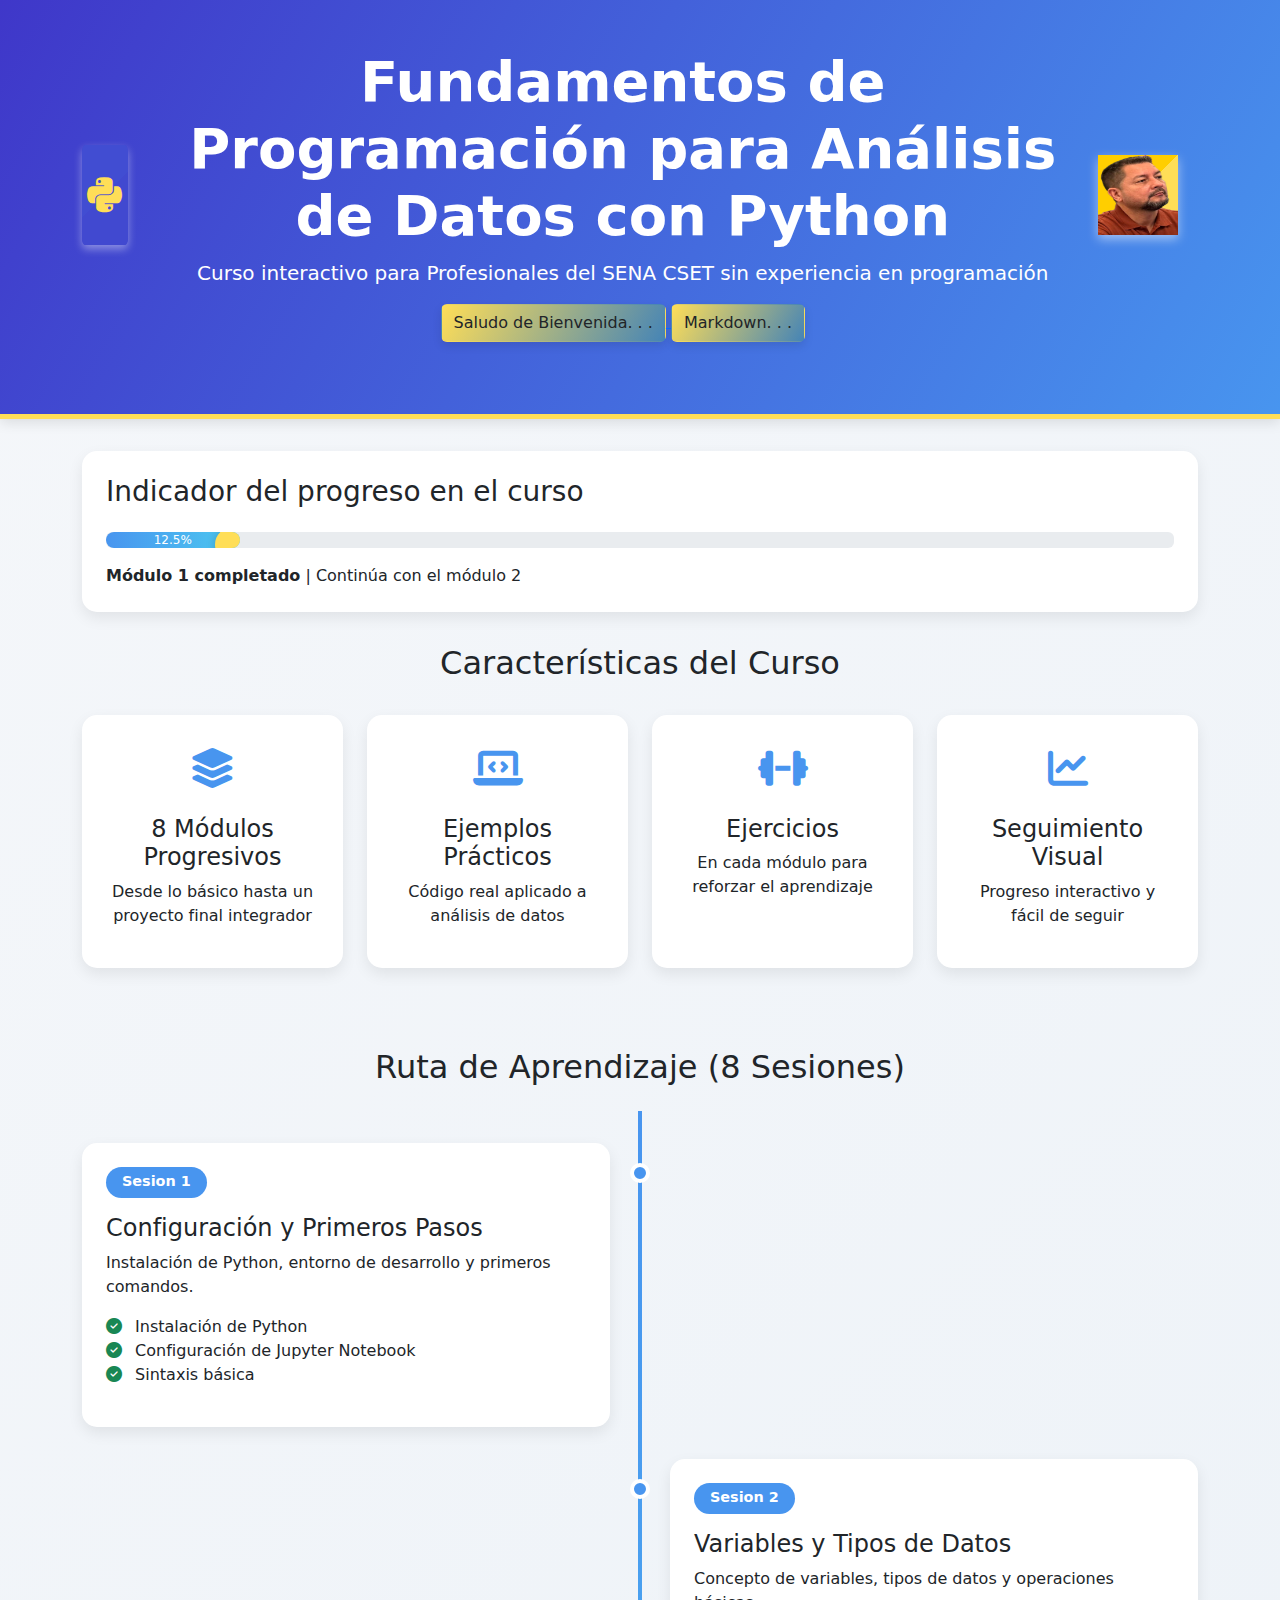
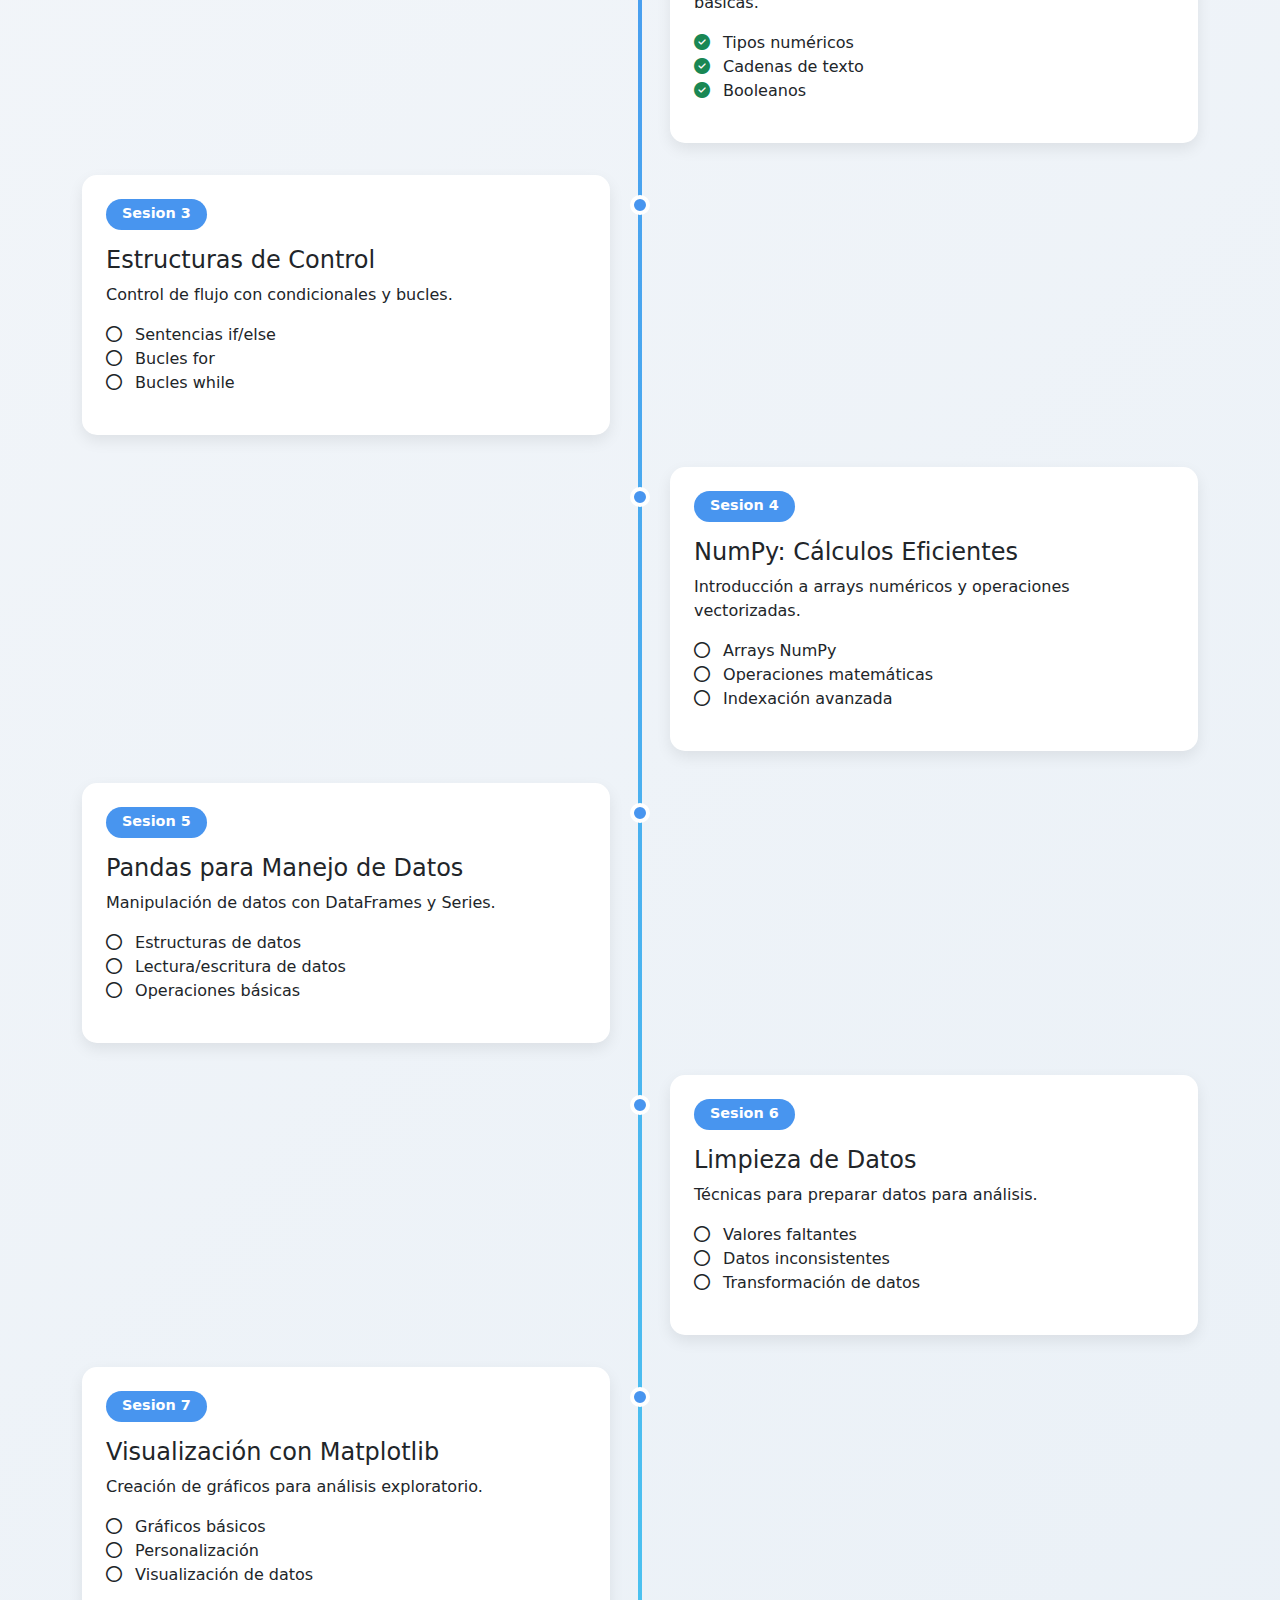
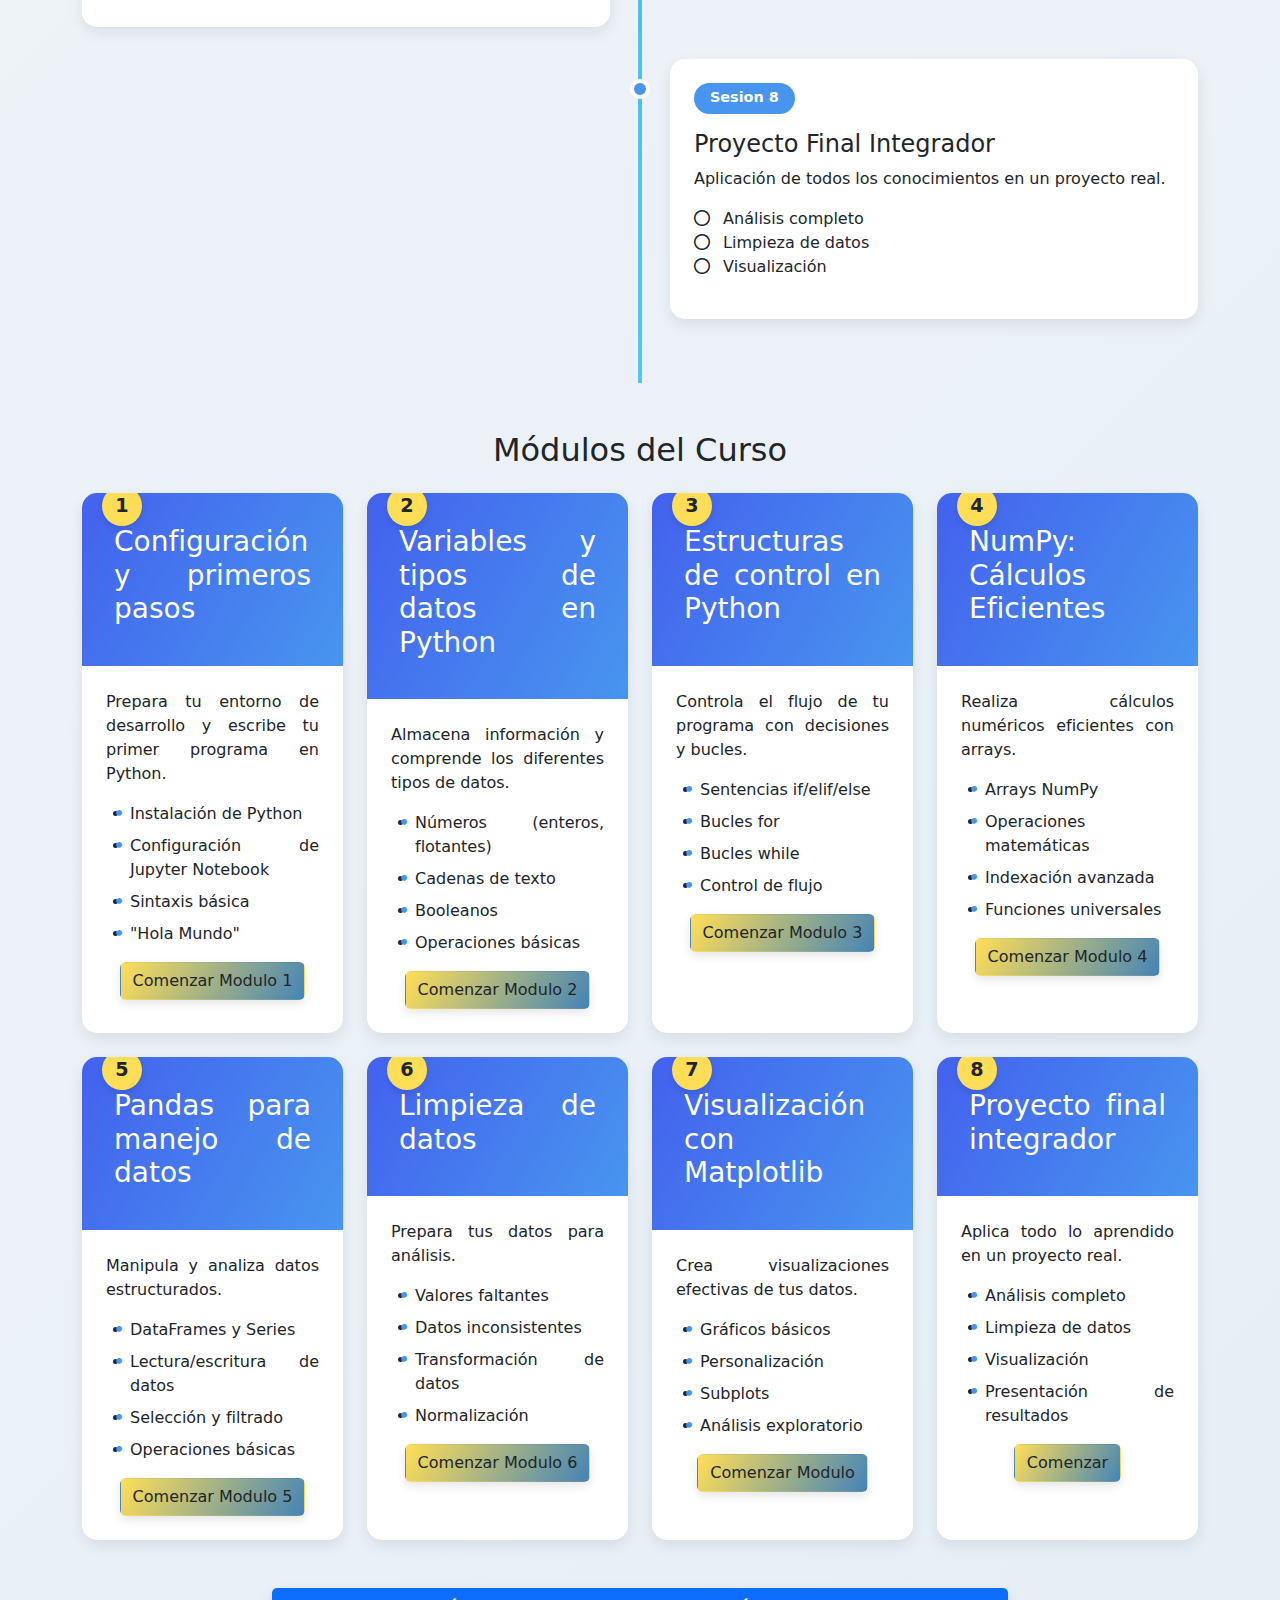
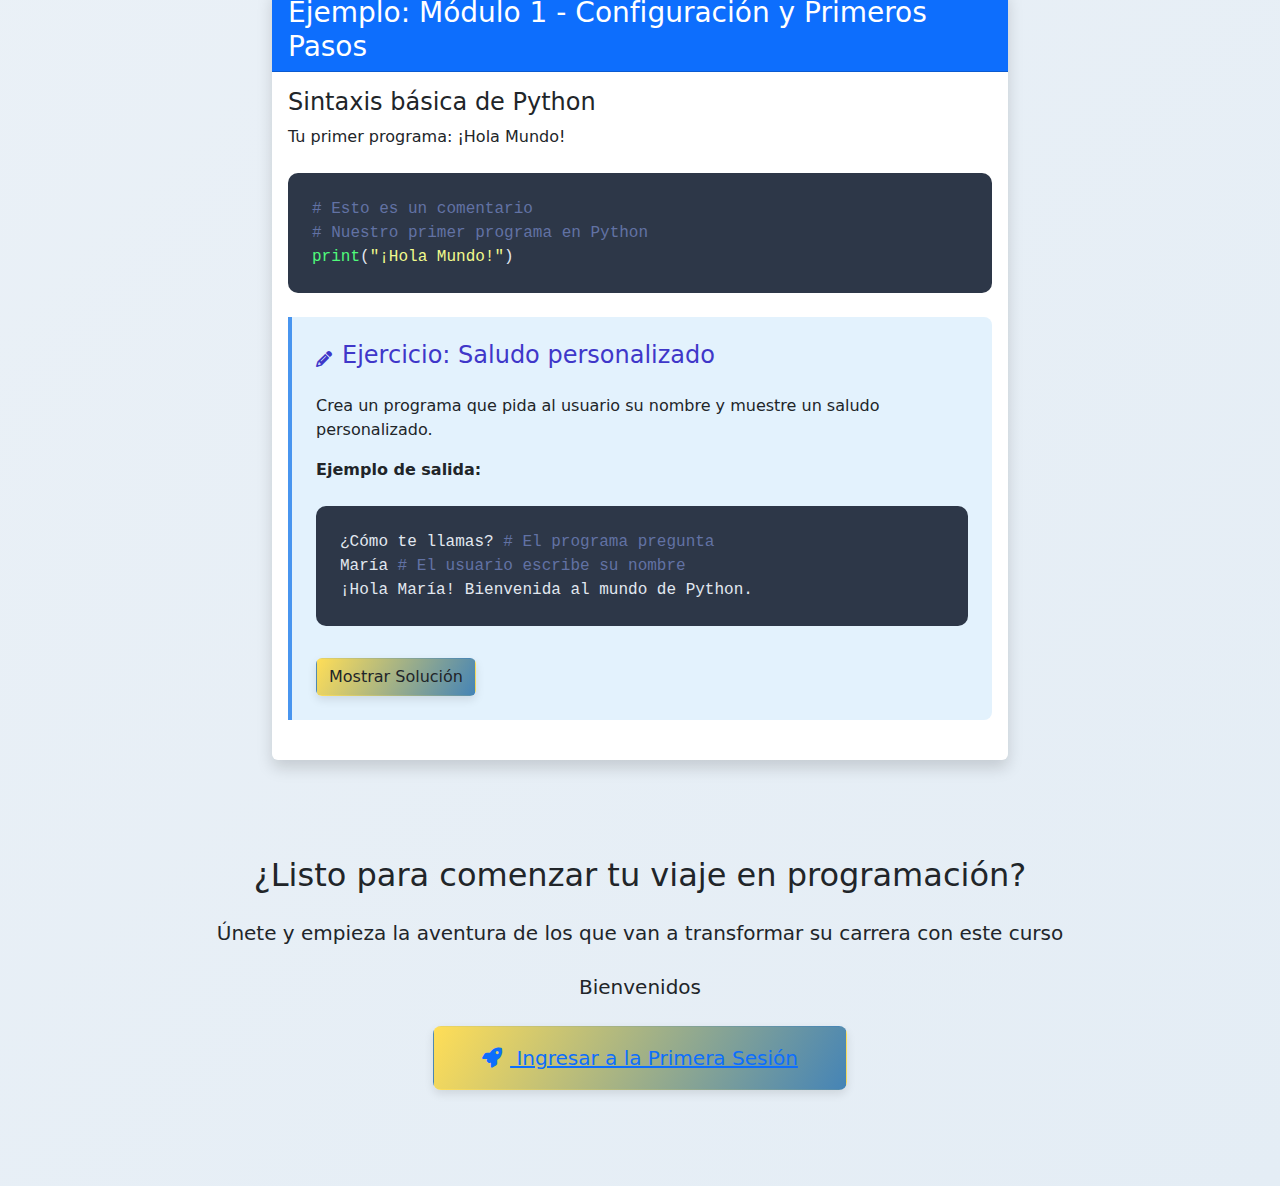
<file: index.html>
<!DOCTYPE html>
<html lang="es">
<head>
    <meta charset="UTF-8">
    <meta name="viewport" content="width=device-width, initial-scale=1.0">
    <link rel="shortcut icon" href="img/favicon.ico" type="image/vnd.microsoft.icon" id="favicon">
    <title>Fundamentos de Programación para Análisis de Datos con Python</title>
    <link rel="stylesheet" href="css/home.css">
    <link href="https://cdn.jsdelivr.net/npm/bootstrap@5.3.0/dist/css/bootstrap.min.css" rel="stylesheet">
    <link rel="stylesheet" href="https://cdnjs.cloudflare.com/ajax/libs/font-awesome/6.4.0/css/all.min.css">
</head>
<body>
    <!-- Encabezado -->
    <div class="header text-center">
        <div class="container">
            <div class="logo-container">
                <div class="python-logo">
                    <i class="fab fa-python"></i>
                </div>
                <div>
                    <h1 class="display-4 fw-bold">Fundamentos de Programación para Análisis de Datos con Python</h1>
                    <p class="lead">Curso interactivo para Profesionales del SENA CSET sin experiencia en programación</p>
                    <a href="Bienvenida.html">
                        <button class="btn btn-python">Saludo de Bienvenida. . .</button>
                    </a>
                    <a href="Markdown.html">
                        <button class="btn btn-python">Markdown. . .</button>
                    </a>
                </div>
                <div class="python-logo2">
                    <img src="img/jj.png" width="80" height="80" alt="JJ Lizcano">
                </div>                
            </div>
        </div>
    </div>

    <div class="container">
        <!-- Barra de progreso -->
        <div class="progress-container">
            <h3 class="mb-4">Indicador del progreso en el curso</h3>
            <div class="progress">
                <div class="progress-bar" role="progressbar" style="width: 12.5%;" aria-valuenow="12.5" aria-valuemin="0" aria-valuemax="100">12.5%</div>
            </div>
            <p class="mb-0"><strong>Módulo 1 completado</strong> | Continúa con el módulo 2</p>
        </div>

        <!-- Características principales -->
        <div class="row mb-5">
            <div class="col-12">
                <h2 class="text-center mb-4">Características del Curso</h2>
                <div class="features">
                    <div class="feature-card">
                        <div class="feature-icon">
                            <i class="fas fa-layer-group"></i>
                        </div>
                        <h4>8 Módulos Progresivos</h4>
                        <p>Desde lo básico hasta un proyecto final integrador</p>
                    </div>
                    <div class="feature-card">
                        <div class="feature-icon">
                            <i class="fas fa-laptop-code"></i>
                        </div>
                        <h4>Ejemplos Prácticos</h4>
                        <p>Código real aplicado a análisis de datos</p>
                    </div>
                    <div class="feature-card">
                        <div class="feature-icon">
                            <i class="fas fa-dumbbell"></i>
                        </div>
                        <h4>Ejercicios</h4>
                        <p>En cada módulo para reforzar el aprendizaje</p>
                    </div>
                    <div class="feature-card">
                        <div class="feature-icon">
                            <i class="fas fa-chart-line"></i>
                        </div>
                        <h4>Seguimiento Visual</h4>
                        <p>Progreso interactivo y fácil de seguir</p>
                    </div>
                </div>
            </div>
        </div>

        <!-- Ruta de aprendizaje -->
        <div class="row mb-5">
            <div class="col-12">
                <h2 class="text-center mb-4">Ruta de Aprendizaje (8 Sesiones)</h2>
                <div class="timeline">
                    <!-- Semana 1 -->
                    <div class="timeline-item timeline-left">
                        <div class="timeline-content">
                            <span class="week-tag">Sesion 1</span>
                            <h4>Configuración y Primeros Pasos</h4>
                            <p>Instalación de Python, entorno de desarrollo y primeros comandos.</p>
                            <ul class="list-unstyled">
                                <li><i class="fas fa-check-circle text-success me-2"></i> Instalación de Python</li>
                                <li><i class="fas fa-check-circle text-success me-2"></i> Configuración de Jupyter Notebook</li>
                                <li><i class="fas fa-check-circle text-success me-2"></i> Sintaxis básica</li>
                            </ul>
                        </div>
                    </div>
                    
                    <!-- Semana 2 -->
                    <div class="timeline-item timeline-right">
                        <div class="timeline-content">
                            <span class="week-tag">Sesion 2</span>
                            <h4>Variables y Tipos de Datos</h4>
                            <p>Concepto de variables, tipos de datos y operaciones básicas.</p>
                            <ul class="list-unstyled">
                                <li><i class="fas fa-check-circle text-success me-2"></i> Tipos numéricos</li>
                                <li><i class="fas fa-check-circle text-success me-2"></i> Cadenas de texto</li>
                                <li><i class="fas fa-check-circle text-success me-2"></i> Booleanos</li>
                            </ul>
                        </div>
                    </div>
                    
                    <!-- Semana 3 -->
                    <div class="timeline-item timeline-left">
                        <div class="timeline-content">
                            <span class="week-tag">Sesion 3</span>
                            <h4>Estructuras de Control</h4>
                            <p>Control de flujo con condicionales y bucles.</p>
                            <ul class="list-unstyled">
                                <li><i class="far fa-circle me-2"></i> Sentencias if/else</li>
                                <li><i class="far fa-circle me-2"></i> Bucles for</li>
                                <li><i class="far fa-circle me-2"></i> Bucles while</li>
                            </ul>
                        </div>
                    </div>
                    
                    <!-- Semana 4 -->
                    <div class="timeline-item timeline-right">
                        <div class="timeline-content">
                            <span class="week-tag">Sesion 4</span>
                            <h4>NumPy: Cálculos Eficientes</h4>
                            <p>Introducción a arrays numéricos y operaciones vectorizadas.</p>
                            <ul class="list-unstyled">
                                <li><i class="far fa-circle me-2"></i> Arrays NumPy</li>
                                <li><i class="far fa-circle me-2"></i> Operaciones matemáticas</li>
                                <li><i class="far fa-circle me-2"></i> Indexación avanzada</li>
                            </ul>
                        </div>
                    </div>
                    
                    <!-- Semana 5 -->
                    <div class="timeline-item timeline-left">
                        <div class="timeline-content">
                            <span class="week-tag">Sesion 5</span>
                            <h4>Pandas para Manejo de Datos</h4>
                            <p>Manipulación de datos con DataFrames y Series.</p>
                            <ul class="list-unstyled">
                                <li><i class="far fa-circle me-2"></i> Estructuras de datos</li>
                                <li><i class="far fa-circle me-2"></i> Lectura/escritura de datos</li>
                                <li><i class="far fa-circle me-2"></i> Operaciones básicas</li>
                            </ul>
                        </div>
                    </div>
                    
                    <!-- Semana 6 -->
                    <div class="timeline-item timeline-right">
                        <div class="timeline-content">
                            <span class="week-tag">Sesion 6</span>
                            <h4>Limpieza de Datos</h4>
                            <p>Técnicas para preparar datos para análisis.</p>
                            <ul class="list-unstyled">
                                <li><i class="far fa-circle me-2"></i> Valores faltantes</li>
                                <li><i class="far fa-circle me-2"></i> Datos inconsistentes</li>
                                <li><i class="far fa-circle me-2"></i> Transformación de datos</li>
                            </ul>
                        </div>
                    </div>
                    
                    <!-- Semana 7 -->
                    <div class="timeline-item timeline-left">
                        <div class="timeline-content">
                            <span class="week-tag">Sesion 7</span>
                            <h4>Visualización con Matplotlib</h4>
                            <p>Creación de gráficos para análisis exploratorio.</p>
                            <ul class="list-unstyled">
                                <li><i class="far fa-circle me-2"></i> Gráficos básicos</li>
                                <li><i class="far fa-circle me-2"></i> Personalización</li>
                                <li><i class="far fa-circle me-2"></i> Visualización de datos</li>
                            </ul>
                        </div>
                    </div>
                    
                    <!-- Semana 8 -->
                    <div class="timeline-item timeline-right">
                        <div class="timeline-content">
                            <span class="week-tag">Sesion 8</span>
                            <h4>Proyecto Final Integrador</h4>
                            <p>Aplicación de todos los conocimientos en un proyecto real.</p>
                            <ul class="list-unstyled">
                                <li><i class="far fa-circle me-2"></i> Análisis completo</li>
                                <li><i class="far fa-circle me-2"></i> Limpieza de datos</li>
                                <li><i class="far fa-circle me-2"></i> Visualización</li>
                            </ul>
                        </div>
                    </div>
                </div>
            </div>
        </div>

        <!-- Módulos del curso Módulos del curso Módulos del curso Módulos del curso -->
        <div class="row mb-5">
            <div class="col-12">
                <h2 class="text-center mb-4">Módulos del Curso</h2>
                <div class="row g-4">
                    <!-- Módulo 1 -->
                    <div class="col-md-6 col-lg-3">
                        <div class="module-card">
                            <div class="module-header">
                                <div class="module-number">1</div>
                                <h3>Configuración y primeros pasos</h3>
                            </div>
                            <div class="module-body">
                                <p>Prepara tu entorno de desarrollo y escribe tu primer programa en Python.</p>
                                <ul>
                                    <li>Instalación de Python</li>
                                    <li>Configuración de Jupyter Notebook</li>
                                    <li>Sintaxis básica</li>
                                    <li>"Hola Mundo"</li>
                                </ul>
                                <div class="text-center mt-3">
                                    <a href="Modulo_1.html" target="_blank"> 
                                    <button class="btn btn-python">Comenzar Modulo 1</button></a>
                                </div>
                            </div>
                        </div>
                    </div>
                    
                    <!-- Módulo 2 -->
                    <div class="col-md-6 col-lg-3">
                        <div class="module-card">
                            <div class="module-header">
                                <div class="module-number">2</div>
                                <h3>Variables y tipos de datos en Python</h3>
                            </div>
                            <div class="module-body">
                                <p>Almacena información y comprende los diferentes tipos de datos.</p>
                                <ul>
                                    <li>Números (enteros, flotantes)</li>
                                    <li>Cadenas de texto</li>
                                    <li>Booleanos</li>
                                    <li>Operaciones básicas</li>
                                </ul>
                                <div class="text-center mt-3">
                                    <a href="Modulo_2.html">
                                    <button class="btn btn-python">Comenzar Modulo 2</button></a>
                                </div>
                            </div>
                        </div>
                    </div>
                    
                    <!-- Módulo 3 -->
                    <div class="col-md-6 col-lg-3">
                        <div class="module-card">
                            <div class="module-header">
                                <div class="module-number">3</div>
                                <h3>Estructuras de control en Python</h3>
                            </div>
                            <div class="module-body">
                                <p>Controla el flujo de tu programa con decisiones y bucles.</p>
                                <ul>
                                    <li>Sentencias if/elif/else</li>
                                    <li>Bucles for</li>
                                    <li>Bucles while</li>
                                    <li>Control de flujo</li>
                                </ul>
                                <div class="text-center mt-3">
                                    <a href="Modulo_3.html"> 
                                        <button class="btn btn-python">Comenzar Modulo 3</button>
                                    </a>
                                </div>
                            </div>
                        </div>
                    </div>
                    
                    <!-- Módulo 4 -->
                    <div class="col-md-6 col-lg-3">
                        <div class="module-card">
                            <div class="module-header">
                                <div class="module-number">4</div>
                                <h3>NumPy: Cálculos Eficientes</h3>
                            </div>
                            <div class="module-body">
                                <p>Realiza cálculos numéricos eficientes con arrays.</p>
                                <ul>
                                    <li>Arrays NumPy</li>
                                    <li>Operaciones matemáticas</li>
                                    <li>Indexación avanzada</li>
                                    <li>Funciones universales</li>
                                </ul>
                                <div class="text-center mt-3">
                                    <a href="Modulo_4.html"> 
                                        <button class="btn btn-python">Comenzar Modulo 4</button>
                                    </a>
                                </div>
                            </div>
                        </div>
                    </div>
                    
                    <!-- Módulo 5 -->
                    <div class="col-md-6 col-lg-3">
                        <div class="module-card">
                            <div class="module-header">
                                <div class="module-number">5</div>
                                <h3>Pandas para manejo de datos</h3>
                            </div>
                            <div class="module-body">
                                <p>Manipula y analiza datos estructurados.</p>
                                <ul>
                                    <li>DataFrames y Series</li>
                                    <li>Lectura/escritura de datos</li>
                                    <li>Selección y filtrado</li>
                                    <li>Operaciones básicas</li>
                                </ul>
                                <div class="text-center mt-3">
                                    <a href="Modulo_5.html">
                                        <button class="btn btn-python">Comenzar Modulo 5</button>
                                    </a>
                                </div>
                            </div>
                        </div>
                    </div>
                    
                    <!-- Módulo 6 -->
                    <div class="col-md-6 col-lg-3">
                        <div class="module-card">
                            <div class="module-header">
                                <div class="module-number">6</div>
                                <h3>Limpieza de datos</h3>
                            </div>
                            <div class="module-body">
                                <p>Prepara tus datos para análisis.</p>
                                <ul>
                                    <li>Valores faltantes</li>
                                    <li>Datos inconsistentes</li>
                                    <li>Transformación de datos</li>
                                    <li>Normalización</li>
                                </ul>
                                <div class="text-center mt-3">
                                    <a href="Modulo_6.html">
                                        <button class="btn btn-python">Comenzar Modulo 6</button>
                                    </a>
                                </div>
                            </div>
                        </div>
                    </div>
                    
                    <!-- Módulo 7 -->
                    <div class="col-md-6 col-lg-3">
                        <div class="module-card">
                            <div class="module-header">
                                <div class="module-number">7</div>
                                <h3>Visualización con Matplotlib</h3>
                            </div>
                            <div class="module-body">
                                <p>Crea visualizaciones efectivas de tus datos.</p>
                                <ul>
                                    <li>Gráficos básicos</li>
                                    <li>Personalización</li>
                                    <li>Subplots</li>
                                    <li>Análisis exploratorio</li>
                                </ul>
                                <div class="text-center mt-3">
                                    <a href="Modulo_7.html" target="_blank">
                                        <button class="btn btn-python">Comenzar Modulo</button>
                                    </a>
                                </div>
                            </div>
                        </div>
                    </div>
                    
                    <!-- Módulo 8 -->
                    <div class="col-md-6 col-lg-3">
                        <div class="module-card">
                            <div class="module-header">
                                <div class="module-number">8</div>
                                <h3>Proyecto final integrador</h3>
                            </div>
                            <div class="module-body">
                                <p>Aplica todo lo aprendido en un proyecto real.</p>
                                <ul>
                                    <li>Análisis completo</li>
                                    <li>Limpieza de datos</li>
                                    <li>Visualización</li>
                                    <li>Presentación de resultados</li>
                                </ul>
                                <div class="text-center mt-3">
                                    <button class="btn btn-python">Comenzar</button>
                                </div>
                            </div>
                        </div>
                    </div>
                </div>
            </div>
        </div>

        <!-- Ejemplo de contenido -->
        <div class="row mb-5">
            <div class="col-lg-8 mx-auto">
                <div class="card border-0 shadow">
                    <div class="card-header bg-primary text-white">
                        <h3 class="mb-0">Ejemplo: Módulo 1 - Configuración y Primeros Pasos</h3>
                    </div>
                    <div class="card-body">
                        <h4>Sintaxis básica de Python</h4>
                        <p>Tu primer programa: ¡Hola Mundo!</p>
                        <div class="code-block">
                            <span class="code-comment"># Esto es un comentario</span><br>
                            <span class="code-comment"># Nuestro primer programa en Python</span><br>
                            <span class="code-function">print</span>(<span class="code-string">"¡Hola Mundo!"</span>)
                        </div>                   
                        <div class="exercise">
                            <div class="exercise-title">
                                <i class="fas fa-pencil-alt"></i>
                                <h4>Ejercicio: Saludo personalizado</h4>
                            </div>
                            <p>Crea un programa que pida al usuario su nombre y muestre un saludo personalizado.</p>
                            <p><strong>Ejemplo de salida:</strong></p>
                            <div class="code-block">
                                        ¿Cómo te llamas? <span class="code-comment"># El programa pregunta</span><br>
                                        María <span class="code-comment"># El usuario escribe su nombre</span><br>
                                        ¡Hola María! Bienvenida al mundo de Python.
                                    </div>    
                            <button class="btn btn-python mt-2">Mostrar Solución</button>
                        </div>
                    </div>
                </div>
            </div>
        </div>
        <!-- Llamada a la acción -->
        <div class="row">
            <div class="col-12 text-center py-5">
                <h2 class="mb-4">¿Listo para comenzar tu viaje en programación?</h2>
                <p class="lead mb-4">Únete y empieza la aventura de los que van a transformar su carrera con este curso</p>
                <p class="lead mb-4"> Bienvenidos </p>
                <button class="btn btn-python btn-lg px-5 py-3">
                    <a href="Modulo_1.html">
                        <i class="fas fa-rocket me-2"></i> Ingresar a la Primera Sesión
                    </a>
                </button>
            </div>
        </div> 
    </div>

    <script src="https://cdn.jsdelivr.net/npm/bootstrap@5.3.0/dist/js/bootstrap.bundle.min.js"></script>
    <script src="js/home.js"></script>
</body>
</html>
</file>
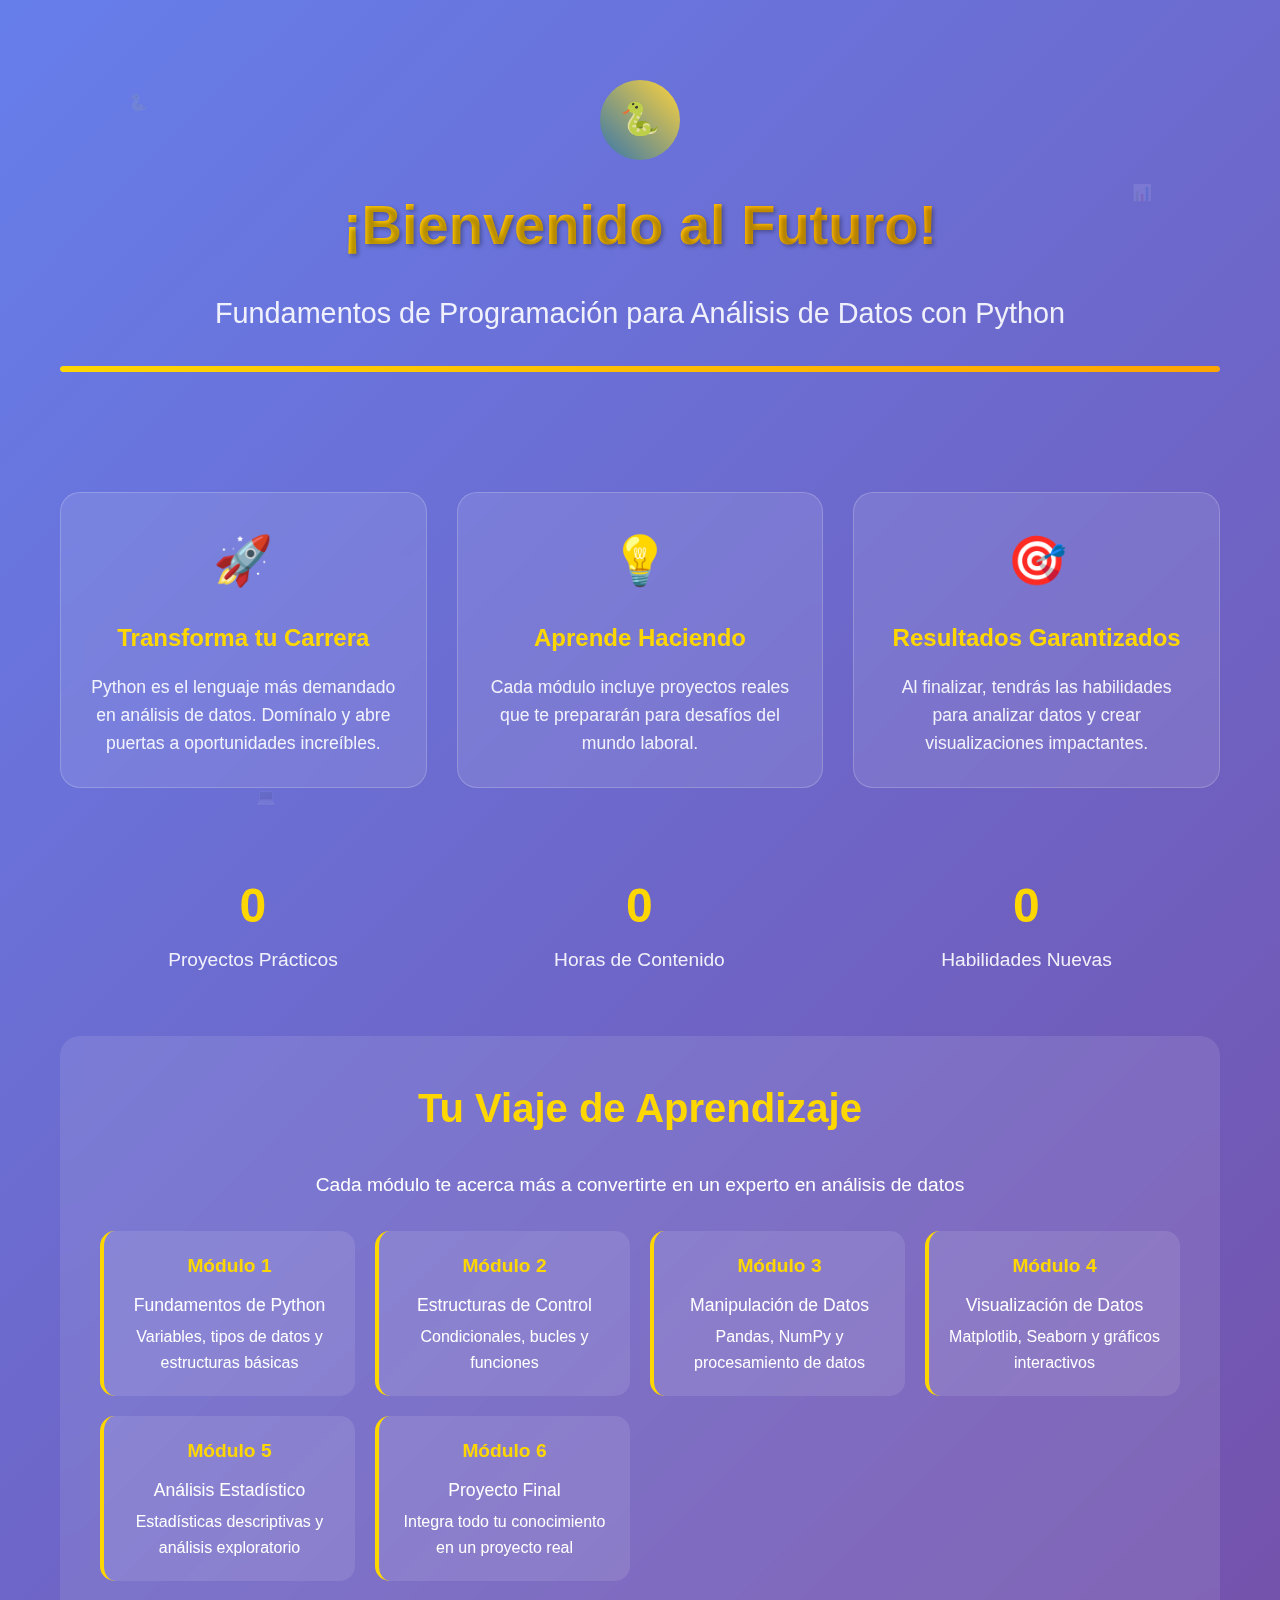
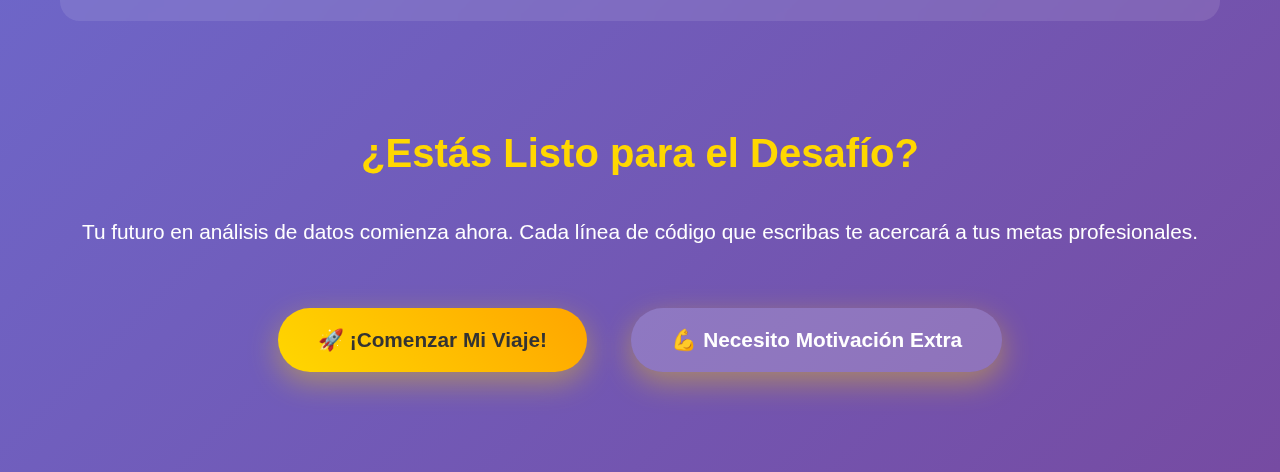
<file: Bienvenida.html>
<!DOCTYPE html>
<html lang="es">
<head>
    <meta charset="UTF-8">
    <meta name="viewport" content="width=device-width, initial-scale=1.0">
    <link rel="shortcut icon" href="img/favicon.ico" type="image/vnd.microsoft.icon" id="favicon">    
    <title>Bienvenida - Fundamentos de Programación con Python</title>
    <link rel="stylesheet" href="css/bien.css">
</head>
<body>
    <div class="floating-elements">
        <div class="floating-element">🐍</div>
        <div class="floating-element">📊</div>
        <div class="floating-element">💻</div>
        <div class="floating-element">🚀</div>
    </div>

    <div class="container">
        <header class="welcome-header">
            <div class="python-logo">🐍</div>
            <h1>¡Bienvenido al Futuro!</h1>
            <p class="subtitle">Fundamentos de Programación para Análisis de Datos con Python</p>
            <div class="progress-bar">
                <div class="progress-fill"></div>
            </div>
        </header>

        <section class="motivation-section">
            <div class="motivation-card" onclick="animateCard(this)">
                <span class="card-icon">🚀</span>
                <h3 class="card-title">Transforma tu Carrera</h3>
                <p class="card-description">Python es el lenguaje más demandado en análisis de datos. Domínalo y abre puertas a oportunidades increíbles.</p>
            </div>

            <div class="motivation-card" onclick="animateCard(this)">
                <span class="card-icon">💡</span>
                <h3 class="card-title">Aprende Haciendo</h3>
                <p class="card-description">Cada módulo incluye proyectos reales que te prepararán para desafíos del mundo laboral.</p>
            </div>

            <div class="motivation-card" onclick="animateCard(this)">
                <span class="card-icon">🎯</span>
                <h3 class="card-title">Resultados Garantizados</h3>
                <p class="card-description">Al finalizar, tendrás las habilidades para analizar datos y crear visualizaciones impactantes.</p>
            </div>
        </section>

        <section class="stats-section">
            <div class="stat-item">
                <span class="stat-number" id="projects">0</span>
                <span class="stat-label">Proyectos Prácticos</span>
            </div>
            <div class="stat-item">
                <span class="stat-number" id="hours">0</span>
                <span class="stat-label">Horas de Contenido</span>
            </div>
            <div class="stat-item">
                <span class="stat-number" id="skills">0</span>
                <span class="stat-label">Habilidades Nuevas</span>
            </div>
        </section>

        <section class="modules-preview">
            <h2 class="modules-title">Tu Viaje de Aprendizaje</h2>
            <p style="font-size: 1.2rem; margin-bottom: 20px;">Cada módulo te acerca más a convertirte en un experto en análisis de datos</p>
            
            <div class="modules-grid">
                <div class="module-item" onclick="highlightModule(this)">
                    <div class="module-number">Módulo 1</div>
                    <div class="module-title">Fundamentos de Python</div>
                    <p>Variables, tipos de datos y estructuras básicas</p>
                </div>
                
                <div class="module-item" onclick="highlightModule(this)">
                    <div class="module-number">Módulo 2</div>
                    <div class="module-title">Estructuras de Control</div>
                    <p>Condicionales, bucles y funciones</p>
                </div>
                
                <div class="module-item" onclick="highlightModule(this)">
                    <div class="module-number">Módulo 3</div>
                    <div class="module-title">Manipulación de Datos</div>
                    <p>Pandas, NumPy y procesamiento de datos</p>
                </div>
                
                <div class="module-item" onclick="highlightModule(this)">
                    <div class="module-number">Módulo 4</div>
                    <div class="module-title">Visualización de Datos</div>
                    <p>Matplotlib, Seaborn y gráficos interactivos</p>
                </div>
                
                <div class="module-item" onclick="highlightModule(this)">
                    <div class="module-number">Módulo 5</div>
                    <div class="module-title">Análisis Estadístico</div>
                    <p>Estadísticas descriptivas y análisis exploratorio</p>
                </div>
                
                <div class="module-item" onclick="highlightModule(this)">
                    <div class="module-number">Módulo 6</div>
                    <div class="module-title">Proyecto Final</div>
                    <p>Integra todo tu conocimiento en un proyecto real</p>
                </div>
            </div>
        </section>

        <section class="cta-section">
            <h2 style="font-size: 2.5rem; margin-bottom: 30px; color: #FFD700;">¿Estás Listo para el Desafío?</h2>
            <p style="font-size: 1.3rem; margin-bottom: 40px;">Tu futuro en análisis de datos comienza ahora. Cada línea de código que escribas te acercará a tus metas profesionales.</p>
            
            <button class="cta-button" onclick="startJourney()">
                🚀 ¡Comenzar Mi Viaje!
            </button>
            
            <button class="cta-button" onclick="showMotivation()" style="background: rgba(255,255,255,0.2); color: white;">
                💪 Necesito Motivación Extra
            </button>
        </section>
    </div>

    <script>
        // Animación de contadores
        function animateCounter(element, target, duration = 2000) {
            const start = 0;
            const increment = target / (duration / 16);
            let current = start;
            
            const timer = setInterval(() => {
                current += increment;
                if (current >= target) {
                    current = target;
                    clearInterval(timer);
                }
                element.textContent = Math.floor(current);
            }, 16);
        }

        // Inicializar contadores
        setTimeout(() => {
            animateCounter(document.getElementById('projects'), 12);
            animateCounter(document.getElementById('hours'), 40);
            animateCounter(document.getElementById('skills'), 25);
        }, 1000);

        // Animación de tarjetas
        function animateCard(card) {
            card.style.transform = 'scale(1.05) rotateY(10deg)';
            card.style.background = 'rgba(255, 215, 0, 0.2)';
            
            setTimeout(() => {
                card.style.transform = '';
                card.style.background = 'rgba(255, 255, 255, 0.1)';
            }, 300);
        }

        // Destacar módulos
        function highlightModule(module) {
            // Remover highlight de otros módulos
            document.querySelectorAll('.module-item').forEach(item => {
                item.style.background = 'rgba(255, 255, 255, 0.1)';
                item.style.borderLeft = '4px solid #FFD700';
            });
            
            // Destacar el módulo seleccionado
            module.style.background = 'rgba(255, 215, 0, 0.3)';
            module.style.borderLeft = '4px solid #FFA500';
            
            // Crear efecto de ondas
            const ripple = document.createElement('div');
            ripple.style.position = 'absolute';
            ripple.style.width = '100px';
            ripple.style.height = '100px';
            ripple.style.background = 'rgba(255, 215, 0, 0.3)';
            ripple.style.borderRadius = '50%';
            ripple.style.transform = 'scale(0)';
            ripple.style.animation = 'ripple 0.6s linear';
            
            module.style.position = 'relative';
            module.style.overflow = 'hidden';
            module.appendChild(ripple);
            
            setTimeout(() => {
                ripple.remove();
            }, 600);
        }

        // Función para comenzar el viaje
        function startJourney() {
            const button = event.target;
            button.style.transform = 'scale(1.1)';
            button.innerHTML = '✨ ¡Iniciando tu Aventura!';
            
            // Crear confetti
            createConfetti();
            
        setTimeout(() => {
            button.style.transform = '';
            button.innerHTML = '🎯 ¡Directo al Módulo 1!';
            
            // Nuevo setTimeout para la redirección
            setTimeout(() => {
                window.location.href = 'Modulo_1.html';
            }, 500); // 500 ms después de cambiar el botón (0.5 segundos extra)
        }, 3000);
        }

        // Mostrar motivación extra
        function showMotivation() {
            const motivationalQuotes = [
                "💪 'El éxito es la suma de pequeños esfuerzos repetidos día tras día.'",
                "🌟 'Cada experto fue una vez un principiante.'",
                "🚀 'El futuro pertenece a quienes se preparan para él hoy.'",
                "🎯 'Tu única limitación es tu mentalidad.'",
                "💡 'Aprende como si fueras a vivir para siempre.'"
            ];
            
            const randomQuote = motivationalQuotes[Math.floor(Math.random() * motivationalQuotes.length)];
            
            // Crear modal de motivación
            const modal = document.createElement('div');
            modal.style.cssText = `
                position: fixed;
                top: 0;
                left: 0;
                width: 100%;
                height: 100%;
                background: rgba(0,0,0,0.8);
                display: flex;
                align-items: center;
                justify-content: center;
                z-index: 1000;
                animation: fadeIn 0.5s ease;
            `;
            
            modal.innerHTML = `
                <div style="
                    background: linear-gradient(135deg, #667eea 0%, #764ba2 100%);
                    padding: 40px;
                    border-radius: 20px;
                    text-align: center;
                    max-width: 500px;
                    color: white;
                    box-shadow: 0 20px 40px rgba(0,0,0,0.3);
                ">
                    <h2 style="margin-bottom: 20px; color: #FFD700;">¡Tú Puedes Lograrlo!</h2>
                    <p style="font-size: 1.3rem; margin-bottom: 30px;">${randomQuote}</p>
                    <button onclick="this.parentElement.parentElement.remove()" style="
                        background: linear-gradient(45deg, #FFD700, #FFA500);
                        color: #333;
                        padding: 15px 30px;
                        border: none;
                        border-radius: 25px;
                        font-size: 1.1rem;
                        font-weight: bold;
                        cursor: pointer;
                    ">¡Entendido! 💪</button>
                </div>
            `;
            
            document.body.appendChild(modal);
        }

        // Crear efecto confetti
        function createConfetti() {
            const colors = ['#FFD700', '#FFA500', '#FF6347', '#32CD32', '#1E90FF'];
            
            for (let i = 0; i < 50; i++) {
                const confetti = document.createElement('div');
                confetti.style.cssText = `
                    position: fixed;
                    width: 10px;
                    height: 10px;
                    background: ${colors[Math.floor(Math.random() * colors.length)]};
                    left: ${Math.random() * 100}%;
                    top: -10px;
                    border-radius: 50%;
                    pointer-events: none;
                    z-index: 1000;
                    animation: fall ${Math.random() * 3 + 2}s linear forwards;
                `;
                
                document.body.appendChild(confetti);
                
                setTimeout(() => {
                    confetti.remove();
                }, 5000);
            }
        }

        // Añadir estilos de animación
        const style = document.createElement('style');
        style.textContent = `
            @keyframes fadeIn {
                from { opacity: 0; }
                to { opacity: 1; }
            }
            
            @keyframes ripple {
                from { transform: scale(0); opacity: 1; }
                to { transform: scale(4); opacity: 0; }
            }
            
            @keyframes fall {
                from { transform: translateY(-100vh) rotate(0deg); }
                to { transform: translateY(100vh) rotate(360deg); }
            }
        `;
        document.head.appendChild(style);

        // Añadir efectos de sonido simulados con vibración (en dispositivos móviles)
        function playFeedback() {
            if (navigator.vibrate) {
                navigator.vibrate(50);
            }
        }

        // Añadir feedback táctil a los botones
        document.querySelectorAll('button, .motivation-card, .module-item').forEach(element => {
            element.addEventListener('click', playFeedback);
        });
    </script>
</body>
</html>
</file>
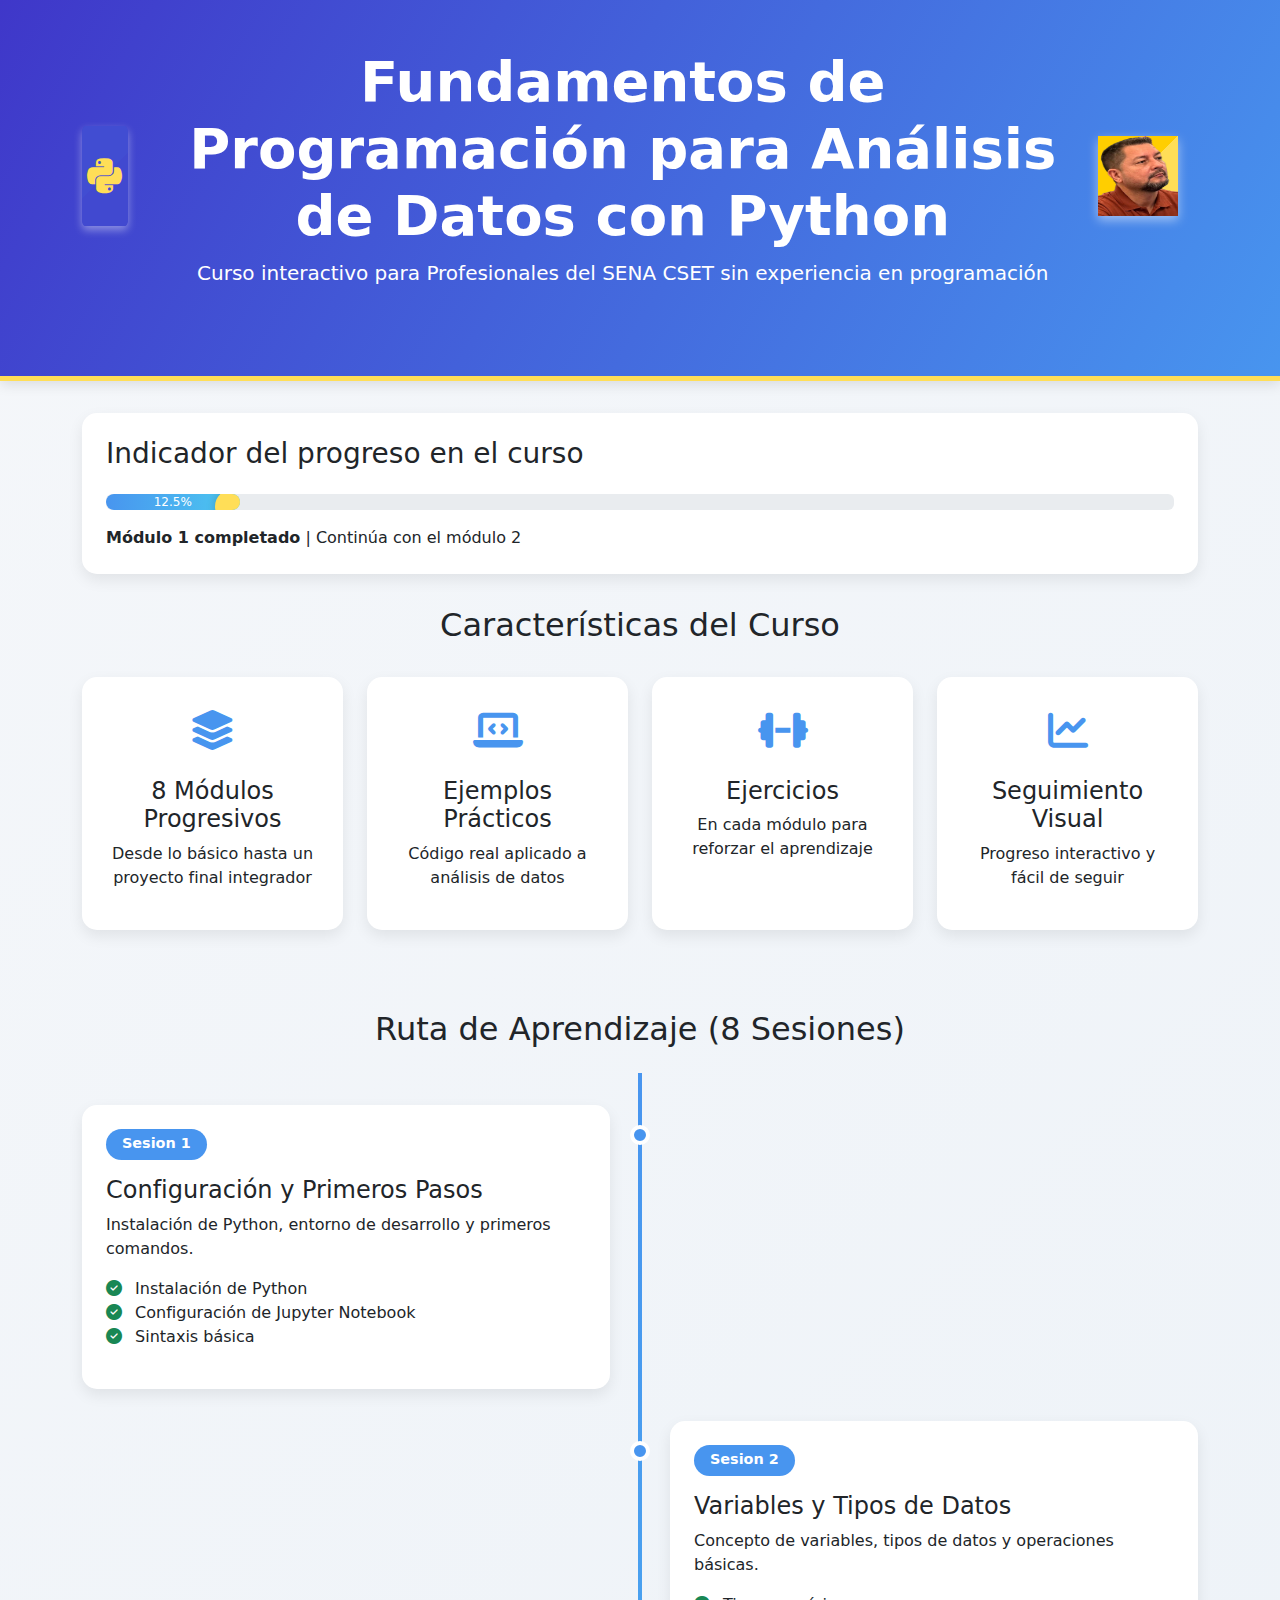
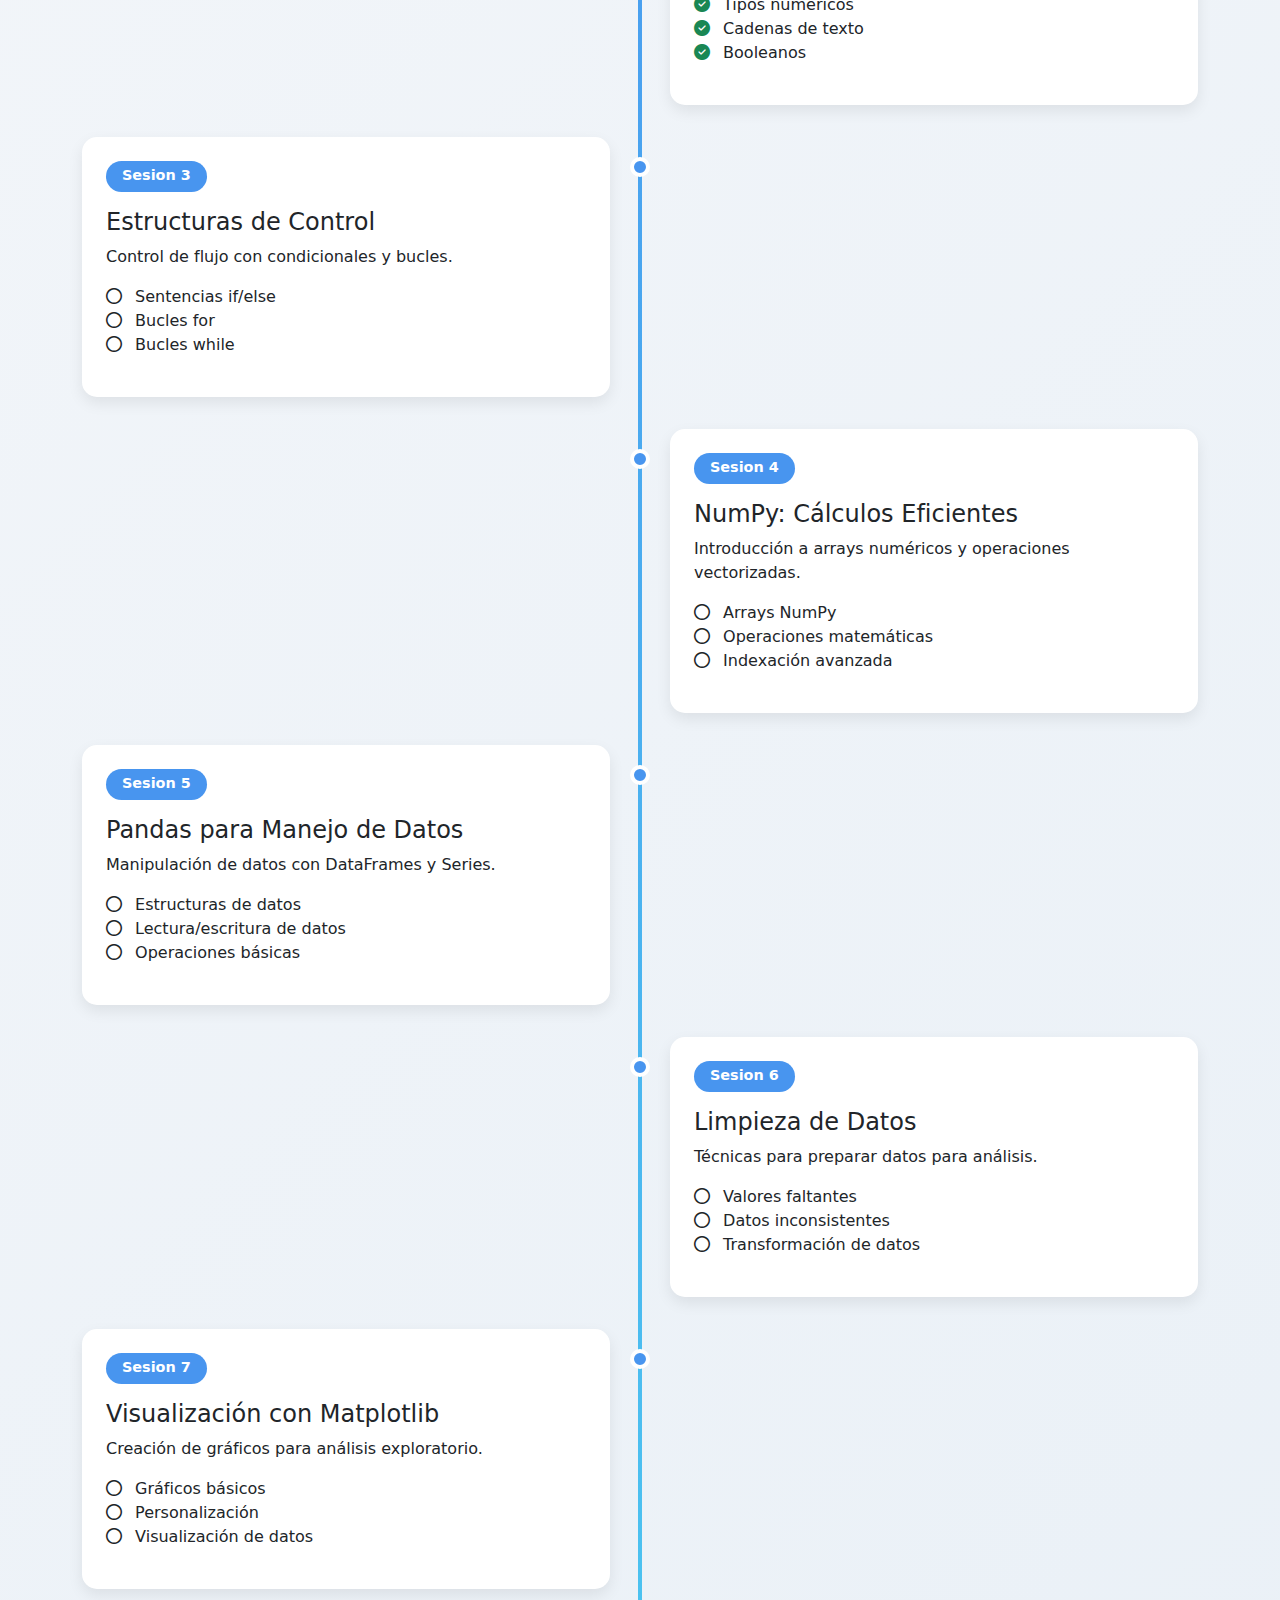
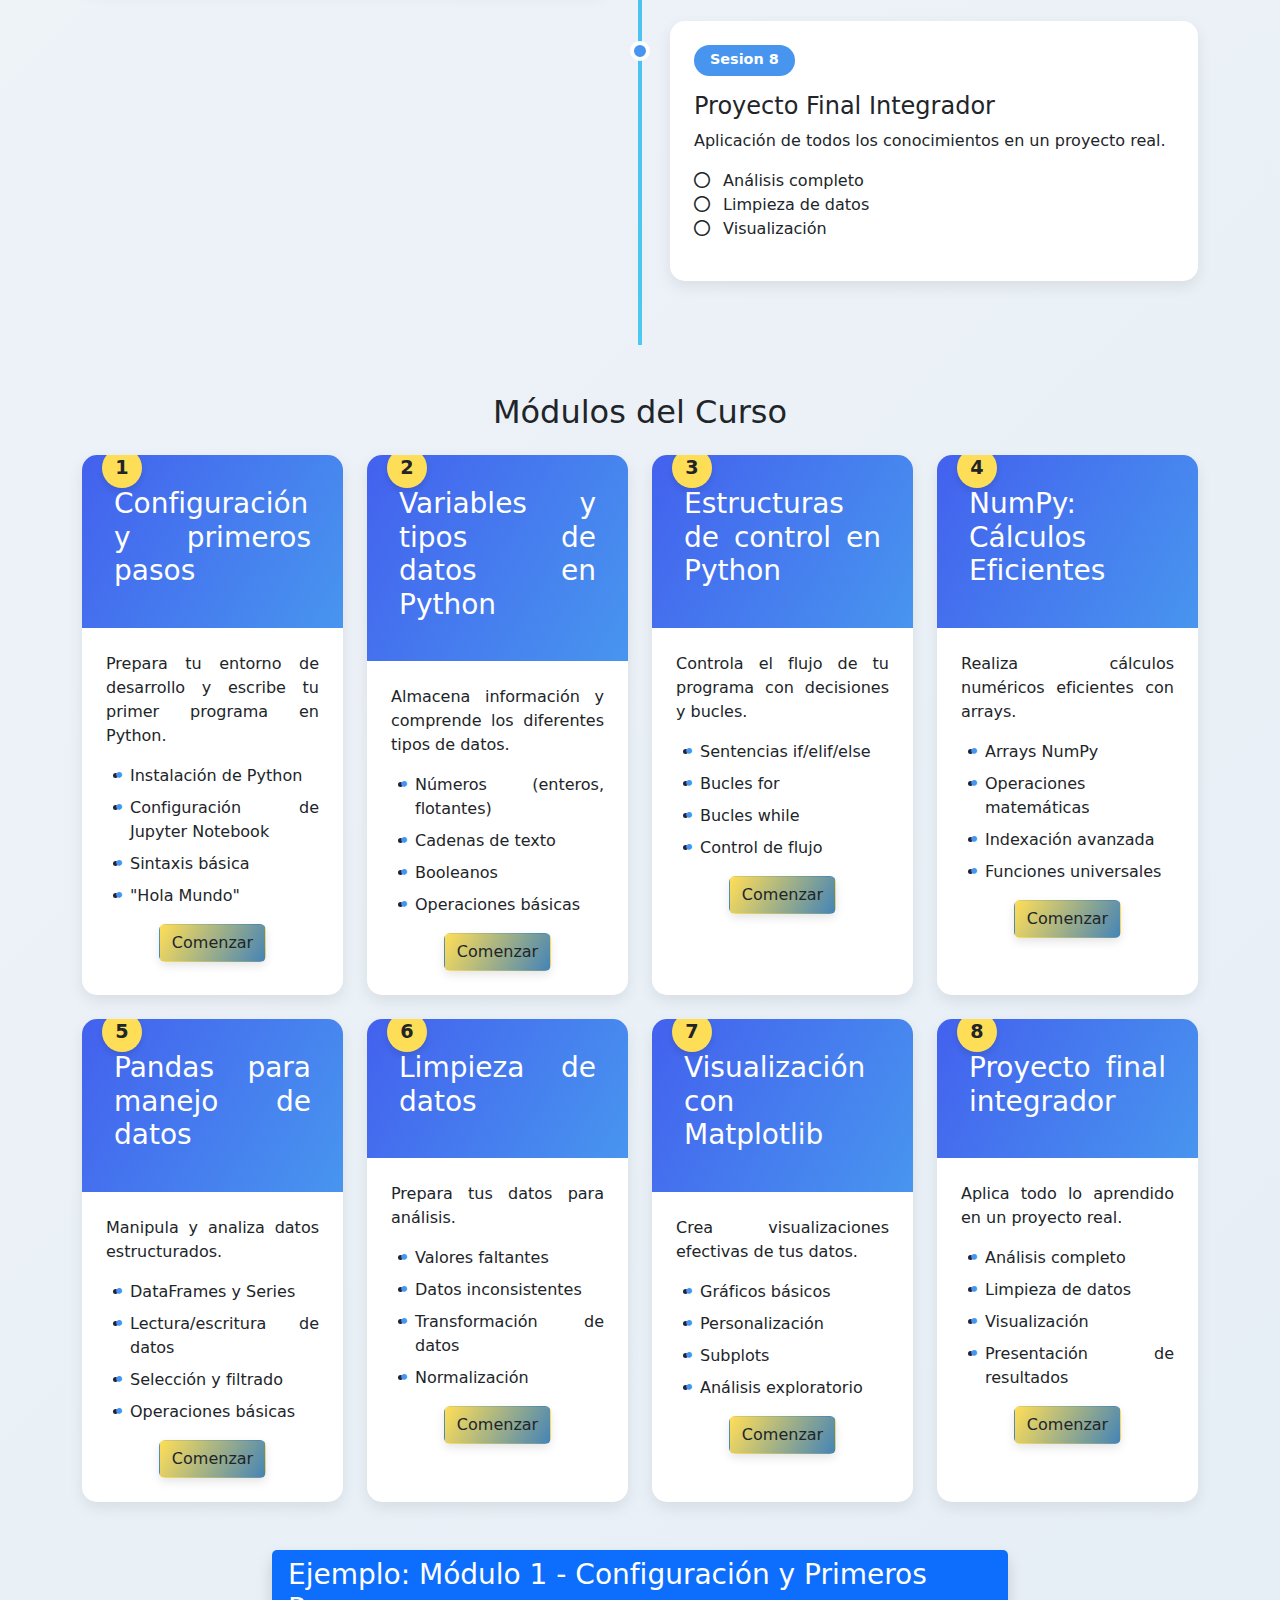
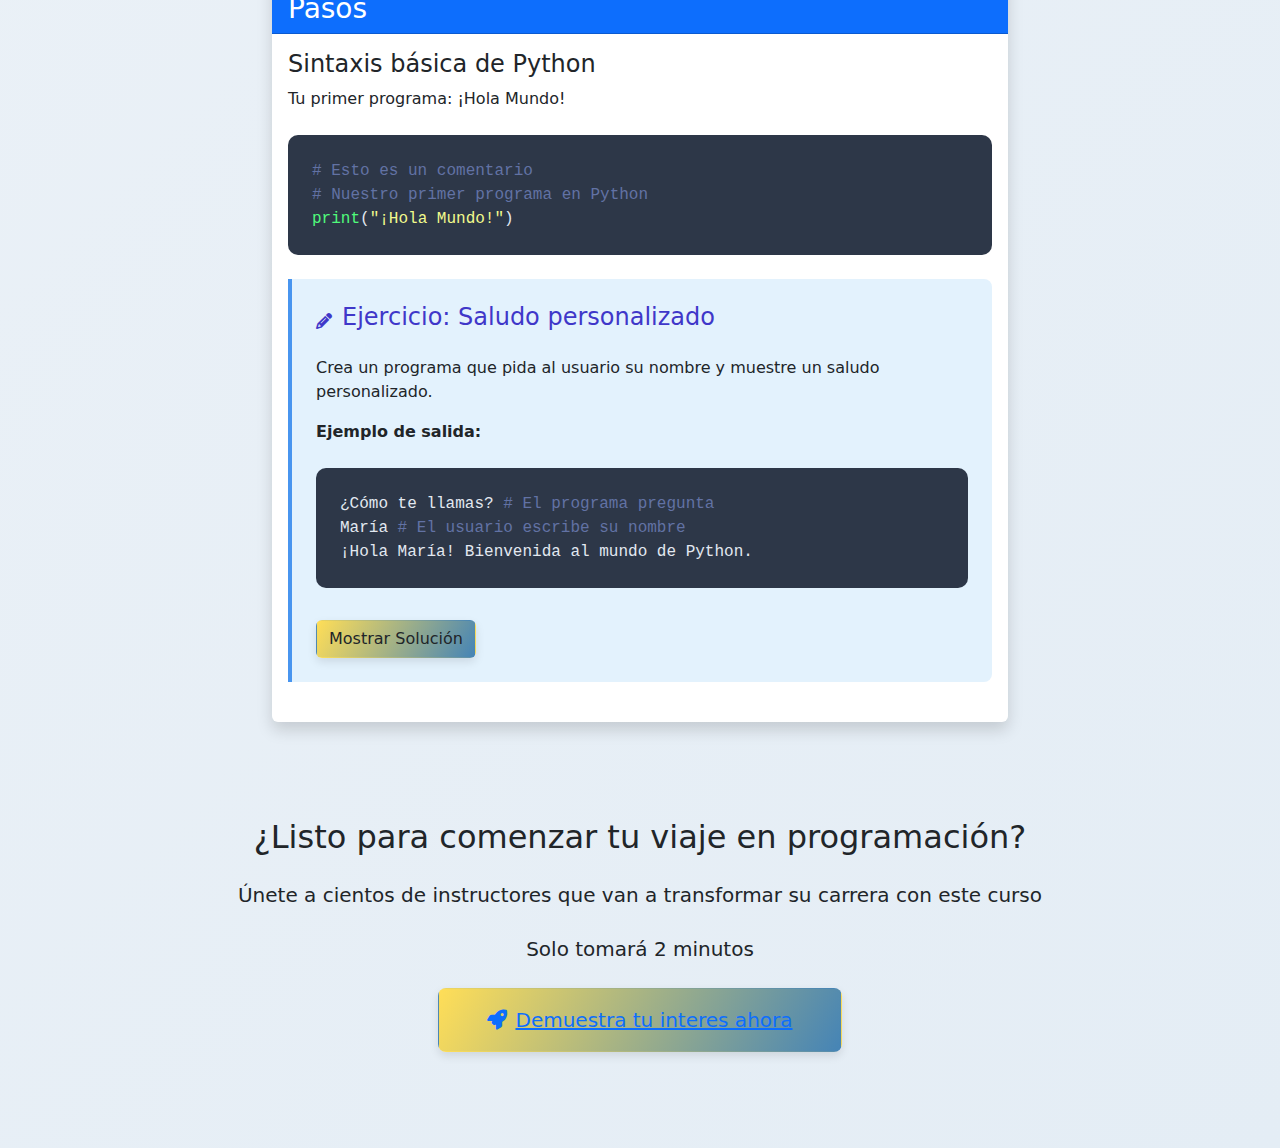
<file: Curso FunProgPython.html>
<!DOCTYPE html>
<html lang="es">
<head>
    <meta charset="UTF-8">
    <meta name="viewport" content="width=device-width, initial-scale=1.0">
    <link rel="shortcut icon" href="img/favicon.ico" type="image/vnd.microsoft.icon" id="favicon">
    <title>Fundamentos de Programación para Análisis de Datos con Python</title>
    <link rel="stylesheet" href="css/home.css">
    <link href="https://cdn.jsdelivr.net/npm/bootstrap@5.3.0/dist/css/bootstrap.min.css" rel="stylesheet">
    <link rel="stylesheet" href="https://cdnjs.cloudflare.com/ajax/libs/font-awesome/6.4.0/css/all.min.css">
</head>
<body>
    <!-- Encabezado -->
    <div class="header text-center">
        <div class="container">
            <div class="logo-container">
                <div class="python-logo">
                    <i class="fab fa-python"></i>
                </div>
                <div>
                    <h1 class="display-4 fw-bold">Fundamentos de Programación para Análisis de Datos con Python</h1>
                    <p class="lead">Curso interactivo para Profesionales del SENA CSET sin experiencia en programación</p>
                </div>
                <div class="python-logo2">
                    <img src="img/jj.png" width="80" height="80" alt="JJ Lizcano">
                </div>                
            </div>
        </div>
    </div>

    <div class="container">
        <!-- Barra de progreso -->
        <div class="progress-container">
            <h3 class="mb-4">Indicador del progreso en el curso</h3>
            <div class="progress">
                <div class="progress-bar" role="progressbar" style="width: 12.5%;" aria-valuenow="12.5" aria-valuemin="0" aria-valuemax="100">12.5%</div>
            </div>
            <p class="mb-0"><strong>Módulo 1 completado</strong> | Continúa con el módulo 2</p>
        </div>

        <!-- Características principales -->
        <div class="row mb-5">
            <div class="col-12">
                <h2 class="text-center mb-4">Características del Curso</h2>
                <div class="features">
                    <div class="feature-card">
                        <div class="feature-icon">
                            <i class="fas fa-layer-group"></i>
                        </div>
                        <h4>8 Módulos Progresivos</h4>
                        <p>Desde lo básico hasta un proyecto final integrador</p>
                    </div>
                    <div class="feature-card">
                        <div class="feature-icon">
                            <i class="fas fa-laptop-code"></i>
                        </div>
                        <h4>Ejemplos Prácticos</h4>
                        <p>Código real aplicado a análisis de datos</p>
                    </div>
                    <div class="feature-card">
                        <div class="feature-icon">
                            <i class="fas fa-dumbbell"></i>
                        </div>
                        <h4>Ejercicios</h4>
                        <p>En cada módulo para reforzar el aprendizaje</p>
                    </div>
                    <div class="feature-card">
                        <div class="feature-icon">
                            <i class="fas fa-chart-line"></i>
                        </div>
                        <h4>Seguimiento Visual</h4>
                        <p>Progreso interactivo y fácil de seguir</p>
                    </div>
                </div>
            </div>
        </div>

        <!-- Ruta de aprendizaje -->
        <div class="row mb-5">
            <div class="col-12">
                <h2 class="text-center mb-4">Ruta de Aprendizaje (8 Sesiones)</h2>
                <div class="timeline">
                    <!-- Semana 1 -->
                    <div class="timeline-item timeline-left">
                        <div class="timeline-content">
                            <span class="week-tag">Sesion 1</span>
                            <h4>Configuración y Primeros Pasos</h4>
                            <p>Instalación de Python, entorno de desarrollo y primeros comandos.</p>
                            <ul class="list-unstyled">
                                <li><i class="fas fa-check-circle text-success me-2"></i> Instalación de Python</li>
                                <li><i class="fas fa-check-circle text-success me-2"></i> Configuración de Jupyter Notebook</li>
                                <li><i class="fas fa-check-circle text-success me-2"></i> Sintaxis básica</li>
                            </ul>
                        </div>
                    </div>
                    
                    <!-- Semana 2 -->
                    <div class="timeline-item timeline-right">
                        <div class="timeline-content">
                            <span class="week-tag">Sesion 2</span>
                            <h4>Variables y Tipos de Datos</h4>
                            <p>Concepto de variables, tipos de datos y operaciones básicas.</p>
                            <ul class="list-unstyled">
                                <li><i class="fas fa-check-circle text-success me-2"></i> Tipos numéricos</li>
                                <li><i class="fas fa-check-circle text-success me-2"></i> Cadenas de texto</li>
                                <li><i class="fas fa-check-circle text-success me-2"></i> Booleanos</li>
                            </ul>
                        </div>
                    </div>
                    
                    <!-- Semana 3 -->
                    <div class="timeline-item timeline-left">
                        <div class="timeline-content">
                            <span class="week-tag">Sesion 3</span>
                            <h4>Estructuras de Control</h4>
                            <p>Control de flujo con condicionales y bucles.</p>
                            <ul class="list-unstyled">
                                <li><i class="far fa-circle me-2"></i> Sentencias if/else</li>
                                <li><i class="far fa-circle me-2"></i> Bucles for</li>
                                <li><i class="far fa-circle me-2"></i> Bucles while</li>
                            </ul>
                        </div>
                    </div>
                    
                    <!-- Semana 4 -->
                    <div class="timeline-item timeline-right">
                        <div class="timeline-content">
                            <span class="week-tag">Sesion 4</span>
                            <h4>NumPy: Cálculos Eficientes</h4>
                            <p>Introducción a arrays numéricos y operaciones vectorizadas.</p>
                            <ul class="list-unstyled">
                                <li><i class="far fa-circle me-2"></i> Arrays NumPy</li>
                                <li><i class="far fa-circle me-2"></i> Operaciones matemáticas</li>
                                <li><i class="far fa-circle me-2"></i> Indexación avanzada</li>
                            </ul>
                        </div>
                    </div>
                    
                    <!-- Semana 5 -->
                    <div class="timeline-item timeline-left">
                        <div class="timeline-content">
                            <span class="week-tag">Sesion 5</span>
                            <h4>Pandas para Manejo de Datos</h4>
                            <p>Manipulación de datos con DataFrames y Series.</p>
                            <ul class="list-unstyled">
                                <li><i class="far fa-circle me-2"></i> Estructuras de datos</li>
                                <li><i class="far fa-circle me-2"></i> Lectura/escritura de datos</li>
                                <li><i class="far fa-circle me-2"></i> Operaciones básicas</li>
                            </ul>
                        </div>
                    </div>
                    
                    <!-- Semana 6 -->
                    <div class="timeline-item timeline-right">
                        <div class="timeline-content">
                            <span class="week-tag">Sesion 6</span>
                            <h4>Limpieza de Datos</h4>
                            <p>Técnicas para preparar datos para análisis.</p>
                            <ul class="list-unstyled">
                                <li><i class="far fa-circle me-2"></i> Valores faltantes</li>
                                <li><i class="far fa-circle me-2"></i> Datos inconsistentes</li>
                                <li><i class="far fa-circle me-2"></i> Transformación de datos</li>
                            </ul>
                        </div>
                    </div>
                    
                    <!-- Semana 7 -->
                    <div class="timeline-item timeline-left">
                        <div class="timeline-content">
                            <span class="week-tag">Sesion 7</span>
                            <h4>Visualización con Matplotlib</h4>
                            <p>Creación de gráficos para análisis exploratorio.</p>
                            <ul class="list-unstyled">
                                <li><i class="far fa-circle me-2"></i> Gráficos básicos</li>
                                <li><i class="far fa-circle me-2"></i> Personalización</li>
                                <li><i class="far fa-circle me-2"></i> Visualización de datos</li>
                            </ul>
                        </div>
                    </div>
                    
                    <!-- Semana 8 -->
                    <div class="timeline-item timeline-right">
                        <div class="timeline-content">
                            <span class="week-tag">Sesion 8</span>
                            <h4>Proyecto Final Integrador</h4>
                            <p>Aplicación de todos los conocimientos en un proyecto real.</p>
                            <ul class="list-unstyled">
                                <li><i class="far fa-circle me-2"></i> Análisis completo</li>
                                <li><i class="far fa-circle me-2"></i> Limpieza de datos</li>
                                <li><i class="far fa-circle me-2"></i> Visualización</li>
                            </ul>
                        </div>
                    </div>
                </div>
            </div>
        </div>

        <!-- Módulos del curso -->
        <div class="row mb-5">
            <div class="col-12">
                <h2 class="text-center mb-4">Módulos del Curso</h2>
                <div class="row g-4">
                    <!-- Módulo 1 -->
                    <div class="col-md-6 col-lg-3">
                        <div class="module-card">
                            <div class="module-header">
                                <div class="module-number">1</div>
                                <h3>Configuración y primeros pasos</h3>
                            </div>
                            <div class="module-body">
                                <p>Prepara tu entorno de desarrollo y escribe tu primer programa en Python.</p>
                                <ul>
                                    <li>Instalación de Python</li>
                                    <li>Configuración de Jupyter Notebook</li>
                                    <li>Sintaxis básica</li>
                                    <li>"Hola Mundo"</li>
                                </ul>
                                <div class="text-center mt-3">
                                    <button class="btn btn-python">Comenzar</button>
                                </div>
                            </div>
                        </div>
                    </div>
                    
                    <!-- Módulo 2 -->
                    <div class="col-md-6 col-lg-3">
                        <div class="module-card">
                            <div class="module-header">
                                <div class="module-number">2</div>
                                <h3>Variables y tipos de datos en Python</h3>
                            </div>
                            <div class="module-body">
                                <p>Almacena información y comprende los diferentes tipos de datos.</p>
                                <ul>
                                    <li>Números (enteros, flotantes)</li>
                                    <li>Cadenas de texto</li>
                                    <li>Booleanos</li>
                                    <li>Operaciones básicas</li>
                                </ul>
                                <div class="text-center mt-3">
                                    <button class="btn btn-python">Comenzar</button>
                                </div>
                            </div>
                        </div>
                    </div>
                    
                    <!-- Módulo 3 -->
                    <div class="col-md-6 col-lg-3">
                        <div class="module-card">
                            <div class="module-header">
                                <div class="module-number">3</div>
                                <h3>Estructuras de control en Python</h3>
                            </div>
                            <div class="module-body">
                                <p>Controla el flujo de tu programa con decisiones y bucles.</p>
                                <ul>
                                    <li>Sentencias if/elif/else</li>
                                    <li>Bucles for</li>
                                    <li>Bucles while</li>
                                    <li>Control de flujo</li>
                                </ul>
                                <div class="text-center mt-3">
                                    <button class="btn btn-python">Comenzar</button>
                                </div>
                            </div>
                        </div>
                    </div>
                    
                    <!-- Módulo 4 -->
                    <div class="col-md-6 col-lg-3">
                        <div class="module-card">
                            <div class="module-header">
                                <div class="module-number">4</div>
                                <h3>NumPy: Cálculos Eficientes</h3>
                            </div>
                            <div class="module-body">
                                <p>Realiza cálculos numéricos eficientes con arrays.</p>
                                <ul>
                                    <li>Arrays NumPy</li>
                                    <li>Operaciones matemáticas</li>
                                    <li>Indexación avanzada</li>
                                    <li>Funciones universales</li>
                                </ul>
                                <div class="text-center mt-3">
                                    <button class="btn btn-python">Comenzar</button>
                                </div>
                            </div>
                        </div>
                    </div>
                    
                    <!-- Módulo 5 -->
                    <div class="col-md-6 col-lg-3">
                        <div class="module-card">
                            <div class="module-header">
                                <div class="module-number">5</div>
                                <h3>Pandas para manejo de datos</h3>
                            </div>
                            <div class="module-body">
                                <p>Manipula y analiza datos estructurados.</p>
                                <ul>
                                    <li>DataFrames y Series</li>
                                    <li>Lectura/escritura de datos</li>
                                    <li>Selección y filtrado</li>
                                    <li>Operaciones básicas</li>
                                </ul>
                                <div class="text-center mt-3">
                                    <button class="btn btn-python">Comenzar</button>
                                </div>
                            </div>
                        </div>
                    </div>
                    
                    <!-- Módulo 6 -->
                    <div class="col-md-6 col-lg-3">
                        <div class="module-card">
                            <div class="module-header">
                                <div class="module-number">6</div>
                                <h3>Limpieza de datos</h3>
                            </div>
                            <div class="module-body">
                                <p>Prepara tus datos para análisis.</p>
                                <ul>
                                    <li>Valores faltantes</li>
                                    <li>Datos inconsistentes</li>
                                    <li>Transformación de datos</li>
                                    <li>Normalización</li>
                                </ul>
                                <div class="text-center mt-3">
                                    <button class="btn btn-python">Comenzar</button>
                                </div>
                            </div>
                        </div>
                    </div>
                    
                    <!-- Módulo 7 -->
                    <div class="col-md-6 col-lg-3">
                        <div class="module-card">
                            <div class="module-header">
                                <div class="module-number">7</div>
                                <h3>Visualización con Matplotlib</h3>
                            </div>
                            <div class="module-body">
                                <p>Crea visualizaciones efectivas de tus datos.</p>
                                <ul>
                                    <li>Gráficos básicos</li>
                                    <li>Personalización</li>
                                    <li>Subplots</li>
                                    <li>Análisis exploratorio</li>
                                </ul>
                                <div class="text-center mt-3">
                                    <button class="btn btn-python">Comenzar</button>
                                </div>
                            </div>
                        </div>
                    </div>
                    
                    <!-- Módulo 8 -->
                    <div class="col-md-6 col-lg-3">
                        <div class="module-card">
                            <div class="module-header">
                                <div class="module-number">8</div>
                                <h3>Proyecto final integrador</h3>
                            </div>
                            <div class="module-body">
                                <p>Aplica todo lo aprendido en un proyecto real.</p>
                                <ul>
                                    <li>Análisis completo</li>
                                    <li>Limpieza de datos</li>
                                    <li>Visualización</li>
                                    <li>Presentación de resultados</li>
                                </ul>
                                <div class="text-center mt-3">
                                    <button class="btn btn-python">Comenzar</button>
                                </div>
                            </div>
                        </div>
                    </div>
                </div>
            </div>
        </div>

        <!-- Ejemplo de contenido -->
        <div class="row mb-5">
            <div class="col-lg-8 mx-auto">
                <div class="card border-0 shadow">
                    <div class="card-header bg-primary text-white">
                        <h3 class="mb-0">Ejemplo: Módulo 1 - Configuración y Primeros Pasos</h3>
                    </div>
                    <div class="card-body">
                        <h4>Sintaxis básica de Python</h4>
                        <p>Tu primer programa: ¡Hola Mundo!</p>
                        <div class="code-block">
                            <span class="code-comment"># Esto es un comentario</span><br>
                            <span class="code-comment"># Nuestro primer programa en Python</span><br>
                            <span class="code-function">print</span>(<span class="code-string">"¡Hola Mundo!"</span>)
                        </div>                   
                        <div class="exercise">
                            <div class="exercise-title">
                                <i class="fas fa-pencil-alt"></i>
                                <h4>Ejercicio: Saludo personalizado</h4>
                            </div>
                            <p>Crea un programa que pida al usuario su nombre y muestre un saludo personalizado.</p>
                            <p><strong>Ejemplo de salida:</strong></p>
                            <div class="code-block">
                                        ¿Cómo te llamas? <span class="code-comment"># El programa pregunta</span><br>
                                        María <span class="code-comment"># El usuario escribe su nombre</span><br>
                                        ¡Hola María! Bienvenida al mundo de Python.
                                    </div>    
                            <button class="btn btn-python mt-2">Mostrar Solución</button>
                        </div>
                    </div>
                </div>
            </div>
        </div>
        <!-- Llamada a la acción -->
        <div class="row">
            <div class="col-12 text-center py-5">
                <h2 class="mb-4">¿Listo para comenzar tu viaje en programación?</h2>
                <p class="lead mb-4">Únete a cientos de instructores que van a transformar su carrera con este curso</p>
                <p class="lead mb-4">Solo tomará 2 minutos</p>
                <button class="btn btn-python btn-lg px-5 py-3">
                    <a href="https://forms.office.com/r/rCqdZhjVnJ" target="_blank"><i class="fas fa-rocket me-2"></i>Demuestra tu interes ahora</a>
                </button>
            </div>
        </div> 
    </div>

    <script src="https://cdn.jsdelivr.net/npm/bootstrap@5.3.0/dist/js/bootstrap.bundle.min.js"></script>
    <script src="js/home.js"></script>
</body>
</html>
</file>
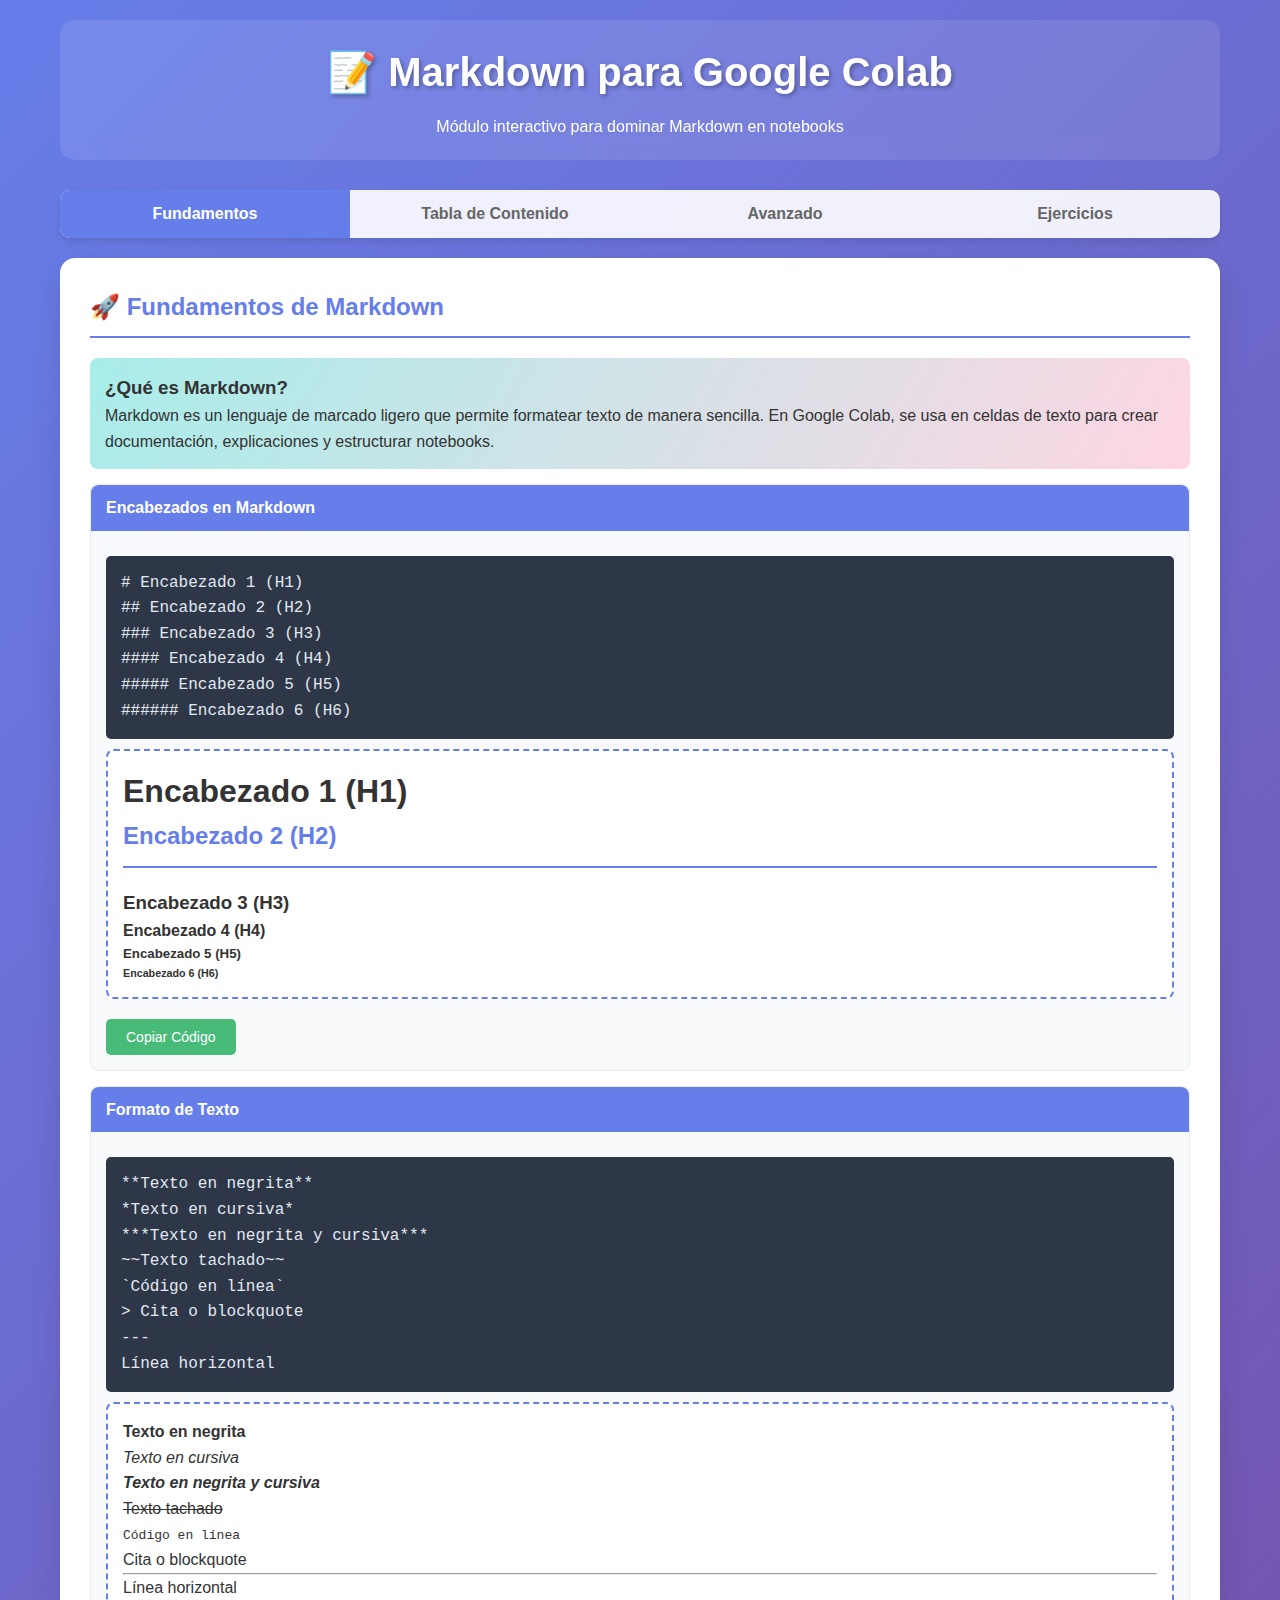
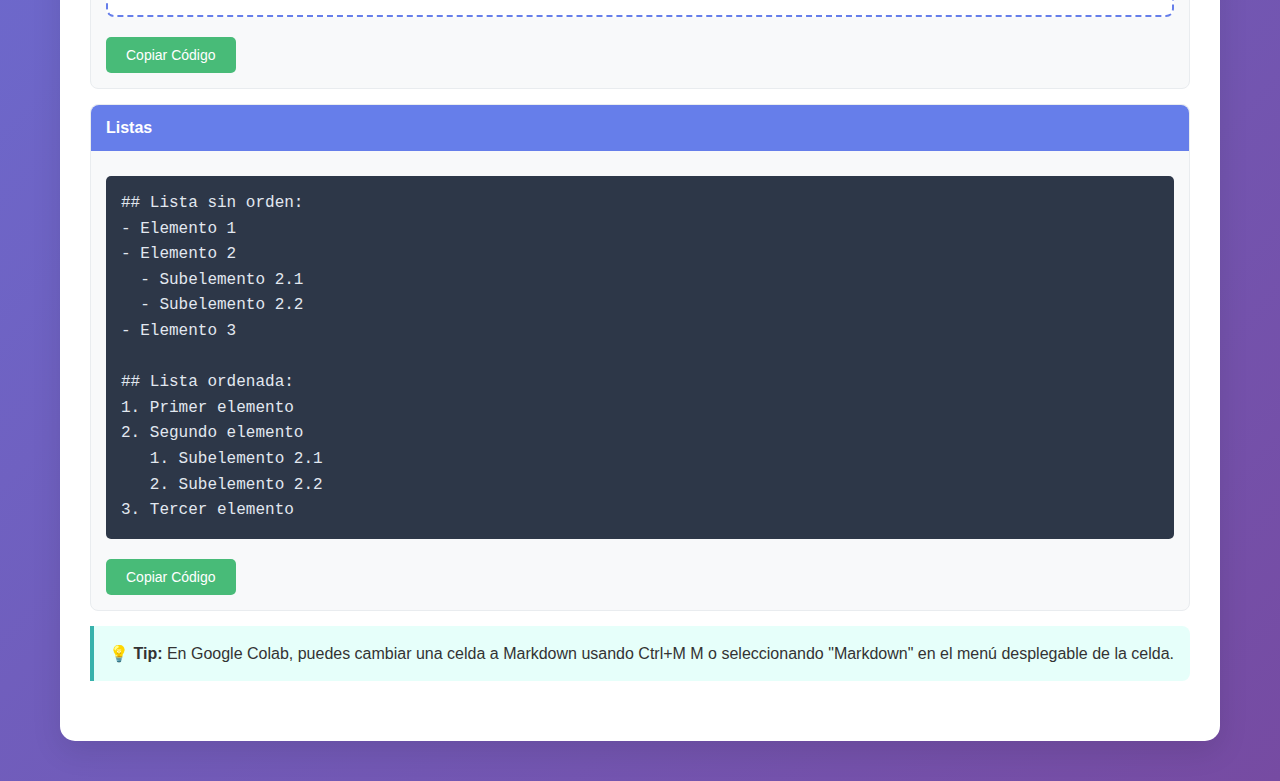
<file: Markdown.html>
<!DOCTYPE html>
<html lang="es">
<head>
    <meta charset="UTF-8">
    <meta name="viewport" content="width=device-width, initial-scale=1.0">
    <title>Módulo Interactivo: Markdown para Google Colab</title>
    <style>
        * {
            margin: 0;
            padding: 0;
            box-sizing: border-box;
        }

        body {
            font-family: 'Segoe UI', Tahoma, Geneva, Verdana, sans-serif;
            line-height: 1.6;
            color: #333;
            background: linear-gradient(135deg, #667eea 0%, #764ba2 100%);
            min-height: 100vh;
        }

        .container {
            max-width: 1200px;
            margin: 0 auto;
            padding: 20px;
        }

        .header {
            text-align: center;
            color: white;
            margin-bottom: 30px;
            padding: 20px;
            background: rgba(255, 255, 255, 0.1);
            border-radius: 15px;
            backdrop-filter: blur(10px);
        }

        .header h1 {
            font-size: 2.5rem;
            margin-bottom: 10px;
            text-shadow: 2px 2px 4px rgba(0,0,0,0.3);
        }

        .nav-tabs {
            display: flex;
            background: rgba(255, 255, 255, 0.9);
            border-radius: 10px;
            margin-bottom: 20px;
            overflow: hidden;
            box-shadow: 0 4px 6px rgba(0,0,0,0.1);
        }

        .nav-tab {
            flex: 1;
            padding: 15px 20px;
            background: none;
            border: none;
            cursor: pointer;
            font-size: 16px;
            font-weight: 600;
            transition: all 0.3s ease;
            color: #666;
        }

        .nav-tab:hover {
            background: rgba(102, 126, 234, 0.1);
            color: #667eea;
        }

        .nav-tab.active {
            background: #667eea;
            color: white;
        }

        .tab-content {
            display: none;
            background: white;
            border-radius: 15px;
            padding: 30px;
            box-shadow: 0 10px 30px rgba(0,0,0,0.1);
            margin-bottom: 20px;
        }

        .tab-content.active {
            display: block;
            animation: fadeIn 0.5s ease-in-out;
        }

        @keyframes fadeIn {
            from { opacity: 0; transform: translateY(20px); }
            to { opacity: 1; transform: translateY(0); }
        }

        .section {
            margin-bottom: 30px;
        }

        .section h2 {
            color: #667eea;
            border-bottom: 2px solid #667eea;
            padding-bottom: 10px;
            margin-bottom: 20px;
        }

        .code-example {
            background: #f8f9fa;
            border: 1px solid #e9ecef;
            border-radius: 8px;
            margin: 15px 0;
        }

        .code-header {
            background: #667eea;
            color: white;
            padding: 10px 15px;
            font-weight: 600;
            border-radius: 8px 8px 0 0;
        }

        .code-content {
            padding: 15px;
        }

        pre {
            background: #2d3748;
            color: #e2e8f0;
            padding: 15px;
            border-radius: 5px;
            overflow-x: auto;
            font-family: 'Courier New', monospace;
            margin: 10px 0;
        }

        .preview-box {
            background: #fff;
            border: 2px dashed #667eea;
            border-radius: 8px;
            padding: 15px;
            margin: 10px 0;
        }

        .exercise {
            background: linear-gradient(135deg, #f093fb 0%, #f5576c 100%);
            color: white;
            padding: 20px;
            border-radius: 10px;
            margin: 20px 0;
        }

        .exercise h3 {
            margin-bottom: 15px;
        }

        .exercise-input {
            width: 100%;
            min-height: 100px;
            padding: 10px;
            border: none;
            border-radius: 5px;
            font-family: 'Courier New', monospace;
            font-size: 14px;
            resize: vertical;
        }

        .btn {
            background: #667eea;
            color: white;
            border: none;
            padding: 10px 20px;
            border-radius: 5px;
            cursor: pointer;
            font-size: 14px;
            margin: 10px 5px 0 0;
            transition: all 0.3s ease;
        }

        .btn:hover {
            background: #5a67d8;
            transform: translateY(-2px);
        }

        .btn-copy {
            background: #48bb78;
        }

        .btn-copy:hover {
            background: #38a169;
        }

        .result {
            margin-top: 15px;
            padding: 15px;
            border-radius: 5px;
            background: rgba(255, 255, 255, 0.9);
            color: #333;
        }

        .toc-example {
            background: #f7fafc;
            border-left: 4px solid #667eea;
            padding: 20px;
            margin: 15px 0;
        }

        .highlight {
            background: linear-gradient(120deg, #a8edea 0%, #fed6e3 100%);
            padding: 15px;
            border-radius: 8px;
            margin: 15px 0;
        }

        .tip {
            background: #e6fffa;
            border-left: 4px solid #38b2ac;
            padding: 15px;
            margin: 15px 0;
            border-radius: 0 8px 8px 0;
        }

        .warning {
            background: #fffbeb;
            border-left: 4px solid #f6ad55;
            padding: 15px;
            margin: 15px 0;
            border-radius: 0 8px 8px 0;
        }

        @media (max-width: 768px) {
            .nav-tabs {
                flex-direction: column;
            }
            
            .container {
                padding: 10px;
            }
            
            .header h1 {
                font-size: 2rem;
            }
        }
    </style>
</head>
<body>
    <div class="container">
        <div class="header">
            <h1>📝 Markdown para Google Colab</h1>
            <p>Módulo interactivo para dominar Markdown en notebooks</p>
        </div>

        <div class="nav-tabs">
            <button class="nav-tab active" onclick="showTab('basics')">Fundamentos</button>
            <button class="nav-tab" onclick="showTab('toc')">Tabla de Contenido</button>
            <button class="nav-tab" onclick="showTab('advanced')">Avanzado</button>
            <button class="nav-tab" onclick="showTab('exercises')">Ejercicios</button>
        </div>

        <!-- TAB 1: FUNDAMENTOS -->
        <div id="basics" class="tab-content active">
            <div class="section">
                <h2>🚀 Fundamentos de Markdown</h2>
                
                <div class="highlight">
                    <h3>¿Qué es Markdown?</h3>
                    <p>Markdown es un lenguaje de marcado ligero que permite formatear texto de manera sencilla. En Google Colab, se usa en celdas de texto para crear documentación, explicaciones y estructurar notebooks.</p>
                </div>

                <div class="code-example">
                    <div class="code-header">Encabezados en Markdown</div>
                    <div class="code-content">
                        <pre># Encabezado 1 (H1)
## Encabezado 2 (H2)
### Encabezado 3 (H3)
#### Encabezado 4 (H4)
##### Encabezado 5 (H5)
###### Encabezado 6 (H6)</pre>
                        <div class="preview-box">
                            <h1>Encabezado 1 (H1)</h1>
                            <h2>Encabezado 2 (H2)</h2>
                            <h3>Encabezado 3 (H3)</h3>
                            <h4>Encabezado 4 (H4)</h4>
                            <h5>Encabezado 5 (H5)</h5>
                            <h6>Encabezado 6 (H6)</h6>
                        </div>
                        <button class="btn btn-copy" onclick="copyCode('# Encabezado 1 (H1)\\n## Encabezado 2 (H2)\\n### Encabezado 3 (H3)\\n#### Encabezado 4 (H4)\\n##### Encabezado 5 (H5)\\n###### Encabezado 6 (H6)')">Copiar Código</button>
                    </div>
                </div>

                <div class="code-example">
                    <div class="code-header">Formato de Texto</div>
                    <div class="code-content">
                        <pre>**Texto en negrita**
*Texto en cursiva*
***Texto en negrita y cursiva***
~~Texto tachado~~
`Código en línea`
> Cita o blockquote
---
Línea horizontal</pre>
                        <div class="preview-box">
                            <p><strong>Texto en negrita</strong></p>
                            <p><em>Texto en cursiva</em></p>
                            <p><strong><em>Texto en negrita y cursiva</em></strong></p>
                            <p><s>Texto tachado</s></p>
                            <p><code>Código en línea</code></p>
                            <blockquote>Cita o blockquote</blockquote>
                            <hr>
                            <p>Línea horizontal</p>
                        </div>
                        <button class="btn btn-copy" onclick="copyCode('**Texto en negrita**\\n*Texto en cursiva*\\n***Texto en negrita y cursiva***\\n~~Texto tachado~~\\n`Código en línea`\\n> Cita o blockquote\\n---\\nLínea horizontal')">Copiar Código</button>
                    </div>
                </div>

                <div class="code-example">
                    <div class="code-header">Listas</div>
                    <div class="code-content">
                        <pre>## Lista sin orden:
- Elemento 1
- Elemento 2
  - Subelemento 2.1
  - Subelemento 2.2
- Elemento 3

## Lista ordenada:
1. Primer elemento
2. Segundo elemento
   1. Subelemento 2.1
   2. Subelemento 2.2
3. Tercer elemento</pre>
                        <button class="btn btn-copy" onclick="copyCode('## Lista sin orden:\\n- Elemento 1\\n- Elemento 2\\n  - Subelemento 2.1\\n  - Subelemento 2.2\\n- Elemento 3\\n\\n## Lista ordenada:\\n1. Primer elemento\\n2. Segundo elemento\\n   1. Subelemento 2.1\\n   2. Subelemento 2.2\\n3. Tercer elemento')">Copiar Código</button>
                    </div>
                </div>

                <div class="tip">
                    <strong>💡 Tip:</strong> En Google Colab, puedes cambiar una celda a Markdown usando Ctrl+M M o seleccionando "Markdown" en el menú desplegable de la celda.
                </div>
            </div>
        </div>

        <!-- TAB 2: TABLA DE CONTENIDO -->
        <div id="toc" class="tab-content">
            <div class="section">
                <h2>📚 Tabla de Contenido (TOC)</h2>
                
                <div class="highlight">
                    <h3>¿Por qué usar una Tabla de Contenido?</h3>
                    <p>Una tabla de contenido hace que tus notebooks sean más navegables y profesionales, especialmente en proyectos largos de ciencia de datos o machine learning.</p>
                </div>

                <div class="code-example">
                    <div class="code-header">Método 1: TOC Manual Básica</div>
                    <div class="code-content">
                        <pre># 📊 Análisis de Datos - Proyecto Final

## 📋 Tabla de Contenido
1. [Introducción](#introducción)
2. [Carga de Datos](#carga-de-datos)
3. [Análisis Exploratorio](#análisis-exploratorio)
4. [Visualizaciones](#visualizaciones)
5. [Modelado](#modelado)
6. [Conclusiones](#conclusiones)

---

## Introducción
Descripción del proyecto...

## Carga de Datos
Código para cargar los datos...

## Análisis Exploratorio
Exploración inicial de los datos...

## Visualizaciones
Gráficos y visualizaciones...

## Modelado
Implementación del modelo...

## Conclusiones
Resultados y conclusiones...</pre>
                        <button class="btn btn-copy" onclick="copyCode('# 📊 Análisis de Datos - Proyecto Final\\n\\n## 📋 Tabla de Contenido\\n1. [Introducción](#introducción)\\n2. [Carga de Datos](#carga-de-datos)\\n3. [Análisis Exploratorio](#análisis-exploratorio)\\n4. [Visualizaciones](#visualizaciones)\\n5. [Modelado](#modelado)\\n6. [Conclusiones](#conclusiones)\\n\\n---')">Copiar Código</button>
                    </div>
                </div>

                <div class="code-example">
                    <div class="code-header">Método 2: TOC con Emojis y Styling</div>
                    <div class="code-content">
                        <pre># 🎯 Machine Learning Pipeline

<div style="background-color: #f0f8ff; padding: 20px; border-radius: 10px; border-left: 5px solid #4CAF50;">

## 🗂️ Índice de Contenidos

### 📝 **Preparación**
- [🔍 1. Exploración Inicial](#🔍-1-exploración-inicial)
- [🧹 2. Limpieza de Datos](#🧹-2-limpieza-de-datos)
- [📊 3. Análisis Estadístico](#📊-3-análisis-estadístico)

### 🤖 **Modelado**
- [⚙️ 4. Preparación de Features](#⚙️-4-preparación-de-features)
- [🎯 5. Entrenamiento del Modelo](#🎯-5-entrenamiento-del-modelo)
- [📈 6. Evaluación](#📈-6-evaluación)

### 📋 **Resultados**
- [📊 7. Métricas](#📊-7-métricas)
- [🎉 8. Conclusiones](#🎉-8-conclusiones)

</div>

---</pre>
                        <button class="btn btn-copy" onclick="copyCode('# 🎯 Machine Learning Pipeline\\n\\n<div style=\"background-color: #f0f8ff; padding: 20px; border-radius: 10px; border-left: 5px solid #4CAF50;\">\\n\\n## 🗂️ Índice de Contenidos\\n\\n### 📝 **Preparación**\\n- [🔍 1. Exploración Inicial](#🔍-1-exploración-inicial)\\n- [🧹 2. Limpieza de Datos](#🧹-2-limpieza-de-datos)\\n- [📊 3. Análisis Estadístico](#📊-3-análisis-estadístico)\\n\\n### 🤖 **Modelado**\\n- [⚙️ 4. Preparación de Features](#⚙️-4-preparación-de-features)\\n- [🎯 5. Entrenamiento del Modelo](#🎯-5-entrenamiento-del-modelo)\\n- [📈 6. Evaluación](#📈-6-evaluación)\\n\\n### 📋 **Resultados**\\n- [📊 7. Métricas](#📊-7-métricas)\\n- [🎉 8. Conclusiones](#🎉-8-conclusiones)\\n\\n</div>')">Copiar Código</button>
                    </div>
                </div>

                <div class="code-example">
                    <div class="code-header">Código Python: Generador Automático de TOC</div>
                    <div class="code-content">
                        <pre># Ejecutar en una celda de código para generar TOC automáticamente
import re

def generate_toc_from_notebook():
    """
    Genera una tabla de contenido automática basada en los encabezados Markdown
    del notebook actual. Para usar en Google Colab.
    """
    # Simulación de encabezados encontrados en el notebook
    headers = [
        "# Proyecto de Análisis de Datos",
        "## 1. Introducción",
        "### 1.1 Objetivos",
        "### 1.2 Metodología", 
        "## 2. Carga y Exploración de Datos",
        "### 2.1 Importación de Librerías",
        "### 2.2 Carga del Dataset",
        "## 3. Análisis Exploratorio",
        "### 3.1 Estadísticas Descriptivas",
        "### 3.2 Visualizaciones",
        "## 4. Preprocesamiento",
        "## 5. Modelado",
        "### 5.1 Selección del Modelo",
        "### 5.2 Entrenamiento",
        "## 6. Evaluación",
        "## 7. Conclusiones"
    ]
    
    toc_lines = ["## 📋 Tabla de Contenido\n"]
    
    for header in headers:
        # Extraer nivel y texto del encabezado
        level = len(re.match(r'^#+', header).group())
        text = header.lstrip('#').strip()
        
        # Crear ancla (link interno)
        anchor = text.lower().replace(' ', '-').replace('.', '')
        anchor = re.sub(r'[^\w\-]', '', anchor)
        
        # Generar indentación según el nivel
        indent = '  ' * (level - 1)
        
        # Agregar número si no lo tiene
        if level == 2 and not re.match(r'^\d+\.', text):
            continue  # Saltar el título principal
        
        toc_lines.append(f"{indent}- [{text}](#{anchor})")
    
    return '\n'.join(toc_lines)

# Generar y mostrar la TOC
toc_markdown = generate_toc_from_notebook()
print("Copia este código en una celda Markdown:")
print("="*50)
print(toc_markdown)</pre>
                        <button class="btn btn-copy" onclick="copyCode('import re\\n\\ndef generate_toc_from_notebook():\\n    headers = [\\n        \"# Proyecto de Análisis de Datos\",\\n        \"## 1. Introducción\",\\n        \"### 1.1 Objetivos\",\\n        \"### 1.2 Metodología\", \\n        \"## 2. Carga y Exploración de Datos\",\\n        \"### 2.1 Importación de Librerías\",\\n        \"### 2.2 Carga del Dataset\",\\n        \"## 3. Análisis Exploratorio\",\\n        \"### 3.1 Estadísticas Descriptivas\",\\n        \"### 3.2 Visualizaciones\",\\n        \"## 4. Preprocesamiento\",\\n        \"## 5. Modelado\",\\n        \"### 5.1 Selección del Modelo\",\\n        \"### 5.2 Entrenamiento\",\\n        \"## 6. Evaluación\",\\n        \"## 7. Conclusiones\"\\n    ]\\n    \\n    toc_lines = [\"## 📋 Tabla de Contenido\\n\"]\\n    \\n    for header in headers:\\n        level = len(re.match(r\"^#+\", header).group())\\n        text = header.lstrip(\"#\").strip()\\n        anchor = text.lower().replace(\" \", \"-\").replace(\".\", \"\")\\n        anchor = re.sub(r\"[^\\w\\-]\", \"\", anchor)\\n        indent = \"  \" * (level - 1)\\n        if level == 2 and not re.match(r\"^\\d+\\.\", text):\\n            continue\\n        toc_lines.append(f\"{indent}- [{text}](#{anchor})\")\\n    \\n    return \"\\n\".join(toc_lines)\\n\\ntoc_markdown = generate_toc_from_notebook()\\nprint(toc_markdown)')">Copiar Código</button>
                    </div>
                </div>

                <div class="toc-example">
                    <h3>Resultado del Generador Automático:</h3>
                    <div class="preview-box">
                        <h2>📋 Tabla de Contenido</h2>
                        <ul>
                            <li><a href="#1-introducción">1. Introducción</a>
                                <ul>
                                    <li><a href="#11-objetivos">1.1 Objetivos</a></li>
                                    <li><a href="#12-metodología">1.2 Metodología</a></li>
                                </ul>
                            </li>
                            <li><a href="#2-carga-y-exploración-de-datos">2. Carga y Exploración de Datos</a>
                                <ul>
                                    <li><a href="#21-importación-de-librerías">2.1 Importación de Librerías</a></li>
                                    <li><a href="#22-carga-del-dataset">2.2 Carga del Dataset</a></li>
                                </ul>
                            </li>
                            <li><a href="#3-análisis-exploratorio">3. Análisis Exploratorio</a></li>
                            <li><a href="#4-preprocesamiento">4. Preprocesamiento</a></li>
                            <li><a href="#5-modelado">5. Modelado</a></li>
                        </ul>
                    </div>
                </div>

                <div class="warning">
                    <strong>⚠️ Importante:</strong> Los enlaces internos en Google Colab funcionan automáticamente con los encabezados Markdown. Asegúrate de que los nombres de las secciones coincidan exactamente.
                </div>
            </div>
        </div>

        <!-- TAB 3: AVANZADO -->
        <div id="advanced" class="tab-content">
            <div class="section">
                <h2>🔥 Markdown Avanzado</h2>

                <div class="code-example">
                    <div class="code-header">Tablas</div>
                    <div class="code-content">
                        <pre>| Algoritmo | Precisión | Recall | F1-Score |
|-----------|-----------|--------|----------|
| Random Forest | 0.85 | 0.82 | 0.83 |
| SVM | 0.79 | 0.77 | 0.78 |
| Logistic Regression | 0.81 | 0.80 | 0.80 |
| XGBoost | 0.87 | 0.85 | 0.86 |

### Tabla con alineación:
| Izquierda | Centro | Derecha |
|:----------|:------:|--------:|
| Texto | Centrado | $100.00 |
| Más texto | También centrado | $250.50 |</pre>
                        <button class="btn btn-copy" onclick="copyCode('| Algoritmo | Precisión | Recall | F1-Score |\\n|-----------|-----------|--------|----------|\\n| Random Forest | 0.85 | 0.82 | 0.83 |\\n| SVM | 0.79 | 0.77 | 0.78 |\\n| Logistic Regression | 0.81 | 0.80 | 0.80 |\\n| XGBoost | 0.87 | 0.85 | 0.86 |')">Copiar Código</button>
                    </div>
                </div>

                <div class="code-example">
                    <div class="code-header">HTML y CSS Embebido</div>
                    <div class="code-content">
                        <pre>&lt;div style="background: linear-gradient(90deg, #FF6B6B, #4ECDC4); 
            padding: 20px; 
            border-radius: 15px; 
            color: white; 
            text-align: center;"&gt;
  &lt;h2&gt;🎯 Resultados del Modelo&lt;/h2&gt;
  &lt;p&gt;&lt;strong&gt;Accuracy:&lt;/strong&gt; 94.5%&lt;/p&gt;
  &lt;p&gt;&lt;strong&gt;Tiempo de entrenamiento:&lt;/strong&gt; 2.3 segundos&lt;/p&gt;
&lt;/div&gt;

&lt;br&gt;

&lt;div style="display: flex; justify-content: space-around; 
            background-color: #f8f9fa; 
            padding: 15px; 
            border-radius: 10px;"&gt;
  &lt;div style="text-align: center;"&gt;
    &lt;h3&gt;📊 Precisión&lt;/h3&gt;
    &lt;h1 style="color: #28a745;"&gt;85%&lt;/h1&gt;
  &lt;/div&gt;
  &lt;div style="text-align: center;"&gt;
    &lt;h3&gt;🎯 Recall&lt;/h3&gt;
    &lt;h1 style="color: #17a2b8;"&gt;82%&lt;/h1&gt;
  &lt;/div&gt;
  &lt;div style="text-align: center;"&gt;
    &lt;h3&gt;⚖️ F1-Score&lt;/h3&gt;
    &lt;h1 style="color: #ffc107;"&gt;83%&lt;/h1&gt;
  &lt;/div&gt;
&lt;/div&gt;</pre>
                        <button class="btn btn-copy" onclick="copyCode('<div style=\"background: linear-gradient(90deg, #FF6B6B, #4ECDC4); padding: 20px; border-radius: 15px; color: white; text-align: center;\">\\n  <h2>🎯 Resultados del Modelo</h2>\\n  <p><strong>Accuracy:</strong> 94.5%</p>\\n  <p><strong>Tiempo de entrenamiento:</strong> 2.3 segundos</p>\\n</div>')">Copiar Código</button>
                    </div>
                </div>

                <div class="code-example">
                    <div class="code-header">Bloques de Código con Sintaxis</div>
                    <div class="code-content">
                        <pre>```python
# Análisis exploratorio de datos
import pandas as pd
import numpy as np
import matplotlib.pyplot as plt
import seaborn as sns

# Cargar datos
df = pd.read_csv('dataset.csv')

# Información básica
print(f"Shape del dataset: {df.shape}")
print(f"Columnas: {list(df.columns)}")

# Estadísticas descriptivas
df.describe()
```

```sql
-- Query para análisis de ventas
SELECT 
    producto,
    SUM(cantidad) as total_vendido,
    AVG(precio) as precio_promedio
FROM ventas 
WHERE fecha >= '2024-01-01'
GROUP BY producto
ORDER BY total_vendido DESC;
```</pre>
                        <button class="btn btn-copy" onclick="copyCode('```python\\n# Análisis exploratorio de datos\\nimport pandas as pd\\nimport numpy as np\\nimport matplotlib.pyplot as plt\\nimport seaborn as sns\\n\\n# Cargar datos\\ndf = pd.read_csv(\\'dataset.csv\\')\\n\\n# Información básica\\nprint(f\"Shape del dataset: {df.shape}\")\\nprint(f\"Columnas: {list(df.columns)}\")\\n\\n# Estadísticas descriptivas\\ndf.describe()\\n```')">Copiar Código</button>
                    </div>
                </div>

                <div class="code-example">
                    <div class="code-header">LaTeX para Matemáticas</div>
                    <div class="code-content">
                        <pre>## Fórmulas matemáticas:

### Precisión:
$Precision = \frac{TP}{TP + FP}$

### Recall:
$Recall = \frac{TP}{TP + FN}$

### F1-Score:
$F1 = 2 \times \frac{Precision \times Recall}{Precision + Recall}$

### Regresión Lineal:
$y = \beta_0 + \beta_1 x_1 + \beta_2 x_2 + ... + \beta_n x_n + \epsilon$

### Función de pérdida (MSE):
$MSE = \frac{1}{n} \sum_{i=1}^{n} (y_i - \hat{y}_i)^2$</pre>
                        <button class="btn btn-copy" onclick="copyCode('## Fórmulas matemáticas:\\n\\n### Precisión:\\n$Precision = \\\\frac{TP}{TP + FP}$\\n\\n### Recall:\\n$Recall = \\\\frac{TP}{TP + FN}$\\n\\n### F1-Score:\\n$F1 = 2 \\\\times \\\\frac{Precision \\\\times Recall}{Precision + Recall}$')">Copiar Código</button>
                    </div>
                </div>

                <div class="code-example">
                    <div class="code-header">Badges y Elementos Visuales</div>
                    <div class="code-content">
                        <pre>## Estado del Proyecto:

![Python](https://img.shields.io/badge/Python-3.8+-blue?style=flat-square&logo=python)
![Status](https://img.shields.io/badge/Status-En%20Desarrollo-yellow?style=flat-square)
![License](https://img.shields.io/badge/License-MIT-green?style=flat-square)

## Progreso:

### Completado ✅
- [x] Carga de datos
- [x] Limpieza básica
- [x] Análisis exploratorio

### En progreso 🔄
- [ ] Feature engineering
- [ ] Modelado avanzado
- [ ] Optimización de hiperparámetros

### Pendiente ⏳
- [ ] Deployment
- [ ] Documentación final
- [ ] Testing</pre>
                        <button class="btn btn-copy" onclick="copyCode('## Estado del Proyecto:\\n\\n![Python](https://img.shields.io/badge/Python-3.8+-blue?style=flat-square&logo=python)\\n![Status](https://img.shields.io/badge/Status-En%20Desarrollo-yellow?style=flat-square)\\n![License](https://img.shields.io/badge/License-MIT-green?style=flat-square)\\n\\n## Progreso:\\n\\n### Completado ✅\\n- [x] Carga de datos\\n- [x] Limpieza básica\\n- [x] Análisis exploratorio')">Copiar Código</button>
                    </div>
                </div>
            </div>
        </div>

        <!-- TAB 4: EJERCICIOS -->
        <div id="exercises" class="tab-content">
            <div class="section">
                <h2>🎯 Ejercicios Prácticos</h2>

                <div class="exercise">
                    <h3>📝 Ejercicio 1: Crear una TOC Básica</h3>
                    <p>Crea una tabla de contenido para un proyecto de análisis de ventas que incluya: Introducción, Carga de Datos, Análisis por Región, Tendencias Temporales, y Conclusiones.</p>
                    <textarea class="exercise-input" id="exercise1" placeholder="Escribe tu solución aquí..."></textarea>
                    <button class="btn" onclick="checkExercise1()">Verificar</button>
                    <button class="btn" onclick="showSolution1()">Ver Solución</button>
                    <div id="result1" class="result" style="display: none;"></div>
                </div>

                <div class="exercise">
                    <h3>📊 Ejercicio 2: Tabla de Resultados</h3>
                    <p>Crea una tabla que compare 4 algoritmos de machine learning (Random Forest, SVM, XGBoost, Neural Network) con sus métricas de Accuracy, Precision, Recall y F1-Score.</p>
                    <textarea class="exercise-input" id="exercise2" placeholder="Escribe tu tabla en Markdown..."></textarea>
                    <button class="btn" onclick="checkExercise2()">Verificar</button>
                    <button class="btn" onclick="showSolution2()">Ver Solución</button>
                    <div id="result2" class="result" style="display: none;"></div>
                </div>

                <div class="exercise">
                    <h3>🎨 Ejercicio 3: Sección con HTML Personalizado</h3>
                    <p>Crea una sección de resultados usando HTML y CSS que muestre 3 métricas principales con colores diferentes y un diseño atractivo.</p>
                    <textarea class="exercise-input" id="exercise3" placeholder="Usa HTML y CSS inline..."></textarea>
                    <button class="btn" onclick="checkExercise3()">Verificar</button>
                    <button class="btn" onclick="showSolution3()">Ver Solución</button>
                    <div id="result3" class="result" style="display: none;"></div>
                </div>

                <div class="exercise">
                    <h3>🔢 Ejercicio 4: Fórmulas Matemáticas</h3>
                    <p>Escribe las fórmulas LaTeX para: Media aritmética, Desviación estándar, y Coeficiente de correlación de Pearson.</p>
                    <textarea class="exercise-input" id="exercise4" placeholder="Usa LaTeX con $ ... $"></textarea>
                    <button class="btn" onclick="checkExercise4()">Verificar</button>
                    <button class="btn" onclick="showSolution4()">Ver Solución</button>
                    <div id="result4" class="result" style="display: none;"></div>
                </div>

                <div class="exercise">
                    <h3>🚀 Ejercicio 5: Proyecto Completo</h3>
                    <p>Crea la estructura completa de un notebook de Machine Learning incluyendo: título, TOC con emojis, secciones principales, y un bloque de código Python de ejemplo.</p>
                    <textarea class="exercise-input" id="exercise5" placeholder="Combina todo lo aprendido..." style="min-height: 200px;"></textarea>
                    <button class="btn" onclick="checkExercise5()">Verificar</button>
                    <button class="btn" onclick="showSolution5()">Ver Solución</button>
                    <div id="result5" class="result" style="display: none;"></div>
                </div>
            </div>

            <div class="section">
                <h2>📚 Recursos Adicionales</h2>
                <div class="highlight">
                    <h3>Tips para Notebooks Profesionales:</h3>
                    <ul>
                        <li><strong>Consistencia:</strong> Usa el mismo estilo de encabezados en todo el notebook</li>
                        <li><strong>Emojis:</strong> Úsalos moderadamente para mejorar la legibilidad</li>
                        <li><strong>Secciones claras:</strong> Separa el código del análisis con explicaciones</li>
                        <li><strong>TOC al inicio:</strong> Siempre incluye una tabla de contenido en proyectos largos</li>
                        <li><strong>Documentación:</strong> Explica cada paso de tu análisis</li>
                    </ul>
                </div>

                <div class="tip">
                    <strong>💡 Shortcuts útiles en Google Colab:</strong><br>
                    • Ctrl+M M: Cambiar celda a Markdown<br>
                    • Ctrl+M Y: Cambiar celda a código<br>
                    • Ctrl+M A: Insertar celda arriba<br>
                    • Ctrl+M B: Insertar celda abajo<br>
                    • Shift+Enter: Ejecutar celda
                </div>
            </div>
        </div>
    </div>

    <script>
        function showTab(tabId) {
            // Ocultar todas las pestañas
            const tabs = document.querySelectorAll('.tab-content');
            tabs.forEach(tab => tab.classList.remove('active'));
            
            // Quitar clase active de todos los botones
            const navTabs = document.querySelectorAll('.nav-tab');
            navTabs.forEach(tab => tab.classList.remove('active'));
            
            // Mostrar la pestaña seleccionada
            document.getElementById(tabId).classList.add('active');
            event.target.classList.add('active');
        }

        function copyCode(code) {
            const decodedCode = code.replace(/\\n/g, '\n');
            navigator.clipboard.writeText(decodedCode).then(() => {
                // Mostrar feedback visual
                event.target.textContent = '¡Copiado!';
                event.target.style.background = '#28a745';
                setTimeout(() => {
                    event.target.textContent = 'Copiar Código';
                    event.target.style.background = '#48bb78';
                }, 2000);
            });
        }

        // Ejercicio 1
        function checkExercise1() {
            const answer = document.getElementById('exercise1').value.toLowerCase();
            const result = document.getElementById('result1');
            
            if (answer.includes('tabla de contenido') || answer.includes('índice')) {
                if (answer.includes('introducción') && answer.includes('datos') && answer.includes('conclusiones')) {
                    result.innerHTML = '✅ ¡Excelente! Has incluido los elementos esenciales de una TOC.';
                    result.style.background = '#d4edda';
                    result.style.color = '#155724';
                } else {
                    result.innerHTML = '⚠️ Bien empezado, pero faltan algunas secciones mencionadas.';
                    result.style.background = '#fff3cd';
                    result.style.color = '#856404';
                }
            } else {
                result.innerHTML = '❌ Recuerda incluir un título para la tabla de contenido.';
                result.style.background = '#f8d7da';
                result.style.color = '#721c24';
            }
            result.style.display = 'block';
        }

        function showSolution1() {
            const result = document.getElementById('result1');
            result.innerHTML = `
                <strong>💡 Solución:</strong><br><br>
                <pre># 📊 Análisis de Ventas 2024

## 📋 Tabla de Contenido
1. [📝 Introducción](#introducción)
2. [📂 Carga de Datos](#carga-de-datos)
3. [🌍 Análisis por Región](#análisis-por-región)
4. [📈 Tendencias Temporales](#tendencias-temporales)
5. [🎯 Conclusiones](#conclusiones)</pre>
            `;
            result.style.display = 'block';
            result.style.background = '#e7f3ff';
            result.style.color = '#004085';
        }

        // Ejercicio 2
        function checkExercise2() {
            const answer = document.getElementById('exercise2').value;
            const result = document.getElementById('result2');
            
            if (answer.includes('|') && answer.includes('Random Forest') && answer.includes('Accuracy')) {
                result.innerHTML = '✅ ¡Perfecto! Has creado una tabla bien estructurada.';
                result.style.background = '#d4edda';
                result.style.color = '#155724';
            } else if (answer.includes('|')) {
                result.innerHTML = '⚠️ Tienes la estructura de tabla, pero revisa el contenido.';
                result.style.background = '#fff3cd';
                result.style.color = '#856404';
            } else {
                result.innerHTML = '❌ Recuerda usar el formato de tabla con | para separar columnas.';
                result.style.background = '#f8d7da';
                result.style.color = '#721c24';
            }
            result.style.display = 'block';
        }

        function showSolution2() {
            const result = document.getElementById('result2');
            result.innerHTML = `
                <strong>💡 Solución:</strong><br><br>
                <pre>| Algoritmo | Accuracy | Precision | Recall | F1-Score |
|-----------|----------|-----------|--------|----------|
| Random Forest | 0.89 | 0.87 | 0.85 | 0.86 |
| SVM | 0.82 | 0.80 | 0.78 | 0.79 |
| XGBoost | 0.91 | 0.89 | 0.88 | 0.88 |
| Neural Network | 0.86 | 0.84 | 0.82 | 0.83 |</pre>
            `;
            result.style.display = 'block';
            result.style.background = '#e7f3ff';
            result.style.color = '#004085';
        }

        // Ejercicio 3
        function checkExercise3() {
            const answer = document.getElementById('exercise3').value.toLowerCase();
            const result = document.getElementById('result3');
            
            if (answer.includes('<div') && answer.includes('style') && answer.includes('color')) {
                result.innerHTML = '✅ ¡Excelente! Has usado HTML con estilos personalizados.';
                result.style.background = '#d4edda';
                result.style.color = '#155724';
            } else if (answer.includes('<div')) {
                result.innerHTML = '⚠️ Bien, pero intenta agregar más estilos CSS.';
                result.style.background = '#fff3cd';
                result.style.color = '#856404';
            } else {
                result.innerHTML = '❌ Necesitas usar elementos HTML con estilos CSS inline.';
                result.style.background = '#f8d7da';
                result.style.color = '#721c24';
            }
            result.style.display = 'block';
        }

        function showSolution3() {
            const result = document.getElementById('result3');
            result.innerHTML = `
                <strong>💡 Solución:</strong><br><br>
                <pre>&lt;div style="display: flex; justify-content: space-around; 
            background-color: #f8f9fa; 
            padding: 20px; 
            border-radius: 10px;"&gt;
  &lt;div style="text-align: center;"&gt;
    &lt;h3 style="color: #28a745;"&gt;📊 Accuracy&lt;/h3&gt;
    &lt;h1&gt;94.5%&lt;/h1&gt;
  &lt;/div&gt;
  &lt;div style="text-align: center;"&gt;
    &lt;h3 style="color: #17a2b8;"&gt;🎯 Precision&lt;/h3&gt;
    &lt;h1&gt;91.2%&lt;/h1&gt;
  &lt;/div&gt;
  &lt;div style="text-align: center;"&gt;
    &lt;h3 style="color: #ffc107;"&gt;⚡ Recall&lt;/h3&gt;
    &lt;h1&gt;89.8%&lt;/h1&gt;
  &lt;/div&gt;
&lt;/div&gt;</pre>
            `;
            result.style.display = 'block';
            result.style.background = '#e7f3ff';
            result.style.color = '#004085';
        }

        // Ejercicio 4
        function checkExercise4() {
            const answer = document.getElementById('exercise4').value;
            const result = document.getElementById('result4');
            
            if (answer.includes('$') && (answer.includes('\\frac') || answer.includes('\\sum'))) {
                result.innerHTML = '✅ ¡Perfecto! Has usado LaTeX correctamente.';
                result.style.background = '#d4edda';
                result.style.color = '#155724';
            } else if (answer.includes('$')) {
                result.innerHTML = '⚠️ Tienes la sintaxis básica, pero revisa las fórmulas.';
                result.style.background = '#fff3cd';
                result.style.color = '#856404';
            } else {
                result.innerHTML = '❌ Recuerda usar $ para delimitar las fórmulas LaTeX.';
                result.style.background = '#f8d7da';
                result.style.color = '#721c24';
            }
            result.style.display = 'block';
        }

        function showSolution4() {
            const result = document.getElementById('result4');
            result.innerHTML = `
                <strong>💡 Solución:</strong><br><br>
                <pre>### Media aritmética:
$\\bar{x} = \\frac{1}{n} \\sum_{i=1}^{n} x_i$

### Desviación estándar:
$\\sigma = \\sqrt{\\frac{1}{n} \\sum_{i=1}^{n} (x_i - \\bar{x})^2}$

### Coeficiente de correlación de Pearson:
$r = \\frac{\\sum_{i=1}^{n} (x_i - \\bar{x})(y_i - \\bar{y})}{\\sqrt{\\sum_{i=1}^{n} (x_i - \\bar{x})^2 \\sum_{i=1}^{n} (y_i - \\bar{y})^2}}$</pre>
            `;
            result.style.display = 'block';
            result.style.background = '#e7f3ff';
            result.style.color = '#004085';
        }

        // Ejercicio 5
        function checkExercise5() {
            const answer = document.getElementById('exercise5').value.toLowerCase();
            const result = document.getElementById('result5');
            
            let score = 0;
            const checks = [
                { condition: answer.includes('#'), points: 1, message: 'Título principal' },
                { condition: answer.includes('tabla') || answer.includes('contenido'), points: 1, message: 'Tabla de contenido' },
                { condition: answer.includes('```python'), points: 1, message: 'Bloque de código Python' },
                { condition: answer.includes('import'), points: 1, message: 'Importación de librerías' },
                { condition: /[📊🎯🔍📈🚀🎉]/.test(answer), points: 1, message: 'Uso de emojis' }
            ];
            
            checks.forEach(check => {
                if (check.condition) score += check.points;
            });
            
            if (score >= 4) {
                result.innerHTML = '🎉 ¡Excelente trabajo! Has creado un notebook muy completo.';
                result.style.background = '#d4edda';
                result.style.color = '#155724';
            } else if (score >= 2) {
                result.innerHTML = `⚠️ Buen intento. Tienes ${score}/5 elementos. Intenta agregar más componentes.`;
                result.style.background = '#fff3cd';
                result.style.color = '#856404';
            } else {
                result.innerHTML = '❌ Necesitas incluir más elementos: título, TOC, código, etc.';
                result.style.background = '#f8d7da';
                result.style.color = '#721c24';
            }
            result.style.display = 'block';
        }

        function showSolution5() {
            const result = document.getElementById('result5');
            result.innerHTML = `
                <strong>💡 Solución completa:</strong><br><br>
                <pre># 🤖 Proyecto de Machine Learning: Predicción de Ventas

## 📋 Tabla de Contenido
1. [🔍 Introducción y Objetivos](#🔍-introducción-y-objetivos)
2. [📂 Carga y Exploración de Datos](#📂-carga-y-exploración-de-datos)
3. [🧹 Preprocesamiento](#🧹-preprocesamiento)
4. [📊 Análisis Exploratorio](#📊-análisis-exploratorio)
5. [🎯 Modelado](#🎯-modelado)
6. [📈 Evaluación](#📈-evaluación)
7. [🚀 Conclusiones](#🚀-conclusiones)

---

## 🔍 Introducción y Objetivos
Este proyecto tiene como objetivo predecir las ventas...

## 📂 Carga y Exploración de Datos

\`\`\`python
# Importar librerías necesarias
import pandas as pd
import numpy as np
import matplotlib.pyplot as plt
import seaborn as sns
from sklearn.model_selection import train_test_split
from sklearn.ensemble import RandomForestRegressor

# Cargar datos
df = pd.read_csv('ventas_data.csv')
print(f"Shape del dataset: {df.shape}")
df.head()
\`\`\`</pre>
            `;
            result.style.display = 'block';
            result.style.background = '#e7f3ff';
            result.style.color = '#004085';
        }
    </script>
</body>
</html>
</file>
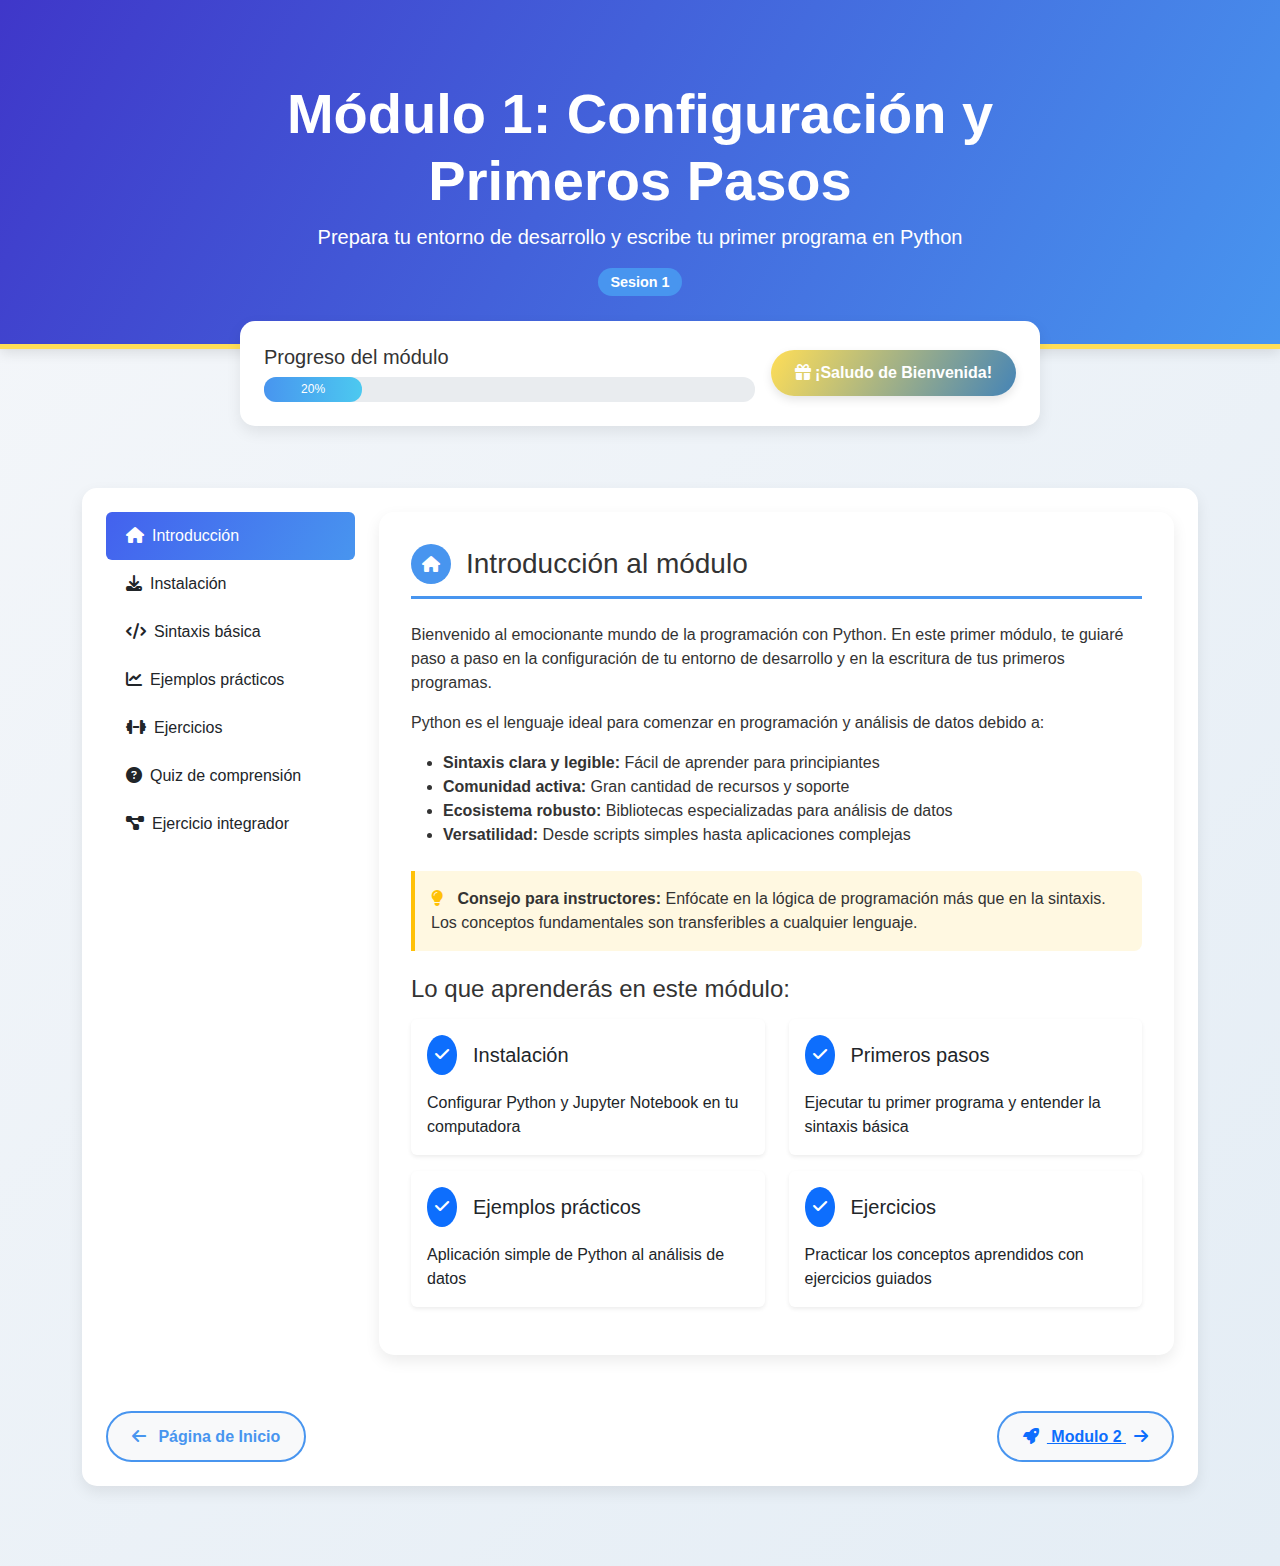
<file: Modulo_1.html>
<!DOCTYPE html>
<html lang="es">
<head>
    <meta charset="UTF-8">
    <meta name="viewport" content="width=device-width, initial-scale=1.0">
    <link rel="shortcut icon" href="img/favicon.ico" type="image/vnd.microsoft.icon" id="favicon">    
    <title>Módulo 1: Configuración y Primeros Pasos | Fundamentos de Programación</title>
    <link href="https://cdn.jsdelivr.net/npm/bootstrap@5.3.0/dist/css/bootstrap.min.css" rel="stylesheet">
    <link rel="stylesheet" href="https://cdnjs.cloudflare.com/ajax/libs/font-awesome/6.4.0/css/all.min.css">
    <link rel="stylesheet" href="css/mod1.css">
</head>
<body>
    <!-- Encabezado del módulo -->
    <div class="module-header text-center">
        <div class="container">
            <div class="module-header-content">
                <h1 class="display-4 fw-bold">Módulo 1: Configuración y Primeros Pasos</h1>
                <p class="lead">Prepara tu entorno de desarrollo y escribe tu primer programa en Python</p>
                <span class="badge badge-module">Sesion 1</span>
            </div>
        </div>
    </div>

    <!-- Barra de progreso del módulo -->
    <div class="container">
        <div class="module-progress">
            <div style="flex: 1;">
                <h5 class="mb-2">Progreso del módulo</h5>
                <div class="progress">
                    <div class="progress-bar" role="progressbar" style="width: 20%;" aria-valuenow="20" aria-valuemin="0" aria-valuemax="100">20%</div>
                </div>
            </div>
            <div>
                <a href="Bienvenida.html">
                <button class="btn btn-python">
                    <i class="fas fa-solid fa-gift"></i> ¡Saludo de Bienvenida!
                </button></a>
            </div>
        </div>

        <!-- Navegación del módulo -->
        <div class="module-nav">
            <div class="row">
                <div class="col-md-3">
                    <div class="nav flex-column nav-pills" id="v-pills-tab" role="tablist" aria-orientation="vertical">
                        <a class="nav-link active" id="v-pills-intro-tab" data-bs-toggle="pill" href="#v-pills-intro" role="tab" aria-controls="v-pills-intro" aria-selected="true">
                            <i class="fas fa-home me-2"></i>Introducción
                        </a>
                        <a class="nav-link" id="v-pills-install-tab" data-bs-toggle="pill" href="#v-pills-install" role="tab" aria-controls="v-pills-install" aria-selected="false">
                            <i class="fas fa-download me-2"></i>Instalación
                        </a>
                        <a class="nav-link" id="v-pills-syntax-tab" data-bs-toggle="pill" href="#v-pills-syntax" role="tab" aria-controls="v-pills-syntax" aria-selected="false">
                            <i class="fas fa-code me-2"></i>Sintaxis básica
                        </a>
                        <a class="nav-link" id="v-pills-examples-tab" data-bs-toggle="pill" href="#v-pills-examples" role="tab" aria-controls="v-pills-examples" aria-selected="false">
                            <i class="fas fa-chart-line me-2"></i>Ejemplos prácticos
                        </a>
                        <a class="nav-link" id="v-pills-exercises-tab" data-bs-toggle="pill" href="#v-pills-exercises" role="tab" aria-controls="v-pills-exercises" aria-selected="false">
                            <i class="fas fa-dumbbell me-2"></i>Ejercicios
                        </a>
                        <a class="nav-link" id="v-pills-quiz-tab" data-bs-toggle="pill" href="#v-pills-quiz" role="tab" aria-controls="v-pills-quiz" aria-selected="false">
                            <i class="fas fa-question-circle me-2"></i>Quiz de comprensión
                        </a>
                        <a class="nav-link" id="v-pills-integration-tab" data-bs-toggle="pill" href="#v-pills-integration" role="tab" aria-controls="v-pills-integration" aria-selected="false">
                            <i class="fas fa-project-diagram me-2"></i>Ejercicio integrador
                        </a>
                    </div>
                </div>
                <div class="col-md-9">
                    <div class="tab-content" id="v-pills-tabContent">
                        <!-- Introducción -->
                        <div class="tab-pane fade show active" id="v-pills-intro" role="tabpanel" aria-labelledby="v-pills-intro-tab">
                            <div class="content-section">
                                <div class="section-title">
                                    <div class="section-icon">
                                        <i class="fas fa-home"></i>
                                    </div>
                                    <h3 class="mb-0">Introducción al módulo</h3>
                                </div>
                                <p>Bienvenido al emocionante mundo de la programación con Python. En este primer módulo, te guiaré paso a paso en la configuración de tu entorno de desarrollo y en la escritura de tus primeros programas.</p>
                                
                                <p>Python es el lenguaje ideal para comenzar en programación y análisis de datos debido a:</p>
                                <ul>
                                    <li><strong>Sintaxis clara y legible:</strong> Fácil de aprender para principiantes</li>
                                    <li><strong>Comunidad activa:</strong> Gran cantidad de recursos y soporte</li>
                                    <li><strong>Ecosistema robusto:</strong> Bibliotecas especializadas para análisis de datos</li>
                                    <li><strong>Versatilidad:</strong> Desde scripts simples hasta aplicaciones complejas</li>
                                </ul>
                                
                                <div class="tip-box">
                                    <i class="fas fa-lightbulb"></i>
                                    <strong>Consejo para instructores:</strong> Enfócate en la lógica de programación más que en la sintaxis. Los conceptos fundamentales son transferibles a cualquier lenguaje.
                                </div>
                                
                                <h4 class="mt-4">Lo que aprenderás en este módulo:</h4>
                                <div class="row mt-3">
                                    <div class="col-md-6 mb-3">
                                        <div class="card h-100 border-0 shadow-sm">
                                            <div class="card-body">
                                                <div class="d-flex align-items-center mb-3">
                                                    <div class="bg-primary text-white rounded-circle p-2 me-3">
                                                        <i class="fas fa-check"></i>
                                                    </div>
                                                    <h5 class="mb-0">Instalación</h5>
                                                </div>
                                                <p class="mb-0">Configurar Python y Jupyter Notebook en tu computadora</p>
                                            </div>
                                        </div>
                                    </div>
                                    <div class="col-md-6 mb-3">
                                        <div class="card h-100 border-0 shadow-sm">
                                            <div class="card-body">
                                                <div class="d-flex align-items-center mb-3">
                                                    <div class="bg-primary text-white rounded-circle p-2 me-3">
                                                        <i class="fas fa-check"></i>
                                                    </div>
                                                    <h5 class="mb-0">Primeros pasos</h5>
                                                </div>
                                                <p class="mb-0">Ejecutar tu primer programa y entender la sintaxis básica</p>
                                            </div>
                                        </div>
                                    </div>
                                    <div class="col-md-6 mb-3">
                                        <div class="card h-100 border-0 shadow-sm">
                                            <div class="card-body">
                                                <div class="d-flex align-items-center mb-3">
                                                    <div class="bg-primary text-white rounded-circle p-2 me-3">
                                                        <i class="fas fa-check"></i>
                                                    </div>
                                                    <h5 class="mb-0">Ejemplos prácticos</h5>
                                                </div>
                                                <p class="mb-0">Aplicación simple de Python al análisis de datos</p>
                                            </div>
                                        </div>
                                    </div>
                                    <div class="col-md-6 mb-3">
                                        <div class="card h-100 border-0 shadow-sm">
                                            <div class="card-body">
                                                <div class="d-flex align-items-center mb-3">
                                                    <div class="bg-primary text-white rounded-circle p-2 me-3">
                                                        <i class="fas fa-check"></i>
                                                    </div>
                                                    <h5 class="mb-0">Ejercicios</h5>
                                                </div>
                                                <p class="mb-0">Practicar los conceptos aprendidos con ejercicios guiados</p>
                                            </div>
                                        </div>
                                    </div>
                                </div>
                            </div>
                        </div>
                        
                        <!-- Instalación -->
                        <div class="tab-pane fade" id="v-pills-install" role="tabpanel" aria-labelledby="v-pills-install-tab">
                            <div class="content-section">
                                <div class="section-title">
                                    <div class="section-icon">
                                        <i class="fas fa-download"></i>
                                    </div>
                                    <h3 class="mb-0">Instalación de Python y Jupyter Notebook</h3>
                                </div>
                                
                                <p>Para comenzar con Python, necesitamos instalar dos componentes esenciales:</p>
                                
                                <div class="step">
                                    <div class="step-circle">1</div>
                                    <div class="step-content">
                                        <h5>Instalar Python</h5>
                                        <p>Descarga la última versión de Python desde el sitio oficial:</p>
                                        <a href="https://www.python.org/downloads/" target="_blank" class="btn btn-python mb-3">
                                            <i class="fab fa-python me-2"></i>Descargar Python
                                        </a>
                                        <p>Durante la instalación, asegúrate de marcar la opción "Add Python to PATH":</p>
                                        <div class="screenshot">
                                            <div class="bg-light border text-center p-4">
                                                <img src="img/py_install.png" alt="Opción Add Python to PATH">
                                            </div>
                                            <div class="screenshot-caption">Esta opción permite ejecutar Python desde cualquier ubicación en tu sistema</div>
                                        </div>
                                    </div>
                                </div>
                                
                                <div class="step">
                                    <div class="step-circle">2</div>
                                    <div class="step-content">
                                        <h5>Instalar Jupyter Notebook</h5>
                                        <p>Jupyter Notebook es un entorno interactivo ideal para análisis de datos. Instálalo ejecutando en tu terminal:</p>
                                        <div class="code-block">
                                            pip install notebook
                                        </div>
                                    </div>
                                </div>
                                
                                <div class="step">
                                    <div class="step-circle">3</div>
                                    <div class="step-content">
                                        <h5>Verificar la instalación</h5>
                                        <p>Abre una terminal y ejecuta:</p>
                                        <div class="code-block">
                                            python --version
                                        </div>
                                        <p>Deberías ver la versión de Python instalada. Luego inicia Jupyter Notebook con:</p>
                                        <div class="code-block">
                                            jupyter notebook
                                        </div>
                                        <p>Esto abrirá una ventana en tu navegador con el entorno de Jupyter.</p>
                                    </div>
                                </div>
                                
                                <div class="tip-box">
                                    <i class="fas fa-lightbulb"></i>
                                    <strong>Alternativa para instructores:</strong> Considera usar Google Colab si no quieres instalar nada en tu computadora. Es un entorno Jupyter gratuito en la nube.
                                </div>
                            </div>
                        </div>
                        
                        <!-- Sintaxis básica -->
                        <div class="tab-pane fade" id="v-pills-syntax" role="tabpanel" aria-labelledby="v-pills-syntax-tab">
                            <div class="content-section">
                                <div class="section-title">
                                    <div class="section-icon">
                                        <i class="fas fa-code"></i>
                                    </div>
                                    <h3 class="mb-0">Sintaxis básica de Python</h3>
                                </div>
                                
                                <h4>Tu primer programa: ¡Hola Mundo!</h4>
                                <p>La tradición en programación es comenzar con un programa que muestra "¡Hola Mundo!". En Python es muy simple:</p>
                                
                                <div class="code-block">
                                    <span class="code-comment"># Esto es un comentario</span><br>
                                    <span class="code-comment"># Nuestro primer programa en Python</span><br>
                                    <span class="code-function">print</span>(<span class="code-string">"¡Hola Mundo!"</span>)
                                </div>
                                
                                <p>Para ejecutarlo:</p>
                                <ol>
                                    <li>Abre Jupyter Notebook y crea un nuevo cuaderno</li>
                                    <li>Escribe el código en una celda</li>
                                    <li>Presiona Shift+Enter para ejecutar</li>
                                </ol>
                                
                                <h4 class="mt-4">Conceptos básicos</h4>
                                <div class="row mt-3">
                                    <div class="col-md-6">
                                        <div class="card mb-4">
                                            <div class="card-header bg-primary text-white">
                                                Comentarios
                                            </div>
                                            <div class="card-body">
                                                <p>Los comentarios explican tu código y no se ejecutan:</p>
                                                <div class="code-block">
                                                    <span class="code-comment"># Esto es un comentario de una línea</span><br><br>
                                                    <span class="code-comment">"""<br>
                                                    Esto es un comentario<br>
                                                    de múltiples líneas<br>
                                                    """</span>
                                                </div>
                                            </div>
                                        </div>
                                    </div>
                                    <div class="col-md-6">
                                        <div class="card mb-4">
                                            <div class="card-header bg-primary text-white">
                                                Print()
                                            </div>
                                            <div class="card-body">
                                                <p>La función print() muestra información en la consola:</p>
                                                <div class="code-block">
                                                    <span class="code-function">print</span>(<span class="code-string">"Bienvenido al curso"</span>)<br>
                                                    <span class="code-function">print</span>(<span class="code-string">"Python es"</span>, <span class="code-string">"genial"</span>)
                                                </div>
                                            </div>
                                        </div>
                                    </div>
                                </div>
                                
                                <div class="exercise">
                                    <div class="exercise-title">
                                        <i class="fas fa-pencil-alt"></i>
                                        <h4>Ejercicio: Saludo personalizado</h4>
                                    </div>
                                    <p>Crea un programa que pida al usuario su nombre y muestre un saludo personalizado.</p>
                                    <p><strong>Ejemplo de salida:</strong></p>
                                    <div class="code-block">
                                        ¿Cómo te llamas? <span class="code-comment"># El programa pregunta</span><br>
                                        María <span class="code-comment"># El usuario escribe su nombre</span><br>
                                        ¡Hola María! Bienvenida al mundo de Python.
                                    </div>
                                    <button class="btn btn-python mt-2">
                                        <i class="fas fa-lightbulb me-1"></i> Desarrollar solución
                                    </button>
                                </div>
                            </div>
                        </div>
                        
                        <!-- Ejemplos prácticos -->
                        <div class="tab-pane fade" id="v-pills-examples" role="tabpanel" aria-labelledby="v-pills-examples-tab">
                            <div class="content-section">
                                <div class="section-title">
                                    <div class="section-icon">
                                        <i class="fas fa-chart-line"></i>
                                    </div>
                                    <h3 class="mb-0">Ejemplos prácticos con análisis de datos</h3>
                                </div>
                                
                                <p>Aunque apenas estamos comenzando, vamos a ver un ejemplo simple de cómo Python puede usarse para análisis de datos.</p>
                                
                                <h4>Análisis de ventas mensuales</h4>
                                <p>Imagina que tienes datos de ventas mensuales y quieres calcular el total y el promedio:</p>
                                
                                <div class="code-block">
                                    <span class="code-comment"># Datos de ventas mensuales (en miles de dólares)</span><br>
                                    ventas = [12.5, 15.3, 10.7, 18.2, 14.8, 20.1]<br><br>
                                    
                                    <span class="code-comment"># Calcular el total de ventas</span><br>
                                    total_ventas = sum(ventas)<br>
                                    <span class="code-function">print</span>(<span class="code-string">"Total de ventas:"</span>, total_ventas, <span class="code-string">"mil dólares"</span>)<br><br>
                                    
                                    <span class="code-comment"># Calcular el promedio mensual</span><br>
                                    promedio = total_ventas / len(ventas)<br>
                                    <span class="code-function">print</span>(<span class="code-string">"Promedio mensual:"</span>, <span class="code-function">round</span>(promedio, 2), <span class="code-string">"mil dólares"</span>)<br><br>
                                    
                                    <span class="code-comment"># Encontrar el mes con mayores ventas</span><br>
                                    max_ventas = max(ventas)<br>
                                    mes_max = ventas.index(max_ventas) + 1<br>
                                    <span class="code-function">print</span>(<span class="code-string">"El mes con mayores ventas fue el mes"</span>, mes_max)
                                </div>
                                
                                <p><strong>Salida esperada:</strong></p>
                                <div class="code-block">
                                    Total de ventas: 91.6 mil dólares<br>
                                    Promedio mensual: 15.27 mil dólares<br>
                                    El mes con mayores ventas fue el mes 6
                                </div>
                                
                                <div class="tip-box">
                                    <i class="fas fa-lightbulb"></i>
                                    <strong>Para instructores:</strong> Este ejemplo introduce conceptos importantes como variables, listas y funciones básicas, mostrando aplicaciones prácticas desde el principio.
                                </div>
                            </div>
                        </div>
                        
                        <!-- Ejercicios -->
                        <div class="tab-pane fade" id="v-pills-exercises" role="tabpanel" aria-labelledby="v-pills-exercises-tab">
                            <div class="content-section">
                                <div class="section-title">
                                    <div class="section-icon">
                                        <i class="fas fa-dumbbell"></i>
                                    </div>
                                    <h3 class="mb-0">Ejercicios del módulo</h3>
                                </div>
                                
                                <div class="exercise">
                                    <div class="exercise-title">
                                        <i class="fas fa-1"></i>
                                        <h4>Ejercicio 1: Calculadora de propinas</h4>
                                    </div>
                                    <p>Crea un programa que calcule el monto de propina basado en el total de la cuenta y el porcentaje de propina.</p>
                                    <p>El programa debe:</p>
                                    <ul>
                                        <li>Pedir al usuario el total de la cuenta</li>
                                        <li>Pedir el porcentaje de propina deseado (ej. 15, 18, 20)</li>
                                        <li>Calcular el monto de la propina</li>
                                        <li>Mostrar el monto de propina y el total a pagar (cuenta + propina)</li>
                                    </ul>
                                    <p><strong>Ejemplo:</strong></p>
                                    <div class="code-block">
                                        Total de la cuenta: 120<br>
                                        Porcentaje de propina: 15<br>
                                        Propina: $18.0<br>
                                        Total a pagar: $138.0
                                    </div>
                                </div>
                                
                                <div class="exercise">
                                    <div class="exercise-title">
                                        <i class="fas fa-2"></i>
                                        <h4>Ejercicio 2: Conversor de temperaturas</h4>
                                    </div>
                                    <p>Crea un programa que convierta temperaturas de Celsius a Fahrenheit.</p>
                                    <p>Fórmula: °F = (°C × 9/5) + 32</p>
                                    <p>El programa debe:</p>
                                    <ul>
                                        <li>Pedir al usuario la temperatura en Celsius</li>
                                        <li>Realizar la conversión</li>
                                        <li>Mostrar el resultado en Fahrenheit</li>
                                    </ul>
                                    <p><strong>Ejemplo:</strong></p>
                                    <div class="code-block">
                                        Ingrese temperatura en Celsius: 25<br>
                                        25°C equivalen a 77.0°F
                                    </div>
                                </div>
                                
                                <div class="exercise">
                                    <div class="exercise-title">
                                        <i class="fas fa-3"></i>
                                        <h4>Ejercicio 3: Estadísticas simples</h4>
                                    </div>
                                    <p>Dada una lista de calificaciones de exámenes, calcula:</p>
                                    <div class="code-block">
                                        calificaciones = [85, 92, 78, 90, 88, 76, 95, 89]
                                    </div>
                                    <ul>
                                        <li>El promedio de calificaciones</li>
                                        <li>La calificación más alta</li>
                                        <li>La calificación más baja</li>
                                        <li>La diferencia entre la más alta y la más baja</li>
                                    </ul>
                                    <p>Muestra los resultados con mensajes descriptivos.</p>
                                </div>
                                
                                <div class="text-center mt-4">
                                    <button class="btn btn-python btn-lg">
                                        <i class="fas fa-download me-2"></i> Descargar ejercicios
                                    </button>
                                </div>
                            </div>
                        </div>
                        
                        <!-- Quiz de comprensión -->
                        <div class="tab-pane fade" id="v-pills-quiz" role="tabpanel" aria-labelledby="v-pills-quiz-tab">
                            <div class="content-section">
                                <div class="section-title">
                                    <div class="section-icon">
                                        <i class="fas fa-question-circle"></i>
                                    </div>
                                    <h3 class="mb-0">Quiz de comprensión</h3>
                                </div>
                                
                                <p>Evalúa tu comprensión de los conceptos de este módulo con este breve quiz.</p>
                                
                                <div class="quiz-question mb-4">
                                    <h5>1. ¿Qué función se utiliza en Python para mostrar información en la consola?</h5>
                                    <div class="quiz-option" onclick="selectOption(this)">
                                        console.log()
                                    </div>
                                    <div class="quiz-option" onclick="selectOption(this)">
                                        print()
                                    </div>
                                    <div class="quiz-option" onclick="selectOption(this)">
                                        display()
                                    </div>
                                    <div class="quiz-option" onclick="selectOption(this)">
                                        show()
                                    </div>
                                </div>
                                
                                <div class="quiz-question mb-4">
                                    <h5>2. ¿Qué opción debes marcar durante la instalación de Python para poder ejecutarlo desde cualquier ubicación?</h5>
                                    <div class="quiz-option" onclick="selectOption(this)">
                                        Install for all users
                                    </div>
                                    <div class="quiz-option" onclick="selectOption(this)">
                                        Add Python to PATH
                                    </div>
                                    <div class="quiz-option" onclick="selectOption(this)">
                                        Customize installation
                                    </div>
                                    <div class="quiz-option" onclick="selectOption(this)">
                                        Install pip
                                    </div>
                                </div>
                                
                                <div class="quiz-question mb-4">
                                    <h5>3. ¿Cómo se instala Jupyter Notebook usando pip?</h5>
                                    <div class="quiz-option" onclick="selectOption(this)">
                                        pip install jupyter
                                    </div>
                                    <div class="quiz-option" onclick="selectOption(this)">
                                        pip install notebook
                                    </div>
                                    <div class="quiz-option" onclick="selectOption(this)">
                                        python install jupyter
                                    </div>
                                    <div class="quiz-option" onclick="selectOption(this)">
                                        install jupyter-notebook
                                    </div>
                                </div>
                                
                                <div class="quiz-question mb-4">
                                    <h5>4. ¿Qué símbolo se utiliza para comentarios de una línea en Python?</h5>
                                    <div class="quiz-option" onclick="selectOption(this)">
                                        //
                                    </div>
                                    <div class="quiz-option" onclick="selectOption(this)">
                                        /*
                                    </div>
                                    <div class="quiz-option" onclick="selectOption(this)">
                                        #
                                    </div>
                                    <div class="quiz-option" onclick="selectOption(this)">
                                        --
                                    </div>
                                </div>
                                
                                <div class="text-center mt-4">
                                    <button class="btn btn-python btn-lg">
                                        <i class="fas fa-paper-plane me-2"></i> Responder y Enviar Respuestas
                                    </button>
                                </div>
                            </div>
                        </div>
                        
                        <!-- Ejercicio integrador -->
                        <div class="tab-pane fade" id="v-pills-integration" role="tabpanel" aria-labelledby="v-pills-integration-tab">
                            <div class="content-section">
                                <div class="section-title">
                                    <div class="section-icon">
                                        <i class="fas fa-project-diagram"></i>
                                    </div>
                                    <h3 class="mb-0">Ejercicio integrador del módulo</h3>
                                </div>
                                
                                <div class="integration-exercise">
                                    <h4>Análisis de datos de ventas</h4>
                                    <p>Como analista de datos en una empresa minorista, te han proporcionado los datos de ventas semanales de 4 semanas:</p>
                                    
                                    <div class="code-block">
                                        ventas_semana1 = [1200, 1500, 1350, 1600, 1800, 2100, 1950]<br>
                                        ventas_semana2 = [1400, 1700, 1550, 1480, 2200, 1950, 2100]<br>
                                        ventas_semana3 = [1800, 2100, 1900, 2200, 2300, 2500, 2400]<br>
                                        ventas_semana4 = [2100, 2300, 2250, 2400, 2600, 2800, 2750]
                                    </div>
                                    
                                    <p><strong>🛠️ Tu trabajo:</strong></p>
                                    <ol>
                                        <li>Calcular el total de ventas de cada semana</li>
                                        <li>Calcular el promedio diario de ventas para cada semana</li>
                                        <li>Identificar la semana con mayores ventas totales</li>
                                        <li>Calcular el promedio de ventas de todo el mes</li>
                                        <li>Mostrar todos los resultados con mensajes claros</li>
                                    </ol>
                                    
                                    <p><strong>Requisitos adicionales:</strong></p>
                                    <ul>
                                        <li>Usa nombres de variables descriptivos</li>
                                        <li>Agrega comentarios explicativos</li>
                                        <li>Formatea los números para mostrar solo 2 decimales cuando sea necesario</li>
                                        <li>Muestra los resultados de forma clara y organizada</li>
                                    </ul>
                                    
                                    <h5 class="mt-4">Resultado esperado:</h5>
                                    <div class="code-block">
                                        === Análisis de Ventas Mensuales ===<br>
                                        <br>
                                        Ventas totales semana 1: $11,500.00<br>
                                        Ventas totales semana 2: $12,380.00<br>
                                        Ventas totales semana 3: $15,200.00<br>
                                        Ventas totales semana 4: $17,200.00<br>
                                        <br>
                                        Promedio diario semana 1: $1,642.86<br>
                                        Promedio diario semana 2: $1,768.57<br>
                                        Promedio diario semana 3: $2,171.43<br>
                                        Promedio diario semana 4: $2,457.14<br>
                                        <br>
                                        La semana con mayores ventas fue la semana 4 con $17,200.00<br>
                                        <br>
                                        Promedio mensual de ventas diarias: $1,999.29<br>
                                        Total de ventas mensuales: $56,280.00
                                    </div>
                                    
                                    <div class="text-center mt-4">
                                        <button class="btn btn-module-nav ms-2">
                                            🐍 Desarrollar y Entregar Evidencia
                                        </button>
                                    </div>
                                </div>
                                
                                <div class="mt-4 p-4 text-center bg-light rounded">
                                    <h4>¡Felicidades por completar el Módulo 1!</h4>
                                    <p>Has dado tus primeros pasos en el mundo de la programación con Python.</p>
                                    <button class="btn btn-python btn-lg mt-2">
                                        Continuar con el Módulo 2: Variables y tipos de datos <i class="fas fa-arrow-right ms-2"></i>
                                    </button>
                                </div>
                            </div>
                        </div>
                    </div>
                </div>
            </div>
            
            <!-- Navegación entre módulos -->
            <div class="d-flex justify-content-between mt-4">
                <a href="index.html"><button class="btn btn-module-nav">
                    <i class="fas fa-arrow-left me-2"></i> Página de Inicio
                </button></a>
                <button class="btn btn-module-nav">
                    <a href="Modulo_2.html">
                        <i class="fas fa-rocket me-2"></i></i> Modulo 2 <i class="fas fa-arrow-right ms-2"></i>
                    </a>
                </button>
            </div>
        </div>
    </div>

    <script src="https://cdn.jsdelivr.net/npm/bootstrap@5.3.0/dist/js/bootstrap.bundle.min.js"></script>
    <script>
        // Función para seleccionar opciones en el quiz
        function selectOption(element) {
            // Resetear todas las opciones en esta pregunta
            const options = element.parentElement.querySelectorAll('.quiz-option');
            options.forEach(opt => {
                opt.classList.remove('selected');
            });
            
            // Marcar la opción seleccionada
            element.classList.add('selected');
        }
        
        // Actualizar barra de progreso al cambiar de sección
        document.querySelectorAll('.nav-link').forEach(link => {
            link.addEventListener('click', function() {
                const progressBar = document.querySelector('.progress-bar');
                let progress = 20;
                
                if(this.id === 'v-pills-syntax-tab') progress = 40;
                else if(this.id === 'v-pills-examples-tab') progress = 60;
                else if(this.id === 'v-pills-exercises-tab') progress = 80;
                else if(this.id === 'v-pills-quiz-tab') progress = 90;
                else if(this.id === 'v-pills-integration-tab') progress = 100;
                
                progressBar.style.width = progress + '%';
                progressBar.setAttribute('aria-valuenow', progress);
                progressBar.innerHTML = progress + '%';
            });
        });
        
        // Animación para los ejercicios
        document.querySelectorAll('.exercise').forEach(exercise => {
            exercise.addEventListener('click', function(e) {
                if(e.target.classList.contains('btn')) {
                    const solution = this.querySelector('.code-block:last-child');
                    if(solution) {
                        solution.style.display = solution.style.display === 'none' ? 'block' : 'none';
                    }
                }
            });
        });
    </script>
</body>
</html>
</file>
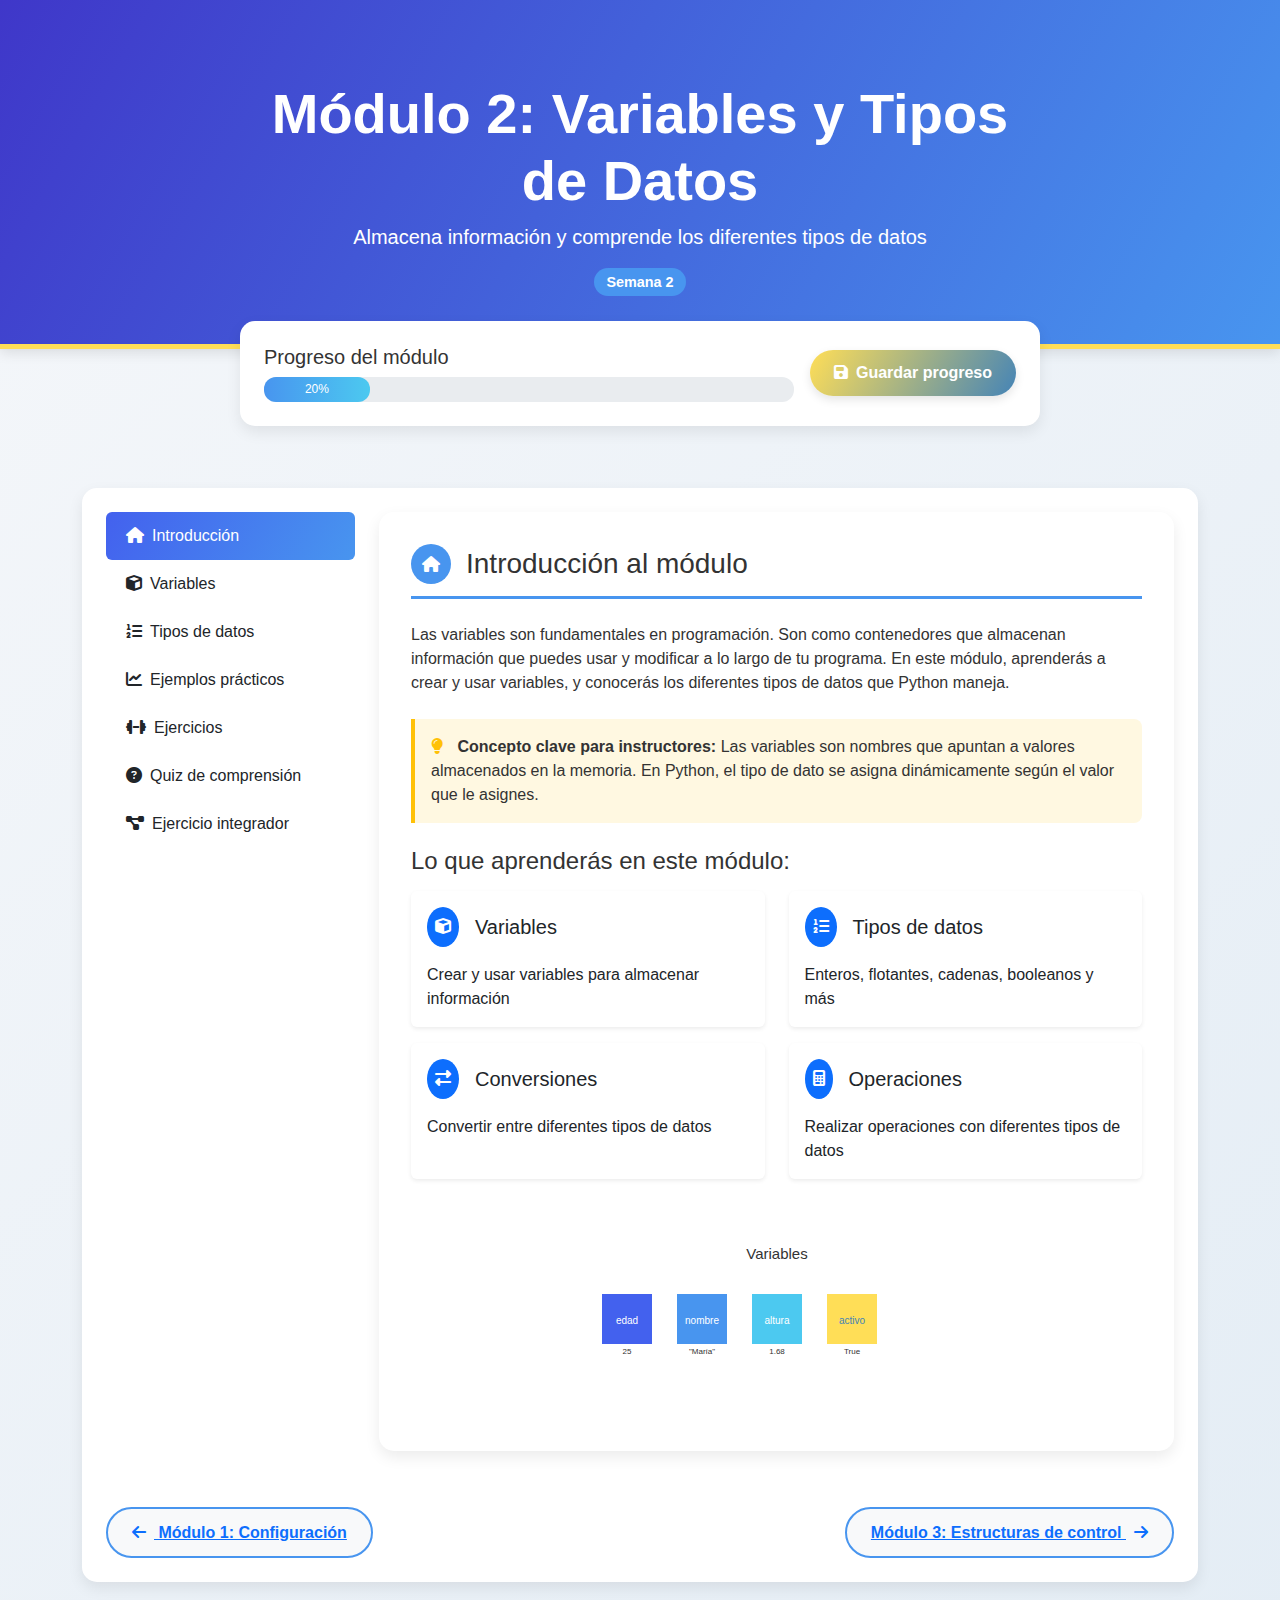
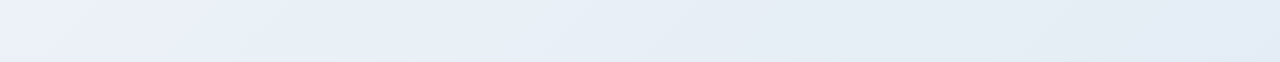
<file: Modulo_2.html>
<!DOCTYPE html>
<html lang="es">
<head>
    <meta charset="UTF-8">
    <meta name="viewport" content="width=device-width, initial-scale=1.0">
    <title>Módulo 2: Variables y Tipos de Datos | Fundamentos de Programación</title>
    <link href="https://cdn.jsdelivr.net/npm/bootstrap@5.3.0/dist/css/bootstrap.min.css" rel="stylesheet">
    <link rel="stylesheet" href="https://cdnjs.cloudflare.com/ajax/libs/font-awesome/6.4.0/css/all.min.css">
    <link rel="stylesheet" href="css/mod2.css">
</head>
<body>
    <!-- Encabezado del módulo -->
    <div class="module-header text-center">
        <div class="container">
            <div class="module-header-content">
                <h1 class="display-4 fw-bold">Módulo 2: Variables y Tipos de Datos</h1>
                <p class="lead">Almacena información y comprende los diferentes tipos de datos</p>
                <span class="badge badge-module">Semana 2</span>
            </div>
        </div>
    </div>

    <!-- Barra de progreso del módulo -->
    <div class="container">
        <div class="module-progress">
            <div style="flex: 1;">
                <h5 class="mb-2">Progreso del módulo</h5>
                <div class="progress">
                    <div class="progress-bar" role="progressbar" style="width: 20%;" aria-valuenow="20" aria-valuemin="0" aria-valuemax="100">20%</div>
                </div>
            </div>
            <div>
                <button class="btn btn-python">
                    <i class="fas fa-save me-1"></i> Guardar progreso
                </button>
            </div>
        </div>

        <!-- Navegación del módulo -->
        <div class="module-nav">
            <div class="row">
                <div class="col-md-3">
                    <div class="nav flex-column nav-pills" id="v-pills-tab" role="tablist" aria-orientation="vertical">
                        <a class="nav-link active" id="v-pills-intro-tab" data-bs-toggle="pill" href="#v-pills-intro" role="tab" aria-controls="v-pills-intro" aria-selected="true">
                            <i class="fas fa-home me-2"></i>Introducción
                        </a>
                        <a class="nav-link" id="v-pills-variables-tab" data-bs-toggle="pill" href="#v-pills-variables" role="tab" aria-controls="v-pills-variables" aria-selected="false">
                            <i class="fas fa-cube me-2"></i>Variables
                        </a>
                        <a class="nav-link" id="v-pills-types-tab" data-bs-toggle="pill" href="#v-pills-types" role="tab" aria-controls="v-pills-types" aria-selected="false">
                            <i class="fas fa-list-ol me-2"></i>Tipos de datos
                        </a>
                        <a class="nav-link" id="v-pills-examples-tab" data-bs-toggle="pill" href="#v-pills-examples" role="tab" aria-controls="v-pills-examples" aria-selected="false">
                            <i class="fas fa-chart-line me-2"></i>Ejemplos prácticos
                        </a>
                        <a class="nav-link" id="v-pills-exercises-tab" data-bs-toggle="pill" href="#v-pills-exercises" role="tab" aria-controls="v-pills-exercises" aria-selected="false">
                            <i class="fas fa-dumbbell me-2"></i>Ejercicios
                        </a>
                        <a class="nav-link" id="v-pills-quiz-tab" data-bs-toggle="pill" href="#v-pills-quiz" role="tab" aria-controls="v-pills-quiz" aria-selected="false">
                            <i class="fas fa-question-circle me-2"></i>Quiz de comprensión
                        </a>
                        <a class="nav-link" id="v-pills-integration-tab" data-bs-toggle="pill" href="#v-pills-integration" role="tab" aria-controls="v-pills-integration" aria-selected="false">
                            <i class="fas fa-project-diagram me-2"></i>Ejercicio integrador
                        </a>
                    </div>
                </div>
                <div class="col-md-9">
                    <div class="tab-content" id="v-pills-tabContent">
                        <!-- Introducción -->
                        <div class="tab-pane fade show active" id="v-pills-intro" role="tabpanel" aria-labelledby="v-pills-intro-tab">
                            <div class="content-section">
                                <div class="section-title">
                                    <div class="section-icon">
                                        <i class="fas fa-home"></i>
                                    </div>
                                    <h3 class="mb-0">Introducción al módulo</h3>
                                </div>
                                <p>Las variables son fundamentales en programación. Son como contenedores que almacenan información que puedes usar y modificar a lo largo de tu programa. En este módulo, aprenderás a crear y usar variables, y conocerás los diferentes tipos de datos que Python maneja.</p>
                                
                                <div class="tip-box">
                                    <i class="fas fa-lightbulb"></i>
                                    <strong>Concepto clave para instructores:</strong> Las variables son nombres que apuntan a valores almacenados en la memoria. En Python, el tipo de dato se asigna dinámicamente según el valor que le asignes.
                                </div>
                                
                                <h4 class="mt-4">Lo que aprenderás en este módulo:</h4>
                                <div class="row mt-3">
                                    <div class="col-md-6 mb-3">
                                        <div class="card h-100 border-0 shadow-sm">
                                            <div class="card-body">
                                                <div class="d-flex align-items-center mb-3">
                                                    <div class="bg-primary text-white rounded-circle p-2 me-3">
                                                        <i class="fas fa-cube"></i>
                                                    </div>
                                                    <h5 class="mb-0">Variables</h5>
                                                </div>
                                                <p class="mb-0">Crear y usar variables para almacenar información</p>
                                            </div>
                                        </div>
                                    </div>
                                    <div class="col-md-6 mb-3">
                                        <div class="card h-100 border-0 shadow-sm">
                                            <div class="card-body">
                                                <div class="d-flex align-items-center mb-3">
                                                    <div class="bg-primary text-white rounded-circle p-2 me-3">
                                                        <i class="fas fa-list-ol"></i>
                                                    </div>
                                                    <h5 class="mb-0">Tipos de datos</h5>
                                                </div>
                                                <p class="mb-0">Enteros, flotantes, cadenas, booleanos y más</p>
                                            </div>
                                        </div>
                                    </div>
                                    <div class="col-md-6 mb-3">
                                        <div class="card h-100 border-0 shadow-sm">
                                            <div class="card-body">
                                                <div class="d-flex align-items-center mb-3">
                                                    <div class="bg-primary text-white rounded-circle p-2 me-3">
                                                        <i class="fas fa-exchange-alt"></i>
                                                    </div>
                                                    <h5 class="mb-0">Conversiones</h5>
                                                </div>
                                                <p class="mb-0">Convertir entre diferentes tipos de datos</p>
                                            </div>
                                        </div>
                                    </div>
                                    <div class="col-md-6 mb-3">
                                        <div class="card h-100 border-0 shadow-sm">
                                            <div class="card-body">
                                                <div class="d-flex align-items-center mb-3">
                                                    <div class="bg-primary text-white rounded-circle p-2 me-3">
                                                        <i class="fas fa-calculator"></i>
                                                    </div>
                                                    <h5 class="mb-0">Operaciones</h5>
                                                </div>
                                                <p class="mb-0">Realizar operaciones con diferentes tipos de datos</p>
                                            </div>
                                        </div>
                                    </div>
                                </div>
                                
                                <div class="text-center mt-4">
                                    <img src="data:image/svg+xml;charset=UTF-8,%3Csvg xmlns='http://www.w3.org/2000/svg' width='400' height='200' viewBox='0 0 800 400'%3E%3Crect fill='%234361ee' x='50' y='150' width='100' height='100'/%3E%3Ctext fill='white' font-family='Arial' font-size='20' x='100' y='210' text-anchor='middle'%3Eedad%3C/text%3E%3Crect fill='%234895ef' x='200' y='150' width='100' height='100'/%3E%3Ctext fill='white' font-family='Arial' font-size='20' x='250' y='210' text-anchor='middle'%3Enombre%3C/text%3E%3Crect fill='%234cc9f0' x='350' y='150' width='100' height='100'/%3E%3Ctext fill='white' font-family='Arial' font-size='20' x='400' y='210' text-anchor='middle'%3Ealtura%3C/text%3E%3Crect fill='%23ffde57' x='500' y='150' width='100' height='100'/%3E%3Ctext fill='%234584b6' font-family='Arial' font-size='20' x='550' y='210' text-anchor='middle'%3Eactivo%3C/text%3E%3Ctext fill='%23333' font-family='Arial' font-size='30' x='400' y='80' text-anchor='middle'%3EVariables%3C/text%3E%3Ctext fill='%23333' font-family='Arial' font-size='16' x='100' y='270' text-anchor='middle'%3E25%3C/text%3E%3Ctext fill='%23333' font-family='Arial' font-size='16' x='250' y='270' text-anchor='middle'%3E%22María%22%3C/text%3E%3Ctext fill='%23333' font-family='Arial' font-size='16' x='400' y='270' text-anchor='middle'%3E1.68%3C/text%3E%3Ctext fill='%23333' font-family='Arial' font-size='16' x='550' y='270' text-anchor='middle'%3ETrue%3C/text%3E%3C/svg%3E" 
                                         alt="Representación visual de variables" class="img-fluid rounded">
                                </div>
                            </div>
                        </div>
                        
                        <!-- Variables -->
                        <div class="tab-pane fade" id="v-pills-variables" role="tabpanel" aria-labelledby="v-pills-variables-tab">
                            <div class="content-section">
                                <div class="section-title">
                                    <div class="section-icon">
                                        <i class="fas fa-cube"></i>
                                    </div>
                                    <h3 class="mb-0">Variables en Python</h3>
                                </div>
                                
                                <p>Las variables son nombres que asignamos a valores almacenados en la memoria. En Python, crear una variable es tan simple como asignarle un valor:</p>
                                
                                <div class="code-block">
                                    <span class="code-comment"># Crear una variable y asignarle un valor</span><br>
                                    edad = 25<br>
                                    nombre = "María"<br>
                                    altura = 1.68<br>
                                    estudiante = True<br><br>
                                    
                                    <span class="code-comment"># Usar las variables</span><br>
                                    <span class="code-function">print</span>(<span class="code-string">"Nombre:"</span>, nombre)<br>
                                    <span class="code-function">print</span>(<span class="code-string">"Edad:"</span>, edad, <span class="code-string">"años"</span>)
                                </div>
                                
                                <h4 class="mt-4">Reglas para nombres de variables</h4>
                                <ul>
                                    <li>Pueden contener letras, números y guiones bajos (_)</li>
                                    <li>Deben comenzar con una letra o guión bajo</li>
                                    <li>No pueden comenzar con un número</li>
                                    <li>Son sensibles a mayúsculas y minúsculas (edad ≠ Edad ≠ EDAD)</li>
                                    <li>No pueden ser palabras reservadas (if, for, while, etc.)</li>
                                </ul>
                                
                                <div class="row mt-4">
                                    <div class="col-md-6">
                                        <div class="card border-success mb-4">
                                            <div class="card-header bg-success text-white">
                                                <i class="fas fa-check-circle me-2"></i>Nombres válidos
                                            </div>
                                            <div class="card-body">
                                                <ul class="mb-0">
                                                    <li>edad</li>
                                                    <li>nombre_completo</li>
                                                    <li>_contador</li>
                                                    <li>valor1</li>
                                                    <li>ValorInicial</li>
                                                </ul>
                                            </div>
                                        </div>
                                    </div>
                                    <div class="col-md-6">
                                        <div class="card border-danger mb-4">
                                            <div class="card-header bg-danger text-white">
                                                <i class="fas fa-times-circle me-2"></i>Nombres inválidos
                                            </div>
                                            <div class="card-body">
                                                <ul class="mb-0">
                                                    <li>1valor (comienza con número)</li>
                                                    <li>nombre completo (contiene espacio)</li>
                                                    <li>for (palabra reservada)</li>
                                                    <li>valor-total (contiene guión)</li>
                                                    <li>valor$ (carácter especial)</li>
                                                </ul>
                                            </div>
                                        </div>
                                    </div>
                                </div>
                                
                                <div class="tip-box">
                                    <i class="fas fa-lightbulb"></i>
                                    <strong>Convenciones de estilo:</strong> En Python se usa snake_case para nombres de variables (ej: nombre_completo). Esto hace el código más legible y es una buena práctica.
                                </div>
                            </div>
                        </div>
                        
                        <!-- Tipos de datos -->
                        <div class="tab-pane fade" id="v-pills-types" role="tabpanel" aria-labelledby="v-pills-types-tab">
                            <div class="content-section">
                                <div class="section-title">
                                    <div class="section-icon">
                                        <i class="fas fa-list-ol"></i>
                                    </div>
                                    <h3 class="mb-0">Tipos de datos en Python</h3>
                                </div>
                                
                                <p>Python tiene varios tipos de datos integrados. Los más comunes son:</p>
                                
                                <div class="row mt-4">
                                    <div class="col-md-4 mb-4">
                                        <div class="data-type-card">
                                            <div class="data-type-icon">
                                                <i class="fas fa-hashtag"></i>
                                            </div>
                                            <div class="data-type-title">Enteros (int)</div>
                                            <p>Números enteros, sin parte decimal</p>
                                            <div class="code-block">
                                                edad = 25<br>
                                                cantidad = 1000
                                            </div>
                                        </div>
                                    </div>
                                    <div class="col-md-4 mb-4">
                                        <div class="data-type-card">
                                            <div class="data-type-icon">
                                                <i class="fas fa-divide"></i>
                                            </div>
                                            <div class="data-type-title">Flotantes (float)</div>
                                            <p>Números con parte decimal</p>
                                            <div class="code-block">
                                                altura = 1.75<br>
                                                pi = 3.1416
                                            </div>
                                        </div>
                                    </div>
                                    <div class="col-md-4 mb-4">
                                        <div class="data-type-card">
                                            <div class="data-type-icon">
                                                <i class="fas fa-font"></i>
                                            </div>
                                            <div class="data-type-title">Cadenas (str)</div>
                                            <p>Secuencias de caracteres (texto)</p>
                                            <div class="code-block">
                                                nombre = "Ana"<br>
                                                mensaje = 'Hola mundo'
                                            </div>
                                        </div>
                                    </div>
                                    <div class="col-md-4 mb-4">
                                        <div class="data-type-card">
                                            <div class="data-type-icon">
                                                <i class="fas fa-check-circle"></i>
                                            </div>
                                            <div class="data-type-title">Booleanos (bool)</div>
                                            <p>Valores de verdad: True o False</p>
                                            <div class="code-block">
                                                activo = True<br>
                                                encontrado = False
                                            </div>
                                        </div>
                                    </div>
                                    <div class="col-md-4 mb-4">
                                        <div class="data-type-card">
                                            <div class="data-type-icon">
                                                <i class="fas fa-list"></i>
                                            </div>
                                            <div class="data-type-title">Listas (list)</div>
                                            <p>Colecciones ordenadas y modificables</p>
                                            <div class="code-block">
                                                edades = [25, 30, 22, 40]<br>
                                                nombres = ["Ana", "Juan", "María"]
                                            </div>
                                        </div>
                                    </div>
                                    <div class="col-md-4 mb-4">
                                        <div class="data-type-card">
                                            <div class="data-type-icon">
                                                <i class="fas fa-database"></i>
                                            </div>
                                            <div class="data-type-title">Tuplas (tuple)</div>
                                            <p>Colecciones ordenadas e inmutables</p>
                                            <div class="code-block">
                                                coordenadas = (4.5, 7.2)<br>
                                                colores = ("rojo", "verde", "azul")
                                            </div>
                                        </div>
                                    </div>
                                </div>
                                
                                <h4>Conversión entre tipos</h4>
                                <p>A veces necesitamos convertir un tipo de dato en otro. Python proporciona funciones para esto:</p>
                                
                                <table class="type-table">
                                    <tr>
                                        <th>Función</th>
                                        <th>Descripción</th>
                                        <th>Ejemplo</th>
                                    </tr>
                                    <tr>
                                        <td>int()</td>
                                        <td>Convierte a entero</td>
                                        <td>int("25") → 25</td>
                                    </tr>
                                    <tr>
                                        <td>float()</td>
                                        <td>Convierte a flotante</td>
                                        <td>float("3.14") → 3.14</td>
                                    </tr>
                                    <tr>
                                        <td>str()</td>
                                        <td>Convierte a cadena</td>
                                        <td>str(100) → "100"</td>
                                    </tr>
                                    <tr>
                                        <td>bool()</td>
                                        <td>Convierte a booleano</td>
                                        <td>bool(1) → True</td>
                                    </tr>
                                    <tr>
                                        <td>list()</td>
                                        <td>Convierte a lista</td>
                                        <td>list((1,2,3)) → [1,2,3]</td>
                                    </tr>
                                </table>
                                
                                <div class="exercise">
                                    <div class="exercise-title">
                                        <i class="fas fa-pencil-alt"></i>
                                        <h4>Ejercicio: Conversión de tipos</h4>
                                    </div>
                                    <p>Dado el siguiente código:</p>
                                    <div class="code-block">
                                        precio = "19.99"<br>
                                        cantidad = "5"<br>
                                        impuesto = 0.15
                                    </div>
                                    <p>Calcula el total a pagar (precio * cantidad) y el total con impuesto (total * (1 + impuesto)).</p>
                                    <p>Muestra los resultados formateados como: "Total: $XX.XX"</p>
                                    <button class="btn btn-python mt-2">
                                        <i class="fas fa-lightbulb me-1"></i> Mostrar solución
                                    </button>
                                </div>
                            </div>
                        </div>
                        
                        <!-- Ejemplos prácticos -->
                        <div class="tab-pane fade" id="v-pills-examples" role="tabpanel" aria-labelledby="v-pills-examples-tab">
                            <div class="content-section">
                                <div class="section-title">
                                    <div class="section-icon">
                                        <i class="fas fa-chart-line"></i>
                                    </div>
                                    <h3 class="mb-0">Ejemplos prácticos con análisis de datos</h3>
                                </div>
                                
                                <h4>Análisis de datos de clientes</h4>
                                <p>Imagina que tienes datos básicos de clientes y quieres realizar algunos cálculos:</p>
                                
                                <div class="code-block">
                                    <span class="code-comment"># Datos de clientes</span><br>
                                    nombre_cliente = "Laura Martínez"<br>
                                    compras_mes_actual = 4<br>
                                    compras_mes_anterior = 7<br>
                                    promedio_historico = 5.2<br>
                                    cliente_activo = True<br><br>
                                    
                                    <span class="code-comment"># Calcular variación mensual</span><br>
                                    variacion = compras_mes_actual - compras_mes_anterior<br>
                                    variacion_porcentual = (variacion / compras_mes_anterior) * 100<br><br>
                                    
                                    <span class="code-comment"># Determinar estado del cliente</span><br>
                                    if compras_mes_actual > promedio_historico:<br>
                                    &nbsp;&nbsp;&nbsp;&nbsp;estado = "Sobresaliente"<br>
                                    elif compras_mes_actual == promedio_historico:<br>
                                    &nbsp;&nbsp;&nbsp;&nbsp;estado = "Normal"<br>
                                    else:<br>
                                    &nbsp;&nbsp;&nbsp;&nbsp;estado = "Debajo del promedio"<br><br>
                                    
                                    <span class="code-comment"># Mostrar reporte</span><br>
                                    <span class="code-function">print</span>(<span class="code-string">"Reporte de cliente:"</span>, nombre_cliente)<br>
                                    <span class="code-function">print</span>(<span class="code-string">"Compras este mes:"</span>, compras_mes_actual)<br>
                                    <span class="code-function">print</span>(<span class="code-string">"Variación mensual:"</span>, <span class="code-function">round</span>(variacion_porcentual, 1), <span class="code-string">"%"</span>)<br>
                                    <span class="code-function">print</span>(<span class="code-string">"Estado:"</span>, estado)<br>
                                    <span class="code-function">print</span>(<span class="code-string">"Cliente activo:"</span>, cliente_activo)
                                </div>
                                
                                <p><strong>Salida esperada:</strong></p>
                                <div class="code-block">
                                    Reporte de cliente: Laura Martínez<br>
                                    Compras este mes: 4<br>
                                    Variación mensual: -42.9 %<br>
                                    Estado: Debajo del promedio<br>
                                    Cliente activo: True
                                </div>
                                
                                <div class="tip-box">
                                    <i class="fas fa-lightbulb"></i>
                                    <strong>Para instructores:</strong> Este ejemplo muestra cómo diferentes tipos de datos (cadena, entero, flotante, booleano) trabajan juntos en un análisis básico de datos de clientes.
                                </div>
                            </div>
                        </div>
                        
                        <!-- Ejercicios -->
                        <div class="tab-pane fade" id="v-pills-exercises" role="tabpanel" aria-labelledby="v-pills-exercises-tab">
                            <div class="content-section">
                                <div class="section-title">
                                    <div class="section-icon">
                                        <i class="fas fa-dumbbell"></i>
                                    </div>
                                    <h3 class="mb-0">Ejercicios del módulo</h3>
                                </div>
                                
                                <div class="exercise">
                                    <div class="exercise-title">
                                        <i class="fas fa-1"></i>
                                        <h4>Ejercicio 1: Perfil de usuario</h4>
                                    </div>
                                    <p>Crea un programa que almacene información de un usuario en variables:</p>
                                    <ul>
                                        <li>Nombre completo</li>
                                        <li>Edad</li>
                                        <li>Altura (en metros)</li>
                                        <li>¿Es estudiante? (booleano)</li>
                                        <li>Hobbies (lista de al menos 3 hobbies)</li>
                                    </ul>
                                    <p>Luego muestra la información formateada como:</p>
                                    <div class="code-block">
                                        Nombre: [nombre completo]<br>
                                        Edad: [edad] años<br>
                                        Altura: [altura] metros<br>
                                        Estudiante: [Sí/No]<br>
                                        Hobbies: [hobby1], [hobby2], [hobby3]
                                    </div>
                                </div>
                                
                                <div class="exercise">
                                    <div class="exercise-title">
                                        <i class="fas fa-2"></i>
                                        <h4>Ejercicio 2: Calculadora de IMC</h4>
                                    </div>
                                    <p>El Índice de Masa Corporal (IMC) se calcula como:</p>
                                    <p><strong>IMC = peso / (altura^2)</strong></p>
                                    <p>Crea un programa que:</p>
                                    <ol>
                                        <li>Pida al usuario su peso en kg</li>
                                        <li>Pida su altura en metros</li>
                                        <li>Calcule el IMC</li>
                                        <li>Muestre el resultado con dos decimales</li>
                                    </ol>
                                    <p><strong>Ejemplo:</strong></p>
                                    <div class="code-block">
                                        Ingrese su peso en kg: 70<br>
                                        Ingrese su altura en metros: 1.75<br>
                                        Su IMC es: 22.86
                                    </div>
                                </div>
                                
                                <div class="exercise">
                                    <div class="exercise-title">
                                        <i class="fas fa-3"></i>
                                        <h4>Ejercicio 3: Conversor de divisas</h4>
                                    </div>
                                    <p>Crea un programa que convierta de dólares a euros.</p>
                                    <p>El programa debe:</p>
                                    <ul>
                                        <li>Almacenar el tipo de cambio actual (ej: 1 USD = 0.93 EUR) en una variable</li>
                                        <li>Pedir al usuario la cantidad de dólares a convertir</li>
                                        <li>Calcular la cantidad equivalente en euros</li>
                                        <li>Mostrar el resultado formateado con 2 decimales</li>
                                    </ul>
                                    <p><strong>Ejemplo:</strong></p>
                                    <div class="code-block">
                                        Ingrese cantidad en USD: 100<br>
                                        100.00 USD = 93.00 EUR
                                    </div>
                                </div>
                                
                                <div class="text-center mt-4">
                                    <button class="btn btn-python btn-lg">
                                        <i class="fas fa-download me-2"></i> Descargar ejercicios
                                    </button>
                                </div>
                            </div>
                        </div>
                        
                        <!-- Quiz de comprensión -->
                        <div class="tab-pane fade" id="v-pills-quiz" role="tabpanel" aria-labelledby="v-pills-quiz-tab">
                            <div class="content-section">
                                <div class="section-title">
                                    <div class="section-icon">
                                        <i class="fas fa-question-circle"></i>
                                    </div>
                                    <h3 class="mb-0">Quiz de comprensión</h3>
                                </div>
                                
                                <p>Evalúa tu comprensión de los conceptos de este módulo con este breve quiz.</p>
                                
                                <div class="quiz-question mb-4">
                                    <h5>1. ¿Qué tipo de dato se usaría para almacenar el nombre de una persona?</h5>
                                    <div class="quiz-option" onclick="selectOption(this)">
                                        int
                                    </div>
                                    <div class="quiz-option" onclick="selectOption(this)">
                                        float
                                    </div>
                                    <div class="quiz-option" onclick="selectOption(this)">
                                        str
                                    </div>
                                    <div class="quiz-option" onclick="selectOption(this)">
                                        bool
                                    </div>
                                </div>
                                
                                <div class="quiz-question mb-4">
                                    <h5>2. ¿Cuál de los siguientes es un nombre de variable válido en Python?</h5>
                                    <div class="quiz-option" onclick="selectOption(this)">
                                        1nombre
                                    </div>
                                    <div class="quiz-option" onclick="selectOption(this)">
                                        nombre completo
                                    </div>
                                    <div class="quiz-option" onclick="selectOption(this)">
                                        nombre_completo
                                    </div>
                                    <div class="quiz-option" onclick="selectOption(this)">
                                        nombre-completo
                                    </div>
                                </div>
                                
                                <div class="quiz-question mb-4">
                                    <h5>3. ¿Qué función se utiliza para convertir un número a cadena?</h5>
                                    <div class="quiz-option" onclick="selectOption(this)">
                                        int()
                                    </div>
                                    <div class="quiz-option" onclick="selectOption(this)">
                                        float()
                                    </div>
                                    <div class="quiz-option" onclick="selectOption(this)">
                                        str()
                                    </div>
                                    <div class="quiz-option" onclick="selectOption(this)">
                                        bool()
                                    </div>
                                </div>
                                
                                <div class="quiz-question mb-4">
                                    <h5>4. ¿Cuál es el resultado de type(3.14) en Python?</h5>
                                    <div class="quiz-option" onclick="selectOption(this)">
                                        int
                                    </div>
                                    <div class="quiz-option" onclick="selectOption(this)">
                                        float
                                    </div>
                                    <div class="quiz-option" onclick="selectOption(this)">
                                        str
                                    </div>
                                    <div class="quiz-option" onclick="selectOption(this)">
                                        double
                                    </div>
                                </div>
                                
                                <div class="quiz-question mb-4">
                                    <h5>5. ¿Qué valor booleano se obtiene al evaluar bool(0)?</h5>
                                    <div class="quiz-option" onclick="selectOption(this)">
                                        True
                                    </div>
                                    <div class="quiz-option" onclick="selectOption(this)">
                                        False
                                    </div>
                                    <div class="quiz-option" onclick="selectOption(this)">
                                        Error
                                    </div>
                                    <div class="quiz-option" onclick="selectOption(this)">
                                        None
                                    </div>
                                </div>
                                
                                <div class="text-center mt-4">
                                    <button class="btn btn-python btn-lg">
                                        <i class="fas fa-paper-plane me-2"></i> Enviar respuestas al instructor
                                    </button>
                                </div>
                            </div>
                        </div>
                        
                        <!-- Ejercicio integrador -->
                        <div class="tab-pane fade" id="v-pills-integration" role="tabpanel" aria-labelledby="v-pills-integration-tab">
                            <div class="content-section">
                                <div class="section-title">
                                    <div class="section-icon">
                                        <i class="fas fa-project-diagram"></i>
                                    </div>
                                    <h3 class="mb-0">Ejercicio integrador del módulo</h3>
                                </div>
                                
                                <div class="integration-exercise">
                                    <h4>Análisis de datos de productos</h4>
                                    <p>Como analista de datos en una tienda, tienes la siguiente información sobre productos:</p>
                                    
                                    <div class="code-block">
                                        <span class="code-comment"># Datos de productos</span><br>
                                        nombres = ["Laptop", "Teléfono", "Tablet", "Monitor"]<br>
                                        precios = [1200.50, 800.00, 450.75, 300.25]<br>
                                        cantidades = [15, 30, 25, 40]<br>
                                        descuentos = [0.10, 0.05, 0.15, 0.20]  <span class="code-comment"># 10%, 5%, 15%, 20%</span>
                                    </div>
                                    
                                    <p><strong>Tu tarea:</strong></p>
                                    <ol>
                                        <li>Calcular el valor total de inventario por producto (precio * cantidad)</li>
                                        <li>Calcular el precio con descuento para cada producto (precio - (precio * descuento))</li>
                                        <li>Determinar el producto con mayor valor de inventario</li>
                                        <li>Calcular el valor total de todo el inventario</li>
                                        <li>Mostrar todos los resultados de forma clara y organizada</li>
                                    </ol>
                                    
                                    <p><strong>Requisitos adicionales:</strong></p>
                                    <ul>
                                        <li>Usa nombres de variables descriptivos</li>
                                        <li>Formatea los números monetarios con 2 decimales</li>
                                        <li>Muestra los resultados en una tabla o formato fácil de leer</li>
                                        <li>Agrega comentarios explicativos en tu código</li>
                                    </ul>
                                    
                                    <h5 class="mt-4">Resultado esperado:</h5>
                                    <div class="code-block">
                                        === Análisis de Productos ===<br>
                                        <br>
                                        Producto: Laptop<br>
                                        - Precio original: $1200.50<br>
                                        - Precio con descuento: $1080.45<br>
                                        - Valor en inventario: $18006.75<br>
                                        <br>
                                        Producto: Teléfono<br>
                                        - Precio original: $800.00<br>
                                        - Precio con descuento: $760.00<br>
                                        - Valor en inventario: $24000.00<br>
                                        <br>
                                        Producto: Tablet<br>
                                        - Precio original: $450.75<br>
                                        - Precio con descuento: $383.14<br>
                                        - Valor en inventario: $11268.75<br>
                                        <br>
                                        Producto: Monitor<br>
                                        - Precio original: $300.25<br>
                                        - Precio con descuento: $240.20<br>
                                        - Valor en inventario: $12010.00<br>
                                        <br>
                                        Producto con mayor valor en inventario: Teléfono ($24000.00)<br>
                                        Valor total del inventario: $65285.50
                                    </div>
                                    
                                    <div class="text-center mt-4">
                                        <button class="btn btn-python">
                                            <i class="fas fa-file-download me-2"></i> Descargar solución
                                        </button>
                                        <button class="btn btn-module-nav ms-2">
                                            <i class="fas fa-video me-2"></i> Ver explicación en video
                                        </button>
                                    </div>
                                </div>
                                
                                <div class="mt-4 p-4 text-center bg-light rounded">
                                    <h4>¡Excelente trabajo en el Módulo 2!</h4>
                                    <p>Has dominado los fundamentos de variables y tipos de datos.</p>
                                    <button class="btn btn-python btn-lg mt-2">
                                        Continuar con el Módulo 3: Estructuras de control <i class="fas fa-arrow-right ms-2"></i>
                                    </button>
                                </div>
                            </div>
                        </div>
                    </div>
                </div>
            </div>
            
            <!-- Navegación entre módulos -->
            <div class="d-flex justify-content-between mt-4">
                <button class="btn btn-module-nav">
                    <a href="Modulo_1.html">
                        <i class="fas fa-arrow-left me-2"></i> Módulo 1: Configuración
                    </a>
                    
                </button>
                <button class="btn btn-module-nav">
                    <a href="Modulo_3.html">
                        Módulo 3: Estructuras de control <i class="fas fa-arrow-right ms-2"></i>
                    </a>
                </button>
            </div>
        </div>
    </div>

    <script src="https://cdn.jsdelivr.net/npm/bootstrap@5.3.0/dist/js/bootstrap.bundle.min.js"></script>
    <script>
        // Función para seleccionar opciones en el quiz
        function selectOption(element) {
            // Resetear todas las opciones en esta pregunta
            const options = element.parentElement.querySelectorAll('.quiz-option');
            options.forEach(opt => {
                opt.classList.remove('selected');
            });
            
            // Marcar la opción seleccionada
            element.classList.add('selected');
        }
        
        // Actualizar barra de progreso al cambiar de sección
        document.querySelectorAll('.nav-link').forEach(link => {
            link.addEventListener('click', function() {
                const progressBar = document.querySelector('.progress-bar');
                let progress = 20;
                
                if(this.id === 'v-pills-variables-tab') progress = 35;
                else if(this.id === 'v-pills-types-tab') progress = 50;
                else if(this.id === 'v-pills-examples-tab') progress = 65;
                else if(this.id === 'v-pills-exercises-tab') progress = 80;
                else if(this.id === 'v-pills-quiz-tab') progress = 90;
                else if(this.id === 'v-pills-integration-tab') progress = 100;
                
                progressBar.style.width = progress + '%';
                progressBar.setAttribute('aria-valuenow', progress);
                progressBar.innerHTML = progress + '%';
            });
        });
        
        // Animación para los ejercicios
        document.querySelectorAll('.exercise').forEach(exercise => {
            exercise.addEventListener('click', function(e) {
                if(e.target.classList.contains('btn')) {
                    const solution = this.querySelector('.code-block:last-child');
                    if(solution) {
                        solution.style.display = solution.style.display === 'none' ? 'block' : 'none';
                    }
                }
            });
        });
    </script>
</body>
</html>
</file>
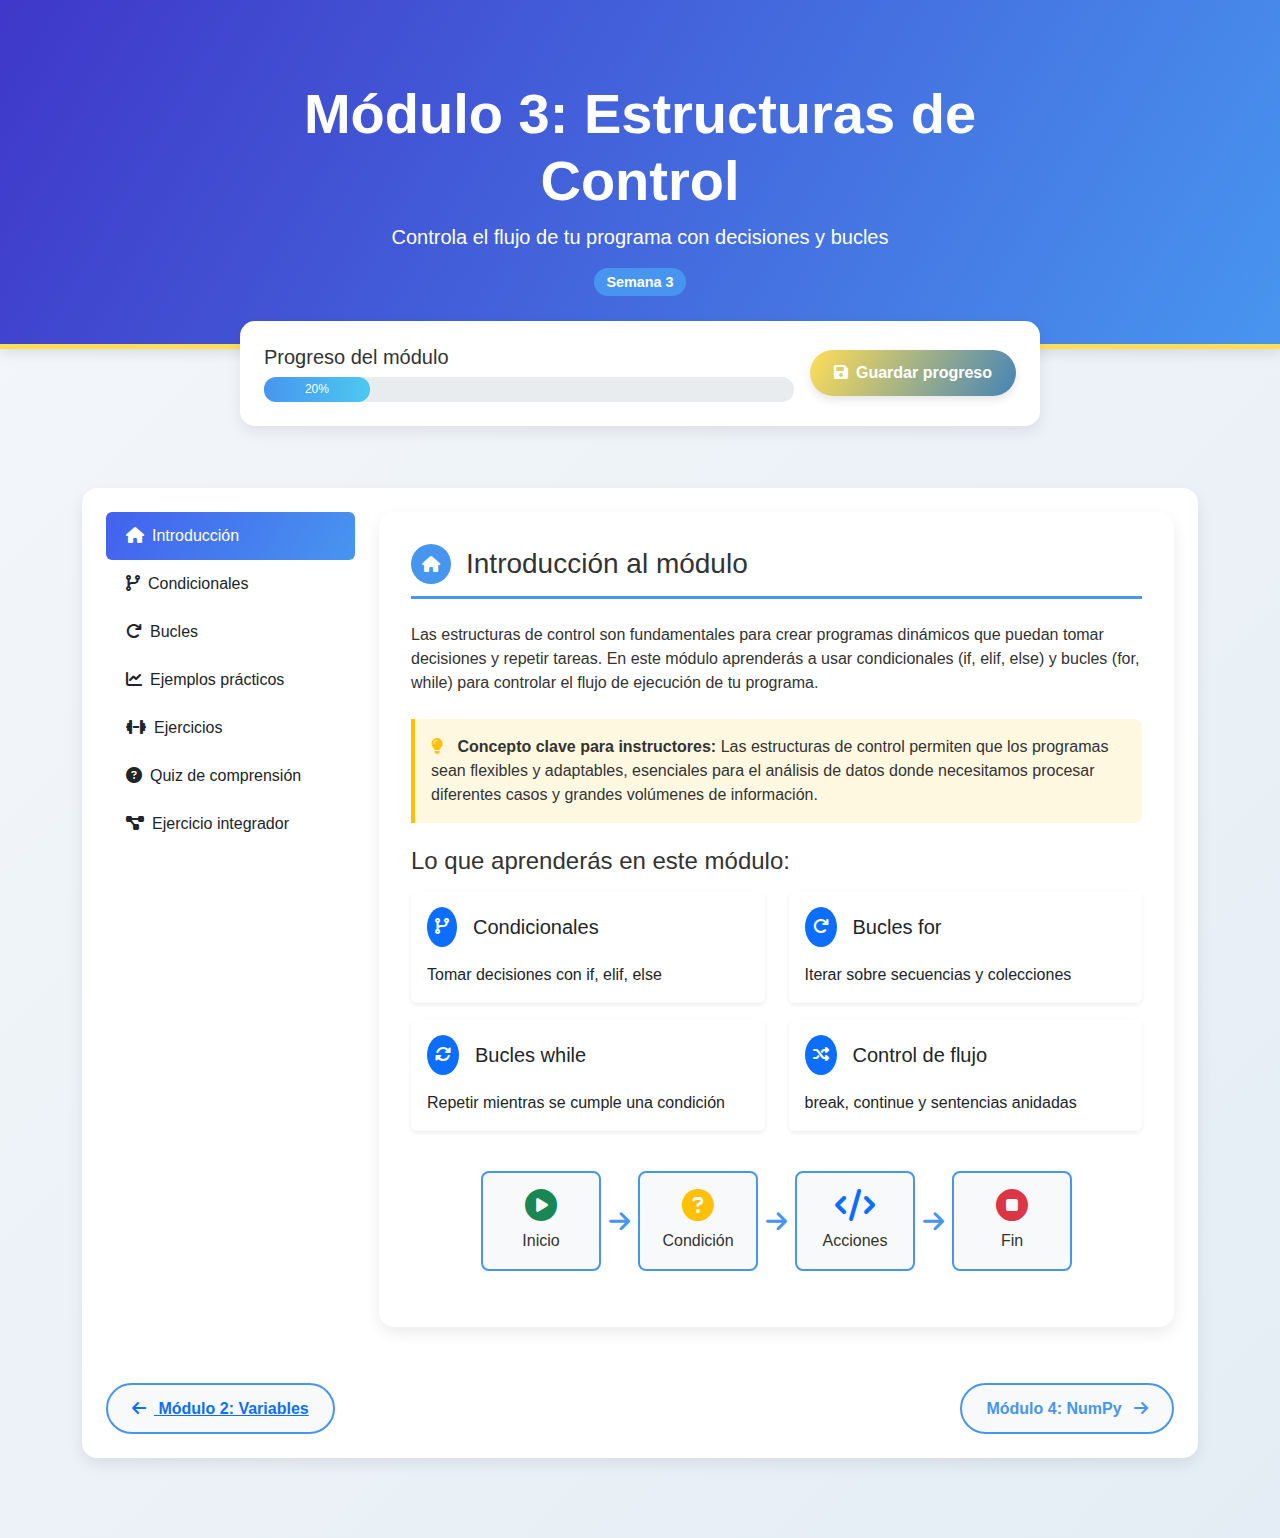
<file: Modulo_3.html>
<!DOCTYPE html>
<html lang="es">
<head>
    <meta charset="UTF-8">
    <meta name="viewport" content="width=device-width, initial-scale=1.0">
    <title>Módulo 3: Estructuras de Control | Fundamentos de Programación</title>
    <link href="https://cdn.jsdelivr.net/npm/bootstrap@5.3.0/dist/css/bootstrap.min.css" rel="stylesheet">
    <link rel="stylesheet" href="https://cdnjs.cloudflare.com/ajax/libs/font-awesome/6.4.0/css/all.min.css">
    <link rel="stylesheet" href="css/mod3.css">
</head>
<body>
    <!-- Encabezado del módulo -->
    <div class="module-header text-center">
        <div class="container">
            <div class="module-header-content">
                <h1 class="display-4 fw-bold">Módulo 3: Estructuras de Control</h1>
                <p class="lead">Controla el flujo de tu programa con decisiones y bucles</p>
                <span class="badge badge-module">Semana 3</span>
            </div>
        </div>
    </div>

    <!-- Barra de progreso del módulo -->
    <div class="container">
        <div class="module-progress">
            <div style="flex: 1;">
                <h5 class="mb-2">Progreso del módulo</h5>
                <div class="progress">
                    <div class="progress-bar" role="progressbar" style="width: 20%;" aria-valuenow="20" aria-valuemin="0" aria-valuemax="100">20%</div>
                </div>
            </div>
            <div>
                <button class="btn btn-python">
                    <i class="fas fa-save me-1"></i> Guardar progreso
                </button>
            </div>
        </div>

        <!-- Navegación del módulo -->
        <div class="module-nav">
            <div class="row">
                <div class="col-md-3">
                    <div class="nav flex-column nav-pills" id="v-pills-tab" role="tablist" aria-orientation="vertical">
                        <a class="nav-link active" id="v-pills-intro-tab" data-bs-toggle="pill" href="#v-pills-intro" role="tab" aria-controls="v-pills-intro" aria-selected="true">
                            <i class="fas fa-home me-2"></i>Introducción
                        </a>
                        <a class="nav-link" id="v-pills-conditional-tab" data-bs-toggle="pill" href="#v-pills-conditional" role="tab" aria-controls="v-pills-conditional" aria-selected="false">
                            <i class="fas fa-code-branch me-2"></i>Condicionales
                        </a>
                        <a class="nav-link" id="v-pills-loops-tab" data-bs-toggle="pill" href="#v-pills-loops" role="tab" aria-controls="v-pills-loops" aria-selected="false">
                            <i class="fas fa-redo me-2"></i>Bucles
                        </a>
                        <a class="nav-link" id="v-pills-examples-tab" data-bs-toggle="pill" href="#v-pills-examples" role="tab" aria-controls="v-pills-examples" aria-selected="false">
                            <i class="fas fa-chart-line me-2"></i>Ejemplos prácticos
                        </a>
                        <a class="nav-link" id="v-pills-exercises-tab" data-bs-toggle="pill" href="#v-pills-exercises" role="tab" aria-controls="v-pills-exercises" aria-selected="false">
                            <i class="fas fa-dumbbell me-2"></i>Ejercicios
                        </a>
                        <a class="nav-link" id="v-pills-quiz-tab" data-bs-toggle="pill" href="#v-pills-quiz" role="tab" aria-controls="v-pills-quiz" aria-selected="false">
                            <i class="fas fa-question-circle me-2"></i>Quiz de comprensión
                        </a>
                        <a class="nav-link" id="v-pills-integration-tab" data-bs-toggle="pill" href="#v-pills-integration" role="tab" aria-controls="v-pills-integration" aria-selected="false">
                            <i class="fas fa-project-diagram me-2"></i>Ejercicio integrador
                        </a>
                    </div>
                </div>
                <div class="col-md-9">
                    <div class="tab-content" id="v-pills-tabContent">
                        <!-- Introducción -->
                        <div class="tab-pane fade show active" id="v-pills-intro" role="tabpanel" aria-labelledby="v-pills-intro-tab">
                            <div class="content-section">
                                <div class="section-title">
                                    <div class="section-icon">
                                        <i class="fas fa-home"></i>
                                    </div>
                                    <h3 class="mb-0">Introducción al módulo</h3>
                                </div>
                                <p>Las estructuras de control son fundamentales para crear programas dinámicos que puedan tomar decisiones y repetir tareas. En este módulo aprenderás a usar condicionales (if, elif, else) y bucles (for, while) para controlar el flujo de ejecución de tu programa.</p>
                                
                                <div class="tip-box">
                                    <i class="fas fa-lightbulb"></i>
                                    <strong>Concepto clave para instructores:</strong> Las estructuras de control permiten que los programas sean flexibles y adaptables, esenciales para el análisis de datos donde necesitamos procesar diferentes casos y grandes volúmenes de información.
                                </div>
                                
                                <h4 class="mt-4">Lo que aprenderás en este módulo:</h4>
                                <div class="row mt-3">
                                    <div class="col-md-6 mb-3">
                                        <div class="card h-100 border-0 shadow-sm">
                                            <div class="card-body">
                                                <div class="d-flex align-items-center mb-3">
                                                    <div class="bg-primary text-white rounded-circle p-2 me-3">
                                                        <i class="fas fa-code-branch"></i>
                                                    </div>
                                                    <h5 class="mb-0">Condicionales</h5>
                                                </div>
                                                <p class="mb-0">Tomar decisiones con if, elif, else</p>
                                            </div>
                                        </div>
                                    </div>
                                    <div class="col-md-6 mb-3">
                                        <div class="card h-100 border-0 shadow-sm">
                                            <div class="card-body">
                                                <div class="d-flex align-items-center mb-3">
                                                    <div class="bg-primary text-white rounded-circle p-2 me-3">
                                                        <i class="fas fa-redo"></i>
                                                    </div>
                                                    <h5 class="mb-0">Bucles for</h5>
                                                </div>
                                                <p class="mb-0">Iterar sobre secuencias y colecciones</p>
                                            </div>
                                        </div>
                                    </div>
                                    <div class="col-md-6 mb-3">
                                        <div class="card h-100 border-0 shadow-sm">
                                            <div class="card-body">
                                                <div class="d-flex align-items-center mb-3">
                                                    <div class="bg-primary text-white rounded-circle p-2 me-3">
                                                        <i class="fas fa-sync-alt"></i>
                                                    </div>
                                                    <h5 class="mb-0">Bucles while</h5>
                                                </div>
                                                <p class="mb-0">Repetir mientras se cumple una condición</p>
                                            </div>
                                        </div>
                                    </div>
                                    <div class="col-md-6 mb-3">
                                        <div class="card h-100 border-0 shadow-sm">
                                            <div class="card-body">
                                                <div class="d-flex align-items-center mb-3">
                                                    <div class="bg-primary text-white rounded-circle p-2 me-3">
                                                        <i class="fas fa-random"></i>
                                                    </div>
                                                    <h5 class="mb-0">Control de flujo</h5>
                                                </div>
                                                <p class="mb-0">break, continue y sentencias anidadas</p>
                                            </div>
                                        </div>
                                    </div>
                                </div>
                                
                                <div class="flow-diagram">
                                    <div class="flow-step">
                                        <i class="fas fa-play-circle fa-2x mb-2 text-success"></i>
                                        <div>Inicio</div>
                                    </div>
                                    <div class="flow-arrow">
                                        <i class="fas fa-arrow-right"></i>
                                    </div>
                                    <div class="flow-step">
                                        <i class="fas fa-question-circle fa-2x mb-2 text-warning"></i>
                                        <div>Condición</div>
                                    </div>
                                    <div class="flow-arrow">
                                        <i class="fas fa-arrow-right"></i>
                                    </div>
                                    <div class="flow-step">
                                        <i class="fas fa-code fa-2x mb-2 text-primary"></i>
                                        <div>Acciones</div>
                                    </div>
                                    <div class="flow-arrow">
                                        <i class="fas fa-arrow-right"></i>
                                    </div>
                                    <div class="flow-step">
                                        <i class="fas fa-stop-circle fa-2x mb-2 text-danger"></i>
                                        <div>Fin</div>
                                    </div>
                                </div>
                            </div>
                        </div>
                        
                        <!-- Condicionales -->
                        <div class="tab-pane fade" id="v-pills-conditional" role="tabpanel" aria-labelledby="v-pills-conditional-tab">
                            <div class="content-section">
                                <div class="section-title">
                                    <div class="section-icon">
                                        <i class="fas fa-code-branch"></i>
                                    </div>
                                    <h3 class="mb-0">Estructuras condicionales</h3>
                                </div>
                                
                                <p>Las estructuras condicionales permiten que tu programa tome decisiones basadas en condiciones. En Python usamos <code>if</code>, <code>elif</code> (else if) y <code>else</code>.</p>
                                
                                <div class="control-structure-card">
                                    <div class="control-structure-icon">
                                        <i class="fas fa-question"></i>
                                    </div>
                                    <div class="control-structure-title">Estructura básica if</div>
                                    <div class="code-block">
                                        <span class="code-keyword">if</span> condicion:<br>
                                        &nbsp;&nbsp;&nbsp;&nbsp;<span class="code-comment"># Código a ejecutar si la condición es verdadera</span>
                                    </div>
                                </div>
                                
                                <div class="control-structure-card">
                                    <div class="control-structure-icon">
                                        <i class="fas fa-exchange-alt"></i>
                                    </div>
                                    <div class="control-structure-title">if-else</div>
                                    <div class="code-block">
                                        <span class="code-keyword">if</span> condicion:<br>
                                        &nbsp;&nbsp;&nbsp;&nbsp;<span class="code-comment"># Código si condición es verdadera</span><br>
                                        <span class="code-keyword">else</span>:<br>
                                        &nbsp;&nbsp;&nbsp;&nbsp;<span class="code-comment"># Código si condición es falsa</span>
                                    </div>
                                </div>
                                
                                <div class="control-structure-card">
                                    <div class="control-structure-icon">
                                        <i class="fas fa-sitemap"></i>
                                    </div>
                                    <div class="control-structure-title">if-elif-else</div>
                                    <div class="code-block">
                                        <span class="code-keyword">if</span> condicion1:<br>
                                        &nbsp;&nbsp;&nbsp;&nbsp;<span class="code-comment"># Código si condición1 es verdadera</span><br>
                                        <span class="code-keyword">elif</span> condicion2:<br>
                                        &nbsp;&nbsp;&nbsp;&nbsp;<span class="code-comment"># Código si condición2 es verdadera</span><br>
                                        <span class="code-keyword">else</span>:<br>
                                        &nbsp;&nbsp;&nbsp;&nbsp;<span class="code-comment"># Código si ninguna condición es verdadera</span>
                                    </div>
                                </div>
                                
                                <h4 class="mt-4">Ejemplo: Clasificación de clientes</h4>
                                <div class="code-block">
                                    <span class="code-comment"># Clasificar clientes según compras</span><br>
                                    compras = 1500  <span class="code-comment"># Monto en dólares</span><br><br>
                                    
                                    <span class="code-keyword">if</span> compras > 2000:<br>
                                    &nbsp;&nbsp;&nbsp;&nbsp;categoria = "Premium"<br>
                                    <span class="code-keyword">elif</span> compras > 1000:<br>
                                    &nbsp;&nbsp;&nbsp;&nbsp;categoria = "Oro"<br>
                                    <span class="code-keyword">elif</span> compras > 500:<br>
                                    &nbsp;&nbsp;&nbsp;&nbsp;categoria = "Plata"<br>
                                    <span class="code-keyword">else</span>:<br>
                                    &nbsp;&nbsp;&nbsp;&nbsp;categoria = "Bronce"<br><br>
                                    
                                    <span class="code-function">print</span>(<span class="code-string">"Categoría del cliente:"</span>, categoria)
                                </div>
                                
                                <div class="exercise">
                                    <div class="exercise-title">
                                        <i class="fas fa-pencil-alt"></i>
                                        <h4>Ejercicio: Evaluación de productos</h4>
                                    </div>
                                    <p>Crea un programa que clasifique productos según su calificación:</p>
                                    <ul>
                                        <li>5 estrellas: "Excelente"</li>
                                        <li>4 estrellas: "Bueno"</li>
                                        <li>3 estrellas: "Aceptable"</li>
                                        <li>2 estrellas o menos: "Deficiente"</li>
                                    </ul>
                                    <p>El programa debe pedir al usuario la calificación (número entero entre 1 y 5) y mostrar la evaluación correspondiente.</p>
                                    <button class="btn btn-python mt-2">
                                        <i class="fas fa-lightbulb me-1"></i> Mostrar solución
                                    </button>
                                </div>
                            </div>
                        </div>
                        
                        <!-- Bucles -->
                        <div class="tab-pane fade" id="v-pills-loops" role="tabpanel" aria-labelledby="v-pills-loops-tab">
                            <div class="content-section">
                                <div class="section-title">
                                    <div class="section-icon">
                                        <i class="fas fa-redo"></i>
                                    </div>
                                    <h3 class="mb-0">Bucles en Python</h3>
                                </div>
                                
                                <p>Los bucles permiten ejecutar un bloque de código repetidamente. Python tiene dos tipos principales de bucles: <code>for</code> y <code>while</code>.</p>
                                
                                <div class="control-structure-card">
                                    <div class="control-structure-icon">
                                        <i class="fas fa-list-ol"></i>
                                    </div>
                                    <div class="control-structure-title">Bucle for</div>
                                    <p>Ideal para iterar sobre elementos de una secuencia (lista, tupla, cadena, etc.)</p>
                                    <div class="code-block">
                                        <span class="code-keyword">for</span> elemento <span class="code-keyword">in</span> secuencia:<br>
                                        &nbsp;&nbsp;&nbsp;&nbsp;<span class="code-comment"># Código a ejecutar para cada elemento</span>
                                    </div>
                                </div>
                                
                                <div class="control-structure-card">
                                    <div class="control-structure-icon">
                                        <i class="fas fa-sync-alt"></i>
                                    </div>
                                    <div class="control-structure-title">Bucle while</div>
                                    <p>Ejecuta un bloque de código mientras una condición sea verdadera</p>
                                    <div class="code-block">
                                        <span class="code-keyword">while</span> condicion:<br>
                                        &nbsp;&nbsp;&nbsp;&nbsp;<span class="code-comment"># Código a ejecutar mientras condición sea True</span>
                                    </div>
                                </div>
                                
                                <div class="control-structure-card">
                                    <div class="control-structure-icon">
                                        <i class="fas fa-stop-circle"></i>
                                    </div>
                                    <div class="control-structure-title">Control de bucles</div>
                                    <p><code>break</code> termina el bucle, <code>continue</code> salta a la siguiente iteración</p>
                                    <div class="code-block">
                                        <span class="code-keyword">for</span> i <span class="code-keyword">in</span> <span class="code-function">range</span>(10):<br>
                                        &nbsp;&nbsp;&nbsp;&nbsp;<span class="code-keyword">if</span> i == 3:<br>
                                        &nbsp;&nbsp;&nbsp;&nbsp;&nbsp;&nbsp;&nbsp;&nbsp;<span class="code-keyword">continue</span>  <span class="code-comment"># Salta esta iteración</span><br>
                                        &nbsp;&nbsp;&nbsp;&nbsp;<span class="code-keyword">if</span> i == 7:<br>
                                        &nbsp;&nbsp;&nbsp;&nbsp;&nbsp;&nbsp;&nbsp;&nbsp;<span class="code-keyword">break</span>    <span class="code-comment"># Termina el bucle</span><br>
                                        &nbsp;&nbsp;&nbsp;&nbsp;<span class="code-function">print</span>(i)
                                    </div>
                                </div>
                                
                                <h4 class="mt-4">Ejemplo: Análisis de ventas diarias</h4>
                                <div class="code-block">
                                    <span class="code-comment"># Calcular ventas semanales</span><br>
                                    ventas_diarias = [1200, 1500, 900, 1800, 2100, 800, 1100]<br>
                                    total_semanal = 0<br>
                                    dia = 1<br><br>
                                    
                                    <span class="code-comment"># Usando for</span><br>
                                    <span class="code-keyword">for</span> venta <span class="code-keyword">in</span> ventas_diarias:<br>
                                    &nbsp;&nbsp;&nbsp;&nbsp;total_semanal += venta<br><br>
                                    
                                    <span class="code-comment"># Usando while</span><br>
                                    total_semanal = 0<br>
                                    contador = 0<br>
                                    <span class="code-keyword">while</span> contador < len(ventas_diarias):<br>
                                    &nbsp;&nbsp;&nbsp;&nbsp;total_semanal += ventas_diarias[contador]<br>
                                    &nbsp;&nbsp;&nbsp;&nbsp;contador += 1<br><br>
                                    
                                    <span class="code-function">print</span>(<span class="code-string">"Ventas totales de la semana: $"</span>, total_semanal)
                                </div>
                                
                                <div class="exercise">
                                    <div class="exercise-title">
                                        <i class="fas fa-pencil-alt"></i>
                                        <h4>Ejercicio: Búsqueda en lista</h4>
                                    </div>
                                    <p>Dada una lista de números, crea un programa que:</p>
                                    <ol>
                                        <li>Pida al usuario un número a buscar</li>
                                        <li>Recorra la lista usando un bucle</li>
                                        <li>Indique si el número está en la lista</li>
                                        <li>Si está, muestre su posición (índice)</li>
                                    </ol>
                                    <div class="code-block">
                                        numeros = [23, 45, 67, 12, 89, 34, 56]
                                    </div>
                                    <button class="btn btn-python mt-2">
                                        <i class="fas fa-lightbulb me-1"></i> Mostrar solución
                                    </button>
                                </div>
                            </div>
                        </div>
                        
                        <!-- Ejemplos prácticos -->
                        <div class="tab-pane fade" id="v-pills-examples" role="tabpanel" aria-labelledby="v-pills-examples-tab">
                            <div class="content-section">
                                <div class="section-title">
                                    <div class="section-icon">
                                        <i class="fas fa-chart-line"></i>
                                    </div>
                                    <h3 class="mb-0">Ejemplos prácticos con análisis de datos</h3>
                                </div>
                                
                                <h4>Análisis de ventas por categoría</h4>
                                <p>Supongamos que tenemos datos de ventas por categoría de producto y queremos:</p>
                                <ul>
                                    <li>Calcular el total de ventas por categoría</li>
                                    <li>Identificar la categoría con mayores ventas</li>
                                    <li>Calcular el porcentaje que representa cada categoría</li>
                                </ul>
                                
                                <div class="code-block">
                                    <span class="code-comment"># Datos de ventas por categoría</span><br>
                                    categorias = ["Electrónicos", "Ropa", "Hogar", "Alimentos"]<br>
                                    ventas = [12000, 8500, 7600, 9200]<br><br>
                                    
                                    <span class="code-comment"># Calcular total de ventas</span><br>
                                    total_ventas = sum(ventas)<br><br>
                                    
                                    <span class="code-comment"># Encontrar categoría con mayores ventas</span><br>
                                    max_ventas = 0<br>
                                    categoria_max = ""<br>
                                    <span class="code-keyword">for</span> i <span class="code-keyword">in</span> <span class="code-function">range</span>(len(categorias)):<br>
                                    &nbsp;&nbsp;&nbsp;&nbsp;<span class="code-keyword">if</span> ventas[i] > max_ventas:<br>
                                    &nbsp;&nbsp;&nbsp;&nbsp;&nbsp;&nbsp;&nbsp;&nbsp;max_ventas = ventas[i]<br>
                                    &nbsp;&nbsp;&nbsp;&nbsp;&nbsp;&nbsp;&nbsp;&nbsp;categoria_max = categorias[i]<br><br>
                                    
                                    <span class="code-comment"># Calcular porcentajes</span><br>
                                    <span class="code-function">print</span>(<span class="code-string">"=== Reporte de Ventas ==="</span>)<br>
                                    <span class="code-keyword">for</span> i <span class="code-keyword">in</span> <span class="code-function">range</span>(len(categorias)):<br>
                                    &nbsp;&nbsp;&nbsp;&nbsp;porcentaje = (ventas[i] / total_ventas) * 100<br>
                                    &nbsp;&nbsp;&nbsp;&nbsp;<span class="code-function">print</span>(f"{categorias[i]}: ${ventas[i]} ({porcentaje:.1f}%)")<br><br>
                                    
                                    <span class="code-function">print</span>(<span class="code-string">f"\nCategoría con mayores ventas: {categoria_max} (${max_ventas})"</span>)
                                </div>
                                
                                <div class="tip-box">
                                    <i class="fas fa-lightbulb"></i>
                                    <strong>Para instructores:</strong> Este ejemplo muestra cómo combinar bucles y condicionales para realizar análisis básicos de datos. Es un patrón común en el análisis de datos donde necesitamos procesar colecciones de información.
                                </div>
                            </div>
                        </div>
                        
                        <!-- Ejercicios -->
                        <div class="tab-pane fade" id="v-pills-exercises" role="tabpanel" aria-labelledby="v-pills-exercises-tab">
                            <div class="content-section">
                                <div class="section-title">
                                    <div class="section-icon">
                                        <i class="fas fa-dumbbell"></i>
                                    </div>
                                    <h3 class="mb-0">Ejercicios del módulo</h3>
                                </div>
                                
                                <div class="exercise">
                                    <div class="exercise-title">
                                        <i class="fas fa-1"></i>
                                        <h4>Ejercicio 1: Calculadora de impuestos</h4>
                                    </div>
                                    <p>Crea un programa que calcule el impuesto según el ingreso anual:</p>
                                    <ul>
                                        <li>Hasta $10,000: 5%</li>
                                        <li>$10,001 - $50,000: 15%</li>
                                        <li>$50,001 - $100,000: 20%</li>
                                        <li>Más de $100,000: 30%</li>
                                    </ul>
                                    <p>El programa debe:</p>
                                    <ol>
                                        <li>Pedir al usuario su ingreso anual</li>
                                        <li>Calcular el impuesto a pagar</li>
                                        <li>Mostrar el resultado</li>
                                    </ol>
                                </div>
                                
                                <div class="exercise">
                                    <div class="exercise-title">
                                        <i class="fas fa-2"></i>
                                        <h4>Ejercicio 2: Suma de números pares</h4>
                                    </div>
                                    <p>Crea un programa que:</p>
                                    <ol>
                                        <li>Pida al usuario un número entero positivo (n)</li>
                                        <li>Calcule la suma de todos los números pares desde 1 hasta n</li>
                                        <li>Muestre el resultado</li>
                                    </ol>
                                    <p><strong>Ejemplo:</strong> Si n=10, resultado=30 (2+4+6+8+10)</p>
                                </div>
                                
                                <div class="exercise">
                                    <div class="exercise-title">
                                        <i class="fas fa-3"></i>
                                        <h4>Ejercicio 3: Análisis de temperaturas</h4>
                                    </div>
                                    <p>Dada una lista de temperaturas diarias:</p>
                                    <div class="code-block">
                                        temperaturas = [22.5, 19.8, 25.3, 18.9, 23.4, 27.1, 21.0]
                                    </div>
                                    <p>El programa debe:</p>
                                    <ul>
                                        <li>Calcular la temperatura promedio</li>
                                        <li>Encontrar la temperatura máxima y mínima</li>
                                        <li>Contar cuántos días estuvieron sobre el promedio</li>
                                    </ul>
                                </div>
                                
                                <div class="text-center mt-4">
                                    <button class="btn btn-python btn-lg">
                                        <i class="fas fa-download me-2"></i> Realizar ejercicios
                                    </button>
                                </div>
                            </div>
                        </div>
                        
                        <!-- Quiz de comprensión -->
                        <div class="tab-pane fade" id="v-pills-quiz" role="tabpanel" aria-labelledby="v-pills-quiz-tab">
                            <div class="content-section">
                                <div class="section-title">
                                    <div class="section-icon">
                                        <i class="fas fa-question-circle"></i>
                                    </div>
                                    <h3 class="mb-0">Quiz de comprensión</h3>
                                </div>
                                
                                <p>Evalúa tu comprensión de las estructuras de control con este breve quiz.</p>
                                
                                <div class="quiz-question mb-4">
                                    <h5>1. ¿Qué estructura se utiliza para ejecutar un bloque de código solo si una condición es verdadera?</h5>
                                    <div class="quiz-option" onclick="selectOption(this)">
                                        for
                                    </div>
                                    <div class="quiz-option" onclick="selectOption(this)">
                                        if
                                    </div>
                                    <div class="quiz-option" onclick="selectOption(this)">
                                        while
                                    </div>
                                    <div class="quiz-option" onclick="selectOption(this)">
                                        else
                                    </div>
                                </div>
                                
                                <div class="quiz-question mb-4">
                                    <h5>2. ¿Cuál es la función de la palabra clave 'elif' en Python?</h5>
                                    <div class="quiz-option" onclick="selectOption(this)">
                                        Terminar un bucle
                                    </div>
                                    <div class="quiz-option" onclick="selectOption(this)">
                                        Iniciar un nuevo bloque de código
                                    </div>
                                    <div class="quiz-option" onclick="selectOption(this)">
                                        Evaluar una nueva condición si la anterior fue falsa
                                    </div>
                                    <div class="quiz-option" onclick="selectOption(this)">
                                        Saltar a la siguiente iteración de un bucle
                                    </div>
                                </div>
                                
                                <div class="quiz-question mb-4">
                                    <h5>3. ¿Qué bucle es más adecuado cuando no sabemos cuántas iteraciones necesitaremos?</h5>
                                    <div class="quiz-option" onclick="selectOption(this)">
                                        for
                                    </div>
                                    <div class="quiz-option" onclick="selectOption(this)">
                                        while
                                    </div>
                                    <div class="quiz-option" onclick="selectOption(this)">
                                        ambos son iguales
                                    </div>
                                    <div class="quiz-option" onclick="selectOption(this)">
                                        ninguno
                                    </div>
                                </div>
                                
                                <div class="quiz-question mb-4">
                                    <h5>4. ¿Qué hace la palabra clave 'break' en un bucle?</h5>
                                    <div class="quiz-option" onclick="selectOption(this)">
                                        Pausa el bucle temporalmente
                                    </div>
                                    <div class="quiz-option" onclick="selectOption(this)">
                                        Salta a la siguiente iteración
                                    </div>
                                    <div class="quiz-option" onclick="selectOption(this)">
                                        Termina el bucle inmediatamente
                                    </div>
                                    <div class="quiz-option" onclick="selectOption(this)">
                                        Reinicia el bucle
                                    </div>
                                </div>
                                
                                <div class="quiz-question mb-4">
                                    <h5>5. ¿Cuántas veces se ejecutará el siguiente bucle?<br>i = 0<br>while i < 5:<br>&nbsp;&nbsp;print(i)<br>&nbsp;&nbsp;i += 1</h5>
                                    <div class="quiz-option" onclick="selectOption(this)">
                                        4 veces
                                    </div>
                                    <div class="quiz-option" onclick="selectOption(this)">
                                        5 veces
                                    </div>
                                    <div class="quiz-option" onclick="selectOption(this)">
                                        6 veces
                                    </div>
                                    <div class="quiz-option" onclick="selectOption(this)">
                                        Infinitas veces
                                    </div>
                                </div>
                                
                                <div class="text-center mt-4">
                                    <button class="btn btn-python btn-lg">
                                        <i class="fas fa-paper-plane me-2"></i> Enviar Respuestas al Instructor
                                    </button>
                                </div>
                            </div>
                        </div>
                        
                        <!-- Ejercicio integrador -->
                        <div class="tab-pane fade" id="v-pills-integration" role="tabpanel" aria-labelledby="v-pills-integration-tab">
                            <div class="content-section">
                                <div class="section-title">
                                    <div class="section-icon">
                                        <i class="fas fa-project-diagram"></i>
                                    </div>
                                    <h3 class="mb-0">Ejercicio integrador del módulo</h3>
                                </div>
                                
                                <div class="integration-exercise">
                                    <h4>Análisis de resultados de encuestas</h4>
                                    <p>Como analista de datos, tienes los resultados de una encuesta de satisfacción de clientes:</p>
                                    
                                    <div class="code-block">
                                        <span class="code-comment"># Calificaciones de satisfacción (1-5)</span><br>
                                        calificaciones = [4, 5, 3, 4, 2, 5, 4, 3, 5, 4, 1, 5, 4, 3, 2, 4, 5, 3, 4, 5]
                                    </div>
                                    
                                    <p><strong>Tu tarea:</strong></p>
                                    <ol>
                                        <li>Calcular el promedio de calificaciones</li>
                                        <li>Contar el número de cada calificación (1, 2, 3, 4, 5)</li>
                                        <li>Determinar el porcentaje de cada calificación</li>
                                        <li>Identificar la calificación más común</li>
                                        <li>Clasificar la satisfacción general:
                                            <ul>
                                                <li>Promedio >= 4.5: "Excelente"</li>
                                                <li>Promedio >= 4.0: "Muy buena"</li>
                                                <li>Promedio >= 3.0: "Buena"</li>
                                                <li>Promedio < 3.0: "Necesita mejora"</li>
                                            </ul>
                                        </li>
                                        <li>Mostrar todos los resultados de forma clara</li>
                                    </ol>
                                    
                                    <p><strong>Requisitos adicionales:</strong></p>
                                    <ul>
                                        <li>Usa estructuras de control (if, for) apropiadas</li>
                                        <li>Formatea los porcentajes con 1 decimal</li>
                                        <li>Muestra los resultados en un formato organizado</li>
                                        <li>Agrega comentarios explicativos en tu código</li>
                                    </ul>
                                    
                                    <h5 class="mt-4">Resultado esperado:</h5>
                                    <div class="code-block">
                                        === Resultados de la Encuesta ===<br>
                                        <br>
                                        Total de respuestas: 20<br>
                                        Promedio de satisfacción: 3.85<br>
                                        <br>
                                        Distribución de calificaciones:<br>
                                        - 1 estrella: 1 (5.0%)<br>
                                        - 2 estrellas: 2 (10.0%)<br>
                                        - 3 estrellas: 4 (20.0%)<br>
                                        - 4 estrellas: 7 (35.0%)<br>
                                        - 5 estrellas: 6 (30.0%)<br>
                                        <br>
                                        Calificación más común: 4 estrellas<br>
                                        Satisfacción general: Muy buena
                                    </div>
                                    
                                    <div class="text-center mt-4">
                                        <button class="btn btn-python">
                                            <i class="fas fa-file-download me-2"></i> Descargar solución
                                        </button>
                                        <button class="btn btn-module-nav ms-2">
                                            <i class="fas fa-video me-2"></i> Ver explicación en video
                                        </button>
                                    </div>
                                </div>
                                
                                <div class="mt-4 p-4 text-center bg-light rounded">
                                    <h4>¡Dominaste las estructuras de control!</h4>
                                    <p>Ahora puedes crear programas que toman decisiones y manejan tareas repetitivas.</p>
                                    <button class="btn btn-python btn-lg mt-2">
                                        Continuar con el Módulo 4: NumPy para cálculos eficientes <i class="fas fa-arrow-right ms-2"></i>
                                    </button>
                                </div>
                            </div>
                        </div>
                    </div>
                </div>
            </div>
            
            <!-- Navegación entre módulos -->
            <div class="d-flex justify-content-between mt-4">
                <button class="btn btn-module-nav">
                    <a href="Modulo_2.html">
                        <i class="fas fa-arrow-left me-2"></i> Módulo 2: Variables
                    </a>
                </button>
                <button class="btn btn-module-nav">
                    Módulo 4: NumPy <i class="fas fa-arrow-right ms-2"></i>
                </button>
            </div>
        </div>
    </div>

    <script src="https://cdn.jsdelivr.net/npm/bootstrap@5.3.0/dist/js/bootstrap.bundle.min.js"></script>
    <script>
        // Función para seleccionar opciones en el quiz
        function selectOption(element) {
            // Resetear todas las opciones en esta pregunta
            const options = element.parentElement.querySelectorAll('.quiz-option');
            options.forEach(opt => {
                opt.classList.remove('selected');
            });
            
            // Marcar la opción seleccionada
            element.classList.add('selected');
        }
        
        // Actualizar barra de progreso al cambiar de sección
        document.querySelectorAll('.nav-link').forEach(link => {
            link.addEventListener('click', function() {
                const progressBar = document.querySelector('.progress-bar');
                let progress = 20;
                
                if(this.id === 'v-pills-conditional-tab') progress = 35;
                else if(this.id === 'v-pills-loops-tab') progress = 50;
                else if(this.id === 'v-pills-examples-tab') progress = 65;
                else if(this.id === 'v-pills-exercises-tab') progress = 80;
                else if(this.id === 'v-pills-quiz-tab') progress = 90;
                else if(this.id === 'v-pills-integration-tab') progress = 100;
                
                progressBar.style.width = progress + '%';
                progressBar.setAttribute('aria-valuenow', progress);
                progressBar.innerHTML = progress + '%';
            });
        });
        
        // Animación para los ejercicios
        document.querySelectorAll('.exercise').forEach(exercise => {
            exercise.addEventListener('click', function(e) {
                if(e.target.classList.contains('btn')) {
                    const solution = this.querySelector('.code-block:last-child');
                    if(solution) {
                        solution.style.display = solution.style.display === 'none' ? 'block' : 'none';
                    }
                }
            });
        });
    </script>
</body>
</html>
</file>
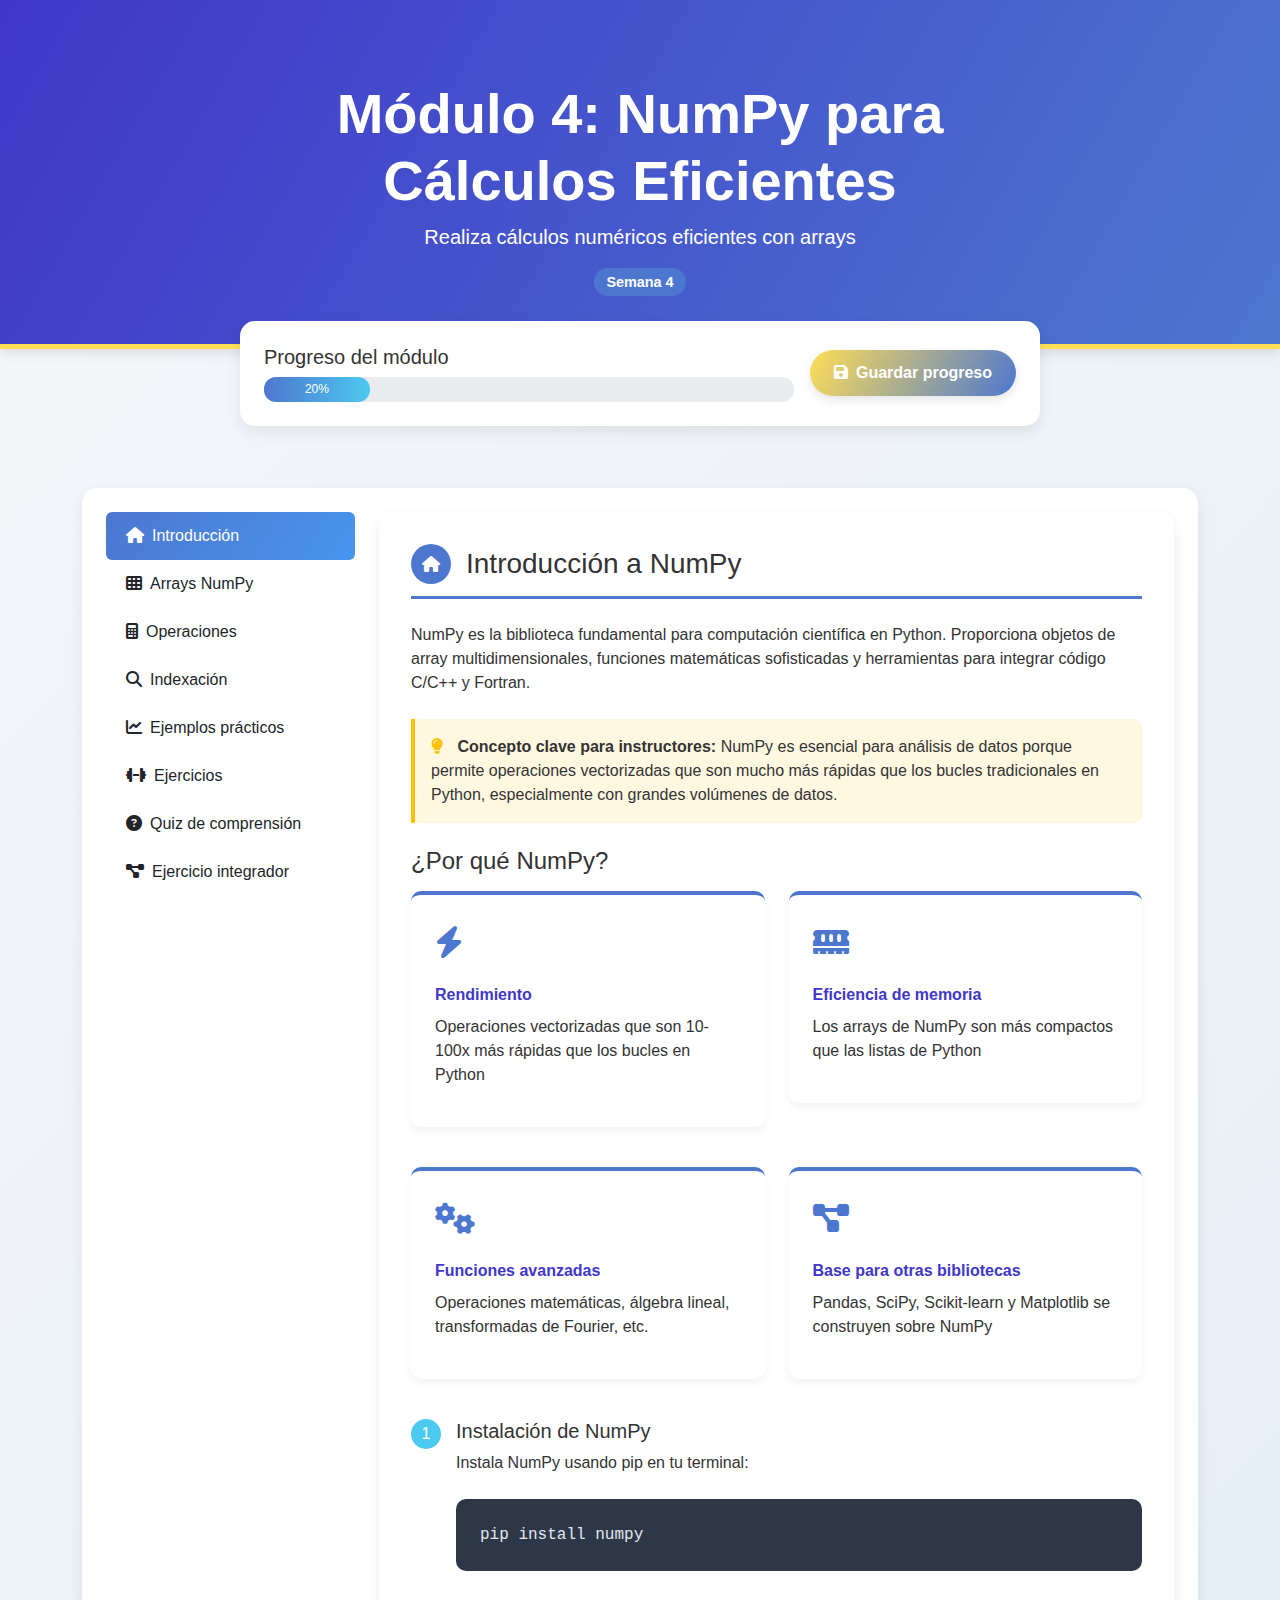
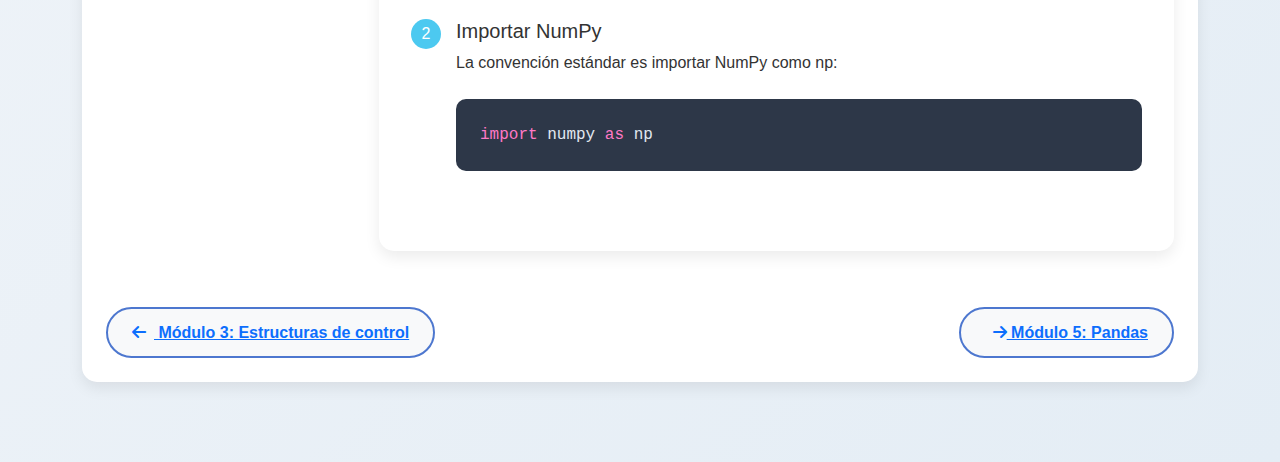
<file: Modulo_4.html>
<!DOCTYPE html>
<html lang="es">
<head>
    <meta charset="UTF-8">
    <meta name="viewport" content="width=device-width, initial-scale=1.0">
    <title>Módulo 4: NumPy para Cálculos Eficientes | Fundamentos de Programación</title>
    <link href="https://cdn.jsdelivr.net/npm/bootstrap@5.3.0/dist/css/bootstrap.min.css" rel="stylesheet">
    <link rel="stylesheet" href="https://cdnjs.cloudflare.com/ajax/libs/font-awesome/6.4.0/css/all.min.css">
    <link rel="stylesheet" href="css/mod4.css">
</head>
<body>
    <!-- Encabezado del módulo -->
    <div class="module-header text-center">
        <div class="container">
            <div class="module-header-content">
                <h1 class="display-4 fw-bold">Módulo 4: NumPy para Cálculos Eficientes</h1>
                <p class="lead">Realiza cálculos numéricos eficientes con arrays</p>
                <span class="badge badge-module">Semana 4</span>
            </div>
        </div>
    </div>

    <!-- Barra de progreso del módulo -->
    <div class="container">
        <div class="module-progress">
            <div style="flex: 1;">
                <h5 class="mb-2">Progreso del módulo</h5>
                <div class="progress">
                    <div class="progress-bar" role="progressbar" style="width: 20%;" aria-valuenow="20" aria-valuemin="0" aria-valuemax="100">20%</div>
                </div>
            </div>
            <div>
                <button class="btn btn-python">
                    <i class="fas fa-save me-1"></i> Guardar progreso
                </button>
            </div>
        </div>

        <!-- Navegación del módulo -->
        <div class="module-nav">
            <div class="row">
                <div class="col-md-3">
                    <div class="nav flex-column nav-pills" id="v-pills-tab" role="tablist" aria-orientation="vertical">
                        <a class="nav-link active" id="v-pills-intro-tab" data-bs-toggle="pill" href="#v-pills-intro" role="tab" aria-controls="v-pills-intro" aria-selected="true">
                            <i class="fas fa-home me-2"></i>Introducción
                        </a>
                        <a class="nav-link" id="v-pills-arrays-tab" data-bs-toggle="pill" href="#v-pills-arrays" role="tab" aria-controls="v-pills-arrays" aria-selected="false">
                            <i class="fas fa-th me-2"></i>Arrays NumPy
                        </a>
                        <a class="nav-link" id="v-pills-operations-tab" data-bs-toggle="pill" href="#v-pills-operations" role="tab" aria-controls="v-pills-operations" aria-selected="false">
                            <i class="fas fa-calculator me-2"></i>Operaciones
                        </a>
                        <a class="nav-link" id="v-pills-indexing-tab" data-bs-toggle="pill" href="#v-pills-indexing" role="tab" aria-controls="v-pills-indexing" aria-selected="false">
                            <i class="fas fa-search me-2"></i>Indexación
                        </a>
                        <a class="nav-link" id="v-pills-examples-tab" data-bs-toggle="pill" href="#v-pills-examples" role="tab" aria-controls="v-pills-examples" aria-selected="false">
                            <i class="fas fa-chart-line me-2"></i>Ejemplos prácticos
                        </a>
                        <a class="nav-link" id="v-pills-exercises-tab" data-bs-toggle="pill" href="#v-pills-exercises" role="tab" aria-controls="v-pills-exercises" aria-selected="false">
                            <i class="fas fa-dumbbell me-2"></i>Ejercicios
                        </a>
                        <a class="nav-link" id="v-pills-quiz-tab" data-bs-toggle="pill" href="#v-pills-quiz" role="tab" aria-controls="v-pills-quiz" aria-selected="false">
                            <i class="fas fa-question-circle me-2"></i>Quiz de comprensión
                        </a>
                        <a class="nav-link" id="v-pills-integration-tab" data-bs-toggle="pill" href="#v-pills-integration" role="tab" aria-controls="v-pills-integration" aria-selected="false">
                            <i class="fas fa-project-diagram me-2"></i>Ejercicio integrador
                        </a>
                    </div>
                </div>
                <div class="col-md-9">
                    <div class="tab-content" id="v-pills-tabContent">
                        <!-- Introducción -->
                        <div class="tab-pane fade show active" id="v-pills-intro" role="tabpanel" aria-labelledby="v-pills-intro-tab">
                            <div class="content-section">
                                <div class="section-title">
                                    <div class="section-icon">
                                        <i class="fas fa-home"></i>
                                    </div>
                                    <h3 class="mb-0">Introducción a NumPy</h3>
                                </div>
                                <p>NumPy es la biblioteca fundamental para computación científica en Python. Proporciona objetos de array multidimensionales, funciones matemáticas sofisticadas y herramientas para integrar código C/C++ y Fortran.</p>
                                
                                <div class="tip-box">
                                    <i class="fas fa-lightbulb"></i>
                                    <strong>Concepto clave para instructores:</strong> NumPy es esencial para análisis de datos porque permite operaciones vectorizadas que son mucho más rápidas que los bucles tradicionales en Python, especialmente con grandes volúmenes de datos.
                                </div>
                                
                                <h4 class="mt-4">¿Por qué NumPy?</h4>
                                <div class="row mt-3">
                                    <div class="col-md-6 mb-3">
                                        <div class="feature-card">
                                            <div class="feature-icon">
                                                <i class="fas fa-bolt"></i>
                                            </div>
                                            <div class="feature-title">Rendimiento</div>
                                            <p>Operaciones vectorizadas que son 10-100x más rápidas que los bucles en Python</p>
                                        </div>
                                    </div>
                                    <div class="col-md-6 mb-3">
                                        <div class="feature-card">
                                            <div class="feature-icon">
                                                <i class="fas fa-memory"></i>
                                            </div>
                                            <div class="feature-title">Eficiencia de memoria</div>
                                            <p>Los arrays de NumPy son más compactos que las listas de Python</p>
                                        </div>
                                    </div>
                                    <div class="col-md-6 mb-3">
                                        <div class="feature-card">
                                            <div class="feature-icon">
                                                <i class="fas fa-cogs"></i>
                                            </div>
                                            <div class="feature-title">Funciones avanzadas</div>
                                            <p>Operaciones matemáticas, álgebra lineal, transformadas de Fourier, etc.</p>
                                        </div>
                                    </div>
                                    <div class="col-md-6 mb-3">
                                        <div class="feature-card">
                                            <div class="feature-icon">
                                                <i class="fas fa-project-diagram"></i>
                                            </div>
                                            <div class="feature-title">Base para otras bibliotecas</div>
                                            <p>Pandas, SciPy, Scikit-learn y Matplotlib se construyen sobre NumPy</p>
                                        </div>
                                    </div>
                                </div>
                                
                                <div class="step">
                                    <div class="step-circle">1</div>
                                    <div class="step-content">
                                        <h5>Instalación de NumPy</h5>
                                        <p>Instala NumPy usando pip en tu terminal:</p>
                                        <div class="code-block">
                                            pip install numpy
                                        </div>
                                    </div>
                                </div>
                                
                                <div class="step">
                                    <div class="step-circle">2</div>
                                    <div class="step-content">
                                        <h5>Importar NumPy</h5>
                                        <p>La convención estándar es importar NumPy como np:</p>
                                        <div class="code-block">
                                            <span class="code-keyword">import</span> numpy <span class="code-keyword">as</span> np
                                        </div>
                                    </div>
                                </div>
                            </div>
                        </div>
                        
                        <!-- Arrays NumPy -->
                        <div class="tab-pane fade" id="v-pills-arrays" role="tabpanel" aria-labelledby="v-pills-arrays-tab">
                            <div class="content-section">
                                <div class="section-title">
                                    <div class="section-icon">
                                        <i class="fas fa-th"></i>
                                    </div>
                                    <h3 class="mb-0">Creación de Arrays NumPy</h3>
                                </div>
                                
                                <p>Los arrays son la estructura de datos central en NumPy. Son similares a las listas de Python pero mucho más eficientes.</p>
                                
                                <h4>Crear arrays desde listas</h4>
                                <div class="code-block">
                                    <span class="code-comment"># Array 1D</span><br>
                                    arr1d = np.array([1, 2, 3, 4, 5])<br>
                                    <span class="code-function">print</span>(arr1d)<br>
                                    <span class="code-comment"># Output: [1 2 3 4 5]</span><br><br>
                                    
                                    <span class="code-comment"># Array 2D</span><br>
                                    arr2d = np.array([[1, 2, 3], [4, 5, 6]])<br>
                                    <span class="code-function">print</span>(arr2d)<br>
                                    <span class="code-comment"># Output: [[1 2 3]<br>#         [4 5 6]]</span>
                                </div>
                                
                                <h4 class="mt-4">Funciones para crear arrays</h4>
                                <table class="numpy-table">
                                    <tr>
                                        <th>Función</th>
                                        <th>Descripción</th>
                                        <th>Ejemplo</th>
                                    </tr>
                                    <tr>
                                        <td>np.zeros()</td>
                                        <td>Crea un array lleno de ceros</td>
                                        <td>np.zeros((3, 3))</td>
                                    </tr>
                                    <tr>
                                        <td>np.ones()</td>
                                        <td>Crea un array lleno de unos</td>
                                        <td>np.ones((2, 4))</td>
                                    </tr>
                                    <tr>
                                        <td>np.arange()</td>
                                        <td>Crea un array con valores espaciados</td>
                                        <td>np.arange(0, 10, 2)</td>
                                    </tr>
                                    <tr>
                                        <td>np.linspace()</td>
                                        <td>Crea un array con valores espaciados uniformemente</td>
                                        <td>np.linspace(0, 1, 5)</td>
                                    </tr>
                                    <tr>
                                        <td>np.random.rand()</td>
                                        <td>Crea un array con valores aleatorios</td>
                                        <td>np.random.rand(3, 3)</td>
                                    </tr>
                                </table>
                                
                                <h4 class="mt-4">Atributos de los arrays</h4>
                                <div class="code-block">
                                    arr = np.array([[1, 2, 3], [4, 5, 6]])<br><br>
                                    
                                    <span class="code-function">print</span>(<span class="code-string">"Dimensiones:"</span>, arr.ndim)       <span class="code-comment"># 2</span><br>
                                    <span class="code-function">print</span>(<span class="code-string">"Forma:"</span>, arr.shape)         <span class="code-comment"># (2, 3)</span><br>
                                    <span class="code-function">print</span>(<span class="code-string">"Tamaño:"</span>, arr.size)         <span class="code-comment"># 6</span><br>
                                    <span class="code-function">print</span>(<span class="code-string">"Tipo de dato:"</span>, arr.dtype)   <span class="code-comment"># int64</span>
                                </div>
                                
                                <div class="exercise">
                                    <div class="exercise-title">
                                        <i class="fas fa-pencil-alt"></i>
                                        <h4>Ejercicio: Creación de arrays</h4>
                                    </div>
                                    <p>Crea los siguientes arrays usando funciones de NumPy:</p>
                                    <ol>
                                        <li>Un array 3x3 lleno de unos</li>
                                        <li>Un array 1D con números del 5 al 15</li>
                                        <li>Un array 2x4 con valores aleatorios entre 0 y 1</li>
                                        <li>Un array con valores de 0 a 10 en pasos de 0.5</li>
                                    </ol>
                                    <button class="btn btn-python mt-2">
                                        <i class="fas fa-lightbulb me-1"></i> Mostrar solución
                                    </button>
                                </div>
                            </div>
                        </div>
                        
                        <!-- Operaciones -->
                        <div class="tab-pane fade" id="v-pills-operations" role="tabpanel" aria-labelledby="v-pills-operations-tab">
                            <div class="content-section">
                                <div class="section-title">
                                    <div class="section-icon">
                                        <i class="fas fa-calculator"></i>
                                    </div>
                                    <h3 class="mb-0">Operaciones con Arrays</h3>
                                </div>
                                
                                <p>La verdadera potencia de NumPy está en las operaciones vectorizadas que se aplican a todo el array sin necesidad de bucles.</p>
                                
                                <h4>Operaciones matemáticas</h4>
                                <div class="code-block">
                                    a = np.array([1, 2, 3])<br>
                                    b = np.array([4, 5, 6])<br><br>
                                    
                                    <span class="code-comment"># Suma elemento por elemento</span><br>
                                    suma = a + b  <span class="code-comment"># [5, 7, 9]</span><br><br>
                                    
                                    <span class="code-comment"># Multiplicación</span><br>
                                    multiplicacion = a * b  <span class="code-comment"># [4, 10, 18]</span><br><br>
                                    
                                    <span class="code-comment"># Funciones universales (ufunc)</span><br>
                                    raiz = np.sqrt(a)  <span class="code-comment"># [1, 1.414, 1.732]</span><br>
                                    exponencial = np.exp(b) <span class="code-comment"># [54.6, 148.4, 403.4]</span>
                                </div>
                                
                                <h4 class="mt-4">Operaciones de agregación</h4>
                                <table class="numpy-table">
                                    <tr>
                                        <th>Función</th>
                                        <th>Descripción</th>
                                        <th>Ejemplo</th>
                                    </tr>
                                    <tr>
                                        <td>np.sum()</td>
                                        <td>Suma de elementos</td>
                                        <td>np.sum(arr)</td>
                                    </tr>
                                    <tr>
                                        <td>np.mean()</td>
                                        <td>Promedio</td>
                                        <td>np.mean(arr)</td>
                                    </tr>
                                    <tr>
                                        <td>np.min()</td>
                                        <td>Valor mínimo</td>
                                        <td>np.min(arr)</td>
                                    </tr>
                                    <tr>
                                        <td>np.max()</td>
                                        <td>Valor máximo</td>
                                        <td>np.max(arr)</td>
                                    </tr>
                                    <tr>
                                        <td>np.std()</td>
                                        <td>Desviación estándar</td>
                                        <td>np.std(arr)</td>
                                    </tr>
                                </table>
                                
                                <h4 class="mt-4">Álgebra lineal</h4>
                                <div class="code-block">
                                    <span class="code-comment"># Producto punto</span><br>
                                    a = np.array([1, 2, 3])<br>
                                    b = np.array([4, 5, 6])<br>
                                    producto_punto = np.dot(a, b)  <span class="code-comment"># 32</span><br><br>
                                    
                                    <span class="code-comment"># Multiplicación de matrices</span><br>
                                    mat1 = np.array([[1, 2], [3, 4]])<br>
                                    mat2 = np.array([[5, 6], [7, 8]])<br>
                                    producto_matricial = np.matmul(mat1, mat2)<br>
                                    <span class="code-comment"># [[19, 22], [43, 50]]</span>
                                </div>
                                
                                <div class="tip-box">
                                    <i class="fas fa-lightbulb"></i>
                                    <strong>Operaciones vectorizadas:</strong> En NumPy, las operaciones se aplican elemento por elemento automáticamente, lo que hace el código más conciso y eficiente.
                                </div>
                            </div>
                        </div>
                        
                        <!-- Indexación -->
                        <div class="tab-pane fade" id="v-pills-indexing" role="tabpanel" aria-labelledby="v-pills-indexing-tab">
                            <div class="content-section">
                                <div class="section-title">
                                    <div class="section-icon">
                                        <i class="fas fa-search"></i>
                                    </div>
                                    <h3 class="mb-0">Indexación y Slicing</h3>
                                </div>
                                
                                <p>Acceder y modificar elementos de arrays es similar a las listas de Python, pero con capacidades adicionales.</p>
                                
                                <h4>Indexación en arrays 1D</h4>
                                <div class="code-block">
                                    arr = np.array([10, 20, 30, 40, 50])<br><br>
                                    
                                    <span class="code-comment"># Elemento en posición 0</span><br>
                                    print(arr[0])  <span class="code-comment"># 10</span><br><br>
                                    
                                    <span class="code-comment"># Slicing: elementos del 1 al 3</span><br>
                                    print(arr[1:4])  <span class="code-comment"># [20, 30, 40]</span><br><br>
                                    
                                    <span class="code-comment"># Con paso</span><br>
                                    print(arr[0:5:2])  <span class="code-comment"># [10, 30, 50]</span>
                                </div>
                                
                                <h4 class="mt-4">Indexación en arrays 2D</h4>
                                <div class="code-block">
                                    arr = np.array([[1, 2, 3], [4, 5, 6], [7, 8, 9]])<br><br>
                                    
                                    <span class="code-comment"># Elemento en fila 1, columna 2</span><br>
                                    print(arr[1, 2])  <span class="code-comment"># 6</span><br><br>
                                    
                                    <span class="code-comment"># Toda la fila 0</span><br>
                                    print(arr[0, :])  <span class="code-comment"># [1, 2, 3]</span><br><br>
                                    
                                    <span class="code-comment"># Columna 1 de todas las filas</span><br>
                                    print(arr[:, 1])  <span class="code-comment"># [2, 5, 8]</span>
                                </div>
                                
                                <h4 class="mt-4">Indexación booleana</h4>
                                <p>Una de las características más poderosas de NumPy:</p>
                                <div class="code-block">
                                    arr = np.array([1, 2, 3, 4, 5, 6])<br><br>
                                    
                                    <span class="code-comment"># Crear un array booleano</span><br>
                                    filtro = arr > 3<br>
                                    <span class="code-comment"># [False, False, False, True, True, True]</span><br><br>
                                    
                                    <span class="code-comment"># Filtrar usando el array booleano</span><br>
                                    print(arr[filtro])  <span class="code-comment"># [4, 5, 6]</span><br><br>
                                    
                                    <span class="code-comment"># En una sola línea</span><br>
                                    print(arr[arr % 2 == 0])  <span class="code-comment"># [2, 4, 6]</span>
                                </div>
                                
                                <div class="exercise">
                                    <div class="exercise-title">
                                        <i class="fas fa-pencil-alt"></i>
                                        <h4>Ejercicio: Filtrado de datos</h4>
                                    </div>
                                    <p>Dado el siguiente array de temperaturas:</p>
                                    <div class="code-block">
                                        temperaturas = np.array([22.5, 19.8, 25.3, 18.9, 23.4, 27.1, 21.0])
                                    </div>
                                    <p>Crea un nuevo array que contenga solo las temperaturas mayores a 22°C.</p>
                                    <button class="btn btn-python mt-2">
                                        <i class="fas fa-lightbulb me-1"></i> Mostrar solución
                                    </button>
                                </div>
                            </div>
                        </div>
                        
                        <!-- Ejemplos prácticos -->
                        <div class="tab-pane fade" id="v-pills-examples" role="tabpanel" aria-labelledby="v-pills-examples-tab">
                            <div class="content-section">
                                <div class="section-title">
                                    <div class="section-icon">
                                        <i class="fas fa-chart-line"></i>
                                    </div>
                                    <h3 class="mb-0">Ejemplos prácticos con análisis de datos</h3>
                                </div>
                                
                                <h4>Análisis de ventas mensuales</h4>
                                <p>Supongamos que tenemos datos de ventas mensuales durante 3 años:</p>
                                
                                <div class="code-block">
                                    <span class="code-keyword">import</span> numpy <span class="code-keyword">as</span> np<br><br>
                                    
                                    <span class="code-comment"># Datos de ventas: 3 años x 12 meses</span><br>
                                    ventas = np.array([<br>
                                    &nbsp;&nbsp;&nbsp;&nbsp;[120, 150, 130, 145, 160, 190, 210, 200, 180, 170, 160, 150],  <span class="code-comment"># Año 1</span><br>
                                    &nbsp;&nbsp;&nbsp;&nbsp;[125, 155, 140, 150, 165, 195, 220, 210, 185, 175, 165, 155],  <span class="code-comment"># Año 2</span><br>
                                    &nbsp;&nbsp;&nbsp;&nbsp;[130, 160, 145, 160, 170, 200, 230, 220, 190, 180, 170, 160]   <span class="code-comment"># Año 3</span><br>
                                    ])<br><br>
                                    
                                    <span class="code-comment"># Promedio de ventas por mes</span><br>
                                    promedio_mensual = np.mean(ventas, axis=0)<br><br>
                                    
                                    <span class="code-comment"># Total de ventas por año</span><br>
                                    total_anual = np.sum(ventas, axis=1)<br><br>
                                    
                                    <span class="code-comment"># Mes con mayores ventas promedio</span><br>
                                    mes_max = np.argmax(promedio_mensual) + 1<br><br>
                                    
                                    <span class="code-comment"># Crecimiento anual</span><br>
                                    crecimiento = (total_anual[1:] - total_anual[:-1]) / total_anual[:-1] * 100<br><br>
                                    
                                    <span class="code-comment"># Mostrar resultados</span><br>
                                    <span class="code-function">print</span>(<span class="code-string">"Promedio mensual:"</span>, promedio_mensual)<br>
                                    <span class="code-function">print</span>(<span class="code-string">"Total anual:"</span>, total_anual)<br>
                                    <span class="code-function">print</span>(<span class="code-string">"Mes con mayores ventas:"</span>, mes_max)<br>
                                    <span class="code-function">print</span>(<span class="code-string">"Crecimiento anual:"</span>, crecimiento)
                                </div>
                                
                                <div class="tip-box">
                                    <i class="fas fa-lightbulb"></i>
                                    <strong>Para instructores:</strong> Este ejemplo muestra cómo NumPy permite realizar análisis complejos con pocas líneas de código. Las operaciones vectorizadas reemplazan bucles complejos y mejoran el rendimiento.
                                </div>
                            </div>
                        </div>
                        
                        <!-- Ejercicios -->
                        <div class="tab-pane fade" id="v-pills-exercises" role="tabpanel" aria-labelledby="v-pills-exercises-tab">
                            <div class="content-section">
                                <div class="section-title">
                                    <div class="section-icon">
                                        <i class="fas fa-dumbbell"></i>
                                    </div>
                                    <h3 class="mb-0">Ejercicios del módulo</h3>
                                </div>
                                
                                <div class="exercise">
                                    <div class="exercise-title">
                                        <i class="fas fa-1"></i>
                                        <h4>Ejercicio 1: Estadísticas básicas</h4>
                                    </div>
                                    <p>Dado el siguiente array de calificaciones:</p>
                                    <div class="code-block">
                                        calificaciones = np.array([85, 92, 78, 90, 88, 76, 95, 89])
                                    </div>
                                    <p>Calcula:</p>
                                    <ol>
                                        <li>El promedio de calificaciones</li>
                                        <li>La calificación más alta</li>
                                        <li>La calificación más baja</li>
                                        <li>La desviación estándar</li>
                                    </ol>
                                </div>
                                
                                <div class="exercise">
                                    <div class="exercise-title">
                                        <i class="fas fa-2"></i>
                                        <h4>Ejercicio 2: Normalización de datos</h4>
                                    </div>
                                    <p>Normalizar un array significa escalar los valores al rango [0, 1]. La fórmula es:</p>
                                    <p><strong>x_normalized = (x - min) / (max - min)</strong></p>
                                    <p>Dado el array:</p>
                                    <div class="code-block">
                                        datos = np.array([15, 28, 35, 42, 50])
                                    </div>
                                    <p>Crea una función que normalice cualquier array 1D.</p>
                                </div>
                                
                                <div class="exercise">
                                    <div class="exercise-title">
                                        <i class="fas fa-3"></i>
                                        <h4>Ejercicio 3: Multiplicación de matrices</h4>
                                    </div>
                                    <p>Dadas las matrices:</p>
                                    <div class="code-block">
                                        A = np.array([[1, 2], [3, 4]])<br>
                                        B = np.array([[5, 6], [7, 8]])
                                    </div>
                                    <p>Calcula:</p>
                                    <ol>
                                        <li>El producto matricial de A y B</li>
                                        <li>El producto elemento por elemento</li>
                                        <li>La traza de la matriz resultante (suma de la diagonal)</li>
                                    </ol>
                                </div>
                                
                                <div class="text-center mt-4">
                                    <button class="btn btn-python btn-lg">
                                        <i class="fas fa-download me-2"></i> Desarrollar ejercicios
                                    </button>
                                </div>
                            </div>
                        </div>
                        
                        <!-- Quiz de comprensión -->
                        <div class="tab-pane fade" id="v-pills-quiz" role="tabpanel" aria-labelledby="v-pills-quiz-tab">
                            <div class="content-section">
                                <div class="section-title">
                                    <div class="section-icon">
                                        <i class="fas fa-question-circle"></i>
                                    </div>
                                    <h3 class="mb-0">Quiz de comprensión</h3>
                                </div>
                                
                                <p>Evalúa tu comprensión de NumPy con este breve quiz.</p>
                                
                                <div class="quiz-question mb-4">
                                    <h5>1. ¿Qué función de NumPy se utiliza para crear un array lleno de ceros?</h5>
                                    <div class="quiz-option" onclick="selectOption(this)">
                                        np.empty()
                                    </div>
                                    <div class="quiz-option" onclick="selectOption(this)">
                                        np.array()
                                    </div>
                                    <div class="quiz-option" onclick="selectOption(this)">
                                        np.zeros()
                                    </div>
                                    <div class="quiz-option" onclick="selectOption(this)">
                                        np.null()
                                    </div>
                                </div>
                                
                                <div class="quiz-question mb-4">
                                    <h5>2. ¿Cómo se calcula el promedio de un array NumPy llamado 'data'?</h5>
                                    <div class="quiz-option" onclick="selectOption(this)">
                                        data.avg()
                                    </div>
                                    <div class="quiz-option" onclick="selectOption(this)">
                                        np.mean(data)
                                    </div>
                                    <div class="quiz-option" onclick="selectOption(this)">
                                        data.mean()
                                    </div>
                                    <div class="quiz-option" onclick="selectOption(this)">
                                        avg(data)
                                    </div>
                                </div>
                                
                                <div class="quiz-question mb-4">
                                    <h5>3. ¿Qué hace el siguiente código?<br>arr[arr > 5]</h5>
                                    <div class="quiz-option" onclick="selectOption(this)">
                                        Crea un array booleano
                                    </div>
                                    <div class="quiz-option" onclick="selectOption(this)">
                                        Filtra elementos mayores a 5
                                    </div>
                                    <div class="quiz-option" onclick="selectOption(this)">
                                        Reemplaza valores mayores a 5
                                    </div>
                                    <div class="quiz-option" onclick="selectOption(this)">
                                        Cuenta elementos mayores a 5
                                    </div>
                                </div>
                                
                                <div class="quiz-question mb-4">
                                    <h5>4. ¿Qué método se utiliza para la multiplicación de matrices?</h5>
                                    <div class="quiz-option" onclick="selectOption(this)">
                                        np.multiply()
                                    </div>
                                    <div class="quiz-option" onclick="selectOption(this)">
                                        np.dot() para vectores
                                    </div>
                                    <div class="quiz-option" onclick="selectOption(this)">
                                        np.matmul() o @
                                    </div>
                                    <div class="quiz-option" onclick="selectOption(this)">
                                        np.cross()
                                    </div>
                                </div>
                                
                                <div class="quiz-question mb-4">
                                    <h5>5. ¿Qué devuelve arr.shape para un array 2D de 3 filas y 4 columnas?</h5>
                                    <div class="quiz-option" onclick="selectOption(this)">
                                        (3, 4)
                                    </div>
                                    <div class="quiz-option" onclick="selectOption(this)">
                                        [3, 4]
                                    </div>
                                    <div class="quiz-option" onclick="selectOption(this)">
                                        (3, 4)
                                    </div>
                                    <div class="quiz-option" onclick="selectOption(this)">
                                        12
                                    </div>
                                </div>
                                
                                <div class="text-center mt-4">
                                    <button class="btn btn-python btn-lg">
                                        <i class="fas fa-paper-plane me-2"></i> Enviar Documento Quiz por Whatsapp
                                    </button>
                                </div>
                            </div>
                        </div>
                        
                        <!-- Ejercicio integrador -->
                        <div class="tab-pane fade" id="v-pills-integration" role="tabpanel" aria-labelledby="v-pills-integration-tab">
                            <div class="content-section">
                                <div class="section-title">
                                    <div class="section-icon">
                                        <i class="fas fa-project-diagram"></i>
                                    </div>
                                    <h3 class="mb-0">Ejercicio integrador del módulo</h3>
                                </div>
                                
                                <div class="integration-exercise">
                                    <h4>Análisis de datos climáticos</h4>
                                    <p>Como científico de datos, tienes datos de temperatura de varias ciudades durante una semana:</p>
                                    
                                    <div class="code-block">
                                        <span class="code-comment"># Temperaturas diarias (en °C) para 4 ciudades durante 7 días</span><br>
                                        temperaturas = np.array([<br>
                                        &nbsp;&nbsp;&nbsp;&nbsp;[22.5, 19.8, 25.3, 18.9, 23.4, 27.1, 21.0],  <span class="code-comment"># Ciudad A</span><br>
                                        &nbsp;&nbsp;&nbsp;&nbsp;[18.2, 17.5, 19.8, 16.3, 20.1, 22.5, 17.8],  <span class="code-comment"># Ciudad B</span><br>
                                        &nbsp;&nbsp;&nbsp;&nbsp;[25.8, 24.3, 27.5, 23.7, 26.2, 29.0, 24.5],  <span class="code-comment"># Ciudad C</span><br>
                                        &nbsp;&nbsp;&nbsp;&nbsp;[20.1, 19.2, 21.5, 18.5, 22.0, 24.3, 19.7]   <span class="code-comment"># Ciudad D</span><br>
                                        ])
                                    </div>
                                    
                                    <p><strong>Tu tarea:</strong></p>
                                    <ol>
                                        <li>Calcular la temperatura promedio para cada ciudad</li>
                                        <li>Encontrar la temperatura máxima y mínima de toda la semana</li>
                                        <li>Determinar para cada ciudad cuántos días superaron los 25°C</li>
                                        <li>Calcular la desviación estándar de temperaturas para cada ciudad</li>
                                        <li>Identificar qué ciudad tuvo la mayor variación de temperatura (diferencia entre max y min)</li>
                                        <li>Mostrar todos los resultados de forma clara</li>
                                    </ol>
                                    
                                    <p><strong>Requisitos adicionales:</strong></p>
                                    <ul>
                                        <li>Usa operaciones vectorizadas de NumPy</li>
                                        <li>Evita el uso de bucles Python siempre que sea posible</li>
                                        <li>Formatea los números para mostrar 1 decimal donde sea necesario</li>
                                        <li>Agrega comentarios explicativos en tu código</li>
                                    </ul>
                                    
                                    <h5 class="mt-4">Resultado esperado:</h5>
                                    <div class="code-block">
                                        === Análisis de Temperaturas ===<br>
                                        <br>
                                        Promedio por ciudad:<br>
                                        - Ciudad A: 22.6°C<br>
                                        - Ciudad B: 18.9°C<br>
                                        - Ciudad C: 25.7°C<br>
                                        - Ciudad D: 20.6°C<br>
                                        <br>
                                        Temperatura máxima: 29.0°C<br>
                                        Temperatura mínima: 16.3°C<br>
                                        <br>
                                        Días >25°C:<br>
                                        - Ciudad A: 2 días<br>
                                        - Ciudad B: 0 días<br>
                                        - Ciudad C: 4 días<br>
                                        - Ciudad D: 0 días<br>
                                        <br>
                                        Desviación estándar:<br>
                                        - Ciudad A: 2.8<br>
                                        - Ciudad B: 2.0<br>
                                        - Ciudad C: 1.8<br>
                                        - Ciudad D: 1.9<br>
                                        <br>
                                        Mayor variación: Ciudad B (6.2°C)
                                    </div>
                                    
                                    <div class="text-center mt-4">
                                        <button class="btn btn-python">
                                            <i class="fas fa-file-download me-2"></i> Descargar solución
                                        </button>
                                        <button class="btn btn-module-nav ms-2">
                                            <i class="fas fa-video me-2"></i> Ver explicación en video
                                        </button>
                                    </div>
                                </div>
                                
                                <div class="mt-4 p-4 text-center bg-light rounded">
                                    <h4>¡Dominaste NumPy para cálculos eficientes!</h4>
                                    <p>Ahora puedes realizar operaciones numéricas complejas de manera eficiente.</p>
                                    <button class="btn btn-python btn-lg mt-2">
                                        Continuar con el Módulo 5: Pandas para manejo de datos <i class="fas fa-arrow-right ms-2"></i>
                                    </button>
                                </div>
                            </div>
                        </div>
                    </div>
                </div>
            </div>
            
            <!-- Navegación entre módulos -->
            <div class="d-flex justify-content-between mt-4">
                <button class="btn btn-module-nav">
                    <a href="Modulo_3.html"> 
                        <i class="fas fa-arrow-left me-2"></i> Módulo 3: Estructuras de control
                    </a>
                </button>
                <button class="btn btn-module-nav">
                    <a href="Modulo_5.html">
                        <i class="fas fa-arrow-right ms-2"></i> Módulo 5: Pandas
                    </a>
                </button>
            </div>
        </div>
    </div>

    <script src="https://cdn.jsdelivr.net/npm/bootstrap@5.3.0/dist/js/bootstrap.bundle.min.js"></script>
    <script>
        // Función para seleccionar opciones en el quiz
        function selectOption(element) {
            // Resetear todas las opciones en esta pregunta
            const options = element.parentElement.querySelectorAll('.quiz-option');
            options.forEach(opt => {
                opt.classList.remove('selected');
            });
            
            // Marcar la opción seleccionada
            element.classList.add('selected');
        }
        
        // Actualizar barra de progreso al cambiar de sección
        document.querySelectorAll('.nav-link').forEach(link => {
            link.addEventListener('click', function() {
                const progressBar = document.querySelector('.progress-bar');
                let progress = 20;
                
                if(this.id === 'v-pills-arrays-tab') progress = 35;
                else if(this.id === 'v-pills-operations-tab') progress = 50;
                else if(this.id === 'v-pills-indexing-tab') progress = 65;
                else if(this.id === 'v-pills-examples-tab') progress = 80;
                else if(this.id === 'v-pills-exercises-tab') progress = 90;
                else if(this.id === 'v-pills-integration-tab') progress = 100;
                
                progressBar.style.width = progress + '%';
                progressBar.setAttribute('aria-valuenow', progress);
                progressBar.innerHTML = progress + '%';
            });
        });
        
        // Animación para los ejercicios
        document.querySelectorAll('.exercise').forEach(exercise => {
            exercise.addEventListener('click', function(e) {
                if(e.target.classList.contains('btn')) {
                    const solution = this.querySelector('.code-block:last-child');
                    if(solution) {
                        solution.style.display = solution.style.display === 'none' ? 'block' : 'none';
                    }
                }
            });
        });
    </script>
</body>
</html>
</file>
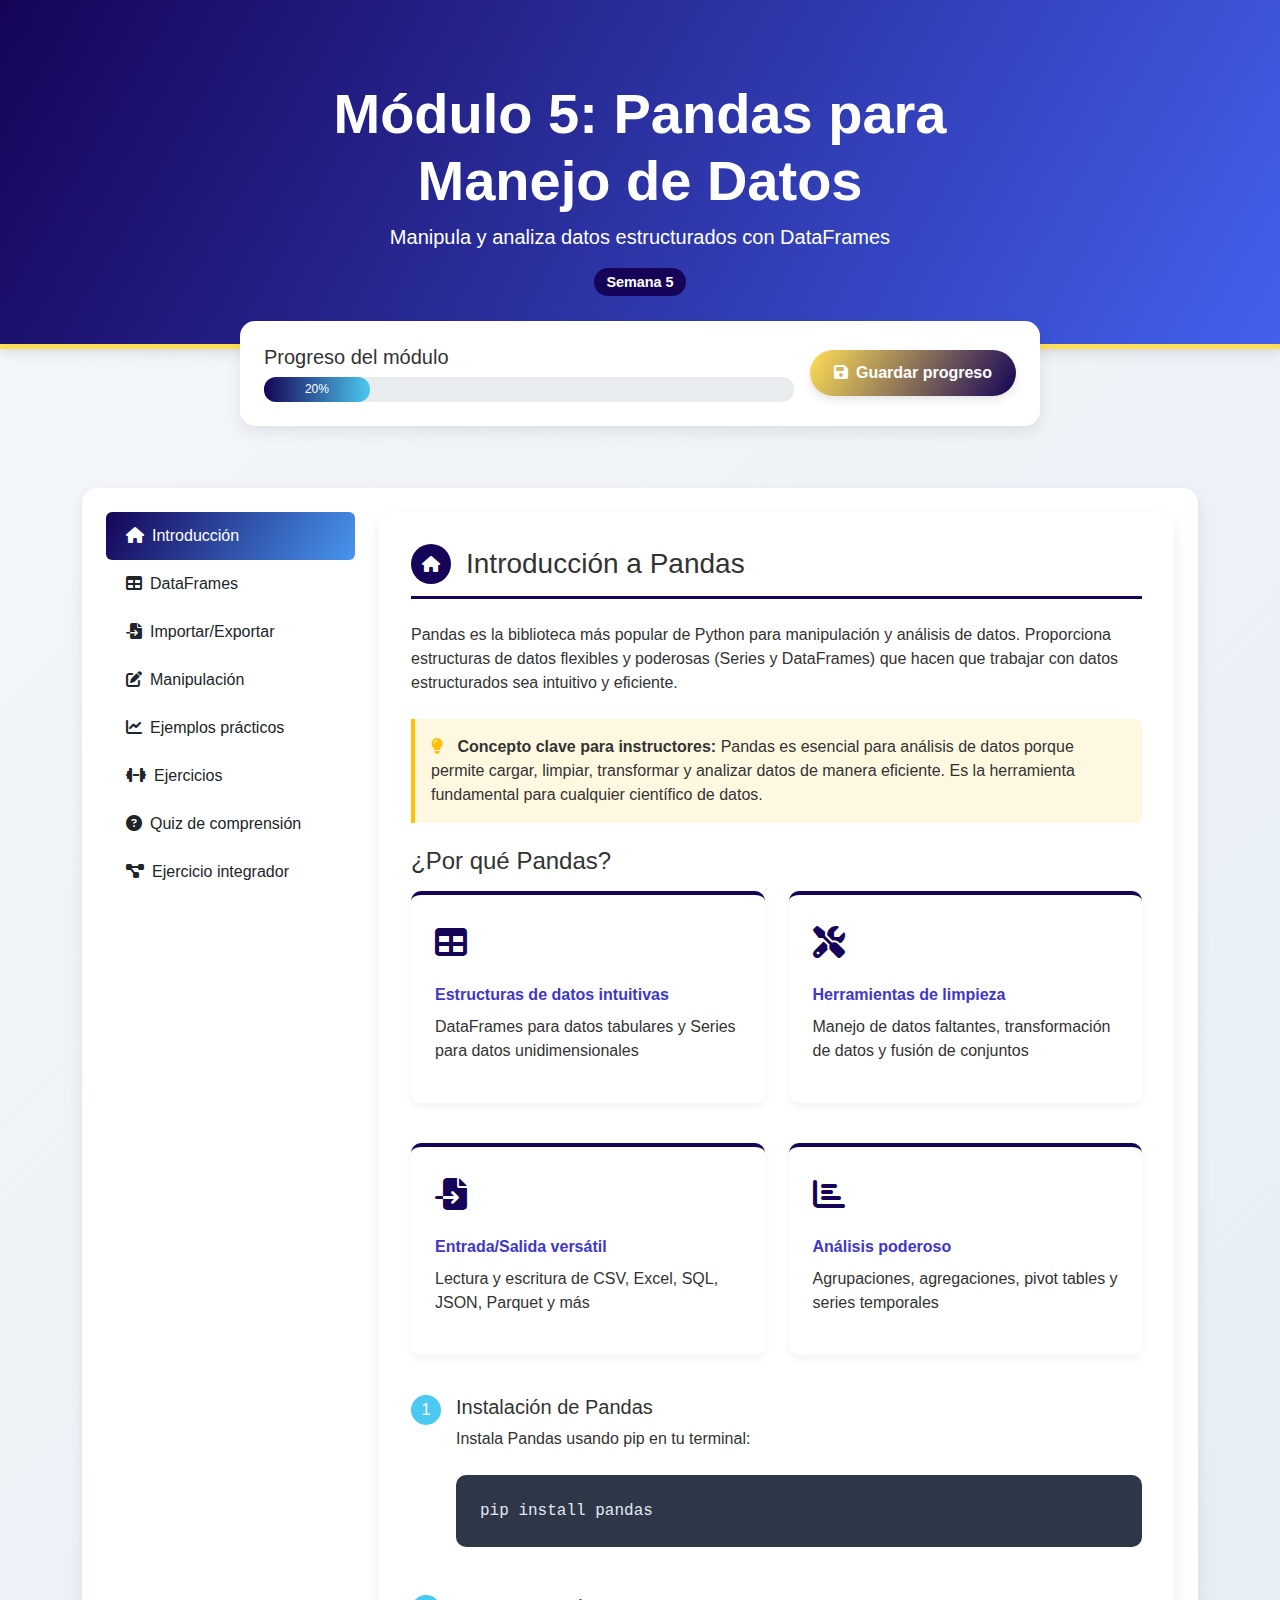
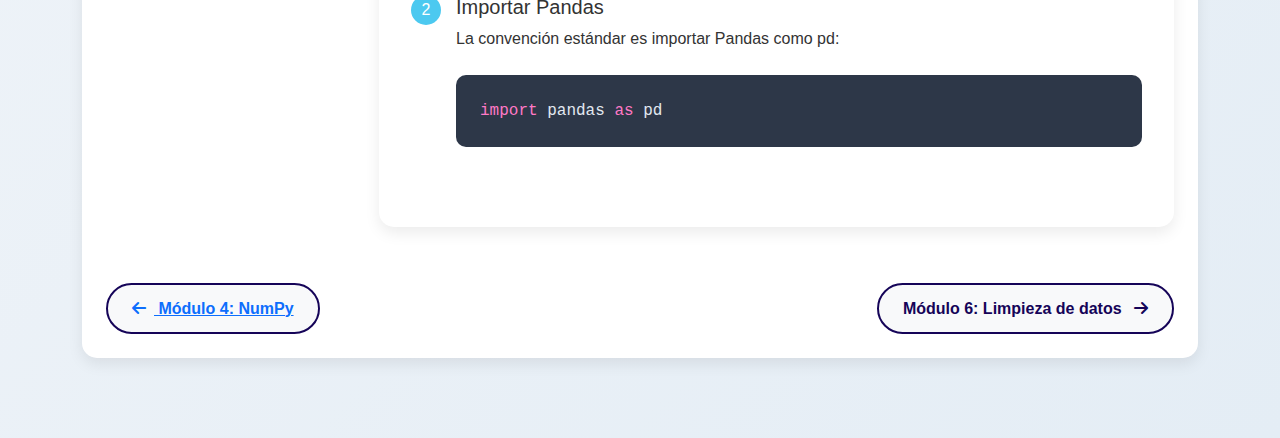
<file: Modulo_5.html>
<!DOCTYPE html>
<html lang="es">
<head>
    <meta charset="UTF-8">
    <meta name="viewport" content="width=device-width, initial-scale=1.0">
    <link rel="shortcut icon" href="img/favicon.ico" type="image/vnd.microsoft.icon" id="favicon">    
    <title>Módulo 5: Pandas para Manejo de Datos | Fundamentos de Programación</title>
    <link href="https://cdn.jsdelivr.net/npm/bootstrap@5.3.0/dist/css/bootstrap.min.css" rel="stylesheet">
    <link rel="stylesheet" href="https://cdnjs.cloudflare.com/ajax/libs/font-awesome/6.4.0/css/all.min.css">
    <link rel="stylesheet" href="css/mod5.css">
</head>
<body>
    <!-- Encabezado del módulo -->
    <div class="module-header text-center">
        <div class="container">
            <div class="module-header-content">
                <h1 class="display-4 fw-bold">Módulo 5: Pandas para Manejo de Datos</h1>
                <p class="lead">Manipula y analiza datos estructurados con DataFrames</p>
                <span class="badge badge-module">Semana 5</span>
            </div>
        </div>
    </div>

    <!-- Barra de progreso del módulo -->
    <div class="container">
        <div class="module-progress">
            <div style="flex: 1;">
                <h5 class="mb-2">Progreso del módulo</h5>
                <div class="progress">
                    <div class="progress-bar" role="progressbar" style="width: 20%;" aria-valuenow="20" aria-valuemin="0" aria-valuemax="100">20%</div>
                </div>
            </div>
            <div>
                <button class="btn btn-python">
                    <i class="fas fa-save me-1"></i> Guardar progreso
                </button>
            </div>
        </div>

        <!-- Navegación del módulo -->
        <div class="module-nav">
            <div class="row">
                <div class="col-md-3">
                    <div class="nav flex-column nav-pills" id="v-pills-tab" role="tablist" aria-orientation="vertical">
                        <a class="nav-link active" id="v-pills-intro-tab" data-bs-toggle="pill" href="#v-pills-intro" role="tab" aria-controls="v-pills-intro" aria-selected="true">
                            <i class="fas fa-home me-2"></i>Introducción
                        </a>
                        <a class="nav-link" id="v-pills-dfs-tab" data-bs-toggle="pill" href="#v-pills-dfs" role="tab" aria-controls="v-pills-dfs" aria-selected="false">
                            <i class="fas fa-table me-2"></i>DataFrames
                        </a>
                        <a class="nav-link" id="v-pills-io-tab" data-bs-toggle="pill" href="#v-pills-io" role="tab" aria-controls="v-pills-io" aria-selected="false">
                            <i class="fas fa-file-import me-2"></i>Importar/Exportar
                        </a>
                        <a class="nav-link" id="v-pills-manipulation-tab" data-bs-toggle="pill" href="#v-pills-manipulation" role="tab" aria-controls="v-pills-manipulation" aria-selected="false">
                            <i class="fas fa-edit me-2"></i>Manipulación
                        </a>
                        <a class="nav-link" id="v-pills-examples-tab" data-bs-toggle="pill" href="#v-pills-examples" role="tab" aria-controls="v-pills-examples" aria-selected="false">
                            <i class="fas fa-chart-line me-2"></i>Ejemplos prácticos
                        </a>
                        <a class="nav-link" id="v-pills-exercises-tab" data-bs-toggle="pill" href="#v-pills-exercises" role="tab" aria-controls="v-pills-exercises" aria-selected="false">
                            <i class="fas fa-dumbbell me-2"></i>Ejercicios
                        </a>
                        <a class="nav-link" id="v-pills-quiz-tab" data-bs-toggle="pill" href="#v-pills-quiz" role="tab" aria-controls="v-pills-quiz" aria-selected="false">
                            <i class="fas fa-question-circle me-2"></i>Quiz de comprensión
                        </a>
                        <a class="nav-link" id="v-pills-integration-tab" data-bs-toggle="pill" href="#v-pills-integration" role="tab" aria-controls="v-pills-integration" aria-selected="false">
                            <i class="fas fa-project-diagram me-2"></i>Ejercicio integrador
                        </a>
                    </div>
                </div>
                <div class="col-md-9">
                    <div class="tab-content" id="v-pills-tabContent">
                        <!-- Introducción -->
                        <div class="tab-pane fade show active" id="v-pills-intro" role="tabpanel" aria-labelledby="v-pills-intro-tab">
                            <div class="content-section">
                                <div class="section-title">
                                    <div class="section-icon">
                                        <i class="fas fa-home"></i>
                                    </div>
                                    <h3 class="mb-0">Introducción a Pandas</h3>
                                </div>
                                <p>Pandas es la biblioteca más popular de Python para manipulación y análisis de datos. Proporciona estructuras de datos flexibles y poderosas (Series y DataFrames) que hacen que trabajar con datos estructurados sea intuitivo y eficiente.</p>
                                
                                <div class="tip-box">
                                    <i class="fas fa-lightbulb"></i>
                                    <strong>Concepto clave para instructores:</strong> Pandas es esencial para análisis de datos porque permite cargar, limpiar, transformar y analizar datos de manera eficiente. Es la herramienta fundamental para cualquier científico de datos.
                                </div>
                                
                                <h4 class="mt-4">¿Por qué Pandas?</h4>
                                <div class="row mt-3">
                                    <div class="col-md-6 mb-3">
                                        <div class="feature-card">
                                            <div class="feature-icon">
                                                <i class="fas fa-table"></i>
                                            </div>
                                            <div class="feature-title">Estructuras de datos intuitivas</div>
                                            <p>DataFrames para datos tabulares y Series para datos unidimensionales</p>
                                        </div>
                                    </div>
                                    <div class="col-md-6 mb-3">
                                        <div class="feature-card">
                                            <div class="feature-icon">
                                                <i class="fas fa-tools"></i>
                                            </div>
                                            <div class="feature-title">Herramientas de limpieza</div>
                                            <p>Manejo de datos faltantes, transformación de datos y fusión de conjuntos</p>
                                        </div>
                                    </div>
                                    <div class="col-md-6 mb-3">
                                        <div class="feature-card">
                                            <div class="feature-icon">
                                                <i class="fas fa-file-import"></i>
                                            </div>
                                            <div class="feature-title">Entrada/Salida versátil</div>
                                            <p>Lectura y escritura de CSV, Excel, SQL, JSON, Parquet y más</p>
                                        </div>
                                    </div>
                                    <div class="col-md-6 mb-3">
                                        <div class="feature-card">
                                            <div class="feature-icon">
                                                <i class="fas fa-chart-bar"></i>
                                            </div>
                                            <div class="feature-title">Análisis poderoso</div>
                                            <p>Agrupaciones, agregaciones, pivot tables y series temporales</p>
                                        </div>
                                    </div>
                                </div>
                                
                                <div class="step">
                                    <div class="step-circle">1</div>
                                    <div class="step-content">
                                        <h5>Instalación de Pandas</h5>
                                        <p>Instala Pandas usando pip en tu terminal:</p>
                                        <div class="code-block">
                                            pip install pandas
                                        </div>
                                    </div>
                                </div>
                                
                                <div class="step">
                                    <div class="step-circle">2</div>
                                    <div class="step-content">
                                        <h5>Importar Pandas</h5>
                                        <p>La convención estándar es importar Pandas como pd:</p>
                                        <div class="code-block">
                                            <span class="code-keyword">import</span> pandas <span class="code-keyword">as</span> pd
                                        </div>
                                    </div>
                                </div>
                            </div>
                        </div>
                        
                        <!-- DataFrames -->
                        <div class="tab-pane fade" id="v-pills-dfs" role="tabpanel" aria-labelledby="v-pills-dfs-tab">
                            <div class="content-section">
                                <div class="section-title">
                                    <div class="section-icon">
                                        <i class="fas fa-table"></i>
                                    </div>
                                    <h3 class="mb-0">Series y DataFrames</h3>
                                </div>
                                
                                <p>Pandas tiene dos estructuras de datos principales:</p>
                                
                                <h4>Series</h4>
                                <p>Una Serie es un array unidimensional etiquetado que puede contener cualquier tipo de datos.</p>
                                <div class="code-block">
                                    <span class="code-comment"># Crear una Serie a partir de una lista</span><br>
                                    s = pd.Series([1, 3, 5, np.nan, 6, 8])<br>
                                    <span class="code-function">print</span>(s)<br>
                                    <span class="code-comment"># 0    1.0</span><br>
                                    <span class="code-comment"># 1    3.0</span><br>
                                    <span class="code-comment"># 2    5.0</span><br>
                                    <span class="code-comment"># 3    NaN</span><br>
                                    <span class="code-comment"># 4    6.0</span><br>
                                    <span class="code-comment"># 5    8.0</span>
                                </div>
                                
                                <h4 class="mt-4">DataFrames</h4>
                                <p>Un DataFrame es una estructura de datos bidimensional etiquetada con columnas de tipos potencialmente diferentes.</p>
                                <div class="code-block">
                                    <span class="code-comment"># Crear un DataFrame a partir de un diccionario</span><br>
                                    data = {<br>
                                    &nbsp;&nbsp;&nbsp;&nbsp;<span class="code-string">'Nombre'</span>: [<span class="code-string">'Ana'</span>, <span class="code-string">'Juan'</span>, <span class="code-string">'María'</span>, <span class="code-string">'Pedro'</span>],<br>
                                    &nbsp;&nbsp;&nbsp;&nbsp;<span class="code-string">'Edad'</span>: [25, 32, 28, 35],<br>
                                    &nbsp;&nbsp;&nbsp;&nbsp;<span class="code-string">'Ciudad'</span>: [<span class="code-string">'Madrid'</span>, <span class="code-string">'Barcelona'</span>, <span class="code-string">'Valencia'</span>, <span class="code-string">'Sevilla'</span>]<br>
                                    }<br>
                                    df = pd.DataFrame(data)<br>
                                    <span class="code-function">print</span>(df)
                                </div>
                                
                                <div class="dataframe-preview">
                                    <table class="dataframe-table">
                                        <thead>
                                            <tr>
                                                <th></th>
                                                <th>Nombre</th>
                                                <th>Edad</th>
                                                <th>Ciudad</th>
                                            </tr>
                                        </thead>
                                        <tbody>
                                            <tr>
                                                <td>0</td>
                                                <td>Ana</td>
                                                <td>25</td>
                                                <td>Madrid</td>
                                            </tr>
                                            <tr>
                                                <td>1</td>
                                                <td>Juan</td>
                                                <td>32</td>
                                                <td>Barcelona</td>
                                            </tr>
                                            <tr>
                                                <td>2</td>
                                                <td>María</td>
                                                <td>28</td>
                                                <td>Valencia</td>
                                            </tr>
                                            <tr>
                                                <td>3</td>
                                                <td>Pedro</td>
                                                <td>35</td>
                                                <td>Sevilla</td>
                                            </tr>
                                        </tbody>
                                    </table>
                                </div>
                                
                                <h4 class="mt-4">Atributos y métodos básicos</h4>
                                <div class="code-block">
                                    <span class="code-comment"># Ver las primeras filas</span><br>
                                    df.head()<br><br>
                                    
                                    <span class="code-comment"># Información sobre el DataFrame</span><br>
                                    df.info()<br><br>
                                    
                                    <span class="code-comment"># Estadísticas descriptivas</span><br>
                                    df.describe()<br><br>
                                    
                                    <span class="code-comment"># Acceder a columnas</span><br>
                                    df[<span class="code-string">'Nombre'</span>]  <span class="code-comment"># Serie</span><br>
                                    df.Nombre  <span class="code-comment"># También funciona</span>
                                </div>
                            </div>
                        </div>
                        
                        <!-- Importar/Exportar -->
                        <div class="tab-pane fade" id="v-pills-io" role="tabpanel" aria-labelledby="v-pills-io-tab">
                            <div class="content-section">
                                <div class="section-title">
                                    <div class="section-icon">
                                        <i class="fas fa-file-import"></i>
                                    </div>
                                    <h3 class="mb-0">Importar y Exportar Datos</h3>
                                </div>
                                
                                <p>Pandas puede leer y escribir datos en múltiples formatos:</p>
                                
                                <h4>Leer datos desde archivos</h4>
                                <table class="pandas-table">
                                    <tr>
                                        <th>Formato</th>
                                        <th>Función</th>
                                        <th>Ejemplo</th>
                                    </tr>
                                    <tr>
                                        <td>CSV</td>
                                        <td>pd.read_csv()</td>
                                        <td>df = pd.read_csv('datos.csv')</td>
                                    </tr>
                                    <tr>
                                        <td>Excel</td>
                                        <td>pd.read_excel()</td>
                                        <td>df = pd.read_excel('datos.xlsx')</td>
                                    </tr>
                                    <tr>
                                        <td>JSON</td>
                                        <td>pd.read_json()</td>
                                        <td>df = pd.read_json('datos.json')</td>
                                    </tr>
                                    <tr>
                                        <td>SQL</td>
                                        <td>pd.read_sql()</td>
                                        <td>df = pd.read_sql('SELECT * FROM tabla', conexion)</td>
                                    </tr>
                                    <tr>
                                        <td>Parquet</td>
                                        <td>pd.read_parquet()</td>
                                        <td>df = pd.read_parquet('datos.parquet')</td>
                                    </tr>
                                </table>
                                
                                <h4 class="mt-4">Escribir datos a archivos</h4>
                                <div class="code-block">
                                    <span class="code-comment"># Guardar como CSV</span><br>
                                    df.to_csv(<span class="code-string">'nuevos_datos.csv'</span>, index=<span class="code-keyword">False</span>)<br><br>
                                    
                                    <span class="code-comment"># Guardar como Excel</span><br>
                                    df.to_excel(<span class="code-string">'nuevos_datos.xlsx'</span>, sheet_name=<span class="code-string">'Hoja1'</span>)<br><br>
                                    
                                    <span class="code-comment"># Guardar como JSON</span><br>
                                    df.to_json(<span class="code-string">'nuevos_datos.json'</span>, orient=<span class="code-string">'records'</span>)
                                </div>
                                
                                <div class="tip-box">
                                    <i class="fas fa-lightbulb"></i>
                                    <strong>Consejo:</strong> Siempre especifica <code>index=False</code> al guardar DataFrames a menos que necesites conservar el índice.
                                </div>
                            </div>
                        </div>
                        
                        <!-- Manipulación -->
                        <div class="tab-pane fade" id="v-pills-manipulation" role="tabpanel" aria-labelledby="v-pills-manipulation-tab">
                            <div class="content-section">
                                <div class="section-title">
                                    <div class="section-icon">
                                        <i class="fas fa-edit"></i>
                                    </div>
                                    <h3 class="mb-0">Manipulación de Datos</h3>
                                </div>
                                
                                <p>Pandas ofrece poderosas herramientas para manipular y transformar datos.</p>
                                
                                <h4>Selección de datos</h4>
                                <div class="code-block">
                                    <span class="code-comment"># Seleccionar columna</span><br>
                                    df[<span class="code-string">'Nombre'</span>]<br><br>
                                    
                                    <span class="code-comment"># Seleccionar múltiples columnas</span><br>
                                    df[[<span class="code-string">'Nombre'</span>, <span class="code-string">'Edad'</span>]]<br><br>
                                    
                                    <span class="code-comment"># Filtrar por condición</span><br>
                                    df[df[<span class="code-string">'Edad'</span>] > 30]<br><br>
                                    
                                    <span class="code-comment"># Seleccionar filas por índice</span><br>
                                    df.loc[0]  <span class="code-comment"># Primera fila</span><br>
                                    df.loc[1:3]  <span class="code-comment"># Filas 1 a 3</span>
                                </div>
                                
                                <h4 class="mt-4">Agregar y eliminar datos</h4>
                                <div class="code-block">
                                    <span class="code-comment"># Agregar nueva columna</span><br>
                                    df[<span class="code-string">'Mayor_30'</span>] = df[<span class="code-string">'Edad'</span>] > 30<br><br>
                                    
                                    <span class="code-comment"># Eliminar columna</span><br>
                                    df = df.drop(<span class="code-string">'Mayor_30'</span>, axis=1)<br><br>
                                    
                                    <span class="code-comment"># Eliminar filas con valores faltantes</span><br>
                                    df = df.dropna()<br><br>
                                    
                                    <span class="code-comment"># Rellenar valores faltantes</span><br>
                                    df = df.fillna(0)
                                </div>
                                
                                <h4 class="mt-4">Agrupaciones y agregaciones</h4>
                                <div class="code-block">
                                    <span class="code-comment"># Agrupar por ciudad y calcular promedio de edad</span><br>
                                    df.groupby(<span class="code-string">'Ciudad'</span>)[<span class="code-string">'Edad'</span>].mean()<br><br>
                                    
                                    <span class="code-comment"># Múltiples agregaciones</span><br>
                                    df.groupby(<span class="code-string">'Ciudad'</span>).agg({<br>
                                    &nbsp;&nbsp;&nbsp;&nbsp;<span class="code-string">'Edad'</span>: [<span class="code-string">'mean'</span>, <span class="code-string">'min'</span>, <span class="code-string">'max'</span>, <span class="code-string">'count'</span>],<br>
                                    &nbsp;&nbsp;&nbsp;&nbsp;<span class="code-string">'Nombre'</span>: <span class="code-string">'count'</span><br>
                                    })
                                </div>
                                
                                <div class="exercise">
                                    <div class="exercise-title">
                                        <i class="fas fa-pencil-alt"></i>
                                        <h4>Ejercicio: Transformación de datos</h4>
                                    </div>
                                    <p>Dado el siguiente DataFrame:</p>
                                    <div class="code-block">
                                        datos = {<br>
                                        &nbsp;&nbsp;&nbsp;&nbsp;<span class="code-string">'Producto'</span>: [<span class="code-string">'A'</span>, <span class="code-string">'B'</span>, <span class="code-string">'A'</span>, <span class="code-string">'C'</span>, <span class="code-string">'B'</span>, <span class="code-string">'C'</span>],<br>
                                        &nbsp;&nbsp;&nbsp;&nbsp;<span class="code-string">'Cantidad'</span>: [10, 15, 8, 12, 20, 5],<br>
                                        &nbsp;&nbsp;&nbsp;&nbsp;<span class="code-string">'Precio'</span>: [25.5, 30.0, 25.5, 42.0, 30.0, 42.0]<br>
                                        }<br>
                                        df = pd.DataFrame(datos)
                                    </div>
                                    <p>Calcula el valor total de ventas por producto (Cantidad * Precio).</p>
                                    <button class="btn btn-python mt-2">
                                        <i class="fas fa-lightbulb me-1"></i> Mostrar solución
                                    </button>
                                </div>
                            </div>
                        </div>
                        
                        <!-- Ejemplos prácticos -->
                        <div class="tab-pane fade" id="v-pills-examples" role="tabpanel" aria-labelledby="v-pills-examples-tab">
                            <div class="content-section">
                                <div class="section-title">
                                    <div class="section-icon">
                                        <i class="fas fa-chart-line"></i>
                                    </div>
                                    <h3 class="mb-0">Ejemplos prácticos con análisis de datos</h3>
                                </div>
                                
                                <h4>Análisis de ventas de productos</h4>
                                <p>Supongamos que tenemos un dataset de ventas y queremos analizar:</p>
                                <ul>
                                    <li>Ventas totales por categoría de producto</li>
                                    <li>Productos más vendidos</li>
                                    <li>Ingresos totales</li>
                                </ul>
                                
                                <div class="code-block">
                                    <span class="code-keyword">import</span> pandas <span class="code-keyword">as</span> pd<br><br>
                                    
                                    <span class="code-comment"># Cargar datos desde CSV</span><br>
                                    df = pd.read_csv(<span class="code-string">'ventas.csv'</span>)<br><br>
                                    
                                    <span class="code-comment"># Mostrar estructura de datos</span><br>
                                    <span class="code-function">print</span>(df.head())<br>
                                    <span class="code-function">print</span>(<span class="code-string">"\nInformación:"</span>)<br>
                                    df.info()<br><br>
                                    
                                    <span class="code-comment"># Calcular ventas totales por categoría</span><br>
                                    ventas_por_categoria = df.groupby(<span class="code-string">'Categoría'</span>)[<span class="code-string">'Cantidad'</span>].sum()<br><br>
                                    
                                    <span class="code-comment"># Calcular ingresos totales</span><br>
                                    df[<span class="code-string">'Ingresos'</span>] = df[<span class="code-string">'Cantidad'</span>] * df[<span class="code-string">'Precio_Unitario'</span>]<br>
                                    ingresos_totales = df[<span class="code-string">'Ingresos'</span>].sum()<br><br>
                                    
                                    <span class="code-comment"># Productos más vendidos (top 5)</span><br>
                                    productos_top = df.groupby(<span class="code-string">'Producto'</span>)[<span class="code-string">'Cantidad'</span>].sum().nlargest(5)<br><br>
                                    
                                    <span class="code-comment"># Mostrar resultados</span><br>
                                    <span class="code-function">print</span>(<span class="code-string">"\nVentas por categoría:"</span>)<br>
                                    <span class="code-function">print</span>(ventas_por_categoria)<br>
                                    <span class="code-function">print</span>(<span class="code-string">f"\nIngresos totales: ${ingresos_totales:,.2f}"</span>)<br>
                                    <span class="code-function">print</span>(<span class="code-string">"\nProductos más vendidos:"</span>)<br>
                                    <span class="code-function">print</span>(productos_top)
                                </div>
                                
                                <div class="tip-box">
                                    <i class="fas fa-lightbulb"></i>
                                    <strong>Para instructores:</strong> Este ejemplo muestra el flujo típico de trabajo con Pandas: carga de datos, exploración, transformación, análisis y presentación de resultados.
                                </div>
                            </div>
                        </div>
                        
                        <!-- Ejercicios -->
                        <div class="tab-pane fade" id="v-pills-exercises" role="tabpanel" aria-labelledby="v-pills-exercises-tab">
                            <div class="content-section">
                                <div class="section-title">
                                    <div class="section-icon">
                                        <i class="fas fa-dumbbell"></i>
                                    </div>
                                    <h3 class="mb-0">Ejercicios del módulo</h3>
                                </div>
                                
                                <div class="exercise">
                                    <div class="exercise-title">
                                        <i class="fas fa-1"></i>
                                        <h4>Ejercicio 1: Análisis de datos de empleados</h4>
                                    </div>
                                    <p>Dado el siguiente DataFrame de empleados:</p>
                                    <div class="code-block">
                                        data = {<br>
                                        &nbsp;&nbsp;&nbsp;&nbsp;<span class="code-string">'Nombre'</span>: [<span class="code-string">'Ana'</span>, <span class="code-string">'Juan'</span>, <span class="code-string">'María'</span>, <span class="code-string">'Pedro'</span>, <span class="code-string">'Laura'</span>],<br>
                                        &nbsp;&nbsp;&nbsp;&nbsp;<span class="code-string">'Edad'</span>: [28, 32, 24, 45, 31],<br>
                                        &nbsp;&nbsp;&nbsp;&nbsp;<span class="code-string">'Departamento'</span>: [<span class="code-string">'Ventas'</span>, <span class="code-string">'TI'</span>, <span class="code-string">'Marketing'</span>, <span class="code-string">'TI'</span>, <span class="code-string">'Ventas'</span>],<br>
                                        &nbsp;&nbsp;&nbsp;&nbsp;<span class="code-string">'Salario'</span>: [45000, 60000, 48000, 75000, 52000]<br>
                                        }<br>
                                        df = pd.DataFrame(data)
                                    </div>
                                    <p>Calcula:</p>
                                    <ol>
                                        <li>El salario promedio por departamento</li>
                                        <li>La edad promedio de los empleados</li>
                                        <li>El empleado con mayor salario</li>
                                        <li>El número de empleados por departamento</li>
                                    </ol>
                                </div>
                                
                                <div class="exercise">
                                    <div class="exercise-title">
                                        <i class="fas fa-2"></i>
                                        <h4>Ejercicio 2: Limpieza de datos</h4>
                                    </div>
                                    <p>Dado el siguiente DataFrame con valores faltantes:</p>
                                    <div class="code-block">
                                        data = {<br>
                                        &nbsp;&nbsp;&nbsp;&nbsp;<span class="code-string">'Producto'</span>: [<span class="code-string">'A'</span>, <span class="code-string">'B'</span>, <span class="code-string">'C'</span>, <span class="code-string">'D'</span>, <span class="code-string">'E'</span>],<br>
                                        &nbsp;&nbsp;&nbsp;&nbsp;<span class="code-string">'Ventas'</span>: [120, np.nan, 85, 150, 110],<br>
                                        &nbsp;&nbsp;&nbsp;&nbsp;<span class="code-string">'Precio'</span>: [25.5, 30.0, np.nan, 42.0, 28.5]<br>
                                        }<br>
                                        df = pd.DataFrame(data)
                                    </div>
                                    <p>Realiza las siguientes tareas:</p>
                                    <ol>
                                        <li>Rellena los valores faltantes en 'Ventas' con el promedio de ventas</li>
                                        <li>Rellena los valores faltantes en 'Precio' con la mediana de precios</li>
                                        <li>Elimina cualquier fila que aún tenga valores faltantes</li>
                                        <li>Calcula los ingresos totales (Ventas * Precio)</li>
                                    </ol>
                                </div>
                                
                                <div class="exercise">
                                    <div class="exercise-title">
                                        <i class="fas fa-3"></i>
                                        <h4>Ejercicio 3: Análisis de ventas</h4>
                                    </div>
                                    <p>Carga el archivo <code>ventas.csv</code> (simulado) que contiene:</p>
                                    <ul>
                                        <li>Fecha</li>
                                        <li>Producto</li>
                                        <li>Cantidad</li>
                                        <li>Precio_Unitario</li>
                                    </ul>
                                    <p>Realiza las siguientes operaciones:</p>
                                    <ol>
                                        <li>Agrega una columna 'Ingresos' (Cantidad * Precio_Unitario)</li>
                                        <li>Encuentra el día con mayores ingresos</li>
                                        <li>Calcula los ingresos totales por producto</li>
                                        <li>Determina el producto con mayores ingresos totales</li>
                                        <li>Calcula el promedio diario de ventas</li>
                                    </ol>
                                </div>
                                
                                <div class="text-center mt-4">
                                    <button class="btn btn-python btn-lg">
                                        <i class="fas fa-download me-2"></i> Descargar ejercicios
                                    </button>
                                </div>
                            </div>
                        </div>
                        
                        <!-- Quiz de comprensión -->
                        <div class="tab-pane fade" id="v-pills-quiz" role="tabpanel" aria-labelledby="v-pills-quiz-tab">
                            <div class="content-section">
                                <div class="section-title">
                                    <div class="section-icon">
                                        <i class="fas fa-question-circle"></i>
                                    </div>
                                    <h3 class="mb-0">Quiz de comprensión</h3>
                                </div>
                                
                                <p>Evalúa tu comprensión de Pandas con este breve quiz.</p>
                                
                                <div class="quiz-question mb-4">
                                    <h5>1. ¿Cómo se importa típicamente la biblioteca Pandas?</h5>
                                    <div class="quiz-option" onclick="selectOption(this)">
                                        import pandas
                                    </div>
                                    <div class="quiz-option" onclick="selectOption(this)">
                                        import pandas as p
                                    </div>
                                    <div class="quiz-option" onclick="selectOption(this)">
                                        import pandas as pd
                                    </div>
                                    <div class="quiz-option" onclick="selectOption(this)">
                                        from pandas import *
                                    </div>
                                </div>
                                
                                <div class="quiz-question mb-4">
                                    <h5>2. ¿Qué función se utiliza para leer un archivo CSV?</h5>
                                    <div class="quiz-option" onclick="selectOption(this)">
                                        pd.read_csv_file()
                                    </div>
                                    <div class="quiz-option" onclick="selectOption(this)">
                                        pd.read_csv()
                                    </div>
                                    <div class="quiz-option" onclick="selectOption(this)">
                                        pd.open_csv()
                                    </div>
                                    <div class="quiz-option" onclick="selectOption(this)">
                                        pd.csv_reader()
                                    </div>
                                </div>
                                
                                <div class="quiz-question mb-4">
                                    <h5>3. ¿Cómo se seleccionan las filas donde la columna 'Edad' es mayor a 30?</h5>
                                    <div class="quiz-option" onclick="selectOption(this)">
                                        df[df['Edad'] > 30]
                                    </div>
                                    <div class="quiz-option" onclick="selectOption(this)">
                                        df.loc[df['Edad'] > 30]
                                    </div>
                                    <div class="quiz-option" onclick="selectOption(this)">
                                        df.query('Edad > 30')
                                    </div>
                                    <div class="quiz-option" onclick="selectOption(this)">
                                        Todas las anteriores
                                    </div>
                                </div>
                                
                                <div class="quiz-question mb-4">
                                    <h5>4. ¿Qué método se usa para agrupar datos y calcular agregaciones?</h5>
                                    <div class="quiz-option" onclick="selectOption(this)">
                                        df.aggregate()
                                    </div>
                                    <div class="quiz-option" onclick="selectOption(this)">
                                        df.summarize()
                                    </div>
                                    <div class="quiz-option" onclick="selectOption(this)">
                                        df.groupby()
                                    </div>
                                    <div class="quiz-option" onclick="selectOption(this)">
                                        df.cluster()
                                    </div>
                                </div>
                                
                                <div class="quiz-question mb-4">
                                    <h5>5. ¿Qué hace el método df.info()?</h5>
                                    <div class="quiz-option" onclick="selectOption(this)">
                                        Muestra las primeras filas del DataFrame
                                    </div>
                                    <div class="quiz-option" onclick="selectOption(this)">
                                        Calcula estadísticas descriptivas
                                    </div>
                                    <div class="quiz-option" onclick="selectOption(this)">
                                        Muestra información sobre el DataFrame
                                    </div>
                                    <div class="quiz-option" onclick="selectOption(this)">
                                        Exporta el DataFrame a un archivo
                                    </div>
                                </div>
                                
                                <div class="text-center mt-4">
                                    <button class="btn btn-python btn-lg">
                                        <i class="fas fa-paper-plane me-2"></i> Enviar respuestas
                                    </button>
                                </div>
                            </div>
                        </div>
                        
                        <!-- Ejercicio integrador -->
                        <div class="tab-pane fade" id="v-pills-integration" role="tabpanel" aria-labelledby="v-pills-integration-tab">
                            <div class="content-section">
                                <div class="section-title">
                                    <div class="section-icon">
                                        <i class="fas fa-project-diagram"></i>
                                    </div>
                                    <h3 class="mb-0">Ejercicio integrador del módulo</h3>
                                </div>
                                
                                <div class="integration-exercise">
                                    <h4>Análisis de datos de e-commerce</h4>
                                    <p>Como analista de datos en una empresa de e-commerce, tienes un dataset de transacciones de ventas (<code>ventas_ecommerce.csv</code>) con las siguientes columnas:</p>
                                    <ul>
                                        <li>order_id: ID del pedido</li>
                                        <li>order_date: Fecha del pedido</li>
                                        <li>product_id: ID del producto</li>
                                        <li>product_name: Nombre del producto</li>
                                        <li>category: Categoría del producto</li>
                                        <li>quantity: Cantidad vendida</li>
                                        <li>unit_price: Precio unitario</li>
                                        <li>customer_id: ID del cliente</li>
                                        <li>customer_country: País del cliente</li>
                                    </ul>
                                    
                                    <p><strong>Tu tarea:</strong></p>
                                    <ol>
                                        <li>Cargar el dataset usando Pandas</li>
                                        <li>Explorar los datos (mostrar primeras filas, información, estadísticas)</li>
                                        <li>Calcular los ingresos totales por pedido (quantity * unit_price)</li>
                                        <li>Determinar los 5 productos más vendidos (por cantidad)</li>
                                        <li>Calcular los ingresos totales por categoría de producto</li>
                                        <li>Identificar el país con mayores ingresos totales</li>
                                        <li>Calcular el promedio de ingresos por pedido</li>
                                        <li>Encontrar el cliente que ha realizado más compras (por cantidad de pedidos)</li>
                                        <li>Crear un resumen mensual de ventas (ingresos totales por mes)</li>
                                        <li>Exportar los resultados a un archivo Excel</li>
                                    </ol>
                                    
                                    <p><strong>Requisitos adicionales:</strong></p>
                                    <ul>
                                        <li>Usa funciones eficientes de Pandas</li>
                                        <li>Maneja adecuadamente los valores faltantes si los hay</li>
                                        <li>Formatea los resultados para una mejor presentación</li>
                                        <li>Agrega comentarios explicativos en tu código</li>
                                    </ul>
                                    
                                    <h5 class="mt-4">Resultados esperados:</h5>
                                    <div class="code-block">
                                        === Resumen de Análisis ===<br>
                                        <br>
                                        Total de pedidos: 2,500<br>
                                        Ingresos totales: $1,250,000<br>
                                        <br>
                                        Top 5 productos:<br>
                                        1. Producto X: 1,200 unidades<br>
                                        2. Producto Y: 1,150 unidades<br>
                                        3. Producto Z: 980 unidades<br>
                                        4. Producto W: 850 unidades<br>
                                        5. Producto V: 800 unidades<br>
                                        <br>
                                        Ingresos por categoría:<br>
                                        - Electrónicos: $650,000<br>
                                        - Ropa: $350,000<br>
                                        - Hogar: $250,000<br>
                                        <br>
                                        País con mayores ingresos: España ($450,000)<br>
                                        <br>
                                        Cliente más frecuente: C-10025 (35 pedidos)<br>
                                        <br>
                                        Resumen mensual de ventas:<br>
                                        - Enero: $100,000<br>
                                        - Febrero: $120,000<br>
                                        - ...<br>
                                        - Diciembre: $150,000<br>
                                        <br>
                                        Resultados exportados a 'analisis_ventas.xlsx'
                                    </div>
                                    
                                    <div class="text-center mt-4">
                                        <button class="btn btn-python">
                                            <i class="fas fa-file-download me-2"></i> Descargar solución
                                        </button>
                                        <button class="btn btn-module-nav ms-2">
                                            <i class="fas fa-video me-2"></i> Ver explicación en video
                                        </button>
                                    </div>
                                </div>
                                
                                <div class="mt-4 p-4 text-center bg-light rounded">
                                    <h4>¡Dominaste Pandas para manejo de datos!</h4>
                                    <p>Ahora puedes manipular y analizar datos estructurados eficientemente.</p>
                                    <button class="btn btn-python btn-lg mt-2">
                                        Continuar con el Módulo 6: Limpieza de datos <i class="fas fa-arrow-right ms-2"></i>
                                    </button>
                                </div>
                            </div>
                        </div>
                    </div>
                </div>
            </div>
            
            <!-- Navegación entre módulos -->
            <div class="d-flex justify-content-between mt-4">
                <button class="btn btn-module-nav">
                    <a href="Modulo_4.html">
                        <i class="fas fa-arrow-left me-2"></i> Módulo 4: NumPy
                    </a>
                </button>

                <button class="btn btn-module-nav">
                    Módulo 6: Limpieza de datos <i class="fas fa-arrow-right ms-2"></i>
                </button>
            </div>
        </div>
    </div>

    <script src="https://cdn.jsdelivr.net/npm/bootstrap@5.3.0/dist/js/bootstrap.bundle.min.js"></script>
    <script>
        // Función para seleccionar opciones en el quiz
        function selectOption(element) {
            // Resetear todas las opciones en esta pregunta
            const options = element.parentElement.querySelectorAll('.quiz-option');
            options.forEach(opt => {
                opt.classList.remove('selected');
            });
            
            // Marcar la opción seleccionada
            element.classList.add('selected');
        }
        
        // Actualizar barra de progreso al cambiar de sección
        document.querySelectorAll('.nav-link').forEach(link => {
            link.addEventListener('click', function() {
                const progressBar = document.querySelector('.progress-bar');
                let progress = 20;
                
                if(this.id === 'v-pills-dfs-tab') progress = 35;
                else if(this.id === 'v-pills-io-tab') progress = 50;
                else if(this.id === 'v-pills-manipulation-tab') progress = 65;
                else if(this.id === 'v-pills-examples-tab') progress = 80;
                else if(this.id === 'v-pills-exercises-tab') progress = 90;
                else if(this.id === 'v-pills-integration-tab') progress = 100;
                
                progressBar.style.width = progress + '%';
                progressBar.setAttribute('aria-valuenow', progress);
                progressBar.innerHTML = progress + '%';
            });
        });
        
        // Animación para los ejercicios
        document.querySelectorAll('.exercise').forEach(exercise => {
            exercise.addEventListener('click', function(e) {
                if(e.target.classList.contains('btn')) {
                    const solution = this.querySelector('.code-block:last-child');
                    if(solution) {
                        solution.style.display = solution.style.display === 'none' ? 'block' : 'none';
                    }
                }
            });
        });
    </script>
</body>
</html>
</file>
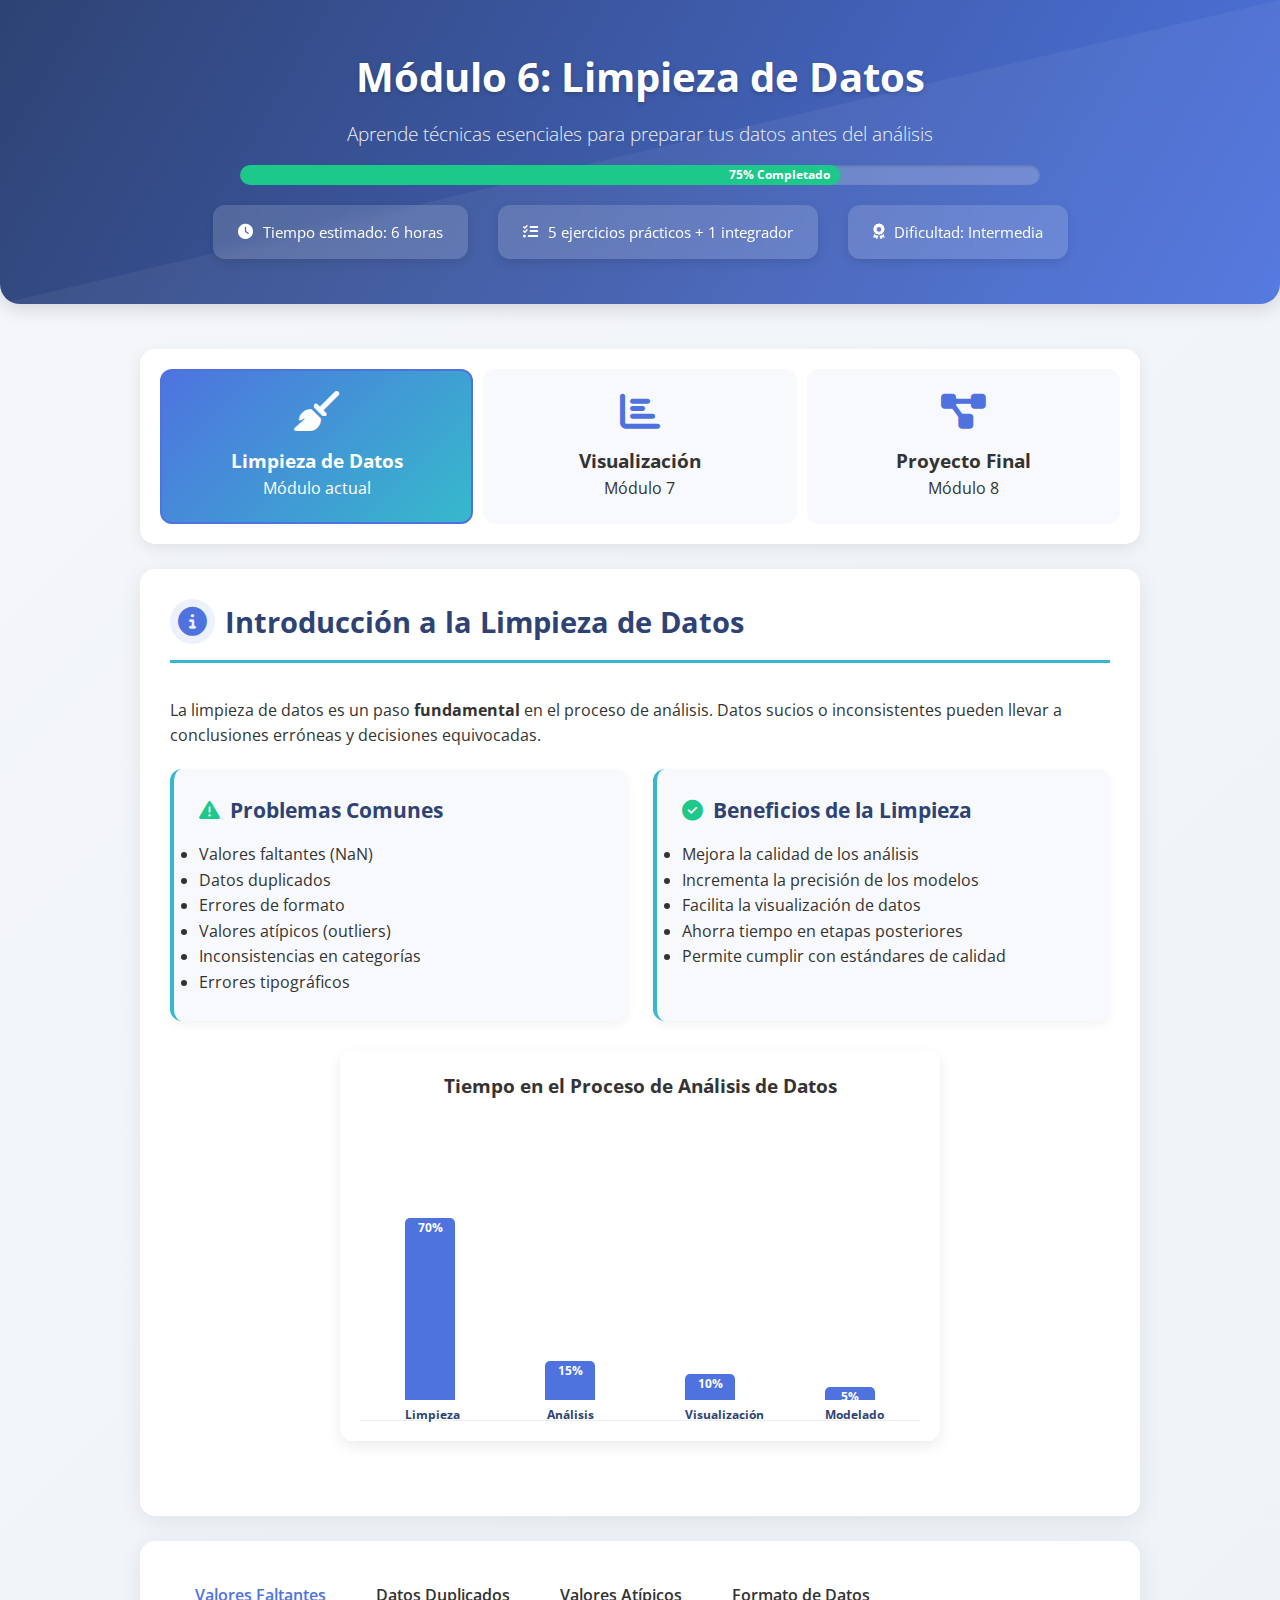
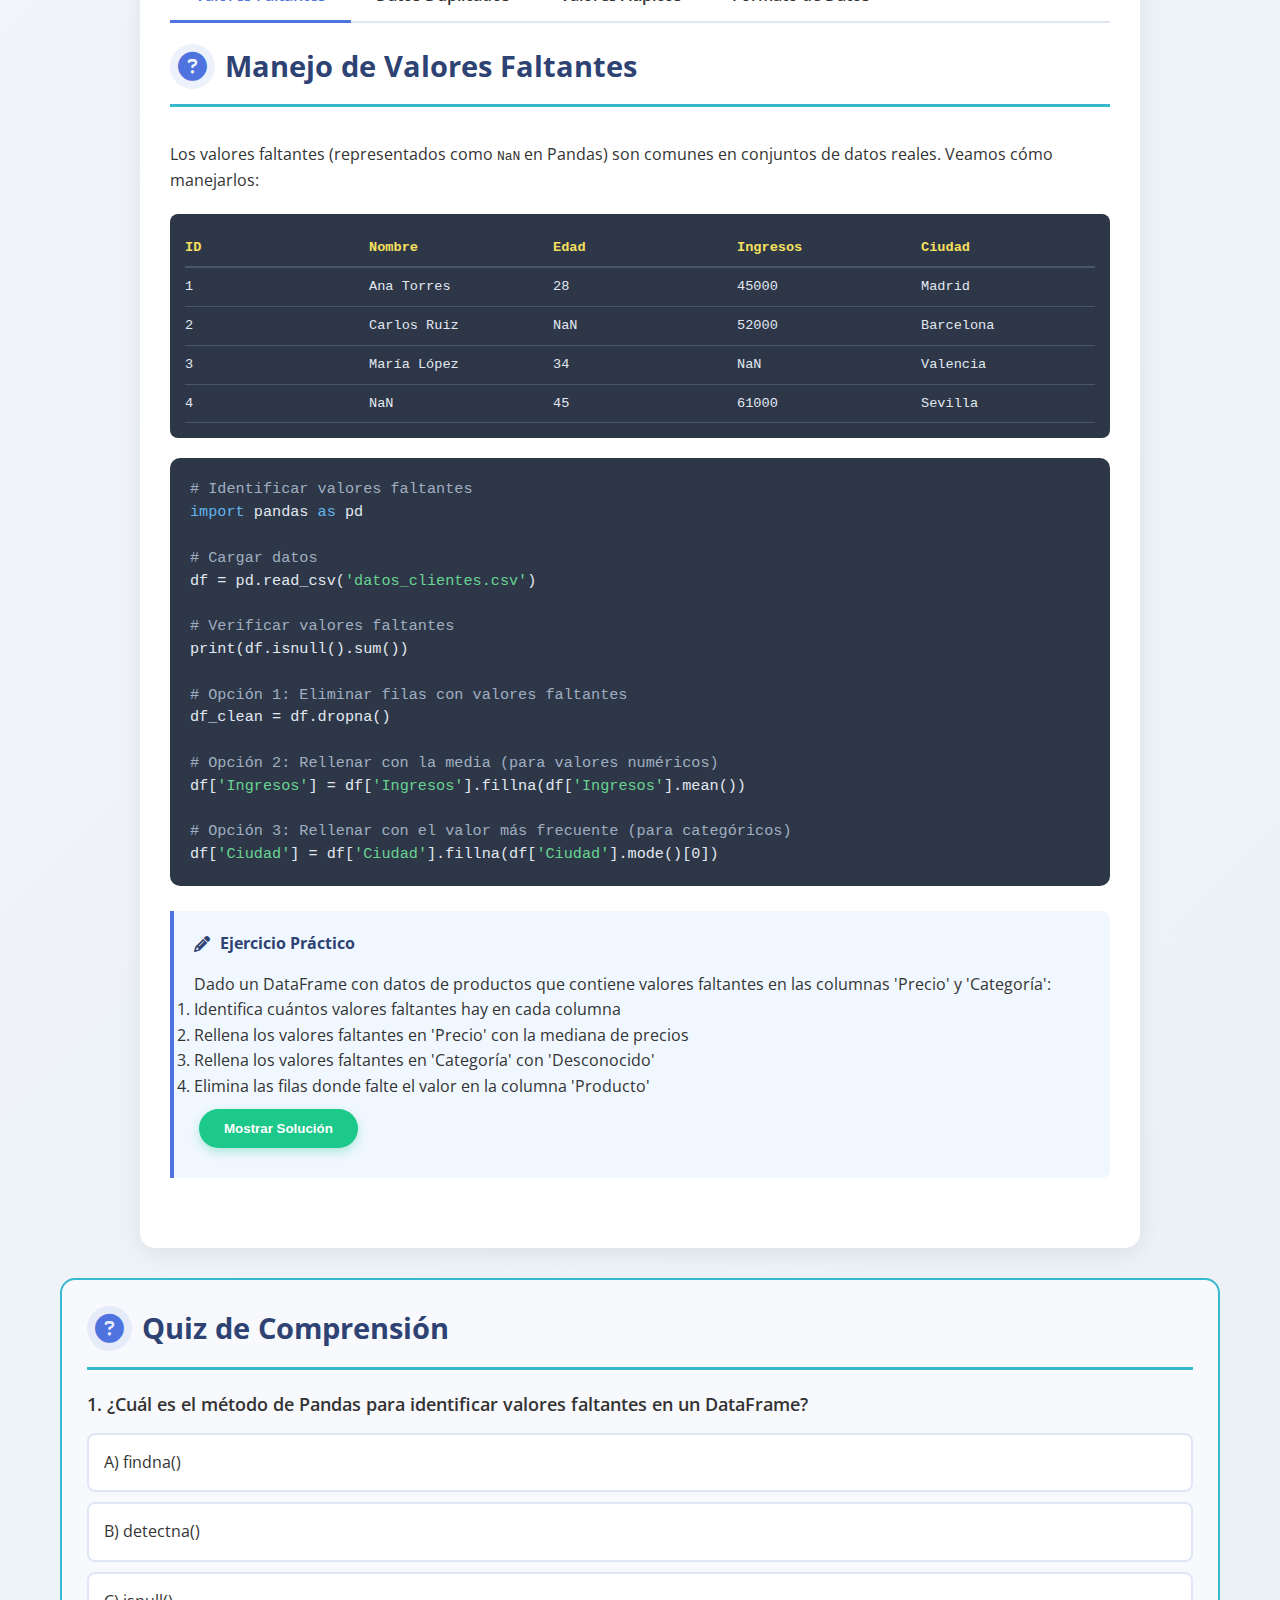
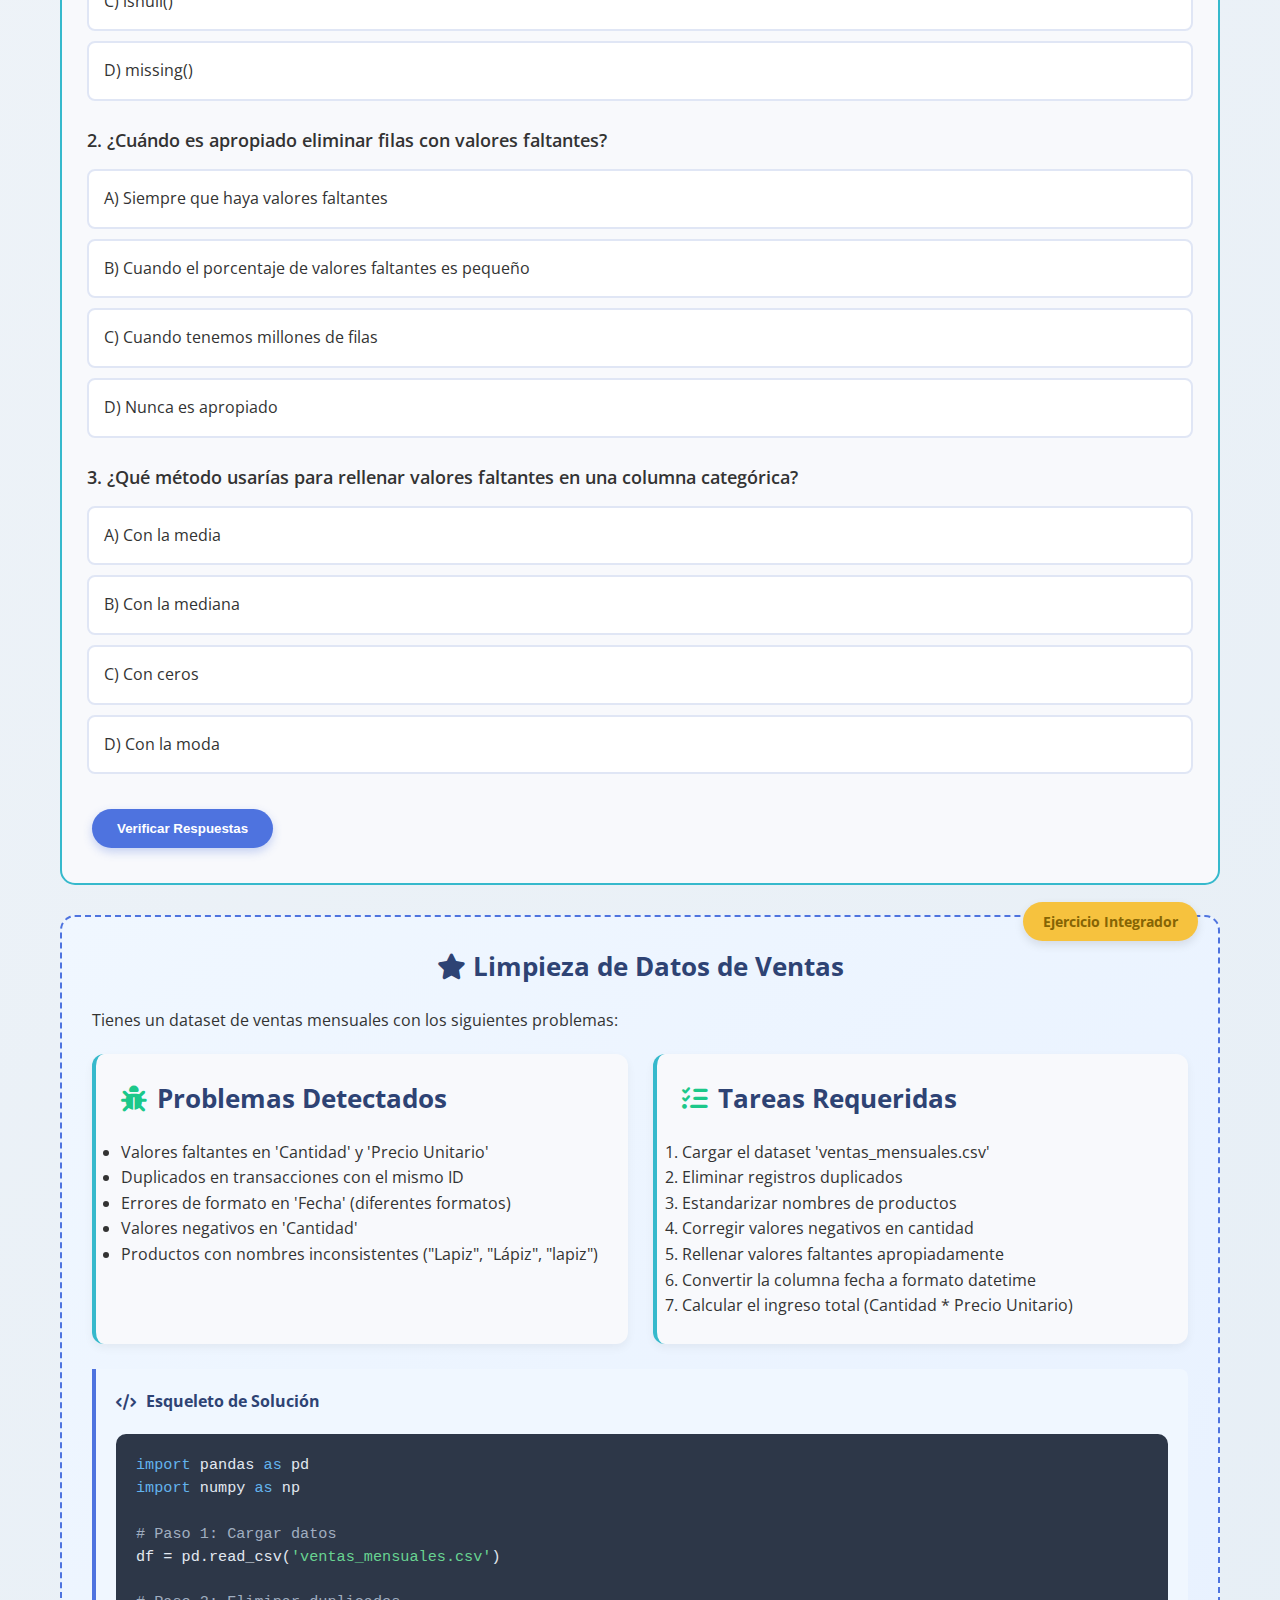
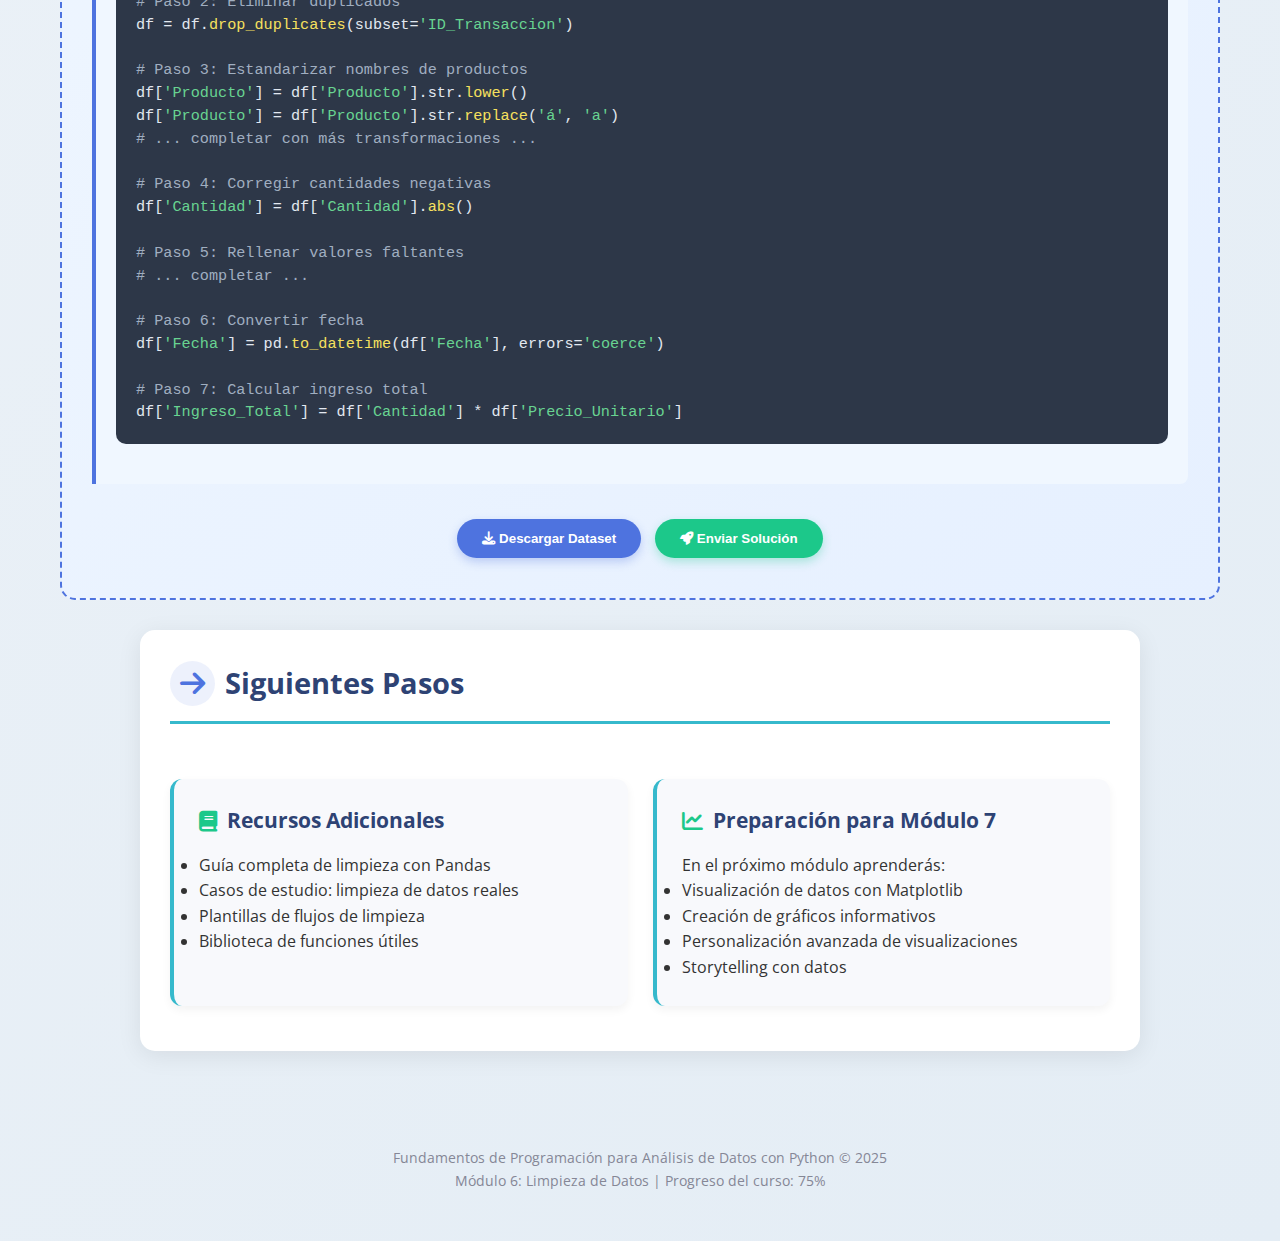
<file: Modulo_6.html>
<!DOCTYPE html>
<html lang="es">
<head>
    <meta charset="UTF-8">
    <meta name="viewport" content="width=device-width, initial-scale=1.0">
    <link rel="shortcut icon" href="img/favicon.ico" type="image/vnd.microsoft.icon" id="favicon">
    <title>Módulo 6: Limpieza de Datos | Fundamentos de Programación para Análisis de Datos</title>
    <link href="https://fonts.googleapis.com/css2?family=Roboto:wght@300;400;500;700&family=Open+Sans:wght@400;600;700&display=swap" rel="stylesheet">
    <link rel="stylesheet" href="https://cdnjs.cloudflare.com/ajax/libs/font-awesome/6.4.0/css/all.min.css">
    <link rel="stylesheet" href="css/mod6.css">
</head>
<body>
    <header>
        <div class="container">
            <h1 class="module-title">Módulo 6: Limpieza de Datos</h1>
            <p class="module-subtitle">Aprende técnicas esenciales para preparar tus datos antes del análisis</p>
            
            <div class="progress-container">
                <div class="progress-bar" style="width: 75%">
                    <span class="progress-text">75% Completado</span>
                </div>
            </div>
            
            <div class="module-info">
                <div class="info-card">
                    <i class="fas fa-clock"></i>
                    <span>Tiempo estimado: 6 horas</span>
                </div>
                <div class="info-card">
                    <i class="fas fa-tasks"></i>
                    <span>5 ejercicios prácticos + 1 integrador</span>
                </div>
                <div class="info-card">
                    <i class="fas fa-award"></i>
                    <span>Dificultad: Intermedia</span>
                </div>
            </div>
        </div>
    </header>

    <div class="container">
        <div class="nav-container">
            <div class="module-nav">
                <div class="nav-item active">
                    <i class="fas fa-broom"></i>
                    <h3>Limpieza de Datos</h3>
                    <p>Módulo actual</p>
                </div>
                <div class="nav-item">
                    <i class="fas fa-chart-bar"></i>
                    <h3>Visualización</h3>
                    <p>Módulo 7</p>
                </div>
                <div class="nav-item">
                    <i class="fas fa-project-diagram"></i>
                    <h3>Proyecto Final</h3>
                    <p>Módulo 8</p>
                </div>
            </div>
        </div>

        <div class="content-section">
            <h2 class="section-title"><i class="fas fa-info-circle"></i> Introducción a la Limpieza de Datos</h2>
            <div class="section-content">
                <p>La limpieza de datos es un paso <strong>fundamental</strong> en el proceso de análisis. Datos sucios o inconsistentes pueden llevar a conclusiones erróneas y decisiones equivocadas.</p>
                
                <div class="content-grid">
                    <div class="card">
                        <h3><i class="fas fa-exclamation-triangle"></i> Problemas Comunes</h3>
                        <ul>
                            <li>Valores faltantes (NaN)</li>
                            <li>Datos duplicados</li>
                            <li>Errores de formato</li>
                            <li>Valores atípicos (outliers)</li>
                            <li>Inconsistencias en categorías</li>
                            <li>Errores tipográficos</li>
                        </ul>
                    </div>
                    <div class="card">
                        <h3><i class="fas fa-check-circle"></i> Beneficios de la Limpieza</h3>
                        <ul>
                            <li>Mejora la calidad de los análisis</li>
                            <li>Incrementa la precisión de los modelos</li>
                            <li>Facilita la visualización de datos</li>
                            <li>Ahorra tiempo en etapas posteriores</li>
                            <li>Permite cumplir con estándares de calidad</li>
                        </ul>
                    </div>
                </div>
                
                <div class="visualization">
                    <div class="chart-container">
                        <h3 style="text-align: center; margin-bottom: 20px;">Tiempo en el Proceso de Análisis de Datos</h3>
                        <div class="chart">
                            <div class="bar" style="height: 70%;">
                                <span>70%</span>
                                <div class="bar-label">Limpieza</div>
                            </div>
                            <div class="bar" style="height: 15%;">
                                <span>15%</span>
                                <div class="bar-label">Análisis</div>
                            </div>
                            <div class="bar" style="height: 10%;">
                                <span>10%</span>
                                <div class="bar-label">Visualización</div>
                            </div>
                            <div class="bar" style="height: 5%;">
                                <span>5%</span>
                                <div class="bar-label">Modelado</div>
                            </div>
                        </div>
                    </div>
                </div>
            </div>
        </div>

        <div class="content-section">
            <div class="tabs">
                <div class="tab active" data-tab="missing">Valores Faltantes</div>
                <div class="tab" data-tab="duplicates">Datos Duplicados</div>
                <div class="tab" data-tab="outliers">Valores Atípicos</div>
                <div class="tab" data-tab="formatting">Formato de Datos</div>
            </div>

            <div class="tab-content active" id="missing">
                <h2 class="section-title"><i class="fas fa-question-circle"></i> Manejo de Valores Faltantes</h2>
                <div class="section-content">
                    <p>Los valores faltantes (representados como <code>NaN</code> en Pandas) son comunes en conjuntos de datos reales. Veamos cómo manejarlos:</p>
                    
                    <div class="dataset-preview">
                        <div class="dataset-row dataset-header">
                            <div>ID</div>
                            <div>Nombre</div>
                            <div>Edad</div>
                            <div>Ingresos</div>
                            <div>Ciudad</div>
                        </div>
                        <div class="dataset-row">
                            <div>1</div>
                            <div>Ana Torres</div>
                            <div>28</div>
                            <div>45000</div>
                            <div>Madrid</div>
                        </div>
                        <div class="dataset-row">
                            <div>2</div>
                            <div>Carlos Ruiz</div>
                            <div>NaN</div>
                            <div>52000</div>
                            <div>Barcelona</div>
                        </div>
                        <div class="dataset-row">
                            <div>3</div>
                            <div>María López</div>
                            <div>34</div>
                            <div>NaN</div>
                            <div>Valencia</div>
                        </div>
                        <div class="dataset-row">
                            <div>4</div>
                            <div>NaN</div>
                            <div>45</div>
                            <div>61000</div>
                            <div>Sevilla</div>
                        </div>
                    </div>
                    
                    <div class="code-block">
                        <span class="code-comment"># Identificar valores faltantes</span><br>
                        <span class="code-keyword">import</span> pandas <span class="code-keyword">as</span> pd<br><br>
                        
                        <span class="code-comment"># Cargar datos</span><br>
                        df = pd.read_csv(<span class="code-param">'datos_clientes.csv'</span>)<br><br>
                        
                        <span class="code-comment"># Verificar valores faltantes</span><br>
                        print(df.isnull().sum())<br><br>
                        
                        <span class="code-comment"># Opción 1: Eliminar filas con valores faltantes</span><br>
                        df_clean = df.dropna()<br><br>
                        
                        <span class="code-comment"># Opción 2: Rellenar con la media (para valores numéricos)</span><br>
                        df[<span class="code-param">'Ingresos'</span>] = df[<span class="code-param">'Ingresos'</span>].fillna(df[<span class="code-param">'Ingresos'</span>].mean())<br><br>
                        
                        <span class="code-comment"># Opción 3: Rellenar con el valor más frecuente (para categóricos)</span><br>
                        df[<span class="code-param">'Ciudad'</span>] = df[<span class="code-param">'Ciudad'</span>].fillna(df[<span class="code-param">'Ciudad'</span>].mode()[0])<br>
                    </div>
                    
                    <div class="exercise">
                        <h4><i class="fas fa-pencil-alt"></i> Ejercicio Práctico</h4>
                        <p>Dado un DataFrame con datos de productos que contiene valores faltantes en las columnas 'Precio' y 'Categoría':</p>
                        <ol>
                            <li>Identifica cuántos valores faltantes hay en cada columna</li>
                            <li>Rellena los valores faltantes en 'Precio' con la mediana de precios</li>
                            <li>Rellena los valores faltantes en 'Categoría' con 'Desconocido'</li>
                            <li>Elimina las filas donde falte el valor en la columna 'Producto'</li>
                        </ol>
                        <button class="btn btn-secondary">Mostrar Solución</button>
                    </div>
                </div>
            </div>
        </div>

        <div class="quiz-container">
            <h2 class="section-title"><i class="fas fa-question-circle"></i> Quiz de Comprensión</h2>
            
            <div class="question">
                <p>1. ¿Cuál es el método de Pandas para identificar valores faltantes en un DataFrame?</p>
                <div class="options">
                    <div class="option">A) findna()</div>
                    <div class="option">B) detectna()</div>
                    <div class="option">C) isnull()</div>
                    <div class="option">D) missing()</div>
                </div>
                <div class="feedback correct">
                    <i class="fas fa-check-circle"></i> ¡Correcto! <strong>isnull()</strong> es la función correcta para identificar valores faltantes en Pandas.
                </div>
            </div>
            
            <div class="question">
                <p>2. ¿Cuándo es apropiado eliminar filas con valores faltantes?</p>
                <div class="options">
                    <div class="option">A) Siempre que haya valores faltantes</div>
                    <div class="option">B) Cuando el porcentaje de valores faltantes es pequeño</div>
                    <div class="option">C) Cuando tenemos millones de filas</div>
                    <div class="option">D) Nunca es apropiado</div>
                </div>
                <div class="feedback incorrect">
                    <i class="fas fa-times-circle"></i> Incorrecto. La respuesta correcta es B. Solo debemos eliminar filas cuando el porcentaje de valores faltantes es pequeño para no afectar significativamente el conjunto de datos.
                </div>
            </div>
            
            <div class="question">
                <p>3. ¿Qué método usarías para rellenar valores faltantes en una columna categórica?</p>
                <div class="options">
                    <div class="option">A) Con la media</div>
                    <div class="option">B) Con la mediana</div>
                    <div class="option">C) Con ceros</div>
                    <div class="option">D) Con la moda</div>
                </div>
            </div>
            
            <button class="btn">Verificar Respuestas</button>
        </div>

        <div class="integrative-exercise">
            <span class="badge">Ejercicio Integrador</span>
            <h3><i class="fas fa-star"></i> Limpieza de Datos de Ventas</h3>
            <p>Tienes un dataset de ventas mensuales con los siguientes problemas:</p>
            
            <div class="content-grid">
                <div class="card">
                    <h3><i class="fas fa-bug"></i> Problemas Detectados</h3>
                    <ul>
                        <li>Valores faltantes en 'Cantidad' y 'Precio Unitario'</li>
                        <li>Duplicados en transacciones con el mismo ID</li>
                        <li>Errores de formato en 'Fecha' (diferentes formatos)</li>
                        <li>Valores negativos en 'Cantidad'</li>
                        <li>Productos con nombres inconsistentes ("Lapiz", "Lápiz", "lapiz")</li>
                    </ul>
                </div>
                
                <div class="card">
                    <h3><i class="fas fa-tasks"></i> Tareas Requeridas</h3>
                    <ol>
                        <li>Cargar el dataset 'ventas_mensuales.csv'</li>
                        <li>Eliminar registros duplicados</li>
                        <li>Estandarizar nombres de productos</li>
                        <li>Corregir valores negativos en cantidad</li>
                        <li>Rellenar valores faltantes apropiadamente</li>
                        <li>Convertir la columna fecha a formato datetime</li>
                        <li>Calcular el ingreso total (Cantidad * Precio Unitario)</li>
                    </ol>
                </div>
            </div>
            
            <div class="exercise">
                <h4><i class="fas fa-code"></i> Esqueleto de Solución</h4>
                <div class="code-block">
                    <span class="code-keyword">import</span> pandas <span class="code-keyword">as</span> pd<br>
                    <span class="code-keyword">import</span> numpy <span class="code-keyword">as</span> np<br><br>
                    
                    <span class="code-comment"># Paso 1: Cargar datos</span><br>
                    df = pd.read_csv(<span class="code-param">'ventas_mensuales.csv'</span>)<br><br>
                    
                    <span class="code-comment"># Paso 2: Eliminar duplicados</span><br>
                    df = df.<span class="code-function">drop_duplicates</span>(subset=<span class="code-param">'ID_Transaccion'</span>)<br><br>
                    
                    <span class="code-comment"># Paso 3: Estandarizar nombres de productos</span><br>
                    df[<span class="code-param">'Producto'</span>] = df[<span class="code-param">'Producto'</span>].str.<span class="code-function">lower</span>()<br>
                    df[<span class="code-param">'Producto'</span>] = df[<span class="code-param">'Producto'</span>].str.<span class="code-function">replace</span>(<span class="code-param">'á'</span>, <span class="code-param">'a'</span>)<br>
                    <span class="code-comment"># ... completar con más transformaciones ...</span><br><br>
                    
                    <span class="code-comment"># Paso 4: Corregir cantidades negativas</span><br>
                    df[<span class="code-param">'Cantidad'</span>] = df[<span class="code-param">'Cantidad'</span>].<span class="code-function">abs</span>()<br><br>
                    
                    <span class="code-comment"># Paso 5: Rellenar valores faltantes</span><br>
                    <span class="code-comment"># ... completar ...</span><br><br>
                    
                    <span class="code-comment"># Paso 6: Convertir fecha</span><br>
                    df[<span class="code-param">'Fecha'</span>] = pd.<span class="code-function">to_datetime</span>(df[<span class="code-param">'Fecha'</span>], errors=<span class="code-param">'coerce'</span>)<br><br>
                    
                    <span class="code-comment"># Paso 7: Calcular ingreso total</span><br>
                    df[<span class="code-param">'Ingreso_Total'</span>] = df[<span class="code-param">'Cantidad'</span>] * df[<span class="code-param">'Precio_Unitario'</span>]<br>
                </div>
            </div>
            
            <div style="text-align: center; margin-top: 20px;">
                <button class="btn"><i class="fas fa-download"></i> Descargar Dataset</button>
                <button class="btn btn-secondary"><i class="fas fa-rocket"></i> Enviar Solución</button>
            </div>
        </div>

        <div class="content-section">
            <h2 class="section-title"><i class="fas fa-arrow-right"></i> Siguientes Pasos</h2>
            <div class="section-content">
                <div class="content-grid">
                    <div class="card">
                        <h3><i class="fas fa-book"></i> Recursos Adicionales</h3>
                        <ul>
                            <li>Guía completa de limpieza con Pandas</li>
                            <li>Casos de estudio: limpieza de datos reales</li>
                            <li>Plantillas de flujos de limpieza</li>
                            <li>Biblioteca de funciones útiles</li>
                        </ul>
                    </div>
                    <div class="card">
                        <h3><i class="fas fa-chart-line"></i> Preparación para Módulo 7</h3>
                        <p>En el próximo módulo aprenderás:</p>
                        <ul>
                            <li>Visualización de datos con Matplotlib</li>
                            <li>Creación de gráficos informativos</li>
                            <li>Personalización avanzada de visualizaciones</li>
                            <li>Storytelling con datos</li>
                        </ul>
                    </div>
                </div>
            </div>
        </div>
    </div>

    <footer>
        <div class="container">
            <p>Fundamentos de Programación para Análisis de Datos con Python © 2025</p>
            <p>Módulo 6: Limpieza de Datos | Progreso del curso: 75%</p>
        </div>
    </footer>

    <script>
        // Tab switching functionality
        document.querySelectorAll('.tab').forEach(tab => {
            tab.addEventListener('click', () => {
                // Remove active class from all tabs and contents
                document.querySelectorAll('.tab').forEach(t => t.classList.remove('active'));
                document.querySelectorAll('.tab-content').forEach(c => c.classList.remove('active'));
                
                // Add active class to clicked tab
                tab.classList.add('active');
                
                // Show corresponding content
                const tabId = tab.getAttribute('data-tab');
                document.getElementById(tabId).classList.add('active');
            });
        });
        
        // Quiz selection functionality
        document.querySelectorAll('.option').forEach(option => {
            option.addEventListener('click', () => {
                // Remove selected class from sibling options
                option.parentElement.querySelectorAll('.option').forEach(opt => {
                    opt.classList.remove('selected');
                });
                
                // Add selected class to clicked option
                option.classList.add('selected');
            });
        });
        
        // Show solution button
        document.querySelectorAll('.btn-secondary').forEach(btn => {
            btn.addEventListener('click', function() {
                const solution = this.previousElementSibling;
                if (solution) {
                    solution.style.display = 'block';
                }
            });
        });
    </script>
</body>
</html>
</file>
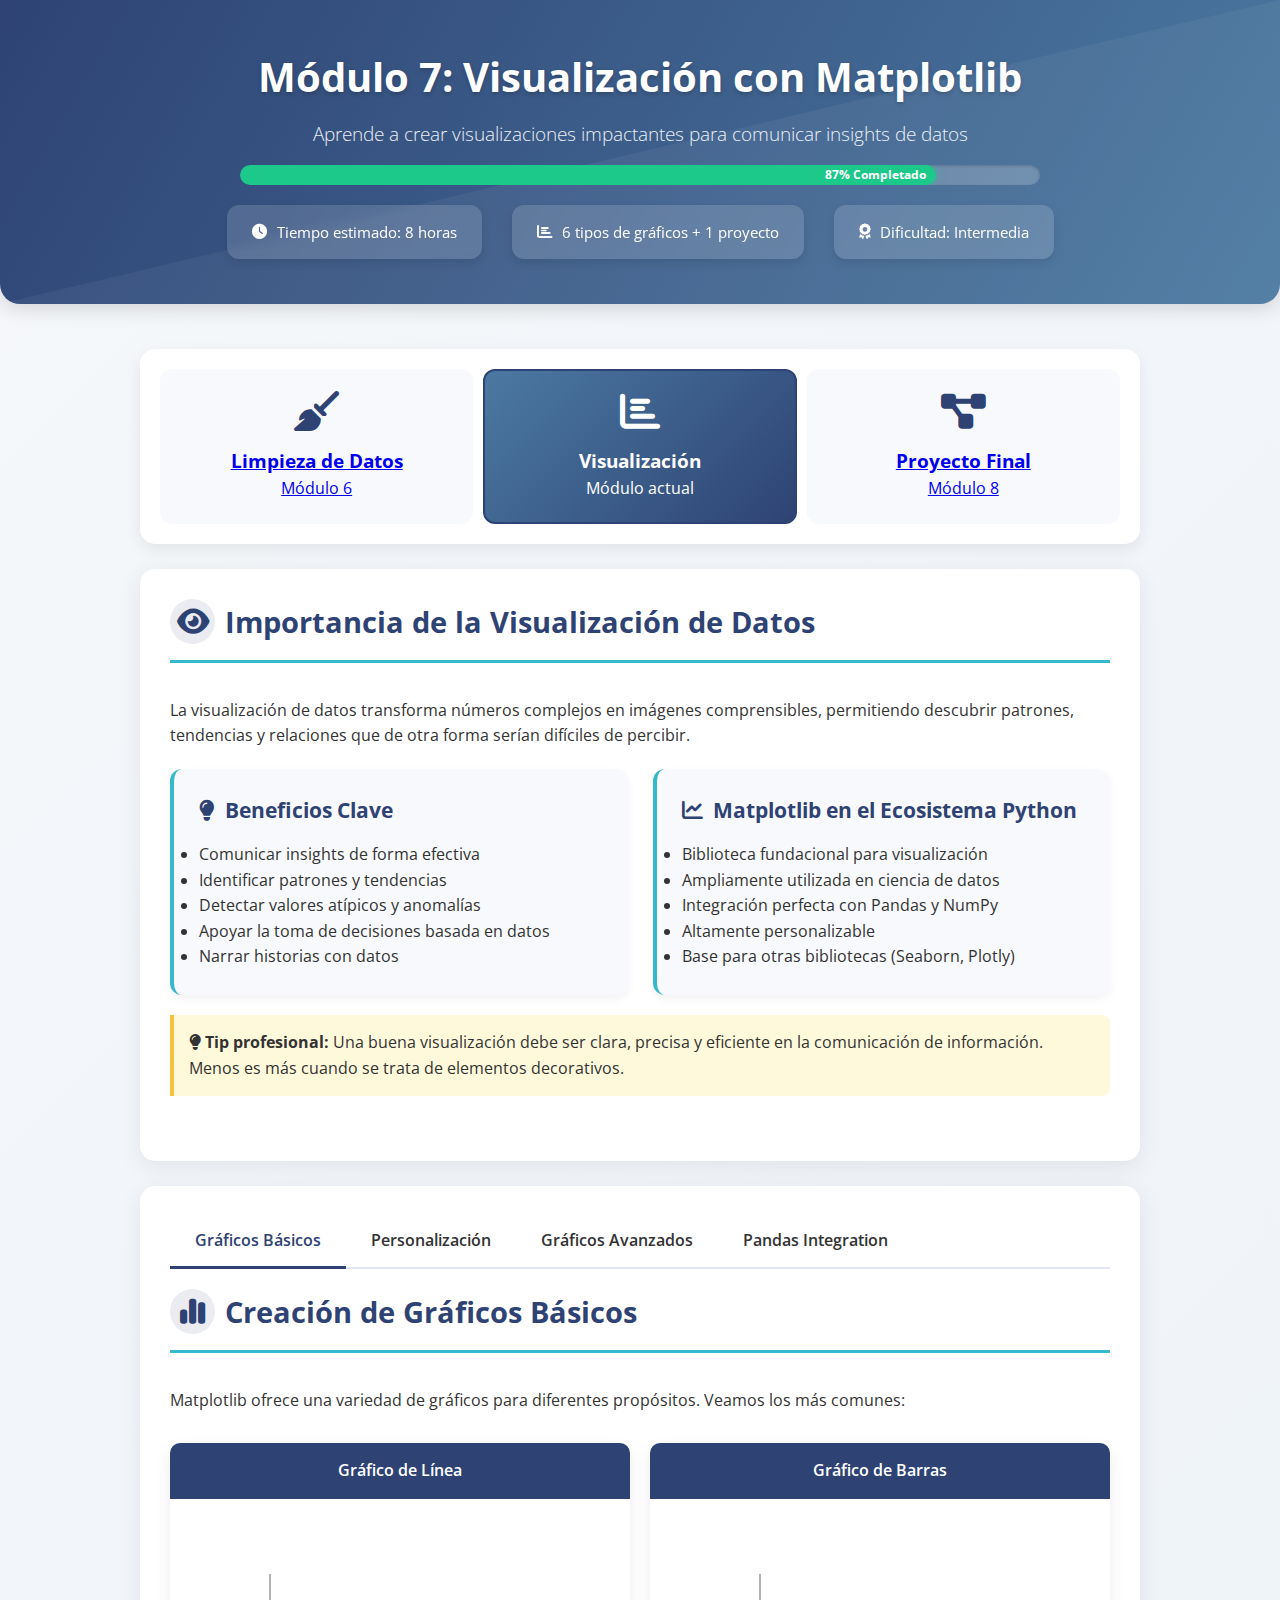
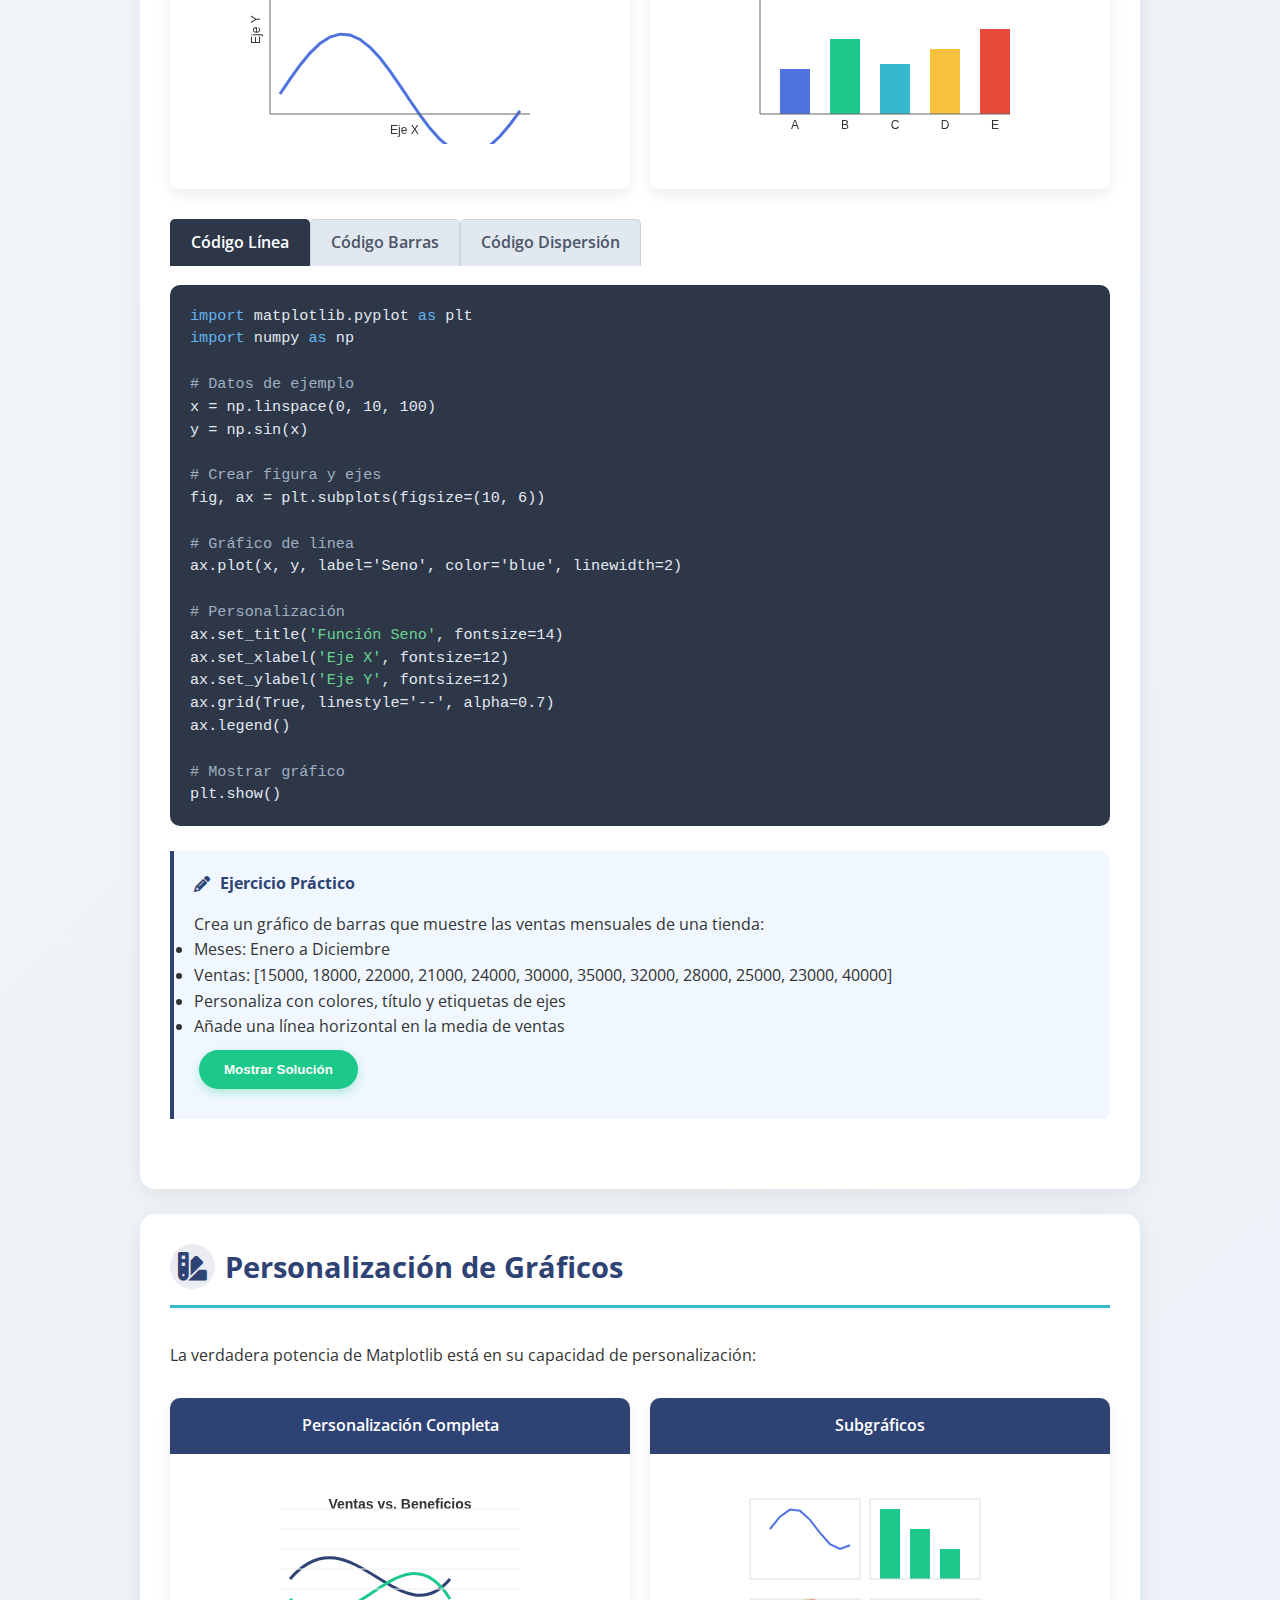
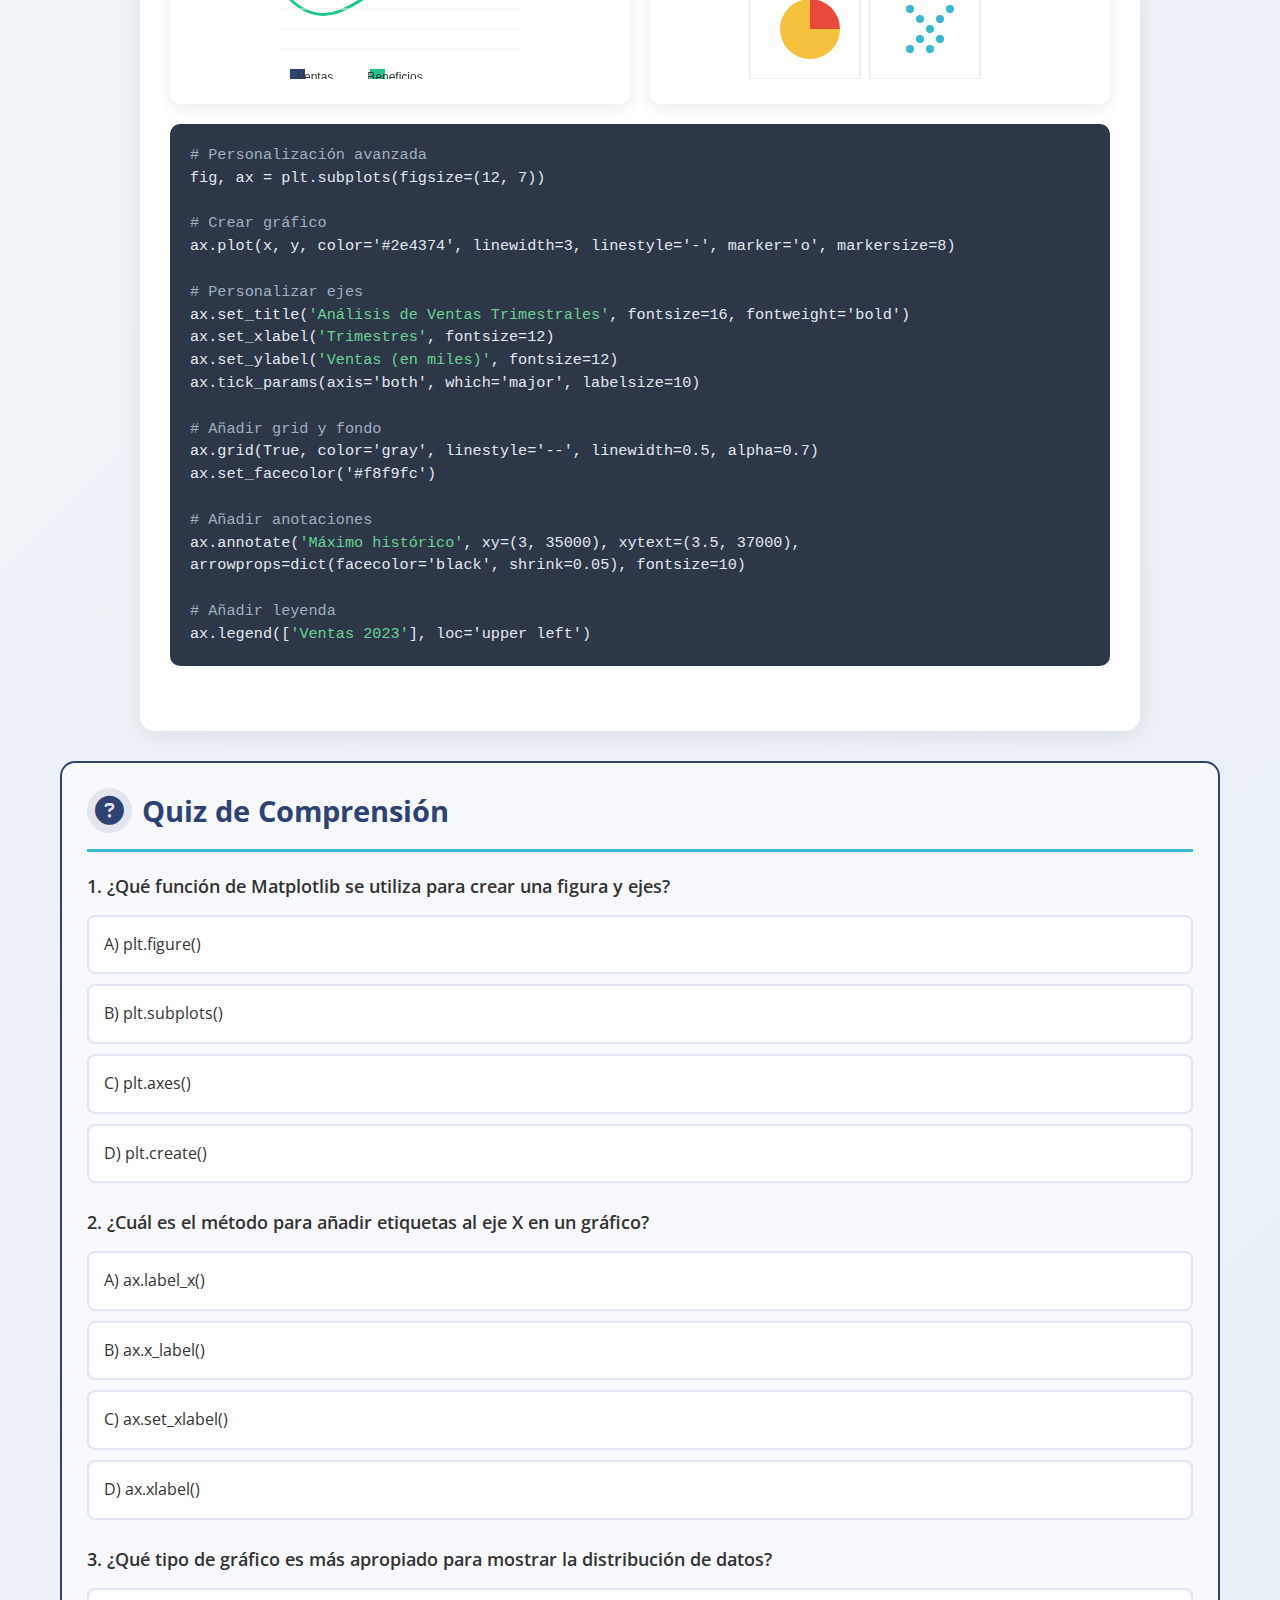
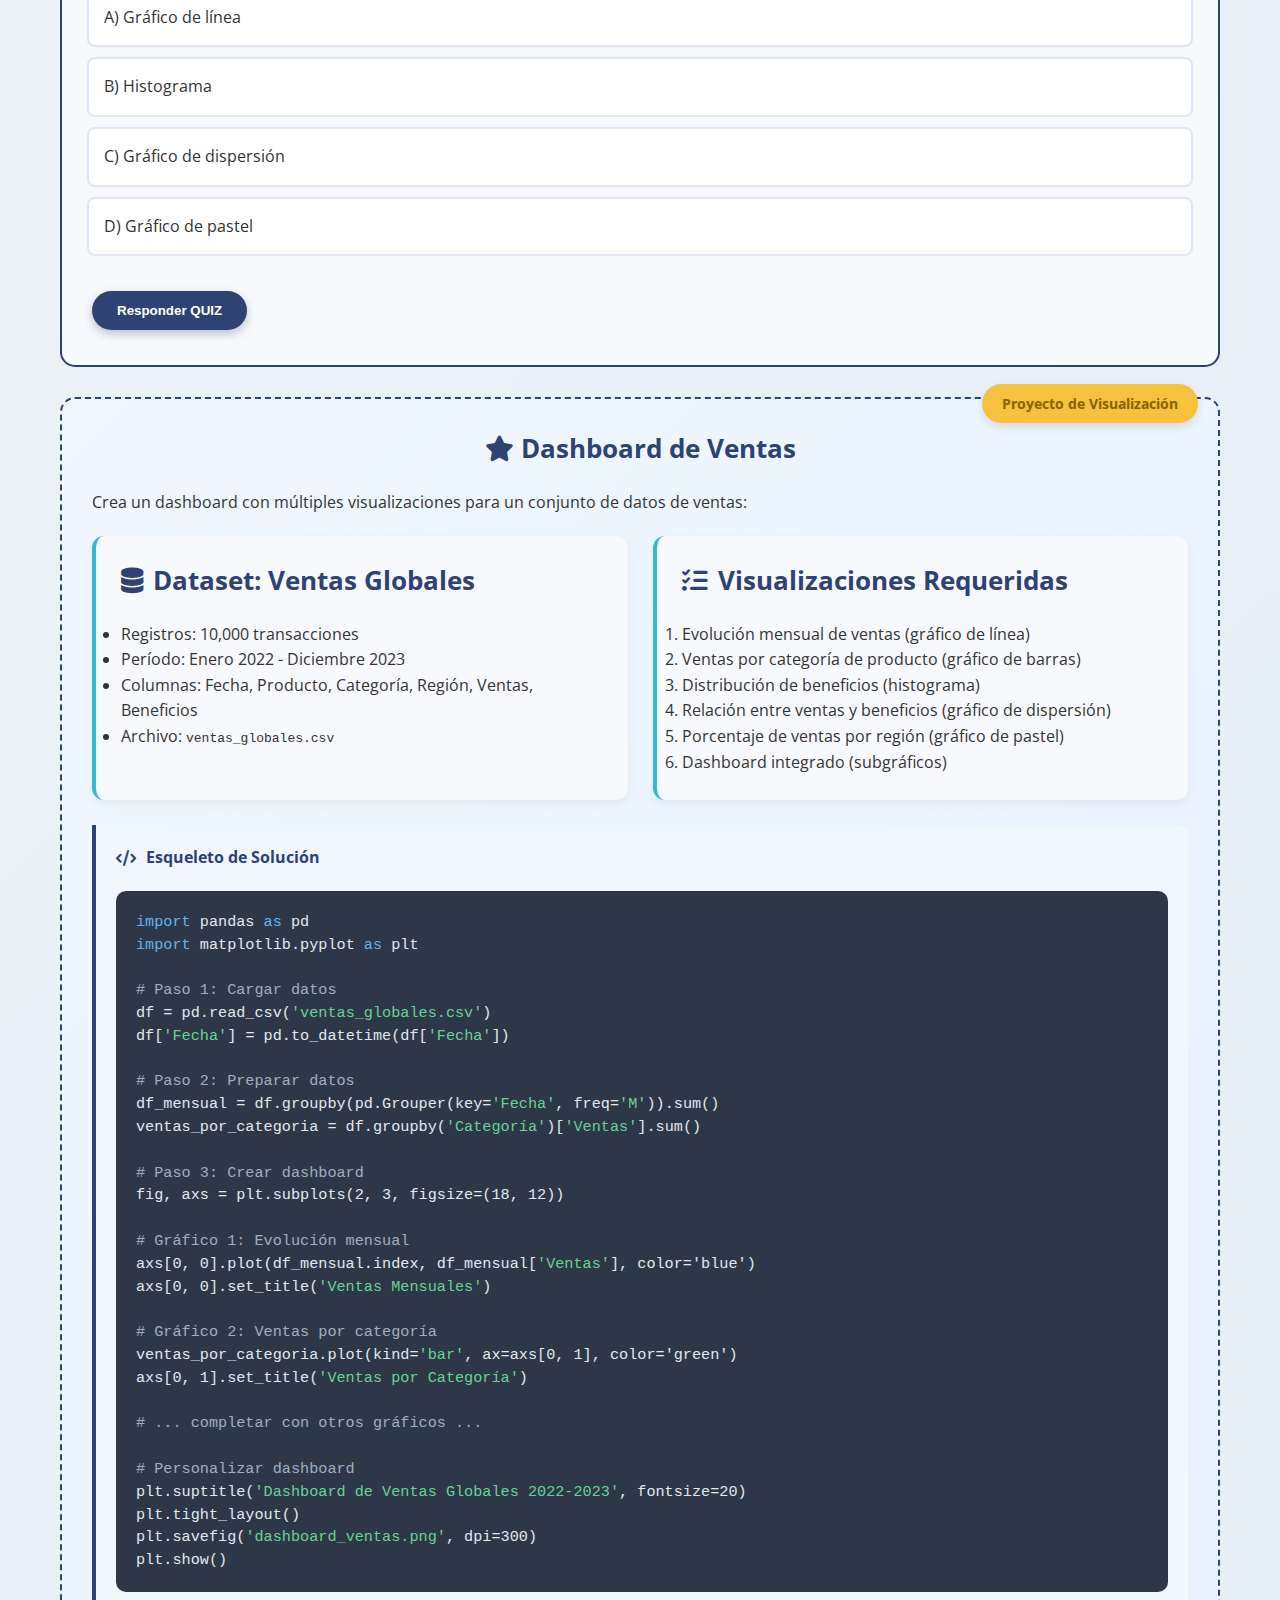
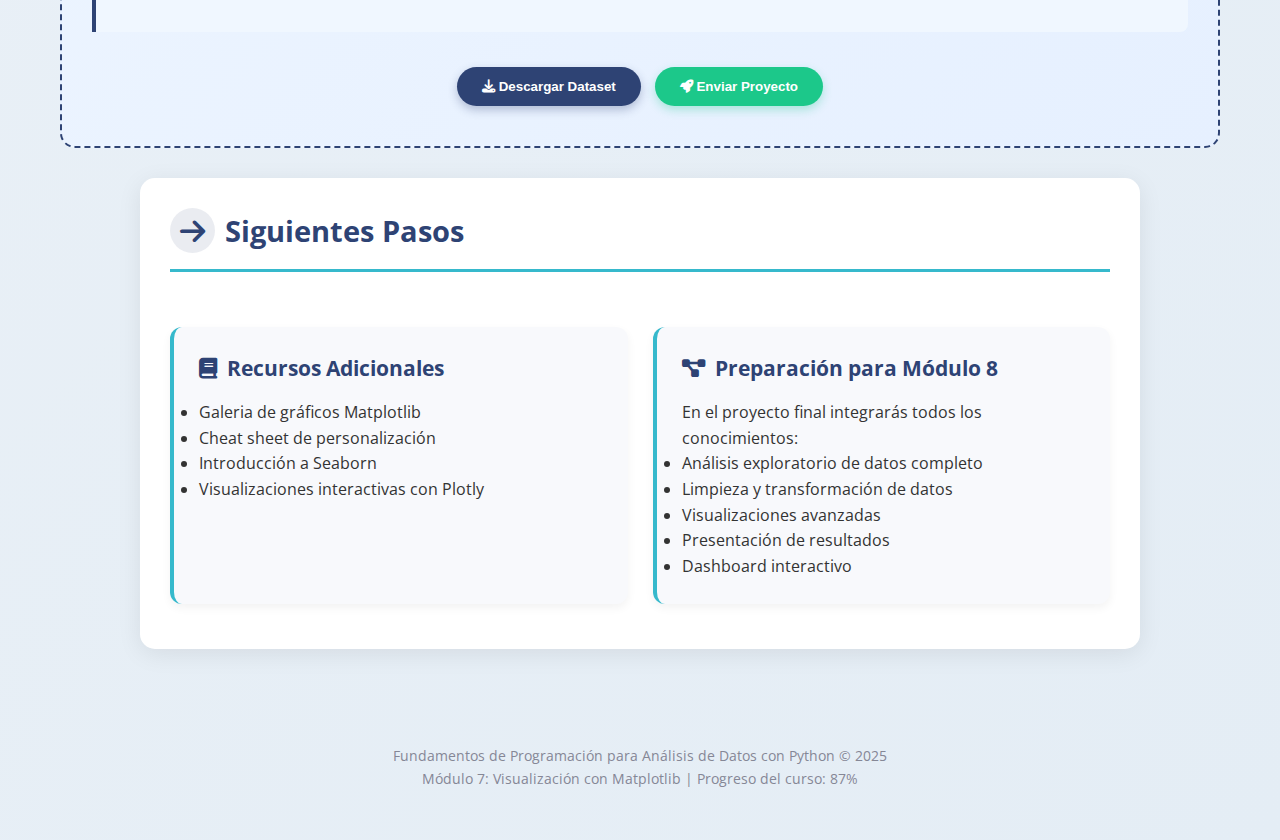
<file: Modulo_7.html>
<!DOCTYPE html>
<html lang="es">
<head>
    <meta charset="UTF-8">
    <meta name="viewport" content="width=device-width, initial-scale=1.0">
    <link rel="shortcut icon" href="img/favicon.ico" type="image/vnd.microsoft.icon" id="favicon">
    <title>Módulo 7: Visualización con Matplotlib | Fundamentos de Programación para Análisis de Datos</title>
    <link href="https://fonts.googleapis.com/css2?family=Roboto:wght@300;400;500;700&family=Open+Sans:wght@400;600;700&display=swap" rel="stylesheet">
    <link rel="stylesheet" href="https://cdnjs.cloudflare.com/ajax/libs/font-awesome/6.4.0/css/all.min.css">
    <link rel="stylesheet" href="css/mod7.css">
</head>
<body>
    <header>
        <div class="container">
            <h1 class="module-title">Módulo 7: Visualización con Matplotlib</h1>
            <p class="module-subtitle">Aprende a crear visualizaciones impactantes para comunicar insights de datos</p>
            
            <div class="progress-container">
                <div class="progress-bar">
                    <span class="progress-text">87% Completado</span>
                </div>
            </div>
            
            <div class="module-info">
                <div class="info-card">
                    <i class="fas fa-clock"></i>
                    <span>Tiempo estimado: 8 horas</span>
                </div>
                <div class="info-card">
                    <i class="fas fa-chart-bar"></i>
                    <span>6 tipos de gráficos + 1 proyecto</span>
                </div>
                <div class="info-card">
                    <i class="fas fa-award"></i>
                    <span>Dificultad: Intermedia</span>
                </div>
            </div>
        </div>
    </header>

    <div class="container">
        <div class="nav-container">
            <div class="module-nav">
                <div class="nav-item">
                    <a href="Modulo_6.html">
                        <i class="fas fa-broom"></i>
                        <h3>Limpieza de Datos</h3>
                        <p>Módulo 6</p>
                    </a>
                </div>
                <div class="nav-item active">
                    <i class="fas fa-chart-bar"></i>
                    <h3>Visualización</h3>
                    <p>Módulo actual</p>
                </div>
                <div class="nav-item">
                    <a href="Modulo_8.html">
                        <i class="fas fa-project-diagram"></i>
                        <h3>Proyecto Final</h3>
                        <p>Módulo 8</p>
                    </a>
                </div>
            </div>
        </div>

        <div class="content-section">
            <h2 class="section-title"><i class="fas fa-eye"></i> Importancia de la Visualización de Datos</h2>
            <div class="section-content">
                <p>La visualización de datos transforma números complejos en imágenes comprensibles, permitiendo descubrir patrones, tendencias y relaciones que de otra forma serían difíciles de percibir.</p>
                
                <div class="content-grid">
                    <div class="card">
                        <h3><i class="fas fa-lightbulb"></i> Beneficios Clave</h3>
                        <ul>
                            <li>Comunicar insights de forma efectiva</li>
                            <li>Identificar patrones y tendencias</li>
                            <li>Detectar valores atípicos y anomalías</li>
                            <li>Apoyar la toma de decisiones basada en datos</li>
                            <li>Narrar historias con datos</li>
                        </ul>
                    </div>
                    <div class="card">
                        <h3><i class="fas fa-chart-line"></i> Matplotlib en el Ecosistema Python</h3>
                        <ul>
                            <li>Biblioteca fundacional para visualización</li>
                            <li>Ampliamente utilizada en ciencia de datos</li>
                            <li>Integración perfecta con Pandas y NumPy</li>
                            <li>Altamente personalizable</li>
                            <li>Base para otras bibliotecas (Seaborn, Plotly)</li>
                        </ul>
                    </div>
                </div>
                
                <div class="tip-box">
                    <i class="fas fa-lightbulb"></i> <strong>Tip profesional:</strong> Una buena visualización debe ser clara, precisa y eficiente en la comunicación de información. Menos es más cuando se trata de elementos decorativos.
                </div>
            </div>
        </div>

        <div class="content-section">
            <div class="tabs">
                <div class="tab active" data-tab="basic">Gráficos Básicos</div>
                <div class="tab" data-tab="custom">Personalización</div>
                <div class="tab" data-tab="advanced">Gráficos Avanzados</div>
                <div class="tab" data-tab="pandas">Pandas Integration</div>
            </div>

            <div class="tab-content active" id="basic">
                <h2 class="section-title"><i class="fas fa-chart-simple"></i> Creación de Gráficos Básicos</h2>
                <div class="section-content">
                    <p>Matplotlib ofrece una variedad de gráficos para diferentes propósitos. Veamos los más comunes:</p>
                    
                    <div class="visual-example">
                        <div class="example-card">
                            <div class="example-header">Gráfico de Línea</div>
                            <div class="example-content">
                                <div class="chart-content">
                                    <canvas id="lineChart" width="300" height="200"></canvas>
                                </div>
                            </div>
                        </div>
                        
                        <div class="example-card">
                            <div class="example-header">Gráfico de Barras</div>
                            <div class="example-content">
                                <div class="chart-content">
                                    <canvas id="barChart" width="300" height="200"></canvas>
                                </div>
                            </div>
                        </div>
                    </div>
                    
                    <div class="code-tabs">
                        <div class="code-tab active" data-tab="line-code">Código Línea</div>
                        <div class="code-tab" data-tab="bar-code">Código Barras</div>
                        <div class="code-tab" data-tab="scatter-code">Código Dispersión</div>
                    </div>
                    
                    <div class="code-block">
                        <span class="code-keyword">import</span> matplotlib.pyplot <span class="code-keyword">as</span> plt<br>
                        <span class="code-keyword">import</span> numpy <span class="code-keyword">as</span> np<br><br>
                        
                        <span class="code-comment"># Datos de ejemplo</span><br>
                        x = np.linspace(0, 10, 100)<br>
                        y = np.sin(x)<br><br>
                        
                        <span class="code-comment"># Crear figura y ejes</span><br>
                        fig, ax = plt.subplots(figsize=(10, 6))<br><br>
                        
                        <span class="code-comment"># Gráfico de línea</span><br>
                        ax.plot(x, y, label='Seno', color='blue', linewidth=2)<br><br>
                        
                        <span class="code-comment"># Personalización</span><br>
                        ax.set_title(<span class="code-param">'Función Seno'</span>, fontsize=14)<br>
                        ax.set_xlabel(<span class="code-param">'Eje X'</span>, fontsize=12)<br>
                        ax.set_ylabel(<span class="code-param">'Eje Y'</span>, fontsize=12)<br>
                        ax.grid(True, linestyle='--', alpha=0.7)<br>
                        ax.legend()<br><br>
                        
                        <span class="code-comment"># Mostrar gráfico</span><br>
                        plt.show()<br>
                    </div>
                    
                    <div class="exercise">
                        <h4><i class="fas fa-pencil-alt"></i> Ejercicio Práctico</h4>
                        <p>Crea un gráfico de barras que muestre las ventas mensuales de una tienda:</p>
                        <ul>
                            <li>Meses: Enero a Diciembre</li>
                            <li>Ventas: [15000, 18000, 22000, 21000, 24000, 30000, 35000, 32000, 28000, 25000, 23000, 40000]</li>
                            <li>Personaliza con colores, título y etiquetas de ejes</li>
                            <li>Añade una línea horizontal en la media de ventas</li>
                        </ul>
                        <button class="btn btn-secondary">Mostrar Solución</button>
                    </div>
                </div>
            </div>
        </div>

        <div class="content-section">
            <h2 class="section-title"><i class="fas fa-swatchbook"></i> Personalización de Gráficos</h2>
            <div class="section-content">
                <p>La verdadera potencia de Matplotlib está en su capacidad de personalización:</p>
                
                <div class="chart-grid">
                    <div class="chart-card">
                        <div class="chart-header">Personalización Completa</div>
                        <div class="chart-content">
                            <canvas id="customChart" width="300" height="200"></canvas>
                        </div>
                    </div>
                    
                    <div class="chart-card">
                        <div class="chart-header">Subgráficos</div>
                        <div class="chart-content">
                            <canvas id="subplotsChart" width="300" height="200"></canvas>
                        </div>
                    </div>
                </div>
                
                <div class="code-block">
                    <span class="code-comment"># Personalización avanzada</span><br>
                    fig, ax = plt.subplots(figsize=(12, 7))<br><br>
                    
                    <span class="code-comment"># Crear gráfico</span><br>
                    ax.plot(x, y, color='#2e4374', linewidth=3, linestyle='-', marker='o', markersize=8)<br><br>
                    
                    <span class="code-comment"># Personalizar ejes</span><br>
                    ax.set_title(<span class="code-param">'Análisis de Ventas Trimestrales'</span>, fontsize=16, fontweight='bold')<br>
                    ax.set_xlabel(<span class="code-param">'Trimestres'</span>, fontsize=12)<br>
                    ax.set_ylabel(<span class="code-param">'Ventas (en miles)'</span>, fontsize=12)<br>
                    ax.tick_params(axis='both', which='major', labelsize=10)<br><br>
                    
                    <span class="code-comment"># Añadir grid y fondo</span><br>
                    ax.grid(True, color='gray', linestyle='--', linewidth=0.5, alpha=0.7)<br>
                    ax.set_facecolor('#f8f9fc')<br><br>
                    
                    <span class="code-comment"># Añadir anotaciones</span><br>
                    ax.annotate(<span class="code-param">'Máximo histórico'</span>, xy=(3, 35000), xytext=(3.5, 37000),<br>
                    arrowprops=dict(facecolor='black', shrink=0.05), fontsize=10)<br><br>
                    
                    <span class="code-comment"># Añadir leyenda</span><br>
                    ax.legend([<span class="code-param">'Ventas 2023'</span>], loc='upper left')<br>
                </div>
            </div>
        </div>

        <div class="quiz-container">
            <h2 class="section-title"><i class="fas fa-question-circle"></i> Quiz de Comprensión</h2>
            
            <div class="question">
                <p>1. ¿Qué función de Matplotlib se utiliza para crear una figura y ejes?</p>
                <div class="options">
                    <div class="option">A) plt.figure()</div>
                    <div class="option">B) plt.subplots()</div>
                    <div class="option">C) plt.axes()</div>
                    <div class="option">D) plt.create()</div>
                </div>
                <div class="feedback correct">
                    <i class="fas fa-check-circle"></i> ¡Correcto! <strong>plt.subplots()</strong> es la forma recomendada de crear figuras y ejes.
                </div>
            </div>
            
            <div class="question">
                <p>2. ¿Cuál es el método para añadir etiquetas al eje X en un gráfico?</p>
                <div class="options">
                    <div class="option">A) ax.label_x()</div>
                    <div class="option">B) ax.x_label()</div>
                    <div class="option">C) ax.set_xlabel()</div>
                    <div class="option">D) ax.xlabel()</div>
                </div>
            </div>
            
            <div class="question">
                <p>3. ¿Qué tipo de gráfico es más apropiado para mostrar la distribución de datos?</p>
                <div class="options">
                    <div class="option">A) Gráfico de línea</div>
                    <div class="option">B) Histograma</div>
                    <div class="option">C) Gráfico de dispersión</div>
                    <div class="option">D) Gráfico de pastel</div>
                </div>
            </div>
            
            <button class="btn">Responder QUIZ</button>
        </div>

        <div class="integrative-exercise">
            <span class="badge">Proyecto de Visualización</span>
            <h3><i class="fas fa-star"></i> Dashboard de Ventas</h3>
            <p>Crea un dashboard con múltiples visualizaciones para un conjunto de datos de ventas:</p>
            
            <div class="content-grid">
                <div class="card">
                    <h3><i class="fas fa-database"></i> Dataset: Ventas Globales</h3>
                    <ul>
                        <li>Registros: 10,000 transacciones</li>
                        <li>Período: Enero 2022 - Diciembre 2023</li>
                        <li>Columnas: Fecha, Producto, Categoría, Región, Ventas, Beneficios</li>
                        <li>Archivo: <code>ventas_globales.csv</code></li>
                    </ul>
                </div>
                
                <div class="card">
                    <h3><i class="fas fa-tasks"></i> Visualizaciones Requeridas</h3>
                    <ol>
                        <li>Evolución mensual de ventas (gráfico de línea)</li>
                        <li>Ventas por categoría de producto (gráfico de barras)</li>
                        <li>Distribución de beneficios (histograma)</li>
                        <li>Relación entre ventas y beneficios (gráfico de dispersión)</li>
                        <li>Porcentaje de ventas por región (gráfico de pastel)</li>
                        <li>Dashboard integrado (subgráficos)</li>
                    </ol>
                </div>
            </div>
            
            <div class="exercise">
                <h4><i class="fas fa-code"></i> Esqueleto de Solución</h4>
                <div class="code-block">
                    <span class="code-keyword">import</span> pandas <span class="code-keyword">as</span> pd<br>
                    <span class="code-keyword">import</span> matplotlib.pyplot <span class="code-keyword">as</span> plt<br><br>
                    
                    <span class="code-comment"># Paso 1: Cargar datos</span><br>
                    df = pd.read_csv(<span class="code-param">'ventas_globales.csv'</span>)<br>
                    df[<span class="code-param">'Fecha'</span>] = pd.to_datetime(df[<span class="code-param">'Fecha'</span>])<br><br>
                    
                    <span class="code-comment"># Paso 2: Preparar datos</span><br>
                    df_mensual = df.groupby(pd.Grouper(key=<span class="code-param">'Fecha'</span>, freq=<span class="code-param">'M'</span>)).sum()<br>
                    ventas_por_categoria = df.groupby(<span class="code-param">'Categoría'</span>)[<span class="code-param">'Ventas'</span>].sum()<br><br>
                    
                    <span class="code-comment"># Paso 3: Crear dashboard</span><br>
                    fig, axs = plt.subplots(2, 3, figsize=(18, 12))<br><br>
                    
                    <span class="code-comment"># Gráfico 1: Evolución mensual</span><br>
                    axs[0, 0].plot(df_mensual.index, df_mensual[<span class="code-param">'Ventas'</span>], color='blue')<br>
                    axs[0, 0].set_title(<span class="code-param">'Ventas Mensuales'</span>)<br><br>
                    
                    <span class="code-comment"># Gráfico 2: Ventas por categoría</span><br>
                    ventas_por_categoria.plot(kind=<span class="code-param">'bar'</span>, ax=axs[0, 1], color='green')<br>
                    axs[0, 1].set_title(<span class="code-param">'Ventas por Categoría'</span>)<br><br>
                    
                    <span class="code-comment"># ... completar con otros gráficos ...</span><br><br>
                    
                    <span class="code-comment"># Personalizar dashboard</span><br>
                    plt.suptitle(<span class="code-param">'Dashboard de Ventas Globales 2022-2023'</span>, fontsize=20)<br>
                    plt.tight_layout()<br>
                    plt.savefig(<span class="code-param">'dashboard_ventas.png'</span>, dpi=300)<br>
                    plt.show()<br>
                </div>
            </div>
            
            <div style="text-align: center; margin-top: 20px;">
                <button class="btn"><i class="fas fa-download"></i> Descargar Dataset</button>
                <button class="btn btn-secondary"><i class="fas fa-rocket"></i> Enviar Proyecto</button>
            </div>
        </div>

        <div class="content-section">
            <h2 class="section-title"><i class="fas fa-arrow-right"></i> Siguientes Pasos</h2>
            <div class="section-content">
                <div class="content-grid">
                    <div class="card">
                        <h3><i class="fas fa-book"></i> Recursos Adicionales</h3>
                        <ul>
                            <li>Galeria de gráficos Matplotlib</li>
                            <li>Cheat sheet de personalización</li>
                            <li>Introducción a Seaborn</li>
                            <li>Visualizaciones interactivas con Plotly</li>
                        </ul>
                    </div>
                    <div class="card">
                        <h3><i class="fas fa-project-diagram"></i> Preparación para Módulo 8</h3>
                        <p>En el proyecto final integrarás todos los conocimientos:</p>
                        <ul>
                            <li>Análisis exploratorio de datos completo</li>
                            <li>Limpieza y transformación de datos</li>
                            <li>Visualizaciones avanzadas</li>
                            <li>Presentación de resultados</li>
                            <li>Dashboard interactivo</li>
                        </ul>
                    </div>
                </div>
            </div>
        </div>
    </div>

    <footer>
        <div class="container">
            <p>Fundamentos de Programación para Análisis de Datos con Python © 2025</p>
            <p>Módulo 7: Visualización con Matplotlib | Progreso del curso: 87%</p>
        </div>
    </footer>

    <script>
        // Tab switching functionality
        document.querySelectorAll('.tab').forEach(tab => {
            tab.addEventListener('click', () => {
                // Remove active class from all tabs and contents
                document.querySelectorAll('.tab').forEach(t => t.classList.remove('active'));
                document.querySelectorAll('.tab-content').forEach(c => c.classList.remove('active'));
                
                // Add active class to clicked tab
                tab.classList.add('active');
                
                // Show corresponding content
                const tabId = tab.getAttribute('data-tab');
                document.getElementById(tabId).classList.add('active');
            });
        });
        
        // Code tab switching
        document.querySelectorAll('.code-tab').forEach(tab => {
            tab.addEventListener('click', () => {
                document.querySelectorAll('.code-tab').forEach(t => t.classList.remove('active'));
                tab.classList.add('active');
            });
        });
        
        // Quiz selection functionality
        document.querySelectorAll('.option').forEach(option => {
            option.addEventListener('click', () => {
                // Remove selected class from sibling options
                option.parentElement.querySelectorAll('.option').forEach(opt => {
                    opt.classList.remove('selected');
                });
                
                // Add selected class to clicked option
                option.classList.add('selected');
            });
        });
        
        // Show solution button
        document.querySelectorAll('.btn-secondary').forEach(btn => {
            btn.addEventListener('click', function() {
                const solution = this.previousElementSibling;
                if (solution) {
                    solution.style.display = 'block';
                }
            });
        });
        
        // Create chart visualizations
        document.addEventListener('DOMContentLoaded', function() {
            // Line chart
            const lineCtx = document.getElementById('lineChart').getContext('2d');
            drawLineChart(lineCtx);
            
            // Bar chart
            const barCtx = document.getElementById('barChart').getContext('2d');
            drawBarChart(barCtx);
            
            // Custom chart
            const customCtx = document.getElementById('customChart').getContext('2d');
            drawCustomChart(customCtx);
            
            // Subplots chart
            const subplotsCtx = document.getElementById('subplotsChart').getContext('2d');
            drawSubplotsChart(subplotsCtx);
        });
        
        function drawLineChart(ctx) {
            ctx.beginPath();
            ctx.moveTo(30, 150);
            
            // Draw sine wave
            for(let x = 30; x <= 270; x += 10) {
                const y = 150 - Math.sin((x-30)/40) * 60;
                ctx.lineTo(x, y);
            }
            
            ctx.strokeStyle = '#4e73df';
            ctx.lineWidth = 3;
            ctx.stroke();
            
            // Draw axes
            ctx.beginPath();
            ctx.moveTo(20, 30);
            ctx.lineTo(20, 170);
            ctx.lineTo(280, 170);
            ctx.strokeStyle = '#666';
            ctx.lineWidth = 1;
            ctx.stroke();
            
            // Add labels
            ctx.fillStyle = '#333';
            ctx.font = '12px Arial';
            ctx.fillText('Eje X', 140, 190);
            ctx.save();
            ctx.translate(10, 100);
            ctx.rotate(-Math.PI/2);
            ctx.fillText('Eje Y', 0, 0);
            ctx.restore();
        }
        
        function drawBarChart(ctx) {
            const data = [45, 75, 50, 65, 85];
            const labels = ['A', 'B', 'C', 'D', 'E'];
            const colors = ['#4e73df', '#1cc88a', '#36b9cc', '#f6c23e', '#e74a3b'];
            const barWidth = 30;
            const spacing = 20;
            const startX = 50;
            
            // Draw bars
            for(let i = 0; i < data.length; i++) {
                const barHeight = data[i];
                const x = startX + i * (barWidth + spacing);
                const y = 170 - barHeight;
                
                ctx.fillStyle = colors[i];
                ctx.fillRect(x, y, barWidth, barHeight);
                
                // Add label
                ctx.fillStyle = '#333';
                ctx.font = '12px Arial';
                ctx.textAlign = 'center';
                ctx.fillText(labels[i], x + barWidth/2, 185);
            }
            
            // Draw axes
            ctx.beginPath();
            ctx.moveTo(30, 30);
            ctx.lineTo(30, 170);
            ctx.lineTo(280, 170);
            ctx.strokeStyle = '#666';
            ctx.lineWidth = 1;
            ctx.stroke();
        }
        
        function drawCustomChart(ctx) {
            // Draw multiple data series
            ctx.beginPath();
            ctx.moveTo(40, 100);
            ctx.bezierCurveTo(100, 30, 150, 160, 200, 100);
            ctx.strokeStyle = '#2e4374';
            ctx.lineWidth = 3;
            ctx.stroke();
            
            ctx.beginPath();
            ctx.moveTo(40, 120);
            ctx.bezierCurveTo(100, 180, 150, 40, 200, 120);
            ctx.strokeStyle = '#1cc88a';
            ctx.lineWidth = 3;
            ctx.stroke();
            
            // Add title
            ctx.fillStyle = '#333';
            ctx.font = 'bold 14px Arial';
            ctx.textAlign = 'center';
            ctx.fillText('Ventas vs. Beneficios', 150, 30);
            
            // Add legend
            ctx.fillStyle = '#2e4374';
            ctx.fillRect(40, 190, 15, 15);
            ctx.fillStyle = '#333';
            ctx.font = '12px Arial';
            ctx.fillText('Ventas', 65, 202);
            
            ctx.fillStyle = '#1cc88a';
            ctx.fillRect(120, 190, 15, 15);
            ctx.fillStyle = '#333';
            ctx.fillText('Beneficios', 145, 202);
            
            // Add grid
            ctx.strokeStyle = '#eee';
            ctx.lineWidth = 1;
            for(let y = 170; y >= 30; y -= 20) {
                ctx.beginPath();
                ctx.moveTo(30, y);
                ctx.lineTo(270, y);
                ctx.stroke();
            }
        }
        
        function drawSubplotsChart(ctx) {
            // Draw mini charts
            // Line chart
            ctx.beginPath();
            ctx.moveTo(40, 50);
            for(let x = 40; x <= 120; x += 10) {
                const y = 50 - Math.sin((x-40)/15) * 20;
                ctx.lineTo(x, y);
            }
            ctx.strokeStyle = '#4e73df';
            ctx.lineWidth = 2;
            ctx.stroke();
            
            // Bar chart
            ctx.fillStyle = '#1cc88a';
            ctx.fillRect(150, 30, 20, 70);
            ctx.fillRect(180, 50, 20, 50);
            ctx.fillRect(210, 70, 20, 30);
            
            // Pie chart
            ctx.beginPath();
            ctx.moveTo(80, 150);
            ctx.arc(80, 150, 30, 0, Math.PI * 1.5);
            ctx.lineTo(80, 150);
            ctx.fillStyle = '#f6c23e';
            ctx.fill();
            
            ctx.beginPath();
            ctx.moveTo(80, 150);
            ctx.arc(80, 150, 30, Math.PI * 1.5, Math.PI * 2);
            ctx.lineTo(80, 150);
            ctx.fillStyle = '#e74a3b';
            ctx.fill();
            
            // Scatter plot
            const points = [
                {x: 180, y: 130}, {x: 190, y: 140}, {x: 200, y: 150},
                {x: 210, y: 140}, {x: 220, y: 130}, {x: 190, y: 160},
                {x: 200, y: 170}, {x: 210, y: 160}, {x: 180, y: 170}
            ];
            
            ctx.fillStyle = '#36b9cc';
            points.forEach(point => {
                ctx.beginPath();
                ctx.arc(point.x, point.y, 4, 0, Math.PI * 2);
                ctx.fill();
            });
            
            // Add borders
            ctx.strokeStyle = '#ddd';
            ctx.lineWidth = 1;
            ctx.strokeRect(20, 20, 110, 80);  // Top-left
            ctx.strokeRect(140, 20, 110, 80); // Top-right
            ctx.strokeRect(20, 120, 110, 80); // Bottom-left
            ctx.strokeRect(140, 120, 110, 80);// Bottom-right
        }
    </script>
</body>
</html>
</file>
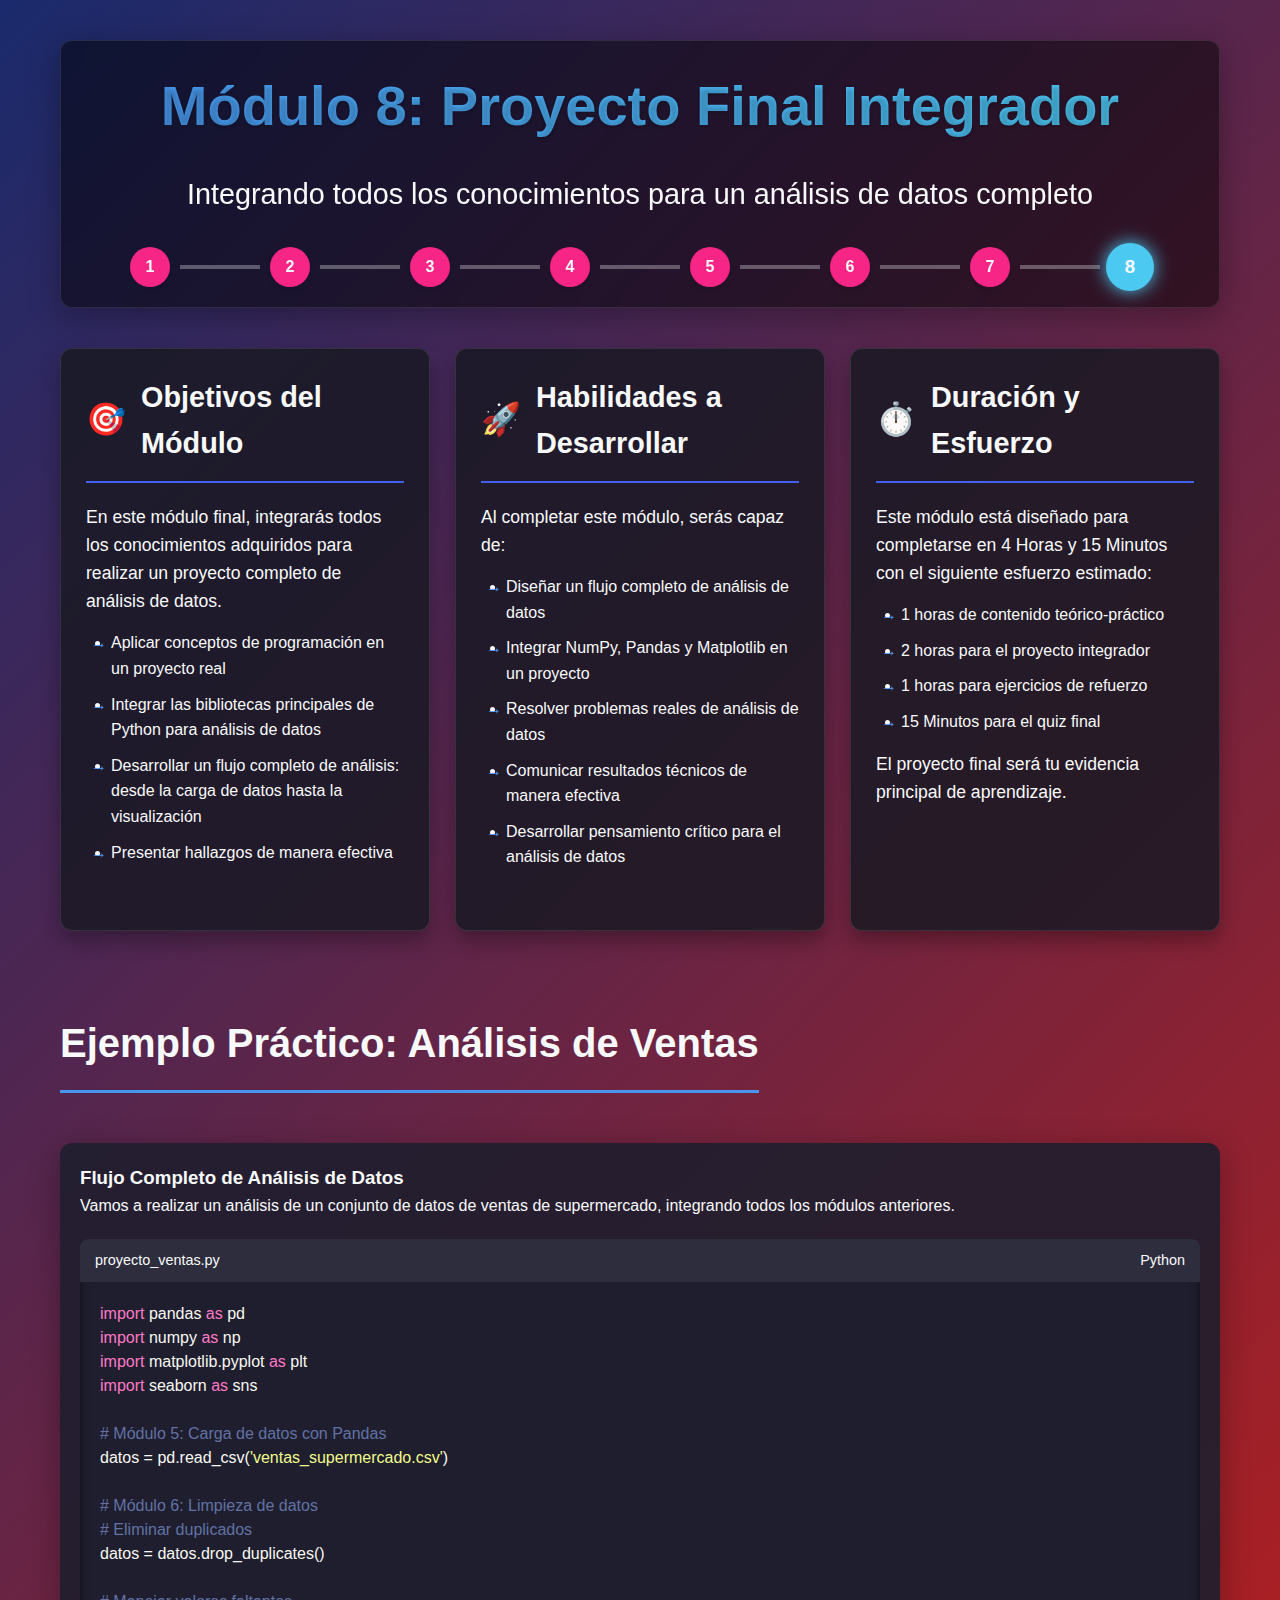
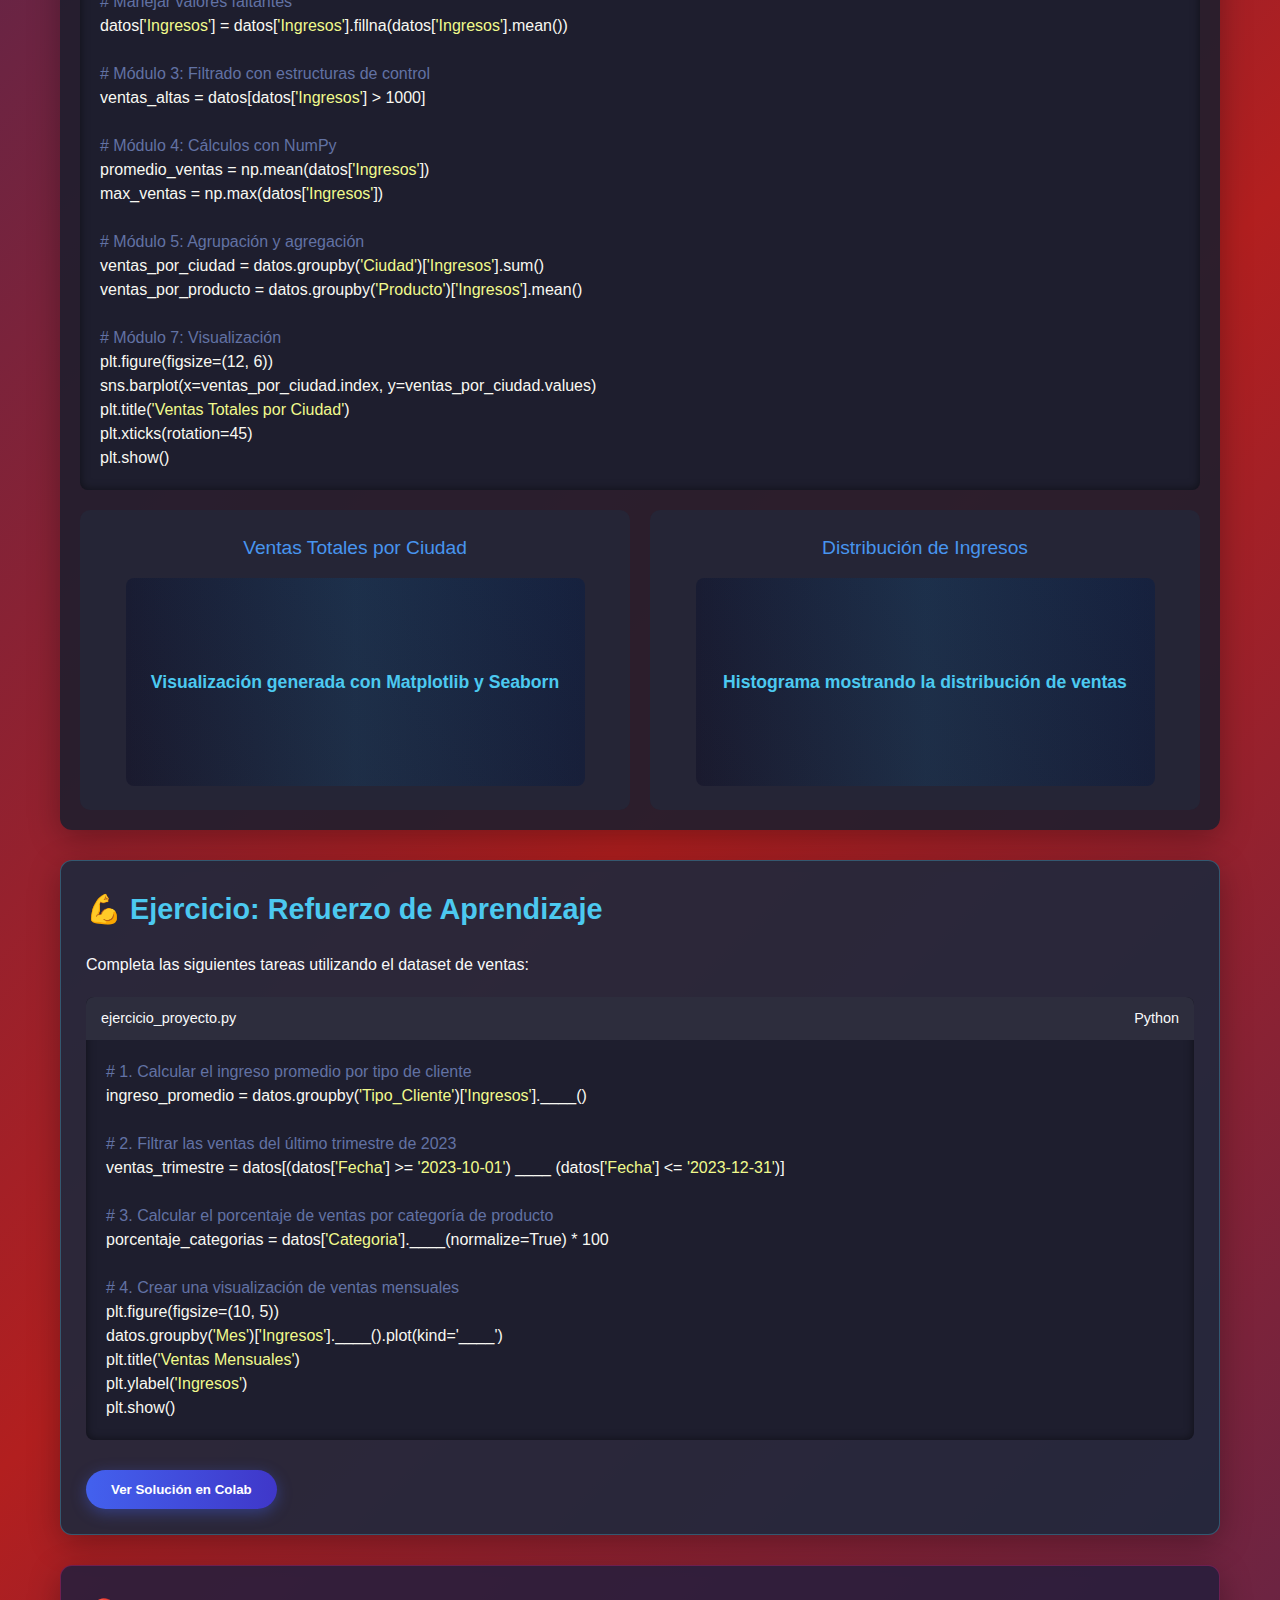
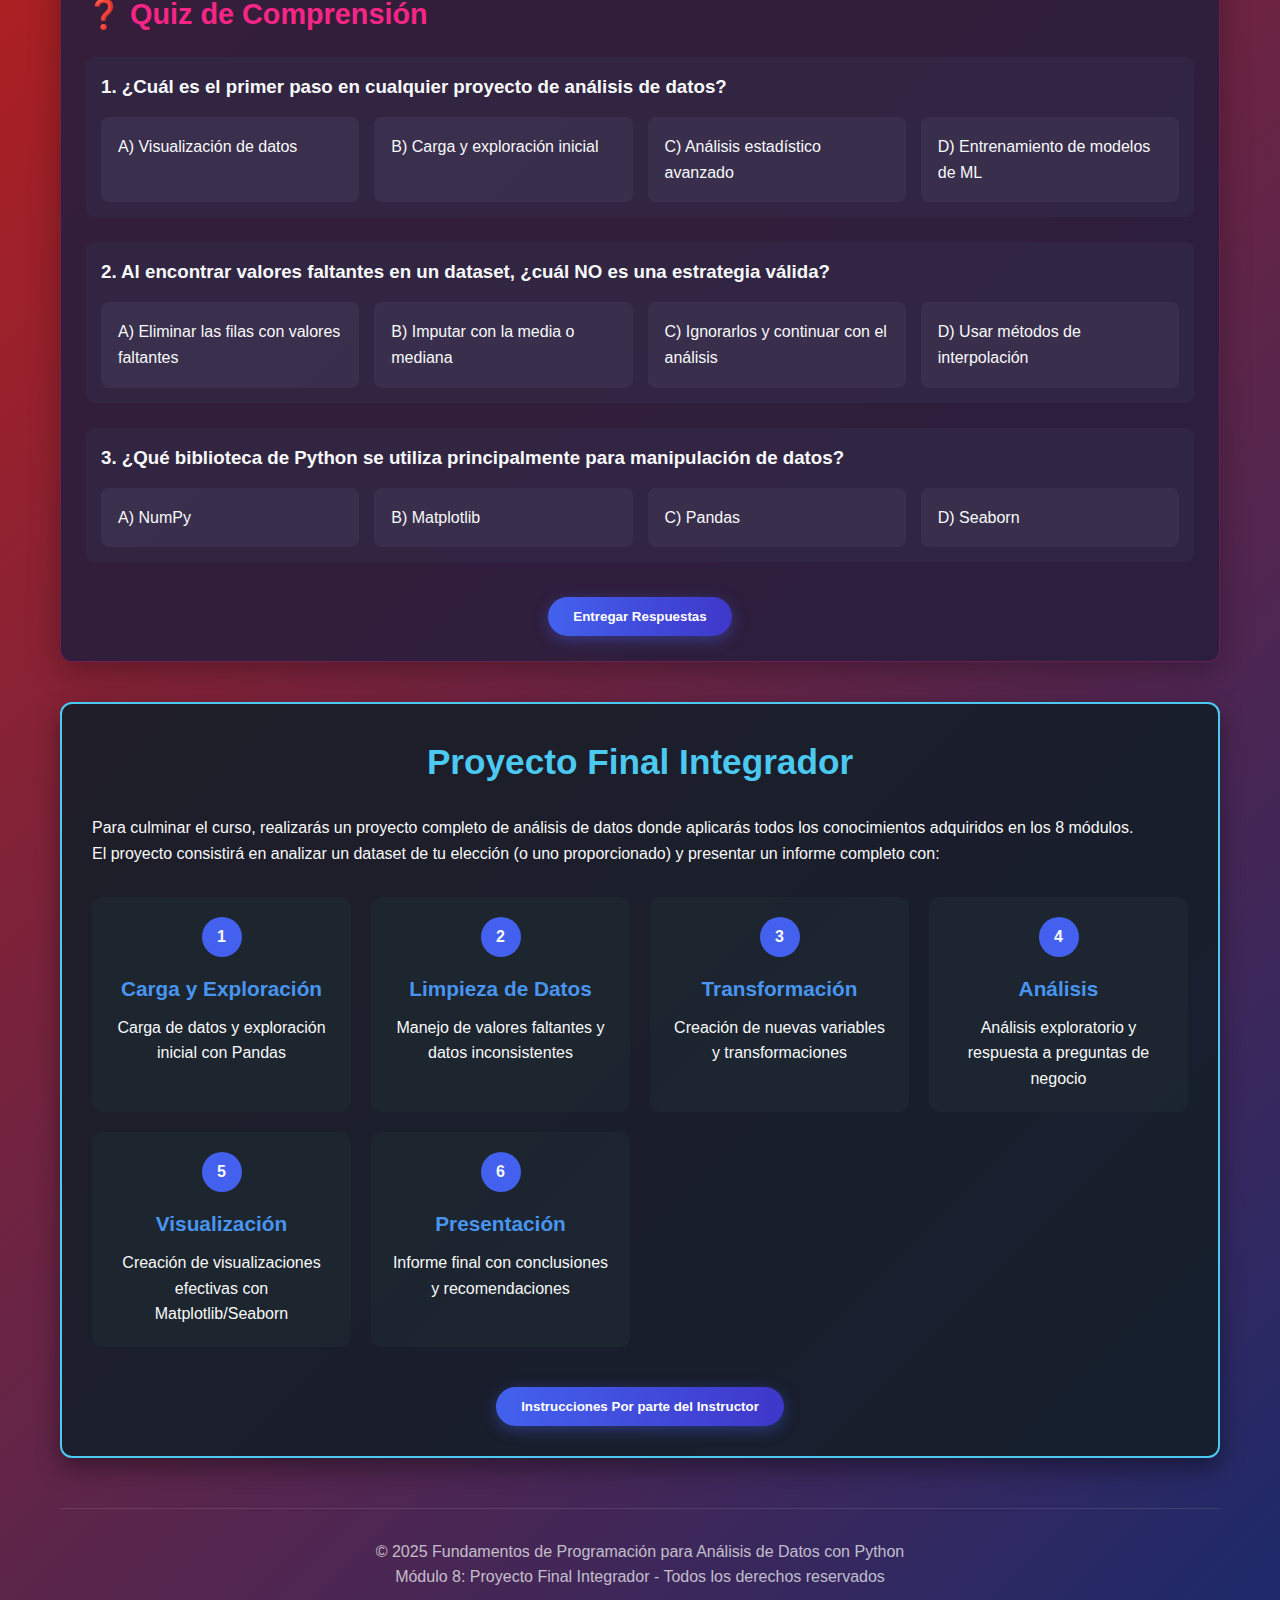
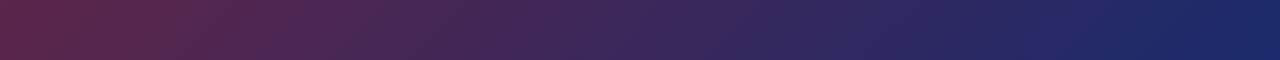
<file: Modulo_8.html>
<!DOCTYPE html>
<html lang="es">
<head>
    <meta charset="UTF-8">
    <meta name="viewport" content="width=device-width, initial-scale=1.0">
    <link rel="shortcut icon" href="img/favicon.ico" type="image/vnd.microsoft.icon" id="favicon">
    <title>Módulo 8: Proyecto Final Integrador</title>
    <link rel="stylesheet" href="css/mod8.css">
</head>
<body>
    <div class="container">
        <header>
            <h1 class="module-title">Módulo 8: Proyecto Final Integrador</h1>
            <p class="module-subtitle">Integrando todos los conocimientos para un análisis de datos completo</p>
            
            <div class="module-progress">
                <div class="progress-step completed">1</div>
                <div class="progress-connector"></div>
                <div class="progress-step completed">2</div>
                <div class="progress-connector"></div>
                <div class="progress-step completed">3</div>
                <div class="progress-connector"></div>
                <div class="progress-step completed">4</div>
                <div class="progress-connector"></div>
                <div class="progress-step completed">5</div>
                <div class="progress-connector"></div>
                <div class="progress-step completed">6</div>
                <div class="progress-connector"></div>
                <div class="progress-step completed">7</div>
                <div class="progress-connector"></div>
                <div class="progress-step active">8</div>
            </div>
        </header>
        
        <div class="card-grid">
            <div class="card">
                <div class="card-header">
                    <div class="card-icon">🎯</div>
                    <h2 class="card-title">Objetivos del Módulo</h2>
                </div>
                <div class="card-content">
                    <p>En este módulo final, integrarás todos los conocimientos adquiridos para realizar un proyecto completo de análisis de datos.</p>
                    <ul>
                        <li>Aplicar conceptos de programación en un proyecto real</li>
                        <li>Integrar las bibliotecas principales de Python para análisis de datos</li>
                        <li>Desarrollar un flujo completo de análisis: desde la carga de datos hasta la visualización</li>
                        <li>Presentar hallazgos de manera efectiva</li>
                    </ul>
                </div>
                
            </div>
            
            <div class="card">
                <div class="card-header">
                    <div class="card-icon">🚀</div>
                    <h2 class="card-title">Habilidades a Desarrollar</h2>
                </div>
                <div class="card-content">
                    <p>Al completar este módulo, serás capaz de:</p>
                    <ul>
                        <li>Diseñar un flujo completo de análisis de datos</li>
                        <li>Integrar NumPy, Pandas y Matplotlib en un proyecto</li>
                        <li>Resolver problemas reales de análisis de datos</li>
                        <li>Comunicar resultados técnicos de manera efectiva</li>
                        <li>Desarrollar pensamiento crítico para el análisis de datos</li>
                    </ul>
                </div>
                
            </div>
            
            <div class="card">
                <div class="card-header">
                    <div class="card-icon">⏱️</div>
                    <h2 class="card-title">Duración y Esfuerzo</h2>
                </div>
                <div class="card-content">
                    <p>Este módulo está diseñado para completarse en 4 Horas y 15 Minutos con el siguiente esfuerzo estimado:</p>
                    <ul>
                        <li>1 horas de contenido teórico-práctico</li>
                        <li>2 horas para el proyecto integrador</li>
                        <li>1 horas para ejercicios de refuerzo</li>
                        <li>15 Minutos para el quiz final</li>
                    </ul>
                    <p>El proyecto final será tu evidencia principal de aprendizaje.</p>
                </div>
                
            </div>
        </div>
        
        <h2 class="section-title">Ejemplo Práctico: Análisis de Ventas</h2>
        
        <div class="visualization">
            <h3>Flujo Completo de Análisis de Datos</h3>
            <p>Vamos a realizar un análisis de un conjunto de datos de ventas de supermercado, integrando todos los módulos anteriores.</p>
            
            <div class="code-container">
                <div class="code-header">
                    <span>proyecto_ventas.py</span>
                    <span>Python</span>
                </div>
                <div class="code-content">
                    <pre><span class="code-keyword">import</span> pandas <span class="code-keyword">as</span> pd
<span class="code-keyword">import</span> numpy <span class="code-keyword">as</span> np
<span class="code-keyword">import</span> matplotlib.pyplot <span class="code-keyword">as</span> plt
<span class="code-keyword">import</span> seaborn <span class="code-keyword">as</span> sns

<span class="code-comment"># Módulo 5: Carga de datos con Pandas</span>
datos = pd.read_csv(<span class="code-string">'ventas_supermercado.csv'</span>)

<span class="code-comment"># Módulo 6: Limpieza de datos</span>
<span class="code-comment"># Eliminar duplicados</span>
datos = datos.drop_duplicates()

<span class="code-comment"># Manejar valores faltantes</span>
datos[<span class="code-string">'Ingresos'</span>] = datos[<span class="code-string">'Ingresos'</span>].fillna(datos[<span class="code-string">'Ingresos'</span>].mean())

<span class="code-comment"># Módulo 3: Filtrado con estructuras de control</span>
ventas_altas = datos[datos[<span class="code-string">'Ingresos'</span>] > 1000]

<span class="code-comment"># Módulo 4: Cálculos con NumPy</span>
promedio_ventas = np.mean(datos[<span class="code-string">'Ingresos'</span>])
max_ventas = np.max(datos[<span class="code-string">'Ingresos'</span>])

<span class="code-comment"># Módulo 5: Agrupación y agregación</span>
ventas_por_ciudad = datos.groupby(<span class="code-string">'Ciudad'</span>)[<span class="code-string">'Ingresos'</span>].sum()
ventas_por_producto = datos.groupby(<span class="code-string">'Producto'</span>)[<span class="code-string">'Ingresos'</span>].mean()

<span class="code-comment"># Módulo 7: Visualización</span>
plt.figure(figsize=(12, 6))
sns.barplot(x=ventas_por_ciudad.index, y=ventas_por_ciudad.values)
plt.title(<span class="code-string">'Ventas Totales por Ciudad'</span>)
plt.xticks(rotation=45)
plt.show()</pre>
                </div>
            </div>
            
            <div class="chart-container">
                <div class="chart">
                    <div class="chart-title">Ventas Totales por Ciudad</div>
                    <div class="chart-placeholder">Visualización generada con Matplotlib y Seaborn</div>
                </div>
                
                <div class="chart">
                    <div class="chart-title">Distribución de Ingresos</div>
                    <div class="chart-placeholder">Histograma mostrando la distribución de ventas</div>
                </div>
            </div>
        </div>
        
        <div class="exercise">
            <h3 class="exercise-title">💪 Ejercicio: Refuerzo de Aprendizaje</h3>
            <p>Completa las siguientes tareas utilizando el dataset de ventas:</p>
            
            <div class="code-container">
                <div class="code-header">
                    <span>ejercicio_proyecto.py</span>
                    <span>Python</span>
                </div>
                <div class="code-content">
                    <pre><span class="code-comment"># 1. Calcular el ingreso promedio por tipo de cliente</span>
ingreso_promedio = datos.groupby(<span class="code-string">'Tipo_Cliente'</span>)[<span class="code-string">'Ingresos'</span>].____()

<span class="code-comment"># 2. Filtrar las ventas del último trimestre de 2023</span>
ventas_trimestre = datos[(datos[<span class="code-string">'Fecha'</span>] >= <span class="code-string">'2023-10-01'</span>) ____ (datos[<span class="code-string">'Fecha'</span>] <= <span class="code-string">'2023-12-31'</span>)]

<span class="code-comment"># 3. Calcular el porcentaje de ventas por categoría de producto</span>
porcentaje_categorias = datos[<span class="code-string">'Categoria'</span>].____(normalize=True) * 100

<span class="code-comment"># 4. Crear una visualización de ventas mensuales</span>
plt.figure(figsize=(10, 5))
datos.groupby(<span class="code-string">'Mes'</span>)[<span class="code-string">'Ingresos'</span>].____().plot(kind='____')
plt.title(<span class="code-string">'Ventas Mensuales'</span>)
plt.ylabel(<span class="code-string">'Ingresos'</span>)
plt.show()</pre>
                </div>
            </div>
            
            <div style="margin-top: 20px;">
                <button class="btn">Ver Solución en Colab</button>
            </div>
        </div>
        
        <div class="quiz">
            <h3 class="quiz-title">❓ Quiz de Comprensión</h3>
            
            <div class="quiz-question">
                <h3>1. ¿Cuál es el primer paso en cualquier proyecto de análisis de datos?</h3>
                <div class="quiz-options">
                    <div class="quiz-option">A) Visualización de datos</div>
                    <div class="quiz-option">B) Carga y exploración inicial</div>
                    <div class="quiz-option">C) Análisis estadístico avanzado</div>
                    <div class="quiz-option">D) Entrenamiento de modelos de ML</div>
                </div>
            </div>
            
            <div class="quiz-question">
                <h3>2. Al encontrar valores faltantes en un dataset, ¿cuál NO es una estrategia válida?</h3>
                <div class="quiz-options">
                    <div class="quiz-option">A) Eliminar las filas con valores faltantes</div>
                    <div class="quiz-option">B) Imputar con la media o mediana</div>
                    <div class="quiz-option">C) Ignorarlos y continuar con el análisis</div>
                    <div class="quiz-option">D) Usar métodos de interpolación</div>
                </div>
            </div>
            
            <div class="quiz-question">
                <h3>3. ¿Qué biblioteca de Python se utiliza principalmente para manipulación de datos?</h3>
                <div class="quiz-options">
                    <div class="quiz-option">A) NumPy</div>
                    <div class="quiz-option">B) Matplotlib</div>
                    <div class="quiz-option">C) Pandas</div>
                    <div class="quiz-option">D) Seaborn</div>
                </div>
            </div>
            
            <div style="margin-top: 20px; text-align: center;">
                <button class="btn">Entregar Respuestas</button>
            </div>
        </div>
        
        <div class="project-section">
            <h2 class="project-title">Proyecto Final Integrador</h2>
            <p>Para culminar el curso, realizarás un proyecto completo de análisis de datos donde aplicarás todos los conocimientos adquiridos en los 8 módulos.</p>
            <p>El proyecto consistirá en analizar un dataset de tu elección (o uno proporcionado) y presentar un informe completo con:</p>
            
            <div class="project-steps">
                <div class="project-step">
                    <div class="step-number">1</div>
                    <h3 class="step-title">Carga y Exploración</h3>
                    <p>Carga de datos y exploración inicial con Pandas</p>
                </div>
                
                <div class="project-step">
                    <div class="step-number">2</div>
                    <h3 class="step-title">Limpieza de Datos</h3>
                    <p>Manejo de valores faltantes y datos inconsistentes</p>
                </div>
                
                <div class="project-step">
                    <div class="step-number">3</div>
                    <h3 class="step-title">Transformación</h3>
                    <p>Creación de nuevas variables y transformaciones</p>
                </div>
                
                <div class="project-step">
                    <div class="step-number">4</div>
                    <h3 class="step-title">Análisis</h3>
                    <p>Análisis exploratorio y respuesta a preguntas de negocio</p>
                </div>
                
                <div class="project-step">
                    <div class="step-number">5</div>
                    <h3 class="step-title">Visualización</h3>
                    <p>Creación de visualizaciones efectivas con Matplotlib/Seaborn</p>
                </div>
                
                <div class="project-step">
                    <div class="step-number">6</div>
                    <h3 class="step-title">Presentación</h3>
                    <p>Informe final con conclusiones y recomendaciones</p>
                </div>
            </div>
            
            <div style="text-align: center; margin-top: 30px;">
                <button class="btn">Instrucciones Por parte del Instructor</button>
            </div>
        </div>
        
        <footer>
            <p>© 2025 Fundamentos de Programación para Análisis de Datos con Python</p>
            <p>Módulo 8: Proyecto Final Integrador - Todos los derechos reservados</p>
        </footer>
    </div>

    <script>
        // Simulación de selección de opciones en el quiz
        document.querySelectorAll('.quiz-option').forEach(option => {
            option.addEventListener('click', function() {
                // Remover selección previa en la misma pregunta
                this.parentElement.querySelectorAll('.quiz-option').forEach(opt => {
                    opt.classList.remove('selected');
                });
                
                // Seleccionar la opción actual
                this.classList.add('selected');
            });
        });
        
        // Simulación de progreso
        const connectors = document.querySelectorAll('.progress-connector');
        let delay = 500;
        
        connectors.forEach(connector => {
            setTimeout(() => {
                connector.style.width = '80px';
                connector.querySelector('::after').style.width = '100%';
            }, delay);
            delay += 500;
        });
    </script>
</body>
</html>
</file>
<file: css/home.css>
:root {
    --primary: #4361ee;
    --secondary: #3f37c9;
    --accent: #4895ef;
    --light: #f8f9fa;
    --dark: #212529;
    --success: #4cc9f0;
    --python-yellow: #ffde57;
    --python-blue: #4584b6;
}

body {
    font-family: 'Segoe UI', Tahoma, Geneva, Verdana, sans-serif;
    background: linear-gradient(135deg, #f5f7fa 0%, #e4edf5 100%);
    color: #333;
    min-height: 100vh;
    padding-bottom: 3rem;
}

.header {
    background: linear-gradient(120deg, var(--secondary), var(--accent));
    color: white;
    padding: 3rem 0;
    margin-bottom: 2rem;
    border-bottom: 5px solid var(--python-yellow);
    box-shadow: 0 4px 12px rgba(0,0,0,0.1);
}

.logo-container {
    display: flex;
    align-items: center;
    justify-content: center;
    margin-bottom: 1.5rem;
}

.python-logo {
    width: 100px;
    height: 100px;
    background: linear-gradient(135deg, #414dd2 50%, #4149d0 50%);
    border-radius: 7%;
    display: flex;
    align-items: center;
    justify-content: center;
    margin-right: 20px;
    box-shadow: 0 4px 8px rgba(255, 255, 255, 0.4);
}

.python-logo2 {
    width: 14%;
    height: 80px;
    background: linear-gradient(135deg, #ffce00 50%, #ffde57 50%);
    /*border-radius: 50;*/
    display: flex;
    align-items: center;
    justify-content: center;
    margin-right: 20px;
    box-shadow: 0 4px 10px rgba(255, 255, 255, 0.5);
}

.python-logo i {
    font-size: 2.5rem;
    color: #ffde57;
}

.module-card {
    background: white;
    border-radius: 15px;
    overflow: hidden;
    transition: all 0.3s ease;
    box-shadow: 0 6px 15px rgba(0,0,0,0.08);
    height: 100%;
    border: none;
    position: relative;
}

.module-card:hover {
    transform: translateY(-10px);
    box-shadow: 0 12px 20px rgba(0,0,0,0.15);
}

.module-header {
    background: linear-gradient(120deg, var(--primary), var(--accent));
    color: white;
    text-align: justify;
    padding: 2rem;
    position: relative;
}

.module-number {
    position: absolute;
    top: -7px;
    left: 20px;
    background: var(--python-yellow);
    color: var(--dark);
    width: 40px;
    height: 40px;
    border-radius: 50%;
    display: flex;
    align-items: center;
    justify-content: center;
    font-weight: bold;
    font-size: 1.2rem;
    box-shadow: 0 4px 6px rgba(0,0,0,0.1);
}

.module-body {
  text-align: justify;
    padding: 1.5rem;
}

.module-body ul {
    padding-left: 1.5rem;
}

.module-body ul li {
    margin-bottom: 0.5rem;
    position: relative;
}

.module-body ul li:before {
    content: "•";
    color: var(--accent);
    font-weight: bold;
    display: inline-block;
    width: 1em;
    margin-left: -1em;
}

.progress-container {
    background: white;
    border-radius: 15px;
    padding: 1.5rem;
    box-shadow: 0 6px 15px rgba(0,0,0,0.08);
    margin-bottom: 2rem;
}

.progress {
    height: 25px;
    border-radius: 12px;
    margin-bottom: 1rem;
    background-color: #e9ecef;
    overflow: visible;
}

.progress-bar {
    background: linear-gradient(90deg, var(--accent), var(--success));
    border-radius: 12px;
    position: relative;
    transition: width 0.8s ease;
}

.progress-bar:after {
    content: "";
    position: absolute;
    right: -10px;
    top: -5px;
    width: 35px;
    height: 35px;
    background: var(--python-yellow);
    border-radius: 50%;
    box-shadow: 0 0 10px rgba(0,0,0,0.2);
}

.timeline {
    position: relative;
    padding: 2rem 0;
}

.timeline:before {
    content: "";
    position: absolute;
    top: 0;
    bottom: 0;
    left: 50%;
    width: 4px;
    background: linear-gradient(to bottom, var(--accent), var(--success));
    transform: translateX(-50%);
}

.timeline-item {
    display: flex;
    margin-bottom: 2rem;
    position: relative;
}

.timeline-content {
    background: white;
    border-radius: 15px;
    padding: 1.5rem;
    box-shadow: 0 6px 15px rgba(0,0,0,0.08);
    width: calc(50% - 30px);
    position: relative;
}

.timeline-content:before {
    content: "";
    position: absolute;
    top: 20px;
    width: 20px;
    height: 20px;
    background: var(--accent);
    border: 4px solid white;
    border-radius: 50%;
}

.timeline-left .timeline-content {
    margin-right: auto;
}

.timeline-left .timeline-content:before {
    right: -40px;
}

.timeline-right .timeline-content {
    margin-left: auto;
}

.timeline-right .timeline-content:before {
    left: -40px;
}

.week-tag {
    background: var(--accent);
    color: white;
    padding: 0.3rem 1rem;
    border-radius: 20px;
    font-size: 0.9rem;
    font-weight: bold;
    display: inline-block;
    margin-bottom: 1rem;
}

.features {
    display: flex;
    flex-wrap: wrap;
    justify-content: center;
    gap: 1.5rem;
    margin: 2rem 0;
}

.feature-card {
    background: white;
    border-radius: 15px;
    padding: 1.5rem;
    text-align: center;
    flex: 1;
    min-width: 200px;
    box-shadow: 0 6px 15px rgba(0,0,0,0.08);
    transition: all 0.3s ease;
}

.feature-card:hover {
    transform: translateY(-5px);
    box-shadow: 0 10px 20px rgba(0,0,0,0.12);
}

.feature-icon {
    font-size: 2.5rem;
    color: var(--accent);
    margin-bottom: 1rem;
}

.btn-python {
    background: linear-gradient(120deg, var(--python-yellow), var(--python-blue));
    border: none;
    color: white;
    font-weight: bold;
    padding: 0.7rem 1.5rem;
    border-radius: 50px;
    transition: all 0.3s ease;
    box-shadow: 0 4px 10px rgba(0,0,0,0.1);
}

.btn-python:hover {
    transform: translateY(-3px);
    box-shadow: 0 7px 15px rgba(0,0,0,0.15);
}

.code-block {
    background: #2d3748;
    color: #e2e8f0;
    border-radius: 10px;
    padding: 1.5rem;
    font-family: 'Courier New', monospace;
    font-size: 1rem;
    margin: 1.5rem 0;
    overflow-x: auto;
}

.code-keyword {
    color: #ff79c6;
}

.code-function {
    color: #50fa7b;
}

.code-string {
    color: #f1fa8c;
}

.code-comment {
    color: #6272a4;
}

.exercise {
    background: #e3f2fd;
    border-left: 4px solid var(--accent);
    border-radius: 0 8px 8px 0;
    padding: 1.5rem;
    margin: 1.5rem 0;
}

.exercise-title {
    display: flex;
    align-items: center;
    color: var(--secondary);
    margin-bottom: 1rem;
}

.exercise-title i {
    margin-right: 10px;
}

@media (max-width: 768px) {
    .timeline:before {
        left: 20px;
    }
    
    .timeline-content {
        width: calc(100% - 60px);
        margin-left: 50px !important;
    }
    
    .timeline-content:before {
        left: -40px !important;
        right: auto !important;
    }
}
</file>
<file: css/bien.css>
* {
    margin: 0;
    padding: 0;
    box-sizing: border-box;
}

body {
    font-family: 'Segoe UI', Tahoma, Geneva, Verdana, sans-serif;
    background: linear-gradient(135deg, #667eea 0%, #764ba2 100%);
    color: white;
    overflow-x: hidden;
    line-height: 1.6;
}

.container {
    max-width: 1200px;
    margin: 0 auto;
    padding: 20px;
}

.welcome-header {
    text-align: center;
    padding: 40px 0;
    animation: fadeInDown 1s ease-out;
}

.welcome-header h1 {
    font-size: 3.5rem;
    margin-bottom: 20px;
    background: linear-gradient(45deg, #FFD700, #FFA500);
    -webkit-background-clip: text;
    -webkit-text-fill-color: transparent;
    background-clip: text;
    text-shadow: 2px 2px 4px rgba(0,0,0,0.3);
}

.subtitle {
    font-size: 1.8rem;
    margin-bottom: 30px;
    opacity: 0.9;
}

.python-logo {
    width: 80px;
    height: 80px;
    margin: 20px auto;
    background: linear-gradient(45deg, #3776ab, #ffd43b);
    border-radius: 50%;
    display: flex;
    align-items: center;
    justify-content: center;
    font-size: 2rem;
    font-weight: bold;
    color: white;
    animation: bounce 2s infinite;
}

.motivation-section {
    display: grid;
    grid-template-columns: repeat(auto-fit, minmax(300px, 1fr));
    gap: 30px;
    margin: 60px 0;
}

.motivation-card {
    background: rgba(255, 255, 255, 0.1);
    backdrop-filter: blur(10px);
    border-radius: 20px;
    padding: 30px;
    text-align: center;
    transition: transform 0.3s ease, box-shadow 0.3s ease;
    cursor: pointer;
    border: 1px solid rgba(255, 255, 255, 0.2);
}

.motivation-card:hover {
    transform: translateY(-10px);
    box-shadow: 0 20px 40px rgba(0, 0, 0, 0.3);
}

.card-icon {
    font-size: 3rem;
    margin-bottom: 20px;
    display: block;
}

.card-title {
    font-size: 1.5rem;
    margin-bottom: 15px;
    color: #FFD700;
}

.card-description {
    font-size: 1.1rem;
    opacity: 0.9;
}

.modules-preview {
    background: rgba(255, 255, 255, 0.1);
    backdrop-filter: blur(10px);
    border-radius: 20px;
    padding: 40px;
    margin: 40px 0;
    text-align: center;
}

.modules-title {
    font-size: 2.5rem;
    margin-bottom: 30px;
    color: #FFD700;
}

.modules-grid {
    display: grid;
    grid-template-columns: repeat(auto-fit, minmax(250px, 1fr));
    gap: 20px;
    margin-top: 30px;
}

.module-item {
    background: rgba(255, 255, 255, 0.1);
    border-radius: 15px;
    padding: 20px;
    transition: all 0.3s ease;
    cursor: pointer;
    border-left: 4px solid #FFD700;
}

.module-item:hover {
    background: rgba(255, 255, 255, 0.2);
    transform: scale(1.05);
}

.module-number {
    font-size: 1.2rem;
    font-weight: bold;
    color: #FFD700;
    margin-bottom: 10px;
}

.module-title {
    font-size: 1.1rem;
    margin-bottom: 5px;
}

.cta-section {
    text-align: center;
    padding: 60px 0;
}

.cta-button {
    background: linear-gradient(45deg, #FFD700, #FFA500);
    color: #333;
    padding: 20px 40px;
    font-size: 1.3rem;
    font-weight: bold;
    border: none;
    border-radius: 50px;
    cursor: pointer;
    transition: all 0.3s ease;
    text-decoration: none;
    display: inline-block;
    margin: 20px;
    box-shadow: 0 10px 30px rgba(255, 215, 0, 0.4);
}

.cta-button:hover {
    transform: translateY(-5px);
    box-shadow: 0 15px 40px rgba(255, 215, 0, 0.6);
}

.floating-elements {
    position: fixed;
    top: 0;
    left: 0;
    width: 100%;
    height: 100%;
    pointer-events: none;
    z-index: -1;
}

.floating-element {
    position: absolute;
    opacity: 0.1;
    animation: float 6s ease-in-out infinite;
}

.floating-element:nth-child(1) { top: 10%; left: 10%; animation-delay: 0s; }
.floating-element:nth-child(2) { top: 20%; right: 10%; animation-delay: 2s; }
.floating-element:nth-child(3) { bottom: 10%; left: 20%; animation-delay: 4s; }
.floating-element:nth-child(4) { bottom: 20%; right: 20%; animation-delay: 1s; }

.progress-bar {
    width: 100%;
    height: 6px;
    background: rgba(255, 255, 255, 0.2);
    border-radius: 3px;
    margin: 20px 0;
    overflow: hidden;
}

.progress-fill {
    height: 100%;
    background: linear-gradient(90deg, #FFD700, #FFA500);
    border-radius: 3px;
    animation: progress 3s ease-out;
}

@keyframes fadeInDown {
    from {
        opacity: 0;
        transform: translateY(-50px);
    }
    to {
        opacity: 1;
        transform: translateY(0);
    }
}

@keyframes bounce {
    0%, 20%, 50%, 80%, 100% {
        transform: translateY(0);
    }
    40% {
        transform: translateY(-20px);
    }
    60% {
        transform: translateY(-10px);
    }
}

@keyframes float {
    0%, 100% {
        transform: translateY(0px) rotate(0deg);
    }
    50% {
        transform: translateY(-20px) rotate(180deg);
    }
}

@keyframes progress {
    from {
        width: 0%;
    }
    to {
        width: 100%;
    }
}

.stats-section {
    display: flex;
    justify-content: space-around;
    margin: 40px 0;
    flex-wrap: wrap;
}

.stat-item {
    text-align: center;
    margin: 20px;
}

.stat-number {
    font-size: 3rem;
    font-weight: bold;
    color: #FFD700;
    display: block;
}

.stat-label {
    font-size: 1.2rem;
    opacity: 0.9;
}

@media (max-width: 768px) {
    .welcome-header h1 {
        font-size: 2.5rem;
    }
    
    .subtitle {
        font-size: 1.4rem;
    }
    
    .modules-title {
        font-size: 2rem;
    }
    
    .motivation-section {
        grid-template-columns: 1fr;
    }
}
</file>
<file: css/mod1.css>
:root {
    --primary: #4361ee;
    --secondary: #3f37c9;
    --accent: #4895ef;
    --light: #f8f9fa;
    --dark: #212529;
    --success: #4cc9f0;
    --python-yellow: #ffde57;
    --python-blue: #4584b6;
}

body {
    font-family: 'Segoe UI', Tahoma, Geneva, Verdana, sans-serif;
    background: linear-gradient(135deg, #f5f7fa 0%, #e4edf5 100%);
    color: #333;
    min-height: 100vh;
    padding-bottom: 3rem;
}

.module-header {
    background: linear-gradient(120deg, var(--secondary), var(--accent));
    color: white;
    padding: 5rem 0 3rem;
    margin-bottom: 2rem;
    border-bottom: 5px solid var(--python-yellow);
    box-shadow: 0 4px 12px rgba(0,0,0,0.1);
    position: relative;
}

.module-header-content {
    max-width: 800px;
    margin: 0 auto;
}

.module-progress {
    display: flex;
    justify-content: space-between;
    align-items: center;
    background: white;
    border-radius: 15px;
    padding: 1.5rem;
    box-shadow: 0 6px 15px rgba(0,0,0,0.08);
    margin-bottom: 2rem;
    position: relative;
    top: -30px;
    max-width: 800px;
    margin: -30px auto 2rem;
}

.progress {
    height: 25px;
    border-radius: 12px;
    background-color: #e9ecef;
    overflow: visible;
    flex: 1;
    margin-right: 1rem;
}

.progress-bar {
    background: linear-gradient(90deg, var(--accent), var(--success));
    border-radius: 12px;
    position: relative;
    transition: width 0.8s ease;
}

.module-nav {
    background: white;
    border-radius: 15px;
    padding: 1.5rem;
    box-shadow: 0 6px 15px rgba(0,0,0,0.08);
    margin-bottom: 2rem;
}

.nav-item {
    margin: 0.5rem 0;
}

.nav-link {
    color: var(--dark);
    font-weight: 500;
    border-radius: 8px;
    padding: 0.75rem 1.25rem;
    transition: all 0.3s;
}

.nav-link:hover, .nav-link.active {
    background: linear-gradient(120deg, var(--primary), var(--accent));
    color: white;
}

.content-section {
    background: white;
    border-radius: 15px;
    padding: 2rem;
    box-shadow: 0 6px 15px rgba(0,0,0,0.08);
    margin-bottom: 2rem;
    animation: fadeIn 0.5s ease;
}

@keyframes fadeIn {
    from { opacity: 0; transform: translateY(20px); }
    to { opacity: 1; transform: translateY(0); }
}

.section-title {
    display: flex;
    align-items: center;
    margin-bottom: 1.5rem;
    padding-bottom: 0.75rem;
    border-bottom: 3px solid var(--accent);
}

.section-icon {
    background: var(--accent);
    color: white;
    width: 40px;
    height: 40px;
    border-radius: 50%;
    display: flex;
    align-items: center;
    justify-content: center;
    margin-right: 15px;
}

.code-block {
    background: #2d3748;
    color: #e2e8f0;
    border-radius: 10px;
    padding: 1.5rem;
    font-family: 'Courier New', monospace;
    font-size: 1rem;
    margin: 1.5rem 0;
    overflow-x: auto;
}

.code-keyword {
    color: #ff79c6;
}

.code-function {
    color: #50fa7b;
}

.code-string {
    color: #f1fa8c;
}

.code-comment {
    color: #6272a4;
}

.exercise {
    background: #e3f2fd;
    border-left: 4px solid var(--accent);
    border-radius: 0 8px 8px 0;
    padding: 1.5rem;
    margin: 1.5rem 0;
}

.exercise-title {
    display: flex;
    align-items: center;
    color: var(--secondary);
    margin-bottom: 1rem;
}

.exercise-title i {
    margin-right: 10px;
}

.quiz-option {
    background: white;
    border: 2px solid #dee2e6;
    border-radius: 8px;
    padding: 1rem;
    margin: 0.75rem 0;
    cursor: pointer;
    transition: all 0.3s;
}

.quiz-option:hover {
    border-color: var(--accent);
    background: #f0f7ff;
}

.quiz-option.correct {
    border-color: #28a745;
    background: #d4edda;
}

.quiz-option.incorrect {
    border-color: #dc3545;
    background: #f8d7da;
}

.btn-python {
    background: linear-gradient(120deg, var(--python-yellow), var(--python-blue));
    border: none;
    color: white;
    font-weight: bold;
    padding: 0.7rem 1.5rem;
    border-radius: 50px;
    transition: all 0.3s ease;
    box-shadow: 0 4px 10px rgba(0,0,0,0.1);
}

.btn-python:hover {
    transform: translateY(-3px);
    box-shadow: 0 7px 15px rgba(0,0,0,0.15);
}

.btn-module-nav {
    background: var(--light);
    border: 2px solid var(--accent);
    color: var(--accent);
    font-weight: bold;
    padding: 0.7rem 1.5rem;
    border-radius: 50px;
    transition: all 0.3s ease;
}

.btn-module-nav:hover {
    background: var(--accent);
    color: white;
}

.badge-module {
    background: var(--accent);
    color: white;
    padding: 0.4rem 0.8rem;
    border-radius: 20px;
    font-size: 0.9rem;
    font-weight: bold;
}

.integration-exercise {
    background: linear-gradient(135deg, #f0f7ff 0%, #e3f2fd 100%);
    border-left: 4px solid var(--success);
    border-radius: 0 8px 8px 0;
    padding: 1.5rem;
    margin: 1.5rem 0;
}

.step-circle {
    width: 30px;
    height: 30px;
    background: var(--success);
    color: white;
    border-radius: 50%;
    display: flex;
    align-items: center;
    justify-content: center;
    margin-right: 15px;
    flex-shrink: 0;
}

.step-content {
    flex: 1;
}

.step {
    display: flex;
    align-items: flex-start;
    margin-bottom: 1.5rem;
}

.screenshot {
    border-radius: 10px;
    overflow: hidden;
    box-shadow: 0 6px 15px rgba(0,0,0,0.1);
    margin: 1.5rem 0;
    border: 1px solid #dee2e6;
}

.screenshot img {
    width: 100%;
    display: block;
}

.screenshot-caption {
    text-align: center;
    font-size: 0.9rem;
    color: #6c757d;
    margin-top: 0.5rem;
}

.tip-box {
    background: #fff8e1;
    border-left: 4px solid #ffc107;
    border-radius: 0 8px 8px 0;
    padding: 1rem;
    margin: 1.5rem 0;
}

.tip-box i {
    color: #ffc107;
    margin-right: 10px;
}

.content-container {
    max-width: 900px;
    margin: 0 auto;
}
</file>
<file: css/mod2.css>
:root {
    --primary: #4361ee;
    --secondary: #3f37c9;
    --accent: #4895ef;
    --light: #f8f9fa;
    --dark: #212529;
    --success: #4cc9f0;
    --python-yellow: #ffde57;
    --python-blue: #4584b6;
}

body {
    font-family: 'Segoe UI', Tahoma, Geneva, Verdana, sans-serif;
    background: linear-gradient(135deg, #f5f7fa 0%, #e4edf5 100%);
    color: #333;
    min-height: 100vh;
    padding-bottom: 3rem;
}

.module-header {
    background: linear-gradient(120deg, var(--secondary), var(--accent));
    color: white;
    padding: 5rem 0 3rem;
    margin-bottom: 2rem;
    border-bottom: 5px solid var(--python-yellow);
    box-shadow: 0 4px 12px rgba(0,0,0,0.1);
    position: relative;
}

.module-header-content {
    max-width: 800px;
    margin: 0 auto;
}

.module-progress {
    display: flex;
    justify-content: space-between;
    align-items: center;
    background: white;
    border-radius: 15px;
    padding: 1.5rem;
    box-shadow: 0 6px 15px rgba(0,0,0,0.08);
    margin-bottom: 2rem;
    position: relative;
    top: -30px;
    max-width: 800px;
    margin: -30px auto 2rem;
}

.progress {
    height: 25px;
    border-radius: 12px;
    background-color: #e9ecef;
    overflow: visible;
    flex: 1;
    margin-right: 1rem;
}

.progress-bar {
    background: linear-gradient(90deg, var(--accent), var(--success));
    border-radius: 12px;
    position: relative;
    transition: width 0.8s ease;
}

.module-nav {
    background: white;
    border-radius: 15px;
    padding: 1.5rem;
    box-shadow: 0 6px 15px rgba(0,0,0,0.08);
    margin-bottom: 2rem;
}

.nav-item {
    margin: 0.5rem 0;
}

.nav-link {
    color: var(--dark);
    font-weight: 500;
    border-radius: 8px;
    padding: 0.75rem 1.25rem;
    transition: all 0.3s;
}

.nav-link:hover, .nav-link.active {
    background: linear-gradient(120deg, var(--primary), var(--accent));
    color: white;
}

.content-section {
    background: white;
    border-radius: 15px;
    padding: 2rem;
    box-shadow: 0 6px 15px rgba(0,0,0,0.08);
    margin-bottom: 2rem;
    animation: fadeIn 0.5s ease;
}

@keyframes fadeIn {
    from { opacity: 0; transform: translateY(20px); }
    to { opacity: 1; transform: translateY(0); }
}

.section-title {
    display: flex;
    align-items: center;
    margin-bottom: 1.5rem;
    padding-bottom: 0.75rem;
    border-bottom: 3px solid var(--accent);
}

.section-icon {
    background: var(--accent);
    color: white;
    width: 40px;
    height: 40px;
    border-radius: 50%;
    display: flex;
    align-items: center;
    justify-content: center;
    margin-right: 15px;
}

.code-block {
    background: #2d3748;
    color: #e2e8f0;
    border-radius: 10px;
    padding: 1.5rem;
    font-family: 'Courier New', monospace;
    font-size: 1rem;
    margin: 1.5rem 0;
    overflow-x: auto;
}

.code-keyword {
    color: #ff79c6;
}

.code-function {
    color: #50fa7b;
}

.code-string {
    color: #f1fa8c;
}

.code-comment {
    color: #6272a4;
}

.code-type {
    color: #8be9fd;
}

.exercise {
    background: #e3f2fd;
    border-left: 4px solid var(--accent);
    border-radius: 0 8px 8px 0;
    padding: 1.5rem;
    margin: 1.5rem 0;
}

.exercise-title {
    display: flex;
    align-items: center;
    color: var(--secondary);
    margin-bottom: 1rem;
}

.exercise-title i {
    margin-right: 10px;
}

.quiz-option {
    background: white;
    border: 2px solid #dee2e6;
    border-radius: 8px;
    padding: 1rem;
    margin: 0.75rem 0;
    cursor: pointer;
    transition: all 0.3s;
}

.quiz-option:hover {
    border-color: var(--accent);
    background: #f0f7ff;
}

.quiz-option.correct {
    border-color: #28a745;
    background: #d4edda;
}

.quiz-option.incorrect {
    border-color: #dc3545;
    background: #f8d7da;
}

.btn-python {
    background: linear-gradient(120deg, var(--python-yellow), var(--python-blue));
    border: none;
    color: white;
    font-weight: bold;
    padding: 0.7rem 1.5rem;
    border-radius: 50px;
    transition: all 0.3s ease;
    box-shadow: 0 4px 10px rgba(0,0,0,0.1);
}

.btn-python:hover {
    transform: translateY(-3px);
    box-shadow: 0 7px 15px rgba(0,0,0,0.15);
}

.btn-module-nav {
    background: var(--light);
    border: 2px solid var(--accent);
    color: var(--accent);
    font-weight: bold;
    padding: 0.7rem 1.5rem;
    border-radius: 50px;
    transition: all 0.3s ease;
}

.btn-module-nav:hover {
    background: var(--accent);
    color: white;
}

.badge-module {
    background: var(--accent);
    color: white;
    padding: 0.4rem 0.8rem;
    border-radius: 20px;
    font-size: 0.9rem;
    font-weight: bold;
}

.integration-exercise {
    background: linear-gradient(135deg, #f0f7ff 0%, #e3f2fd 100%);
    border-left: 4px solid var(--success);
    border-radius: 0 8px 8px 0;
    padding: 1.5rem;
    margin: 1.5rem 0;
}

.step-circle {
    width: 30px;
    height: 30px;
    background: var(--success);
    color: white;
    border-radius: 50%;
    display: flex;
    align-items: center;
    justify-content: center;
    margin-right: 15px;
    flex-shrink: 0;
}

.step-content {
    flex: 1;
}

.step {
    display: flex;
    align-items: flex-start;
    margin-bottom: 1.5rem;
}

.screenshot {
    border-radius: 10px;
    overflow: hidden;
    box-shadow: 0 6px 15px rgba(0,0,0,0.1);
    margin: 1.5rem 0;
    border: 1px solid #dee2e6;
}

.screenshot img {
    width: 100%;
    display: block;
}

.screenshot-caption {
    text-align: center;
    font-size: 0.9rem;
    color: #6c757d;
    margin-top: 0.5rem;
}

.tip-box {
    background: #fff8e1;
    border-left: 4px solid #ffc107;
    border-radius: 0 8px 8px 0;
    padding: 1rem;
    margin: 1.5rem 0;
}

.tip-box i {
    color: #ffc107;
    margin-right: 10px;
}

.content-container {
    max-width: 900px;
    margin: 0 auto;
}

.data-type-card {
    background: white;
    border-radius: 10px;
    padding: 1.5rem;
    box-shadow: 0 4px 8px rgba(0,0,0,0.05);
    margin-bottom: 1.5rem;
    border-top: 4px solid var(--accent);
    transition: transform 0.3s;
}

.data-type-card:hover {
    transform: translateY(-5px);
    box-shadow: 0 8px 15px rgba(0,0,0,0.1);
}

.data-type-icon {
    font-size: 2rem;
    color: var(--accent);
    margin-bottom: 1rem;
}

.data-type-title {
    font-weight: bold;
    margin-bottom: 0.5rem;
    color: var(--secondary);
}

.type-table {
    width: 100%;
    border-collapse: collapse;
    margin: 1.5rem 0;
}

.type-table th, .type-table td {
    border: 1px solid #dee2e6;
    padding: 0.75rem;
    text-align: left;
}

.type-table th {
    background-color: var(--accent);
    color: white;
}

.type-table tr:nth-child(even) {
    background-color: #f8f9fa;
}
</file>
<file: css/mod3.css>
:root {
    --primary: #4361ee;
    --secondary: #3f37c9;
    --accent: #4895ef;
    --light: #f8f9fa;
    --dark: #212529;
    --success: #4cc9f0;
    --python-yellow: #ffde57;
    --python-blue: #4584b6;
}

body {
    font-family: 'Segoe UI', Tahoma, Geneva, Verdana, sans-serif;
    background: linear-gradient(135deg, #f5f7fa 0%, #e4edf5 100%);
    color: #333;
    min-height: 100vh;
    padding-bottom: 3rem;
}

.module-header {
    background: linear-gradient(120deg, var(--secondary), var(--accent));
    color: white;
    padding: 5rem 0 3rem;
    margin-bottom: 2rem;
    border-bottom: 5px solid var(--python-yellow);
    box-shadow: 0 4px 12px rgba(0,0,0,0.1);
    position: relative;
}

.module-header-content {
    max-width: 800px;
    margin: 0 auto;
}

.module-progress {
    display: flex;
    justify-content: space-between;
    align-items: center;
    background: white;
    border-radius: 15px;
    padding: 1.5rem;
    box-shadow: 0 6px 15px rgba(0,0,0,0.08);
    margin-bottom: 2rem;
    position: relative;
    top: -30px;
    max-width: 800px;
    margin: -30px auto 2rem;
}

.progress {
    height: 25px;
    border-radius: 12px;
    background-color: #e9ecef;
    overflow: visible;
    flex: 1;
    margin-right: 1rem;
}

.progress-bar {
    background: linear-gradient(90deg, var(--accent), var(--success));
    border-radius: 12px;
    position: relative;
    transition: width 0.8s ease;
}

.module-nav {
    background: white;
    border-radius: 15px;
    padding: 1.5rem;
    box-shadow: 0 6px 15px rgba(0,0,0,0.08);
    margin-bottom: 2rem;
}

.nav-item {
    margin: 0.5rem 0;
}

.nav-link {
    color: var(--dark);
    font-weight: 500;
    border-radius: 8px;
    padding: 0.75rem 1.25rem;
    transition: all 0.3s;
}

.nav-link:hover, .nav-link.active {
    background: linear-gradient(120deg, var(--primary), var(--accent));
    color: white;
}

.content-section {
    background: white;
    border-radius: 15px;
    padding: 2rem;
    box-shadow: 0 6px 15px rgba(0,0,0,0.08);
    margin-bottom: 2rem;
    animation: fadeIn 0.5s ease;
}

@keyframes fadeIn {
    from { opacity: 0; transform: translateY(20px); }
    to { opacity: 1; transform: translateY(0); }
}

.section-title {
    display: flex;
    align-items: center;
    margin-bottom: 1.5rem;
    padding-bottom: 0.75rem;
    border-bottom: 3px solid var(--accent);
}

.section-icon {
    background: var(--accent);
    color: white;
    width: 40px;
    height: 40px;
    border-radius: 50%;
    display: flex;
    align-items: center;
    justify-content: center;
    margin-right: 15px;
}

.code-block {
    background: #2d3748;
    color: #e2e8f0;
    border-radius: 10px;
    padding: 1.5rem;
    font-family: 'Courier New', monospace;
    font-size: 1rem;
    margin: 1.5rem 0;
    overflow-x: auto;
}

.code-keyword {
    color: #ff79c6;
}

.code-function {
    color: #50fa7b;
}

.code-string {
    color: #f1fa8c;
}

.code-comment {
    color: #6272a4;
}

.code-type {
    color: #8be9fd;
}

.exercise {
    background: #e3f2fd;
    border-left: 4px solid var(--accent);
    border-radius: 0 8px 8px 0;
    padding: 1.5rem;
    margin: 1.5rem 0;
}

.exercise-title {
    display: flex;
    align-items: center;
    color: var(--secondary);
    margin-bottom: 1rem;
}

.exercise-title i {
    margin-right: 10px;
}

.quiz-option {
    background: white;
    border: 2px solid #dee2e6;
    border-radius: 8px;
    padding: 1rem;
    margin: 0.75rem 0;
    cursor: pointer;
    transition: all 0.3s;
}

.quiz-option:hover {
    border-color: var(--accent);
    background: #f0f7ff;
}

.quiz-option.correct {
    border-color: #28a745;
    background: #d4edda;
}

.quiz-option.incorrect {
    border-color: #dc3545;
    background: #f8d7da;
}

.btn-python {
    background: linear-gradient(120deg, var(--python-yellow), var(--python-blue));
    border: none;
    color: white;
    font-weight: bold;
    padding: 0.7rem 1.5rem;
    border-radius: 50px;
    transition: all 0.3s ease;
    box-shadow: 0 4px 10px rgba(0,0,0,0.1);
}

.btn-python:hover {
    transform: translateY(-3px);
    box-shadow: 0 7px 15px rgba(0,0,0,0.15);
}

.btn-module-nav {
    background: var(--light);
    border: 2px solid var(--accent);
    color: var(--accent);
    font-weight: bold;
    padding: 0.7rem 1.5rem;
    border-radius: 50px;
    transition: all 0.3s ease;
}

.btn-module-nav:hover {
    background: var(--accent);
    color: white;
}

.badge-module {
    background: var(--accent);
    color: white;
    padding: 0.4rem 0.8rem;
    border-radius: 20px;
    font-size: 0.9rem;
    font-weight: bold;
}

.integration-exercise {
    background: linear-gradient(135deg, #f0f7ff 0%, #e3f2fd 100%);
    border-left: 4px solid var(--success);
    border-radius: 0 8px 8px 0;
    padding: 1.5rem;
    margin: 1.5rem 0;
}

.step-circle {
    width: 30px;
    height: 30px;
    background: var(--success);
    color: white;
    border-radius: 50%;
    display: flex;
    align-items: center;
    justify-content: center;
    margin-right: 15px;
    flex-shrink: 0;
}

.step-content {
    flex: 1;
}

.step {
    display: flex;
    align-items: flex-start;
    margin-bottom: 1.5rem;
}

.screenshot {
    border-radius: 10px;
    overflow: hidden;
    box-shadow: 0 6px 15px rgba(0,0,0,0.1);
    margin: 1.5rem 0;
    border: 1px solid #dee2e6;
}

.screenshot img {
    width: 100%;
    display: block;
}

.screenshot-caption {
    text-align: center;
    font-size: 0.9rem;
    color: #6c757d;
    margin-top: 0.5rem;
}

.tip-box {
    background: #fff8e1;
    border-left: 4px solid #ffc107;
    border-radius: 0 8px 8px 0;
    padding: 1rem;
    margin: 1.5rem 0;
}

.tip-box i {
    color: #ffc107;
    margin-right: 10px;
}

.content-container {
    max-width: 900px;
    margin: 0 auto;
}

.control-structure-card {
    background: white;
    border-radius: 10px;
    padding: 1.5rem;
    box-shadow: 0 4px 8px rgba(0,0,0,0.05);
    margin-bottom: 1.5rem;
    border-top: 4px solid var(--accent);
    transition: transform 0.3s;
}

.control-structure-card:hover {
    transform: translateY(-5px);
    box-shadow: 0 8px 15px rgba(0,0,0,0.1);
}

.control-structure-icon {
    font-size: 2rem;
    color: var(--accent);
    margin-bottom: 1rem;
}

.control-structure-title {
    font-weight: bold;
    margin-bottom: 0.5rem;
    color: var(--secondary);
}

.flow-diagram {
    display: flex;
    justify-content: center;
    margin: 1.5rem 0;
}

.flow-step {
    background: var(--light);
    border: 2px solid var(--accent);
    border-radius: 8px;
    padding: 1rem;
    margin: 0 0.5rem;
    text-align: center;
    min-width: 120px;
}

.flow-arrow {
    display: flex;
    align-items: center;
    font-size: 1.5rem;
    color: var(--accent);
}
</file>
<file: css/mod4.css>
:root {
    --primary: #4361ee;
    --secondary: #3f37c9;
    --accent: #4895ef;
    --light: #f8f9fa;
    --dark: #212529;
    --success: #4cc9f0;
    --python-yellow: #ffde57;
    --python-blue: #4584b6;
    --numpy-blue: #4d77cf;
}

body {
    font-family: 'Segoe UI', Tahoma, Geneva, Verdana, sans-serif;
    background: linear-gradient(135deg, #f5f7fa 0%, #e4edf5 100%);
    color: #333;
    min-height: 100vh;
    padding-bottom: 3rem;
}

.module-header {
    background: linear-gradient(120deg, var(--secondary), var(--numpy-blue));
    color: white;
    padding: 5rem 0 3rem;
    margin-bottom: 2rem;
    border-bottom: 5px solid var(--python-yellow);
    box-shadow: 0 4px 12px rgba(0,0,0,0.1);
    position: relative;
}

.module-header-content {
    max-width: 800px;
    margin: 0 auto;
}

.module-progress {
    display: flex;
    justify-content: space-between;
    align-items: center;
    background: white;
    border-radius: 15px;
    padding: 1.5rem;
    box-shadow: 0 6px 15px rgba(0,0,0,0.08);
    margin-bottom: 2rem;
    position: relative;
    top: -30px;
    max-width: 800px;
    margin: -30px auto 2rem;
}

.progress {
    height: 25px;
    border-radius: 12px;
    background-color: #e9ecef;
    overflow: visible;
    flex: 1;
    margin-right: 1rem;
}

.progress-bar {
    background: linear-gradient(90deg, var(--numpy-blue), var(--success));
    border-radius: 12px;
    position: relative;
    transition: width 0.8s ease;
}

.module-nav {
    background: white;
    border-radius: 15px;
    padding: 1.5rem;
    box-shadow: 0 6px 15px rgba(0,0,0,0.08);
    margin-bottom: 2rem;
}

.nav-item {
    margin: 0.5rem 0;
}

.nav-link {
    color: var(--dark);
    font-weight: 500;
    border-radius: 8px;
    padding: 0.75rem 1.25rem;
    transition: all 0.3s;
}

.nav-link:hover, .nav-link.active {
    background: linear-gradient(120deg, var(--numpy-blue), var(--accent));
    color: white;
}

.content-section {
    background: white;
    border-radius: 15px;
    padding: 2rem;
    box-shadow: 0 6px 15px rgba(0,0,0,0.08);
    margin-bottom: 2rem;
    animation: fadeIn 0.5s ease;
}

@keyframes fadeIn {
    from { opacity: 0; transform: translateY(20px); }
    to { opacity: 1; transform: translateY(0); }
}

.section-title {
    display: flex;
    align-items: center;
    margin-bottom: 1.5rem;
    padding-bottom: 0.75rem;
    border-bottom: 3px solid var(--numpy-blue);
}

.section-icon {
    background: var(--numpy-blue);
    color: white;
    width: 40px;
    height: 40px;
    border-radius: 50%;
    display: flex;
    align-items: center;
    justify-content: center;
    margin-right: 15px;
}

.code-block {
    background: #2d3748;
    color: #e2e8f0;
    border-radius: 10px;
    padding: 1.5rem;
    font-family: 'Courier New', monospace;
    font-size: 1rem;
    margin: 1.5rem 0;
    overflow-x: auto;
}

.code-keyword {
    color: #ff79c6;
}

.code-function {
    color: #50fa7b;
}

.code-string {
    color: #f1fa8c;
}

.code-comment {
    color: #6272a4;
}

.code-type {
    color: #8be9fd;
}

.exercise {
    background: #e3f2fd;
    border-left: 4px solid var(--numpy-blue);
    border-radius: 0 8px 8px 0;
    padding: 1.5rem;
    margin: 1.5rem 0;
}

.exercise-title {
    display: flex;
    align-items: center;
    color: var(--secondary);
    margin-bottom: 1rem;
}

.exercise-title i {
    margin-right: 10px;
}

.quiz-option {
    background: white;
    border: 2px solid #dee2e6;
    border-radius: 8px;
    padding: 1rem;
    margin: 0.75rem 0;
    cursor: pointer;
    transition: all 0.3s;
}

.quiz-option:hover {
    border-color: var(--numpy-blue);
    background: #f0f7ff;
}

.quiz-option.correct {
    border-color: #28a745;
    background: #d4edda;
}

.quiz-option.incorrect {
    border-color: #dc3545;
    background: #f8d7da;
}

.btn-python {
    background: linear-gradient(120deg, var(--python-yellow), var(--numpy-blue));
    border: none;
    color: white;
    font-weight: bold;
    padding: 0.7rem 1.5rem;
    border-radius: 50px;
    transition: all 0.3s ease;
    box-shadow: 0 4px 10px rgba(0,0,0,0.1);
}

.btn-python:hover {
    transform: translateY(-3px);
    box-shadow: 0 7px 15px rgba(0,0,0,0.15);
}

.btn-module-nav {
    background: var(--light);
    border: 2px solid var(--numpy-blue);
    color: var(--numpy-blue);
    font-weight: bold;
    padding: 0.7rem 1.5rem;
    border-radius: 50px;
    transition: all 0.3s ease;
}

.btn-module-nav:hover {
    background: var(--numpy-blue);
    color: white;
}

.badge-module {
    background: var(--numpy-blue);
    color: white;
    padding: 0.4rem 0.8rem;
    border-radius: 20px;
    font-size: 0.9rem;
    font-weight: bold;
}

.integration-exercise {
    background: linear-gradient(135deg, #f0f7ff 0%, #e3f2fd 100%);
    border-left: 4px solid var(--success);
    border-radius: 0 8px 8px 0;
    padding: 1.5rem;
    margin: 1.5rem 0;
}

.step-circle {
    width: 30px;
    height: 30px;
    background: var(--success);
    color: white;
    border-radius: 50%;
    display: flex;
    align-items: center;
    justify-content: center;
    margin-right: 15px;
    flex-shrink: 0;
}

.step-content {
    flex: 1;
}

.step {
    display: flex;
    align-items: flex-start;
    margin-bottom: 1.5rem;
}

.tip-box {
    background: #fff8e1;
    border-left: 4px solid #ffc107;
    border-radius: 0 8px 8px 0;
    padding: 1rem;
    margin: 1.5rem 0;
}

.tip-box i {
    color: #ffc107;
    margin-right: 10px;
}

.content-container {
    max-width: 900px;
    margin: 0 auto;
}

.feature-card {
    background: white;
    border-radius: 10px;
    padding: 1.5rem;
    box-shadow: 0 4px 8px rgba(0,0,0,0.05);
    margin-bottom: 1.5rem;
    border-top: 4px solid var(--numpy-blue);
    transition: transform 0.3s;
}

.feature-card:hover {
    transform: translateY(-5px);
    box-shadow: 0 8px 15px rgba(0,0,0,0.1);
}

.feature-icon {
    font-size: 2rem;
    color: var(--numpy-blue);
    margin-bottom: 1rem;
}

.feature-title {
    font-weight: bold;
    margin-bottom: 0.5rem;
    color: var(--secondary);
}

.numpy-table {
    width: 100%;
    border-collapse: collapse;
    margin: 1.5rem 0;
}

.numpy-table th, .numpy-table td {
    border: 1px solid #dee2e6;
    padding: 0.75rem;
    text-align: left;
}

.numpy-table th {
    background-color: var(--numpy-blue);
    color: white;
}

.numpy-table tr:nth-child(even) {
    background-color: #f8f9fa;
}

.array-visualization {
    background: #f8f9fa;
    border-radius: 8px;
    padding: 1rem;
    margin: 1rem 0;
    font-family: monospace;
    text-align: center;
    border: 1px solid #dee2e6;
}
</file>
<file: css/mod5.css>
:root {
    --primary: #4361ee;
    --secondary: #3f37c9;
    --accent: #4895ef;
    --light: #f8f9fa;
    --dark: #212529;
    --success: #4cc9f0;
    --python-yellow: #ffde57;
    --python-blue: #4584b6;
    --pandas-blue: #150458;
}

body {
    font-family: 'Segoe UI', Tahoma, Geneva, Verdana, sans-serif;
    background: linear-gradient(135deg, #f5f7fa 0%, #e4edf5 100%);
    color: #333;
    min-height: 100vh;
    padding-bottom: 3rem;
}

.module-header {
    background: linear-gradient(120deg, var(--pandas-blue), var(--primary));
    color: white;
    padding: 5rem 0 3rem;
    margin-bottom: 2rem;
    border-bottom: 5px solid var(--python-yellow);
    box-shadow: 0 4px 12px rgba(0,0,0,0.1);
    position: relative;
}

.module-header-content {
    max-width: 800px;
    margin: 0 auto;
}

.module-progress {
    display: flex;
    justify-content: space-between;
    align-items: center;
    background: white;
    border-radius: 15px;
    padding: 1.5rem;
    box-shadow: 0 6px 15px rgba(0,0,0,0.08);
    margin-bottom: 2rem;
    position: relative;
    top: -30px;
    max-width: 800px;
    margin: -30px auto 2rem;
}

.progress {
    height: 25px;
    border-radius: 12px;
    background-color: #e9ecef;
    overflow: visible;
    flex: 1;
    margin-right: 1rem;
}

.progress-bar {
    background: linear-gradient(90deg, var(--pandas-blue), var(--success));
    border-radius: 12px;
    position: relative;
    transition: width 0.8s ease;
}

.module-nav {
    background: white;
    border-radius: 15px;
    padding: 1.5rem;
    box-shadow: 0 6px 15px rgba(0,0,0,0.08);
    margin-bottom: 2rem;
}

.nav-item {
    margin: 0.5rem 0;
}

.nav-link {
    color: var(--dark);
    font-weight: 500;
    border-radius: 8px;
    padding: 0.75rem 1.25rem;
    transition: all 0.3s;
}

.nav-link:hover, .nav-link.active {
    background: linear-gradient(120deg, var(--pandas-blue), var(--accent));
    color: white;
}

.content-section {
    background: white;
    border-radius: 15px;
    padding: 2rem;
    box-shadow: 0 6px 15px rgba(0,0,0,0.08);
    margin-bottom: 2rem;
    animation: fadeIn 0.5s ease;
}

@keyframes fadeIn {
    from { opacity: 0; transform: translateY(20px); }
    to { opacity: 1; transform: translateY(0); }
}

.section-title {
    display: flex;
    align-items: center;
    margin-bottom: 1.5rem;
    padding-bottom: 0.75rem;
    border-bottom: 3px solid var(--pandas-blue);
}

.section-icon {
    background: var(--pandas-blue);
    color: white;
    width: 40px;
    height: 40px;
    border-radius: 50%;
    display: flex;
    align-items: center;
    justify-content: center;
    margin-right: 15px;
}

.code-block {
    background: #2d3748;
    color: #e2e8f0;
    border-radius: 10px;
    padding: 1.5rem;
    font-family: 'Courier New', monospace;
    font-size: 1rem;
    margin: 1.5rem 0;
    overflow-x: auto;
}

.code-keyword {
    color: #ff79c6;
}

.code-function {
    color: #50fa7b;
}

.code-string {
    color: #f1fa8c;
}

.code-comment {
    color: #6272a4;
}

.code-type {
    color: #8be9fd;
}

.exercise {
    background: #e3f2fd;
    border-left: 4px solid var(--pandas-blue);
    border-radius: 0 8px 8px 0;
    padding: 1.5rem;
    margin: 1.5rem 0;
}

.exercise-title {
    display: flex;
    align-items: center;
    color: var(--secondary);
    margin-bottom: 1rem;
}

.exercise-title i {
    margin-right: 10px;
}

.quiz-option {
    background: white;
    border: 2px solid #dee2e6;
    border-radius: 8px;
    padding: 1rem;
    margin: 0.75rem 0;
    cursor: pointer;
    transition: all 0.3s;
}

.quiz-option:hover {
    border-color: var(--pandas-blue);
    background: #f0f7ff;
}

.quiz-option.correct {
    border-color: #28a745;
    background: #d4edda;
}

.quiz-option.incorrect {
    border-color: #dc3545;
    background: #f8d7da;
}

.btn-python {
    background: linear-gradient(120deg, var(--python-yellow), var(--pandas-blue));
    border: none;
    color: white;
    font-weight: bold;
    padding: 0.7rem 1.5rem;
    border-radius: 50px;
    transition: all 0.3s ease;
    box-shadow: 0 4px 10px rgba(0,0,0,0.1);
}

.btn-python:hover {
    transform: translateY(-3px);
    box-shadow: 0 7px 15px rgba(0,0,0,0.15);
}

.btn-module-nav {
    background: var(--light);
    border: 2px solid var(--pandas-blue);
    color: var(--pandas-blue);
    font-weight: bold;
    padding: 0.7rem 1.5rem;
    border-radius: 50px;
    transition: all 0.3s ease;
}

.btn-module-nav:hover {
    background: var(--pandas-blue);
    color: white;
}

.badge-module {
    background: var(--pandas-blue);
    color: white;
    padding: 0.4rem 0.8rem;
    border-radius: 20px;
    font-size: 0.9rem;
    font-weight: bold;
}

.integration-exercise {
    background: linear-gradient(135deg, #f0f7ff 0%, #e3f2fd 100%);
    border-left: 4px solid var(--success);
    border-radius: 0 8px 8px 0;
    padding: 1.5rem;
    margin: 1.5rem 0;
}

.step-circle {
    width: 30px;
    height: 30px;
    background: var(--success);
    color: white;
    border-radius: 50%;
    display: flex;
    align-items: center;
    justify-content: center;
    margin-right: 15px;
    flex-shrink: 0;
}

.step-content {
    flex: 1;
}

.step {
    display: flex;
    align-items: flex-start;
    margin-bottom: 1.5rem;
}

.tip-box {
    background: #fff8e1;
    border-left: 4px solid #ffc107;
    border-radius: 0 8px 8px 0;
    padding: 1rem;
    margin: 1.5rem 0;
}

.tip-box i {
    color: #ffc107;
    margin-right: 10px;
}

.content-container {
    max-width: 900px;
    margin: 0 auto;
}

.feature-card {
    background: white;
    border-radius: 10px;
    padding: 1.5rem;
    box-shadow: 0 4px 8px rgba(0,0,0,0.05);
    margin-bottom: 1.5rem;
    border-top: 4px solid var(--pandas-blue);
    transition: transform 0.3s;
}

.feature-card:hover {
    transform: translateY(-5px);
    box-shadow: 0 8px 15px rgba(0,0,0,0.1);
}

.feature-icon {
    font-size: 2rem;
    color: var(--pandas-blue);
    margin-bottom: 1rem;
}

.feature-title {
    font-weight: bold;
    margin-bottom: 0.5rem;
    color: var(--secondary);
}

.pandas-table {
    width: 100%;
    border-collapse: collapse;
    margin: 1.5rem 0;
    font-size: 0.9rem;
}

.pandas-table th, .pandas-table td {
    border: 1px solid #dee2e6;
    padding: 0.75rem;
    text-align: left;
}

.pandas-table th {
    background-color: var(--pandas-blue);
    color: white;
}

.pandas-table tr:nth-child(even) {
    background-color: #f8f9fa;
}

.dataframe-preview {
    background: #f8f9fa;
    border-radius: 8px;
    padding: 1rem;
    margin: 1rem 0;
    font-family: monospace;
    overflow-x: auto;
}

.dataframe-table {
    border-collapse: collapse;
    width: 100%;
    margin-bottom: 1rem;
}

.dataframe-table th {
    background-color: #e9ecef;
    text-align: left;
    padding: 0.5rem;
    border: 1px solid #dee2e6;
}

.dataframe-table td {
    padding: 0.5rem;
    border: 1px solid #dee2e6;
}
</file>
<file: css/mod6.css>
:root {
    --primary: #4e73df;
    --secondary: #1cc88a;
    --accent: #36b9cc;
    --dark: #2e4374;
    --light: #f8f9fc;
    --gray: #858796;
    --warning: #f6c23e;
    --danger: #e74a3b;
}

* {
    margin: 0;
    padding: 0;
    box-sizing: border-box;
}

body {
    font-family: 'Open Sans', sans-serif;
    background: linear-gradient(135deg, #f5f7fa 0%, #e4edf5 100%);
    color: #333;
    line-height: 1.6;
    padding: 0;
    min-height: 100vh;
}

.container {
    max-width: 1200px;
    margin: 0 auto;
    padding: 20px;
}

header {
    background: linear-gradient(120deg, var(--dark), var(--primary));
    color: white;
    padding: 25px 0;
    text-align: center;
    border-radius: 0 0 20px 20px;
    box-shadow: 0 4px 20px rgba(0, 0, 0, 0.15);
    position: relative;
    overflow: hidden;
}

header::before {
    content: "";
    position: absolute;
    top: 0;
    left: 0;
    width: 100%;
    height: 100%;
    background: url('data:image/svg+xml;utf8,<svg xmlns="http://www.w3.org/2000/svg" viewBox="0 0 100 100" preserveAspectRatio="none"><polygon fill="rgba(255,255,255,0.05)" points="0,100 100,0 100,100"/></svg>');
    background-size: cover;
    pointer-events: none;
}

.progress-container {
    width: 90%;
    max-width: 800px;
    background: rgba(255, 255, 255, 0.2);
    height: 20px;
    border-radius: 10px;
    margin: 15px auto;
    overflow: hidden;
    box-shadow: inset 0 1px 3px rgba(0, 0, 0, 0.2);
}

.progress-bar {
    height: 100%;
    background: var(--secondary);
    width: 75%;
    border-radius: 10px;
    transition: width 0.5s ease;
    position: relative;
    box-shadow: 0 0 10px rgba(30, 204, 138, 0.5);
}

.progress-text {
    position: absolute;
    right: 10px;
    top: 0;
    color: white;
    font-weight: bold;
    font-size: 12px;
    line-height: 20px;
}

.module-title {
    font-size: 2.5rem;
    margin-bottom: 10px;
    font-weight: 700;
    text-shadow: 0 2px 4px rgba(0, 0, 0, 0.2);
}

.module-subtitle {
    font-size: 1.2rem;
    max-width: 800px;
    margin: 0 auto;
    font-weight: 300;
    opacity: 0.9;
}

.module-info {
    display: flex;
    justify-content: center;
    gap: 30px;
    margin-top: 20px;
    flex-wrap: wrap;
}

.info-card {
    background: rgba(255, 255, 255, 0.15);
    backdrop-filter: blur(5px);
    padding: 15px 25px;
    border-radius: 12px;
    display: flex;
    align-items: center;
    gap: 10px;
    font-size: 0.95rem;
    box-shadow: 0 4px 10px rgba(0, 0, 0, 0.1);
}

.nav-container {
    background: white;
    border-radius: 15px;
    padding: 20px;
    margin: 25px auto;
    box-shadow: 0 5px 15px rgba(0, 0, 0, 0.08);
    max-width: 1000px;
}

.module-nav {
    display: flex;
    justify-content: space-between;
    flex-wrap: wrap;
    gap: 10px;
}

.nav-item {
    flex: 1;
    min-width: 200px;
    background: var(--light);
    padding: 20px;
    border-radius: 12px;
    text-align: center;
    transition: all 0.3s ease;
    cursor: pointer;
    border: 2px solid transparent;
}

.nav-item:hover {
    transform: translateY(-5px);
    box-shadow: 0 8px 20px rgba(0, 0, 0, 0.12);
    border-color: var(--accent);
}

.nav-item.active {
    background: linear-gradient(135deg, var(--primary), var(--accent));
    color: white;
    border-color: var(--primary);
}

.nav-item.active i {
    color: white;
}

.nav-item i {
    font-size: 2.5rem;
    margin-bottom: 15px;
    color: var(--primary);
}

.content-section {
    background: white;
    border-radius: 15px;
    padding: 30px;
    margin: 25px auto;
    box-shadow: 0 5px 25px rgba(0, 0, 0, 0.08);
    max-width: 1000px;
}

.section-title {
    color: var(--dark);
    font-size: 1.8rem;
    margin-bottom: 20px;
    padding-bottom: 15px;
    border-bottom: 3px solid var(--accent);
    display: flex;
    align-items: center;
    gap: 10px;
}

.section-title i {
    color: var(--primary);
    background: rgba(78, 115, 223, 0.1);
    width: 45px;
    height: 45px;
    border-radius: 50%;
    display: flex;
    align-items: center;
    justify-content: center;
}

.section-content {
    padding: 15px 0;
}

.content-grid {
    display: grid;
    grid-template-columns: 1fr 1fr;
    gap: 25px;
    margin-top: 20px;
}

@media (max-width: 768px) {
    .content-grid {
        grid-template-columns: 1fr;
    }
}

.card {
    background: var(--light);
    border-radius: 12px;
    padding: 25px;
    box-shadow: 0 4px 10px rgba(0, 0, 0, 0.05);
    transition: transform 0.3s ease;
    border-left: 4px solid var(--accent);
}

.card:hover {
    transform: translateY(-5px);
    box-shadow: 0 8px 20px rgba(0, 0, 0, 0.1);
}

.card h3 {
    color: var(--dark);
    margin-bottom: 15px;
    font-size: 1.3rem;
    display: flex;
    align-items: center;
    gap: 10px;
}

.card h3 i {
    color: var(--secondary);
}

.code-block {
    background: #2d3748;
    color: #e2e8f0;
    padding: 20px;
    border-radius: 10px;
    font-family: 'Roboto Mono', monospace;
    font-size: 0.95rem;
    overflow-x: auto;
    margin: 20px 0;
    line-height: 1.5;
}

.code-comment {
    color: #a0aec0;
}

.code-keyword {
    color: #63b3ed;
}

.code-function {
    color: #f6e05e;
}

.code-param {
    color: #68d391;
}

.exercise {
    background: #f0f7ff;
    border-left: 4px solid var(--primary);
    padding: 20px;
    margin: 25px 0;
    border-radius: 0 8px 8px 0;
}

.exercise h4 {
    color: var(--dark);
    margin-bottom: 15px;
    display: flex;
    align-items: center;
    gap: 10px;
}

.btn {
    display: inline-block;
    background: var(--primary);
    color: white;
    padding: 12px 25px;
    border-radius: 30px;
    text-decoration: none;
    font-weight: 600;
    border: none;
    cursor: pointer;
    transition: all 0.3s ease;
    margin: 10px 5px;
    box-shadow: 0 4px 10px rgba(78, 115, 223, 0.3);
}

.btn:hover {
    background: #2e59d9;
    transform: translateY(-3px);
    box-shadow: 0 6px 15px rgba(78, 115, 223, 0.4);
}

.btn-secondary {
    background: var(--secondary);
    box-shadow: 0 4px 10px rgba(28, 200, 138, 0.3);
}

.btn-secondary:hover {
    background: #17a673;
    box-shadow: 0 6px 15px rgba(28, 200, 138, 0.4);
}

.quiz-container {
    background: #f8f9fc;
    border: 2px solid var(--accent);
    border-radius: 15px;
    padding: 25px;
    margin: 30px 0;
}

.question {
    margin-bottom: 25px;
}

.question p {
    font-weight: 600;
    margin-bottom: 15px;
    font-size: 1.1rem;
}

.options {
    display: flex;
    flex-direction: column;
    gap: 10px;
}

.option {
    background: white;
    padding: 15px;
    border-radius: 8px;
    border: 2px solid #e0e6f5;
    cursor: pointer;
    transition: all 0.2s ease;
}

.option:hover {
    border-color: var(--accent);
    background: #f0f7ff;
}

.option.selected {
    border-color: var(--primary);
    background: #e6f0ff;
}

.feedback {
    padding: 15px;
    border-radius: 8px;
    margin-top: 15px;
    display: none;
}

.feedback.correct {
    background: rgba(28, 200, 138, 0.15);
    border: 1px solid var(--secondary);
    color: #0f6848;
}

.feedback.incorrect {
    background: rgba(231, 74, 59, 0.15);
    border: 1px solid var(--danger);
    color: #8d261b;
}

.tabs {
    display: flex;
    border-bottom: 2px solid #e0e6f5;
    margin-bottom: 20px;
}

.tab {
    padding: 12px 25px;
    cursor: pointer;
    font-weight: 600;
    border-bottom: 3px solid transparent;
    margin-bottom: -2px;
    transition: all 0.3s ease;
}

.tab.active {
    border-bottom: 3px solid var(--primary);
    color: var(--primary);
}

.tab-content {
    display: none;
}

.tab-content.active {
    display: block;
}

.integrative-exercise {
    background: linear-gradient(135deg, #f0f7ff 0%, #e6f0ff 100%);
    border: 2px dashed var(--primary);
    border-radius: 15px;
    padding: 30px;
    margin: 30px 0;
    position: relative;
}

.integrative-exercise h3 {
    color: var(--dark);
    margin-bottom: 20px;
    font-size: 1.6rem;
    text-align: center;
}

.badge {
    position: absolute;
    top: -15px;
    right: 20px;
    background: var(--warning);
    color: #856404;
    padding: 8px 20px;
    border-radius: 20px;
    font-weight: 700;
    font-size: 0.9rem;
    box-shadow: 0 4px 10px rgba(0, 0, 0, 0.1);
}

footer {
    text-align: center;
    padding: 30px 0;
    color: var(--gray);
    font-size: 0.9rem;
}

.dataset-preview {
    background: #2d3748;
    color: #e2e8f0;
    padding: 15px;
    border-radius: 8px;
    font-family: 'Roboto Mono', monospace;
    font-size: 0.85rem;
    overflow-x: auto;
    margin: 20px 0;
}

.dataset-row {
    display: grid;
    grid-template-columns: repeat(5, 1fr);
    gap: 10px;
    padding: 8px 0;
    border-bottom: 1px solid #4a5568;
}

.dataset-header {
    font-weight: bold;
    color: #f6e05e;
    border-bottom: 2px solid #4a5568;
}

.visualization {
    display: flex;
    justify-content: center;
    margin: 30px 0;
}

.chart-container {
    width: 100%;
    max-width: 600px;
    background: white;
    padding: 20px;
    border-radius: 12px;
    box-shadow: 0 5px 15px rgba(0, 0, 0, 0.08);
}

.chart {
    height: 300px;
    display: flex;
    align-items: flex-end;
    justify-content: space-around;
    padding: 20px 0;
    border-bottom: 1px solid #eee;
}

.bar {
    width: 50px;
    background: var(--primary);
    border-radius: 5px 5px 0 0;
    position: relative;
    text-align: center;
    color: white;
    font-weight: bold;
    font-size: 12px;
}

.bar-label {
    position: absolute;
    bottom: -25px;
    width: 100%;
    text-align: center;
    color: var(--dark);
}
</file>
<file: css/mod7.css>
:root {
    --primary: #4e73df;
    --secondary: #1cc88a;
    --accent: #36b9cc;
    --dark: #2e4374;
    --light: #f8f9fc;
    --gray: #858796;
    --warning: #f6c23e;
    --danger: #e74a3b;
}

* {
    margin: 0;
    padding: 0;
    box-sizing: border-box;
}

body {
    font-family: 'Open Sans', sans-serif;
    background: linear-gradient(135deg, #f5f7fa 0%, #e4edf5 100%);
    color: #333;
    line-height: 1.6;
    padding: 0;
    min-height: 100vh;
}

.container {
    max-width: 1200px;
    margin: 0 auto;
    padding: 20px;
}

header {
    background: linear-gradient(120deg, #2e4374, #4b79a1);
    color: white;
    padding: 25px 0;
    text-align: center;
    border-radius: 0 0 20px 20px;
    box-shadow: 0 4px 20px rgba(0, 0, 0, 0.15);
    position: relative;
    overflow: hidden;
}

header::before {
    content: "";
    position: absolute;
    top: 0;
    left: 0;
    width: 100%;
    height: 100%;
    background: url('data:image/svg+xml;utf8,<svg xmlns="http://www.w3.org/2000/svg" viewBox="0 0 100 100" preserveAspectRatio="none"><polygon fill="rgba(255,255,255,0.05)" points="0,100 100,0 100,100"/></svg>');
    background-size: cover;
    pointer-events: none;
}

.progress-container {
    width: 90%;
    max-width: 800px;
    background: rgba(255, 255, 255, 0.2);
    height: 20px;
    border-radius: 10px;
    margin: 15px auto;
    overflow: hidden;
    box-shadow: inset 0 1px 3px rgba(0, 0, 0, 0.2);
}

.progress-bar {
    height: 100%;
    background: var(--secondary);
    width: 87%;
    border-radius: 10px;
    transition: width 0.5s ease;
    position: relative;
    box-shadow: 0 0 10px rgba(30, 204, 138, 0.5);
}

.progress-text {
    position: absolute;
    right: 10px;
    top: 0;
    color: white;
    font-weight: bold;
    font-size: 12px;
    line-height: 20px;
}

.module-title {
    font-size: 2.5rem;
    margin-bottom: 10px;
    font-weight: 700;
    text-shadow: 0 2px 4px rgba(0, 0, 0, 0.2);
}

.module-subtitle {
    font-size: 1.2rem;
    max-width: 800px;
    margin: 0 auto;
    font-weight: 300;
    opacity: 0.9;
}

.module-info {
    display: flex;
    justify-content: center;
    gap: 30px;
    margin-top: 20px;
    flex-wrap: wrap;
}

.info-card {
    background: rgba(255, 255, 255, 0.15);
    backdrop-filter: blur(5px);
    padding: 15px 25px;
    border-radius: 12px;
    display: flex;
    align-items: center;
    gap: 10px;
    font-size: 0.95rem;
    box-shadow: 0 4px 10px rgba(0, 0, 0, 0.1);
}

.nav-container {
    background: white;
    border-radius: 15px;
    padding: 20px;
    margin: 25px auto;
    box-shadow: 0 5px 15px rgba(0, 0, 0, 0.08);
    max-width: 1000px;
}

.module-nav {
    display: flex;
    justify-content: space-between;
    flex-wrap: wrap;
    gap: 10px;
}

.nav-item {
    flex: 1;
    min-width: 200px;
    background: var(--light);
    padding: 20px;
    border-radius: 12px;
    text-align: center;
    transition: all 0.3s ease;
    cursor: pointer;
    border: 2px solid transparent;
}

.nav-item:hover {
    transform: translateY(-5px);
    box-shadow: 0 8px 20px rgba(0, 0, 0, 0.12);
    border-color: var(--accent);
}

.nav-item.active {
    background: linear-gradient(135deg, #4b79a1, #2e4374);
    color: white;
    border-color: var(--dark);
}

.nav-item.active i {
    color: white;
}

.nav-item i {
    font-size: 2.5rem;
    margin-bottom: 15px;
    color: var(--dark);
}

.content-section {
    background: white;
    border-radius: 15px;
    padding: 30px;
    margin: 25px auto;
    box-shadow: 0 5px 25px rgba(0, 0, 0, 0.08);
    max-width: 1000px;
}

.section-title {
    color: var(--dark);
    font-size: 1.8rem;
    margin-bottom: 20px;
    padding-bottom: 15px;
    border-bottom: 3px solid var(--accent);
    display: flex;
    align-items: center;
    gap: 10px;
}

.section-title i {
    color: var(--dark);
    background: rgba(46, 67, 116, 0.1);
    width: 45px;
    height: 45px;
    border-radius: 50%;
    display: flex;
    align-items: center;
    justify-content: center;
}

.section-content {
    padding: 15px 0;
}

.content-grid {
    display: grid;
    grid-template-columns: 1fr 1fr;
    gap: 25px;
    margin-top: 20px;
}

@media (max-width: 768px) {
    .content-grid {
        grid-template-columns: 1fr;
    }
}

.card {
    background: var(--light);
    border-radius: 12px;
    padding: 25px;
    box-shadow: 0 4px 10px rgba(0, 0, 0, 0.05);
    transition: transform 0.3s ease;
    border-left: 4px solid var(--accent);
}

.card:hover {
    transform: translateY(-5px);
    box-shadow: 0 8px 20px rgba(0, 0, 0, 0.1);
}

.card h3 {
    color: var(--dark);
    margin-bottom: 15px;
    font-size: 1.3rem;
    display: flex;
    align-items: center;
    gap: 10px;
}

.card h3 i {
    color: var(--dark);
}

.code-block {
    background: #2d3748;
    color: #e2e8f0;
    padding: 20px;
    border-radius: 10px;
    font-family: 'Roboto Mono', monospace;
    font-size: 0.95rem;
    overflow-x: auto;
    margin: 20px 0;
    line-height: 1.5;
}

.code-comment {
    color: #a0aec0;
}

.code-keyword {
    color: #63b3ed;
}

.code-function {
    color: #f6e05e;
}

.code-param {
    color: #68d391;
}

.exercise {
    background: #f0f7ff;
    border-left: 4px solid var(--dark);
    padding: 20px;
    margin: 25px 0;
    border-radius: 0 8px 8px 0;
}

.exercise h4 {
    color: var(--dark);
    margin-bottom: 15px;
    display: flex;
    align-items: center;
    gap: 10px;
}

.btn {
    display: inline-block;
    background: var(--dark);
    color: white;
    padding: 12px 25px;
    border-radius: 30px;
    text-decoration: none;
    font-weight: 600;
    border: none;
    cursor: pointer;
    transition: all 0.3s ease;
    margin: 10px 5px;
    box-shadow: 0 4px 10px rgba(46, 67, 116, 0.3);
}

.btn:hover {
    background: #1e2a4e;
    transform: translateY(-3px);
    box-shadow: 0 6px 15px rgba(46, 67, 116, 0.4);
}

.btn-secondary {
    background: var(--secondary);
    box-shadow: 0 4px 10px rgba(28, 200, 138, 0.3);
}

.btn-secondary:hover {
    background: #17a673;
    box-shadow: 0 6px 15px rgba(28, 200, 138, 0.4);
}

.quiz-container {
    background: #f8f9fc;
    border: 2px solid var(--dark);
    border-radius: 15px;
    padding: 25px;
    margin: 30px 0;
}

.question {
    margin-bottom: 25px;
}

.question p {
    font-weight: 600;
    margin-bottom: 15px;
    font-size: 1.1rem;
}

.options {
    display: flex;
    flex-direction: column;
    gap: 10px;
}

.option {
    background: white;
    padding: 15px;
    border-radius: 8px;
    border: 2px solid #e0e6f5;
    cursor: pointer;
    transition: all 0.2s ease;
}

.option:hover {
    border-color: var(--dark);
    background: #f0f7ff;
}

.option.selected {
    border-color: var(--dark);
    background: #e6f0ff;
}

.feedback {
    padding: 15px;
    border-radius: 8px;
    margin-top: 15px;
    display: none;
}

.feedback.correct {
    background: rgba(28, 200, 138, 0.15);
    border: 1px solid var(--secondary);
    color: #0f6848;
}

.feedback.incorrect {
    background: rgba(231, 74, 59, 0.15);
    border: 1px solid var(--danger);
    color: #8d261b;
}

.tabs {
    display: flex;
    border-bottom: 2px solid #e0e6f5;
    margin-bottom: 20px;
    flex-wrap: wrap;
}

.tab {
    padding: 12px 25px;
    cursor: pointer;
    font-weight: 600;
    border-bottom: 3px solid transparent;
    margin-bottom: -2px;
    transition: all 0.3s ease;
    white-space: nowrap;
}

.tab.active {
    border-bottom: 3px solid var(--dark);
    color: var(--dark);
}

.tab-content {
    display: none;
}

.tab-content.active {
    display: block;
}

.integrative-exercise {
    background: linear-gradient(135deg, #f0f7ff 0%, #e6f0ff 100%);
    border: 2px dashed var(--dark);
    border-radius: 15px;
    padding: 30px;
    margin: 30px 0;
    position: relative;
}

.integrative-exercise h3 {
    color: var(--dark);
    margin-bottom: 20px;
    font-size: 1.6rem;
    text-align: center;
}

.badge {
    position: absolute;
    top: -15px;
    right: 20px;
    background: var(--warning);
    color: #856404;
    padding: 8px 20px;
    border-radius: 20px;
    font-weight: 700;
    font-size: 0.9rem;
    box-shadow: 0 4px 10px rgba(0, 0, 0, 0.1);
}

footer {
    text-align: center;
    padding: 30px 0;
    color: var(--gray);
    font-size: 0.9rem;
}

.chart-container {
    width: 100%;
    max-width: 800px;
    margin: 30px auto;
    background: white;
    padding: 20px;
    border-radius: 12px;
    box-shadow: 0 5px 15px rgba(0, 0, 0, 0.08);
    position: relative;
}

.chart {
    height: 300px;
    display: flex;
    align-items: flex-end;
    justify-content: space-around;
    padding: 20px 0;
    border-bottom: 1px solid #eee;
}

.bar {
    width: 40px;
    background: linear-gradient(to top, #4e73df, #2e4374);
    border-radius: 5px 5px 0 0;
    position: relative;
    text-align: center;
    color: white;
    font-weight: bold;
    font-size: 12px;
    transition: height 1s ease;
}

.bar-label {
    position: absolute;
    bottom: -25px;
    width: 100%;
    text-align: center;
    color: var(--dark);
}

.chart-title {
    text-align: center;
    margin-bottom: 20px;
    color: var(--dark);
    font-weight: 600;
}

.chart-grid {
    display: grid;
    grid-template-columns: repeat(auto-fit, minmax(300px, 1fr));
    gap: 20px;
    margin-top: 30px;
}

.chart-card {
    background: white;
    border-radius: 10px;
    overflow: hidden;
    box-shadow: 0 5px 15px rgba(0, 0, 0, 0.08);
    transition: transform 0.3s ease;
}

.chart-card:hover {
    transform: translateY(-5px);
}

.chart-header {
    background: var(--dark);
    color: white;
    padding: 15px;
    text-align: center;
    font-weight: 600;
}

.chart-content {
    height: 250px;
    display: flex;
    justify-content: center;
    align-items: center;
    padding: 15px;
    position: relative;
}

.chart-legend {
    display: flex;
    justify-content: center;
    gap: 15px;
    margin-top: 10px;
    flex-wrap: wrap;
}

.legend-item {
    display: flex;
    align-items: center;
    gap: 5px;
    font-size: 0.9rem;
}

.legend-color {
    width: 15px;
    height: 15px;
    border-radius: 3px;
}

.code-tabs {
    display: flex;
    margin-bottom: -1px;
}

.code-tab {
    padding: 10px 20px;
    background: #e2e8f0;
    cursor: pointer;
    border: 1px solid #cbd5e0;
    border-bottom: none;
    border-radius: 5px 5px 0 0;
    font-weight: 600;
    color: #4a5568;
}

.code-tab.active {
    background: #2d3748;
    color: white;
    border-color: #2d3748;
}

.visual-example {
    display: flex;
    flex-wrap: wrap;
    gap: 20px;
    margin: 30px 0;
}

.example-card {
    flex: 1;
    min-width: 300px;
    background: white;
    border-radius: 10px;
    overflow: hidden;
    box-shadow: 0 5px 15px rgba(0, 0, 0, 0.08);
}

.example-header {
    background: var(--dark);
    color: white;
    padding: 15px;
    text-align: center;
    font-weight: 600;
}

.example-content {
    padding: 20px;
}

.tip-box {
    background: #fff9db;
    border-left: 4px solid var(--warning);
    padding: 15px;
    margin: 20px 0;
    border-radius: 0 8px 8px 0;
}
</file>
<file: css/mod8.css>
:root {
    --primary: #4361ee;
    --secondary: #3f37c9;
    --accent: #4895ef;
    --light: #f8f9fa;
    --dark: #212529;
    --success: #4cc9f0;
    --warning: #f72585;
    --card-radius: 12px;
    --transition: all 0.3s ease;
}

* {
    margin: 0;
    padding: 0;
    box-sizing: border-box;
    font-family: 'Segoe UI', Tahoma, Geneva, Verdana, sans-serif;
}

body {
    background: linear-gradient(135deg, #1a2a6c, #b21f1f, #1a2a6c);
    color: var(--light);
    line-height: 1.6;
    padding: 20px;
}

.container {
    max-width: 1200px;
    margin: 0 auto;
    padding: 20px;
}

header {
    text-align: center;
    margin-bottom: 40px;
    padding: 20px;
    background: rgba(0, 0, 0, 0.5);
    border-radius: var(--card-radius);
    box-shadow: 0 8px 32px rgba(0, 0, 0, 0.3);
    backdrop-filter: blur(10px);
    border: 1px solid rgba(255, 255, 255, 0.1);
}

.module-title {
    font-size: 3.5rem;
    margin-bottom: 20px;
    background: linear-gradient(to right, var(--accent), var(--success));
    -webkit-background-clip: text;
    background-clip: text;
    color: transparent;
    text-shadow: 0 2px 4px rgba(0, 0, 0, 0.2);
}

.module-subtitle {
    font-size: 1.8rem;
    margin-bottom: 30px;
    color: var(--light);
    font-weight: 300;
}

.module-progress {
    display: flex;
    justify-content: center;
    align-items: center;
    margin-top: 30px;
}

.progress-step {
    width: 40px;
    height: 40px;
    border-radius: 50%;
    background: var(--primary);
    display: flex;
    align-items: center;
    justify-content: center;
    margin: 0 10px;
    font-weight: bold;
    box-shadow: 0 4px 6px rgba(0, 0, 0, 0.1);
    transition: var(--transition);
}

.progress-step.active {
    background: var(--success);
    transform: scale(1.2);
    box-shadow: 0 0 15px var(--success);
}

.progress-step.completed {
    background: var(--warning);
}

.progress-connector {
    width: 80px;
    height: 4px;
    background: rgba(255, 255, 255, 0.3);
    position: relative;
}

.progress-connector::after {
    content: '';
    position: absolute;
    left: 0;
    top: 0;
    height: 100%;
    width: 0;
    background: var(--success);
    transition: width 1s ease;
}

.card-grid {
    display: grid;
    grid-template-columns: repeat(auto-fit, minmax(300px, 1fr));
    gap: 25px;
    margin-bottom: 40px;
}

.card {
    background: rgba(25, 25, 35, 0.85);
    border-radius: var(--card-radius);
    padding: 25px;
    box-shadow: 0 10px 20px rgba(0, 0, 0, 0.3);
    transition: var(--transition);
    border: 1px solid rgba(255, 255, 255, 0.1);
    height: 100%;
    display: flex;
    flex-direction: column;
}

.card:hover {
    transform: translateY(-10px);
    box-shadow: 0 15px 30px rgba(0, 0, 0, 0.4);
    border-color: rgba(67, 97, 238, 0.5);
}

.card-header {
    display: flex;
    align-items: center;
    margin-bottom: 20px;
    padding-bottom: 15px;
    border-bottom: 2px solid var(--primary);
}

.card-icon {
    font-size: 2rem;
    margin-right: 15px;
    color: var(--accent);
}

.card-title {
    font-size: 1.8rem;
    font-weight: 600;
    color: var(--light);
}

.card-content {
    flex-grow: 1;
    margin-bottom: 20px;
}

.card-content p {
    margin-bottom: 15px;
    font-size: 1.1rem;
}

.card-content ul {
    padding-left: 25px;
    margin: 15px 0;
}

.card-content li {
    margin-bottom: 10px;
    position: relative;
}

.card-content li::before {
    content: '→';
    position: absolute;
    left: -20px;
    color: var(--accent);
}

.code-container {
    background: #1e1e2e;
    border-radius: 8px;
    overflow: hidden;
    margin: 20px 0;
    box-shadow: inset 0 0 10px rgba(0, 0, 0, 0.5);
}

.code-header {
    background: #2d2d3d;
    padding: 10px 15px;
    display: flex;
    justify-content: space-between;
    align-items: center;
    font-size: 0.9rem;
    color: var(--light);
}

.code-content {
    padding: 20px;
    font-family: 'Courier New', monospace;
    color: #f8f8f2;
    overflow-x: auto;
    font-size: 1rem;
    line-height: 1.5;
}

.code-keyword {
    color: #ff79c6;
}

.code-function {
    color: #50fa7b;
}

.code-variable {
    color: #bd93f9;
}

.code-comment {
    color: #6272a4;
}

.code-string {
    color: #f1fa8c;
}

.btn {
    display: inline-block;
    background: linear-gradient(to right, var(--primary), var(--secondary));
    color: white;
    padding: 12px 25px;
    border-radius: 50px;
    text-decoration: none;
    font-weight: 600;
    margin-top: 10px;
    border: none;
    cursor: pointer;
    transition: var(--transition);
    box-shadow: 0 4px 15px rgba(67, 97, 238, 0.4);
}

.btn:hover {
    transform: translateY(-3px);
    box-shadow: 0 7px 20px rgba(67, 97, 238, 0.6);
}

.btn-outline {
    background: transparent;
    border: 2px solid var(--primary);
    color: var(--light);
}

.btn-outline:hover {
    background: var(--primary);
}

.section-title {
    font-size: 2.5rem;
    margin: 40px 0 20px;
    padding-bottom: 15px;
    border-bottom: 3px solid var(--accent);
    color: var(--light);
    display: inline-block;
}

.visualization {
    background: rgba(30, 30, 46, 0.9);
    border-radius: var(--card-radius);
    padding: 20px;
    margin: 30px 0;
    box-shadow: 0 8px 32px rgba(0, 0, 0, 0.3);
}

.chart-container {
    display: grid;
    grid-template-columns: repeat(auto-fit, minmax(300px, 1fr));
    gap: 20px;
    margin-top: 20px;
}

.chart {
    background: #252536;
    border-radius: 10px;
    padding: 20px;
    height: 300px;
    display: flex;
    flex-direction: column;
    align-items: center;
    justify-content: center;
    position: relative;
    overflow: hidden;
}

.chart-title {
    font-size: 1.2rem;
    margin-bottom: 15px;
    color: var(--accent);
    text-align: center;
}

.chart-placeholder {
    width: 90%;
    height: 80%;
    background: linear-gradient(45deg, #1a1a2e, #16213e);
    border-radius: 8px;
    display: flex;
    align-items: center;
    justify-content: center;
    color: var(--success);
    font-weight: bold;
    font-size: 1.1rem;
    text-align: center;
    padding: 20px;
    position: relative;
    overflow: hidden;
}

.chart-placeholder::before {
    content: '';
    position: absolute;
    width: 100%;
    height: 100%;
    background: linear-gradient(90deg, transparent, rgba(76, 201, 240, 0.1), transparent);
    animation: shine 1.5s infinite;
}

@keyframes shine {
    0% { transform: translateX(-100%); }
    100% { transform: translateX(100%); }
}

.exercise {
    background: rgba(30, 40, 60, 0.9);
    border-radius: var(--card-radius);
    padding: 25px;
    margin: 30px 0;
    box-shadow: 0 8px 32px rgba(0, 0, 0, 0.3);
    border: 1px solid rgba(76, 201, 240, 0.3);
}

.exercise-title {
    font-size: 1.8rem;
    margin-bottom: 20px;
    color: var(--success);
    display: flex;
    align-items: center;
}

.exercise-title i {
    margin-right: 10px;
}

.quiz {
    background: rgba(40, 30, 60, 0.9);
    border-radius: var(--card-radius);
    padding: 25px;
    margin: 30px 0;
    box-shadow: 0 8px 32px rgba(0, 0, 0, 0.3);
    border: 1px solid rgba(247, 37, 133, 0.3);
}

.quiz-title {
    font-size: 1.8rem;
    margin-bottom: 20px;
    color: var(--warning);
    display: flex;
    align-items: center;
}

.quiz-question {
    margin-bottom: 25px;
    padding: 15px;
    background: rgba(50, 40, 70, 0.7);
    border-radius: 8px;
}

.quiz-question h3 {
    margin-bottom: 15px;
    color: var(--light);
}

.quiz-options {
    display: grid;
    grid-template-columns: repeat(auto-fit, minmax(200px, 1fr));
    gap: 15px;
}

.quiz-option {
    background: rgba(60, 50, 80, 0.8);
    padding: 15px;
    border-radius: 8px;
    cursor: pointer;
    transition: var(--transition);
    border: 2px solid transparent;
}

.quiz-option:hover {
    background: rgba(80, 70, 100, 0.9);
    border-color: var(--accent);
}

.quiz-option.selected {
    background: rgba(67, 97, 238, 0.3);
    border-color: var(--primary);
}

.project-section {
    background: rgba(20, 30, 40, 0.9);
    border-radius: var(--card-radius);
    padding: 30px;
    margin: 40px 0;
    box-shadow: 0 10px 25px rgba(0, 0, 0, 0.4);
    border: 2px solid var(--success);
}

.project-title {
    font-size: 2.2rem;
    margin-bottom: 25px;
    color: var(--success);
    text-align: center;
}

.project-steps {
    display: grid;
    grid-template-columns: repeat(auto-fit, minmax(250px, 1fr));
    gap: 20px;
    margin-top: 30px;
}

.project-step {
    background: rgba(30, 40, 50, 0.7);
    border-radius: 10px;
    padding: 20px;
    text-align: center;
    transition: var(--transition);
}

.project-step:hover {
    transform: translateY(-5px);
    background: rgba(30, 40, 50, 0.9);
    box-shadow: 0 5px 15px rgba(0, 0, 0, 0.3);
}

.step-number {
    display: inline-block;
    width: 40px;
    height: 40px;
    background: var(--primary);
    border-radius: 50%;
    line-height: 40px;
    font-weight: bold;
    margin-bottom: 15px;
}

.step-title {
    font-size: 1.3rem;
    margin-bottom: 10px;
    color: var(--accent);
}

footer {
    text-align: center;
    padding: 30px;
    margin-top: 50px;
    border-top: 1px solid rgba(255, 255, 255, 0.1);
    color: rgba(255, 255, 255, 0.7);
    font-size: 1rem;
}

@media (max-width: 768px) {
    .module-title {
        font-size: 2.5rem;
    }
    
    .card-grid {
        grid-template-columns: 1fr;
    }
    
    .progress-connector {
        width: 40px;
    }
}
</file>
